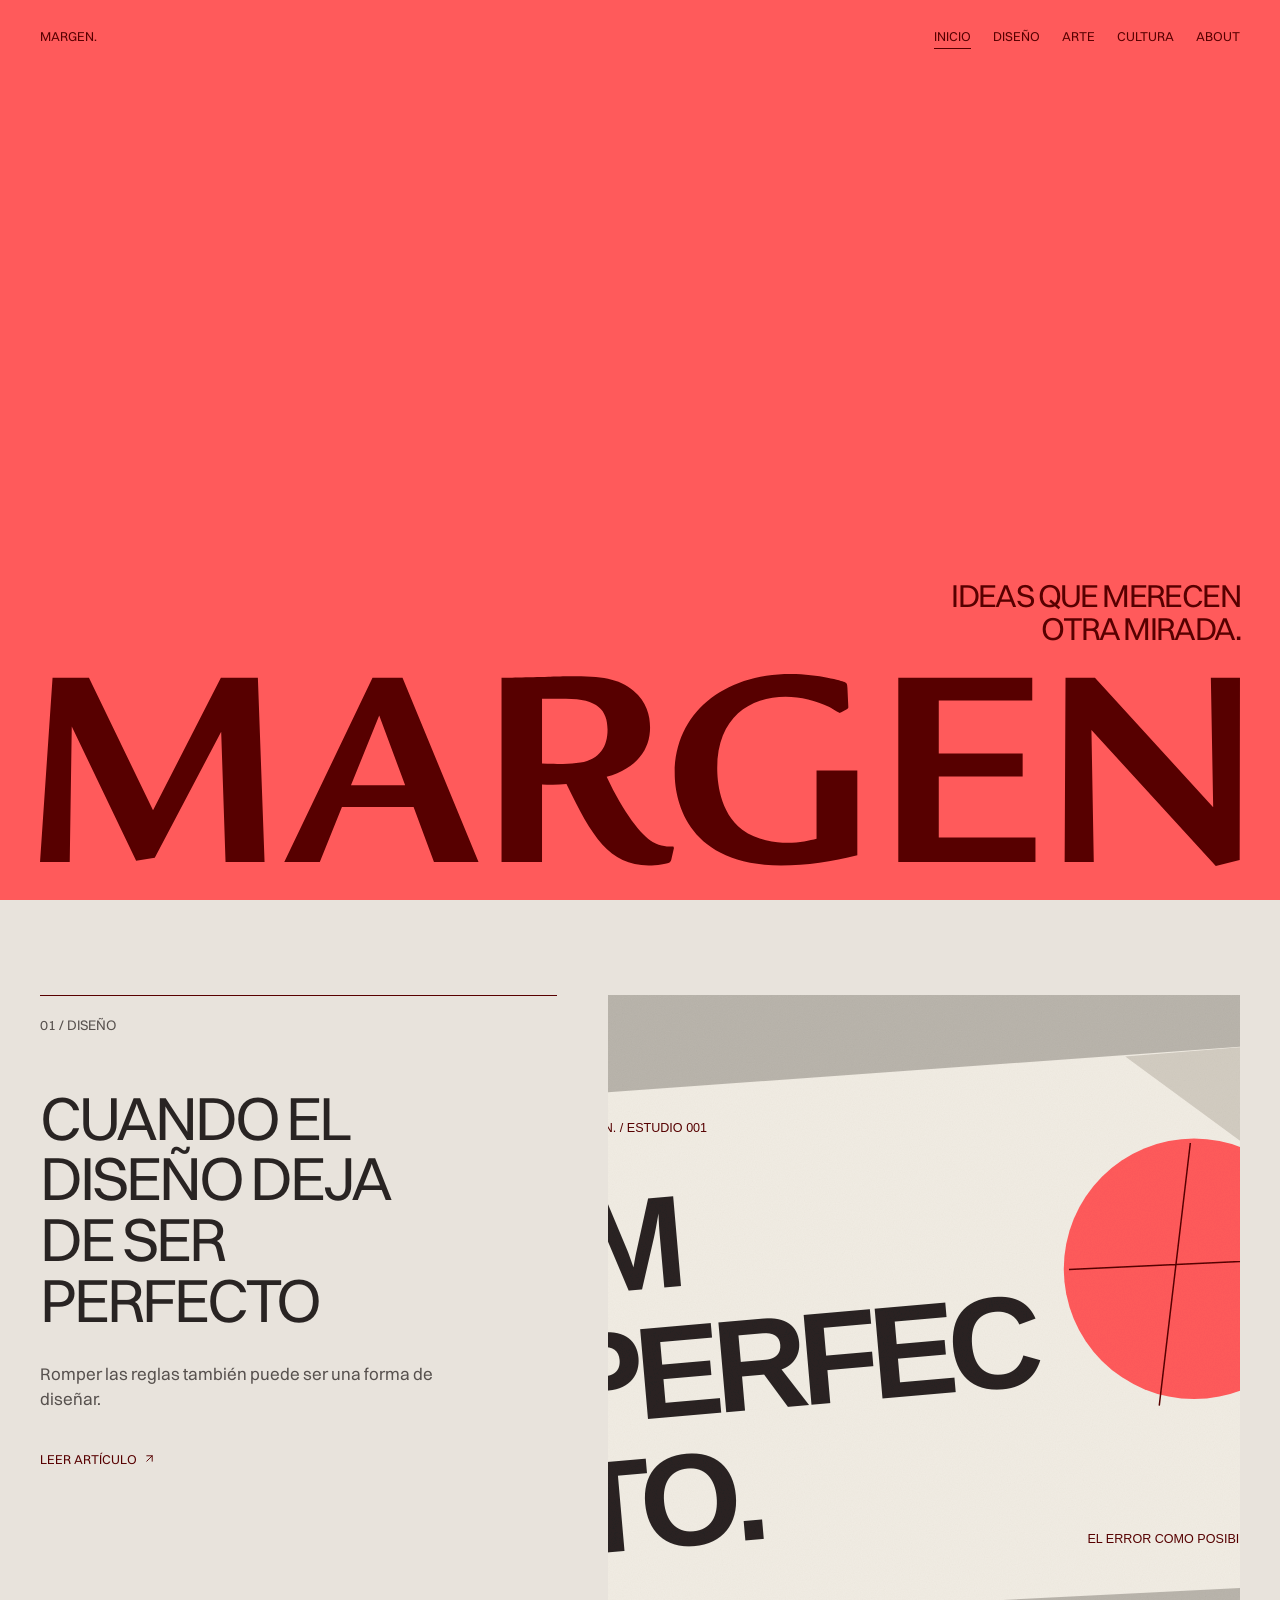
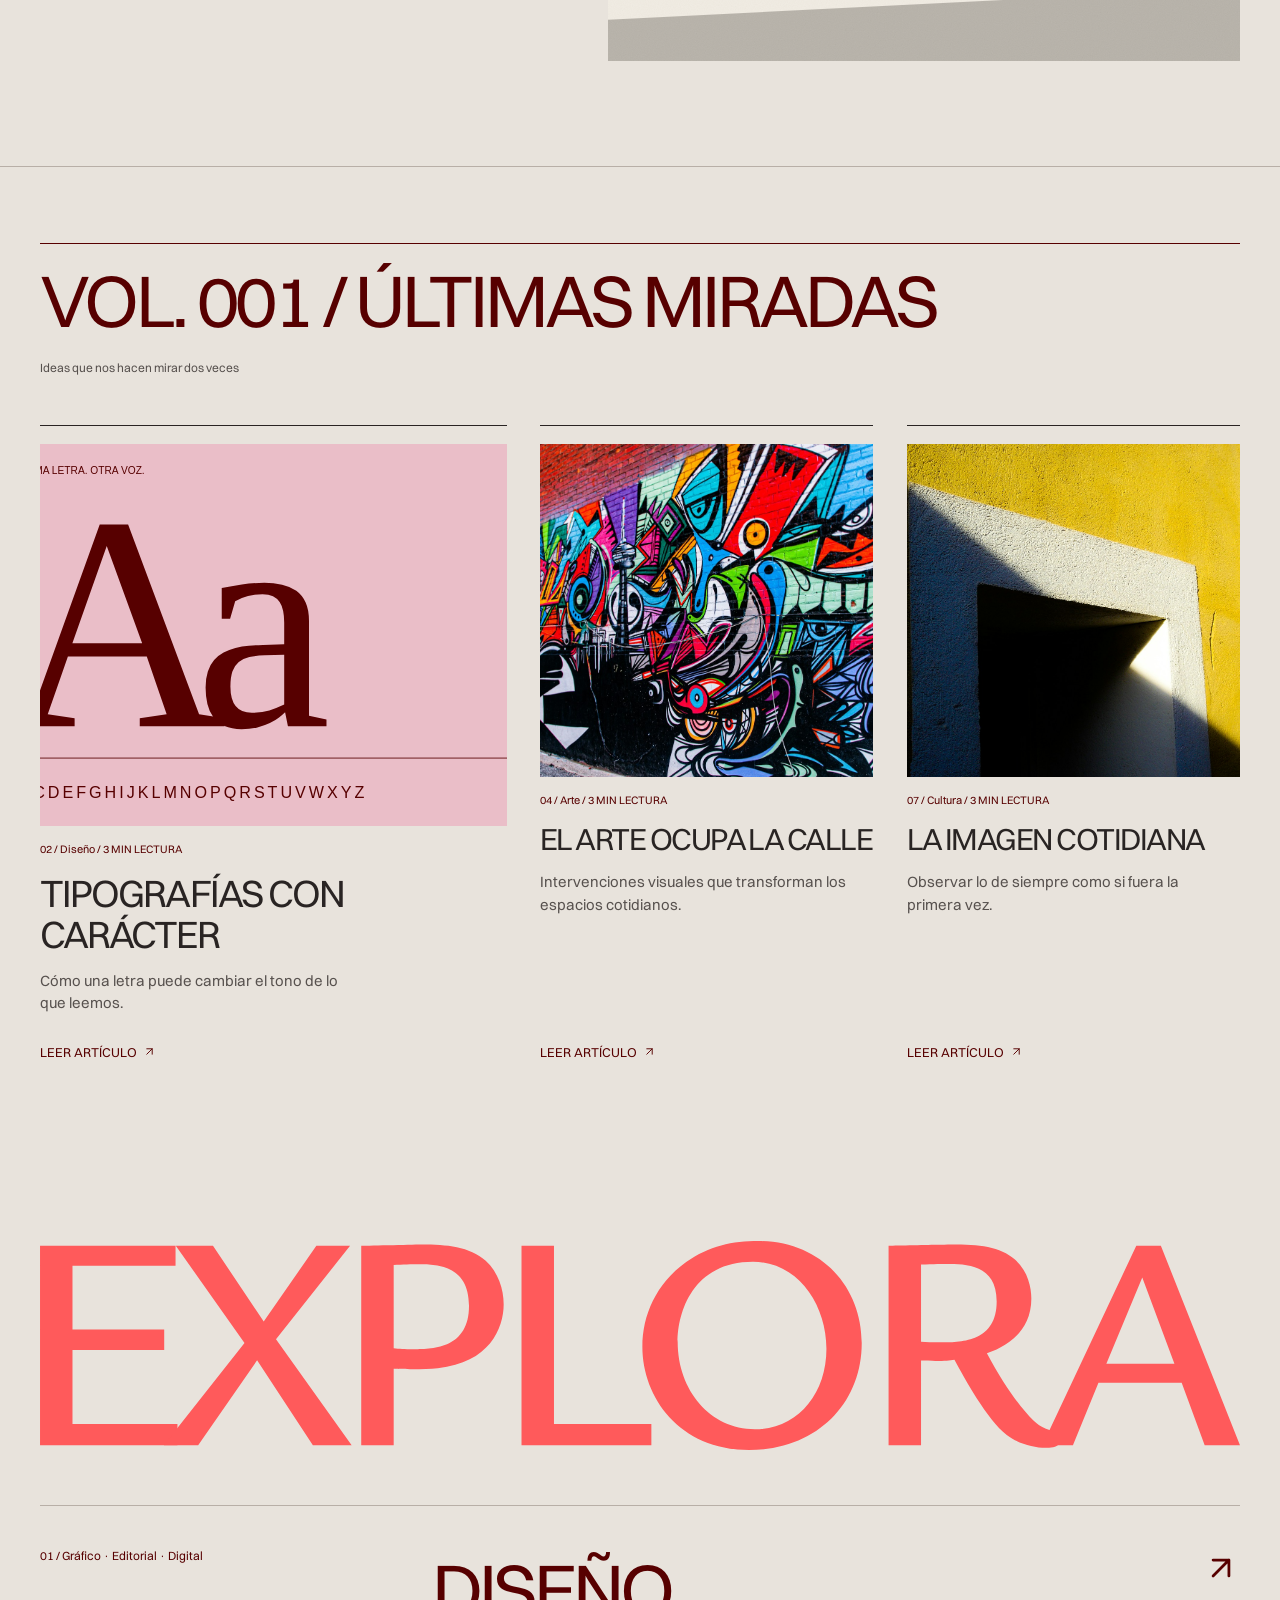
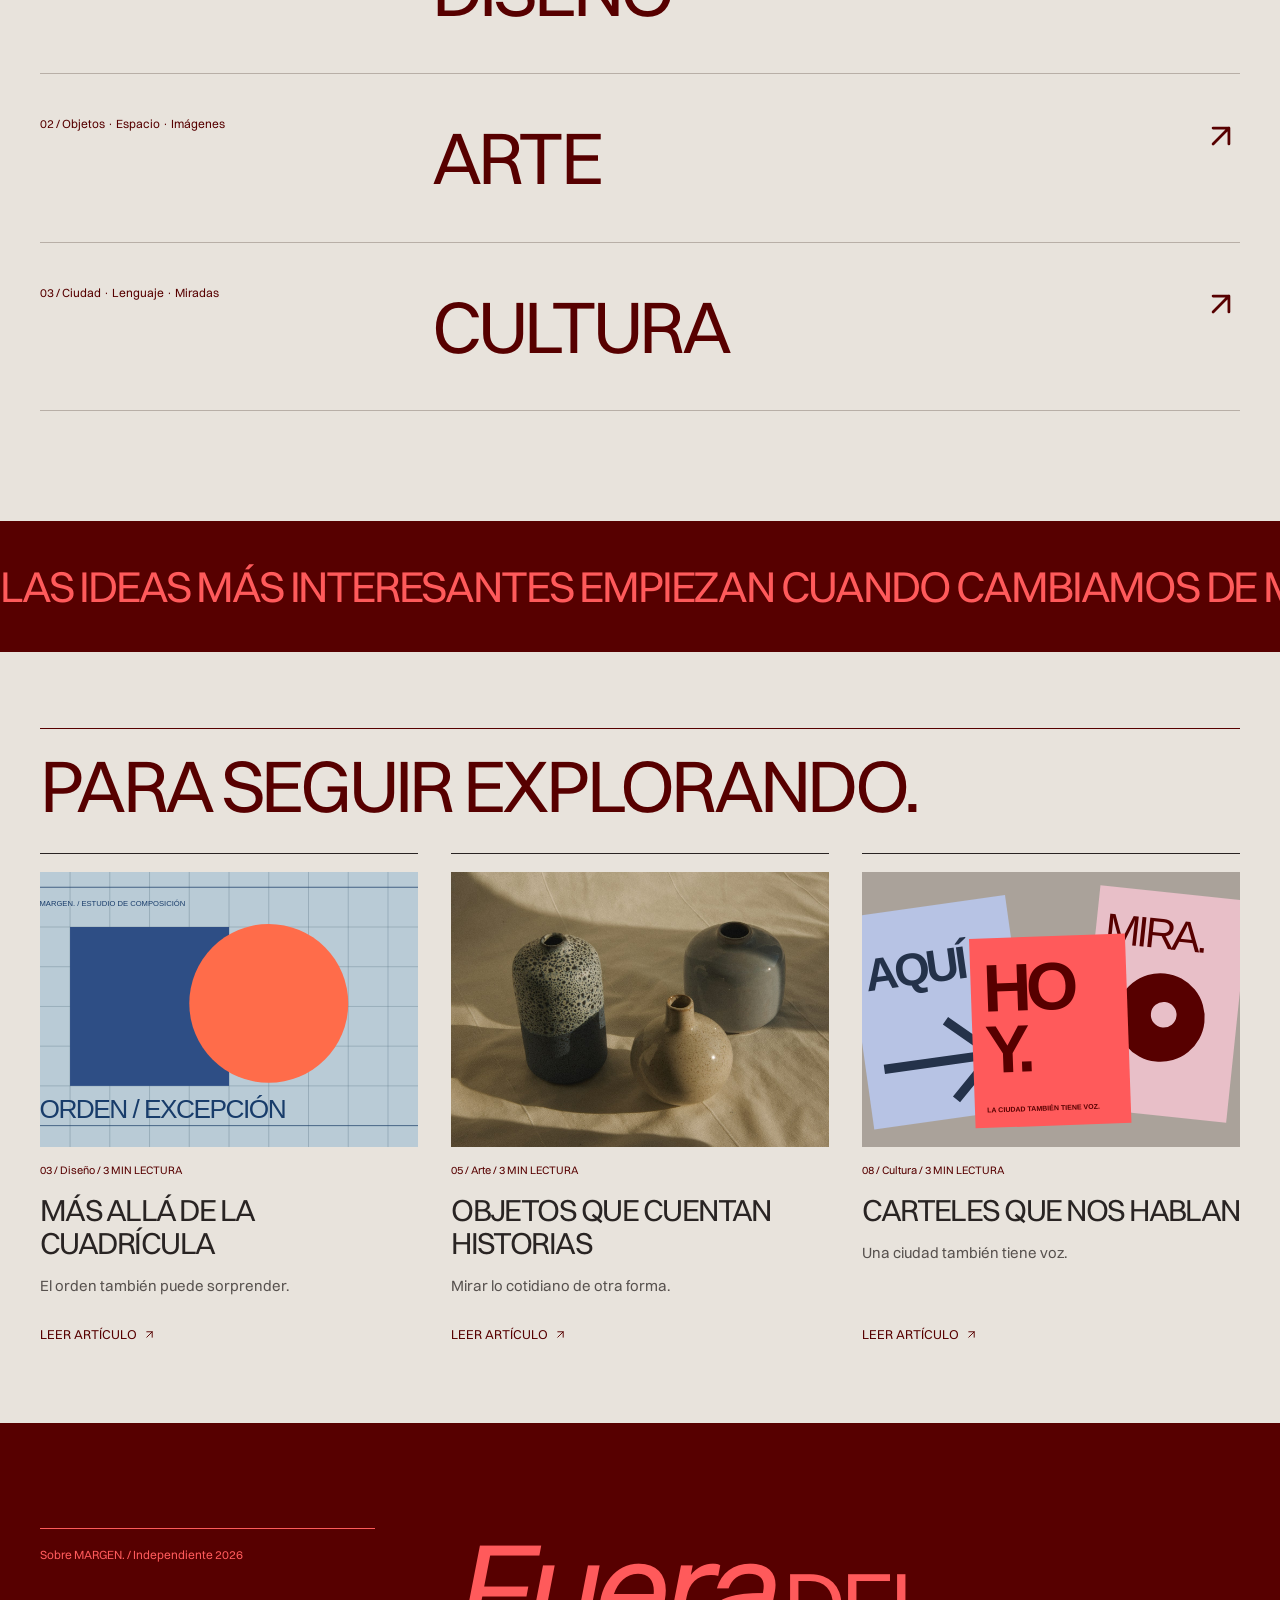
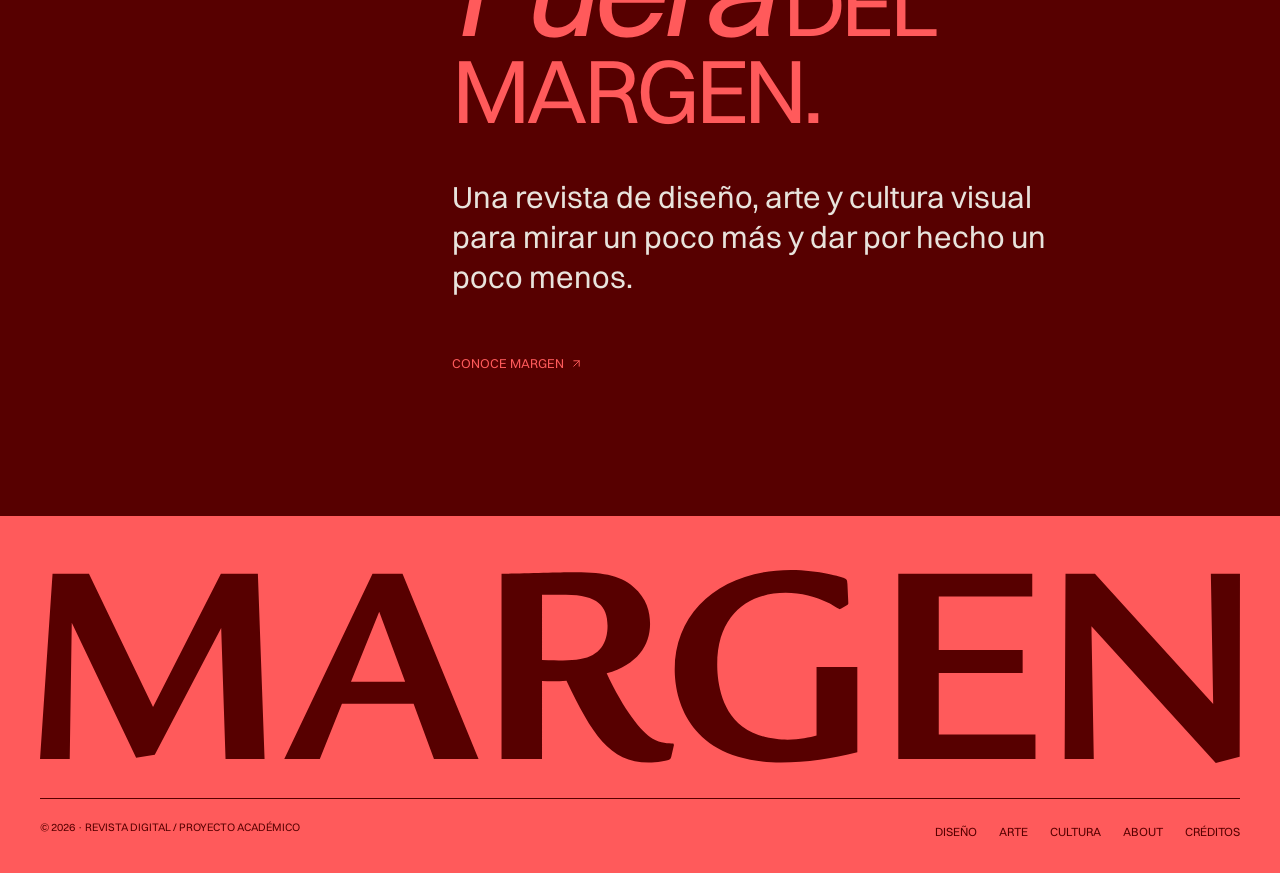
<file: index.html>
<!DOCTYPE html>
<html lang="es">
  <head>
    <meta charset="utf-8">
    <meta name="viewport" content="width=device-width, initial-scale=1.0">
    <meta name="description" content="MARGEN es una revista digital de diseño, arte y cultura visual. Descubre ideas que merecen otra mirada.">
    <meta name="theme-color" content="#ff5a5b">
    <title>Ideas que merecen otra mirada · MARGEN.</title>
    <link href="assets/images/favicon.svg" rel="icon" type="image/svg+xml">
    <link href="css/style.css" rel="stylesheet">
  </head>
  <body>
    <a class="saltar" href="#contenido">Saltar al contenido</a>
    <div class="portada">
      <header class="cabecera" id="arriba">
        <a aria-label="MARGEN, inicio" class="marca" href="index.html">MARGEN.</a>
        <nav aria-label="Navegación principal">
          <a aria-current="page" href="index.html">Inicio</a>
          <a href="diseno.html">Diseño</a>
          <a href="arte.html">Arte</a>
          <a href="cultura.html">Cultura</a>
          <a href="about.html">About</a>
        </nav>
        <input class="menu-toggle" id="menu-toggle" type="checkbox" aria-label="Abrir o cerrar navegación"/>
        <label class="menu-boton" for="menu-toggle">
          <span class="menu-abrir">MENÚ</span>
          <span class="menu-cerrar">CERRAR <svg class="icono" viewBox="0 0 24 24" fill="none" stroke="currentColor" stroke-width="1.75" stroke-linecap="round" stroke-linejoin="round" aria-hidden="true" focusable="false"><path d="M18 6 6 18M6 6l12 12"/></svg></span>
        </label>
        <nav class="menu-movil" aria-label="Navegación móvil">
          <a aria-current="page" href="index.html">Inicio</a>
          <a href="diseno.html">Diseño</a>
          <a href="arte.html">Arte</a>
          <a href="cultura.html">Cultura</a>
          <a href="about.html">About</a>
        </nav>
      </header>
      <div class="portada-interior">
        <p class="claim">
          Ideas que merecen
          <br/>
          otra mirada.
        </p>
        <h1 class="rotulo">
          <img alt="MARGEN" height="218" src="assets/images/margen.svg" width="1360"/>
        </h1>
      </div>
    </div>
    <main id="contenido">
      <section aria-labelledby="titulo-destacado" class="destacado">
        <div class="texto-destacado">
          <p class="etiqueta">01 / DISEÑO</p>
          <h2 id="titulo-destacado">Cuando el diseño deja de ser perfecto</h2>
          <p>Romper las reglas también puede ser una forma de diseñar.</p>
          <a class="boton" href="diseno-imperfecto.html">
            Leer artículo <svg class="icono" viewBox="0 0 24 24" fill="none" stroke="currentColor" stroke-width="1.75" stroke-linecap="round" stroke-linejoin="round" aria-hidden="true" focusable="false"><path d="M7 17 17 7M7 7h10v10"/></svg>
          </a>
        </div>
        <a aria-label="Leer Cuando el diseño deja de ser perfecto" class="imagen-destacada" href="diseno-imperfecto.html">
          <img alt="Composición editorial de papeles superpuestos con la palabra imperfecto y un círculo rojo desplazado." height="900" loading="eager" src="assets/images/imperfecto.svg" width="1400"/>
        </a>
      </section>
      <section aria-labelledby="titulo-ultimas" class="bloque ultimas">
        <h2 id="titulo-ultimas">Vol. 001 / Últimas miradas</h2>
        <p class="etiqueta subtitulo">Ideas que nos hacen mirar dos veces</p>
        <div class="rejilla">
          <article class="tarjeta">
            <a aria-label="Leer Tipografías con carácter" class="imagen-tarjeta" href="tipografias-con-caracter.html">
              <img alt="Muestrario de letras Aa de distintos tamaños en granate sobre fondo rosa." height="900" loading="lazy" src="assets/images/tipografia.svg" width="1400"/>
            </a>
            <p class="etiqueta">02 / Diseño / 3 MIN LECTURA</p>
            <h3>
              <a href="tipografias-con-caracter.html">Tipografías con carácter</a>
            </h3>
            <p>Cómo una letra puede cambiar el tono de lo que leemos.</p>
            <a aria-label="Leer artículo: Tipografías con carácter" class="enlace" href="tipografias-con-caracter.html">
              Leer artículo <svg class="icono" viewBox="0 0 24 24" fill="none" stroke="currentColor" stroke-width="1.75" stroke-linecap="round" stroke-linejoin="round" aria-hidden="true" focusable="false"><path d="M7 17 17 7M7 7h10v10"/></svg>
            </a>
          </article>
          <article class="tarjeta">
            <a aria-label="Leer El arte ocupa la calle" class="imagen-tarjeta" href="arte-ocupa-calle.html">
              <img alt="Mural urbano con formas abstractas y colores vivos sobre un muro de ladrillo." height="900" loading="lazy" src="assets/images/calle.jpg" width="1400"/>
            </a>
            <p class="etiqueta">04 / Arte / 3 MIN LECTURA</p>
            <h3>
              <a href="arte-ocupa-calle.html">El arte ocupa la calle</a>
            </h3>
            <p>Intervenciones visuales que transforman los espacios cotidianos.</p>
            <a aria-label="Leer artículo: El arte ocupa la calle" class="enlace" href="arte-ocupa-calle.html">
              Leer artículo <svg class="icono" viewBox="0 0 24 24" fill="none" stroke="currentColor" stroke-width="1.75" stroke-linecap="round" stroke-linejoin="round" aria-hidden="true" focusable="false"><path d="M7 17 17 7M7 7h10v10"/></svg>
            </a>
          </article>
          <article class="tarjeta">
            <a aria-label="Leer La imagen cotidiana" class="imagen-tarjeta" href="imagen-cotidiana.html">
              <img alt="Detalle de una pared amarilla y blanca atravesada por una sombra diagonal." height="900" loading="lazy" src="assets/images/cotidiana.jpg" width="1400"/>
            </a>
            <p class="etiqueta">07 / Cultura / 3 MIN LECTURA</p>
            <h3>
              <a href="imagen-cotidiana.html">La imagen cotidiana</a>
            </h3>
            <p>Observar lo de siempre como si fuera la primera vez.</p>
            <a aria-label="Leer artículo: La imagen cotidiana" class="enlace" href="imagen-cotidiana.html">
              Leer artículo <svg class="icono" viewBox="0 0 24 24" fill="none" stroke="currentColor" stroke-width="1.75" stroke-linecap="round" stroke-linejoin="round" aria-hidden="true" focusable="false"><path d="M7 17 17 7M7 7h10v10"/></svg>
            </a>
          </article>
        </div>
      </section>
      <section aria-labelledby="titulo-explora" class="explora bloque">
        <h2 class="rotulo" id="titulo-explora">
          <img alt="Explora" height="237" src="assets/images/explora.svg" width="1360"/>
        </h2>
        <a class="fila-categoria" href="diseno.html">
          <span class="etiqueta">01 / Gráfico · Editorial · Digital</span>
          <span class="nombre-categoria">Diseño</span>
          <span aria-hidden="true" class="flecha">
            <svg class="icono" viewBox="0 0 24 24" fill="none" stroke="currentColor" stroke-width="1.75" stroke-linecap="round" stroke-linejoin="round" aria-hidden="true" focusable="false"><path d="M7 17 17 7M7 7h10v10"/></svg>
          </span>
        </a>
        <a class="fila-categoria" href="arte.html">
          <span class="etiqueta">02 / Objetos · Espacio · Imágenes</span>
          <span class="nombre-categoria">Arte</span>
          <span aria-hidden="true" class="flecha">
            <svg class="icono" viewBox="0 0 24 24" fill="none" stroke="currentColor" stroke-width="1.75" stroke-linecap="round" stroke-linejoin="round" aria-hidden="true" focusable="false"><path d="M7 17 17 7M7 7h10v10"/></svg>
          </span>
        </a>
        <a class="fila-categoria" href="cultura.html">
          <span class="etiqueta">03 / Ciudad · Lenguaje · Miradas</span>
          <span class="nombre-categoria">Cultura</span>
          <span aria-hidden="true" class="flecha">
            <svg class="icono" viewBox="0 0 24 24" fill="none" stroke="currentColor" stroke-width="1.75" stroke-linecap="round" stroke-linejoin="round" aria-hidden="true" focusable="false"><path d="M7 17 17 7M7 7h10v10"/></svg>
          </span>
        </a>
      </section>
      <aside class="cita">
        <div class="cita-pista">
          <p class="cita-texto">Las ideas más interesantes empiezan cuando cambiamos de mirada. <span aria-hidden="true"><svg class="icono" viewBox="0 0 24 24" fill="none" stroke="currentColor" stroke-width="1.75" stroke-linecap="round" stroke-linejoin="round" aria-hidden="true" focusable="false"><path d="M12 2v20M2 12h20M4.93 4.93l14.14 14.14M19.07 4.93 4.93 19.07"/></svg></span></p>
          <p class="cita-texto" aria-hidden="true">Las ideas más interesantes empiezan cuando cambiamos de mirada. <svg class="icono" viewBox="0 0 24 24" fill="none" stroke="currentColor" stroke-width="1.75" stroke-linecap="round" stroke-linejoin="round" aria-hidden="true" focusable="false"><path d="M12 2v20M2 12h20M4.93 4.93l14.14 14.14M19.07 4.93 4.93 19.07"/></svg></p>
        </div>
      </aside>
      <section aria-labelledby="titulo-siguientes" class="bloque siguientes">
        <h2 id="titulo-siguientes">Para seguir explorando.</h2>
        <div class="rejilla">
          <article class="tarjeta">
            <a aria-label="Leer Más allá de la cuadrícula" class="imagen-tarjeta" href="mas-alla-cuadricula.html">
              <img alt="Retícula editorial azul con una forma circular coral que atraviesa varias columnas." height="900" loading="lazy" src="assets/images/reticula.svg" width="1400"/>
            </a>
            <p class="etiqueta">03 / Diseño / 3 MIN LECTURA</p>
            <h3>
              <a href="mas-alla-cuadricula.html">Más allá de la cuadrícula</a>
            </h3>
            <p>El orden también puede sorprender.</p>
            <a aria-label="Leer artículo: Más allá de la cuadrícula" class="enlace" href="mas-alla-cuadricula.html">
              Leer artículo <svg class="icono" viewBox="0 0 24 24" fill="none" stroke="currentColor" stroke-width="1.75" stroke-linecap="round" stroke-linejoin="round" aria-hidden="true" focusable="false"><path d="M7 17 17 7M7 7h10v10"/></svg>
            </a>
          </article>
          <article class="tarjeta">
            <a aria-label="Leer Objetos que cuentan historias" class="imagen-tarjeta" href="objetos-historias.html">
              <img alt="Tres recipientes de cerámica con distintos esmaltes colocados sobre una tela beige." height="900" loading="lazy" src="assets/images/objetos.jpg" width="1400"/>
            </a>
            <p class="etiqueta">05 / Arte / 3 MIN LECTURA</p>
            <h3>
              <a href="objetos-historias.html">Objetos que cuentan historias</a>
            </h3>
            <p>Mirar lo cotidiano de otra forma.</p>
            <a aria-label="Leer artículo: Objetos que cuentan historias" class="enlace" href="objetos-historias.html">
              Leer artículo <svg class="icono" viewBox="0 0 24 24" fill="none" stroke="currentColor" stroke-width="1.75" stroke-linecap="round" stroke-linejoin="round" aria-hidden="true" focusable="false"><path d="M7 17 17 7M7 7h10v10"/></svg>
            </a>
          </article>
          <article class="tarjeta">
            <a aria-label="Leer Carteles que nos hablan" class="imagen-tarjeta" href="carteles-hablan.html">
              <img alt="Composición de tres carteles superpuestos con las palabras aquí, hoy y mira." height="900" loading="lazy" src="assets/images/carteles.svg" width="1400"/>
            </a>
            <p class="etiqueta">08 / Cultura / 3 MIN LECTURA</p>
            <h3>
              <a href="carteles-hablan.html">Carteles que nos hablan</a>
            </h3>
            <p>Una ciudad también tiene voz.</p>
            <a aria-label="Leer artículo: Carteles que nos hablan" class="enlace" href="carteles-hablan.html">
              Leer artículo <svg class="icono" viewBox="0 0 24 24" fill="none" stroke="currentColor" stroke-width="1.75" stroke-linecap="round" stroke-linejoin="round" aria-hidden="true" focusable="false"><path d="M7 17 17 7M7 7h10v10"/></svg>
            </a>
          </article>
        </div>
      </section>
      <section aria-labelledby="titulo-manifiesto" class="manifiesto bloque">
        <p class="etiqueta">Sobre MARGEN. / Independiente 2026</p>
        <h2 id="titulo-manifiesto">
          <em>
            Fuera
          </em>
          del Margen.
        </h2>
        <p class="entradilla">Una revista de diseño, arte y cultura visual para mirar un poco más y dar por hecho un poco menos.</p>
        <a class="enlace" href="about.html">
          Conoce MARGEN <svg class="icono" viewBox="0 0 24 24" fill="none" stroke="currentColor" stroke-width="1.75" stroke-linecap="round" stroke-linejoin="round" aria-hidden="true" focusable="false"><path d="M7 17 17 7M7 7h10v10"/></svg>
        </a>
      </section>
    </main>
    <footer class="pie">
      <a aria-label="MARGEN, volver al inicio" class="rotulo" href="index.html">
        <img alt="MARGEN" height="218" src="assets/images/margen.svg" width="1360"/>
      </a>
      <div class="pie-inferior">
        <p>© 2026 · REVISTA DIGITAL / PROYECTO ACADÉMICO</p>
        <nav aria-label="Navegación del pie">
          <a href="diseno.html">Diseño</a>
          <a href="arte.html">Arte</a>
          <a href="cultura.html">Cultura</a>
          <a href="about.html">About</a>
          <a href="creditos.html">Créditos</a>
        </nav>
      </div>
    </footer>
  </body>
</html>
</file>
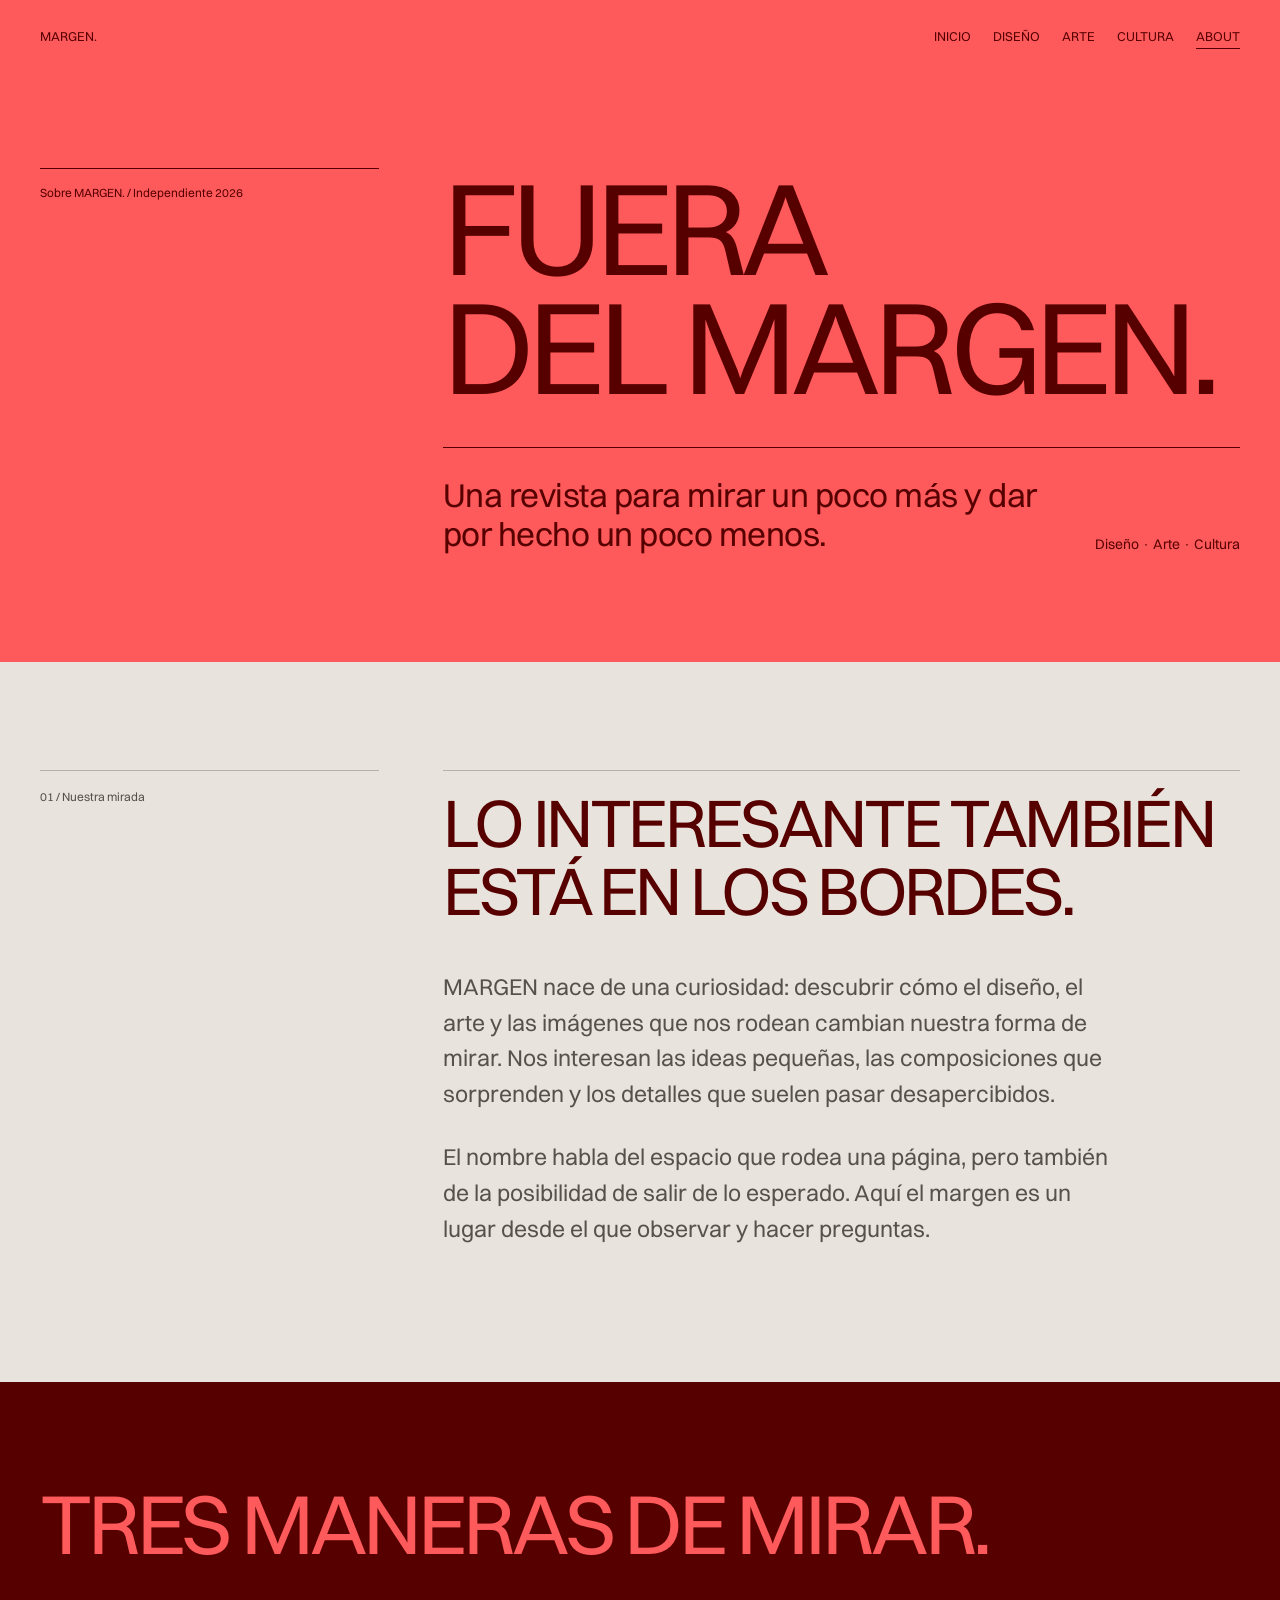
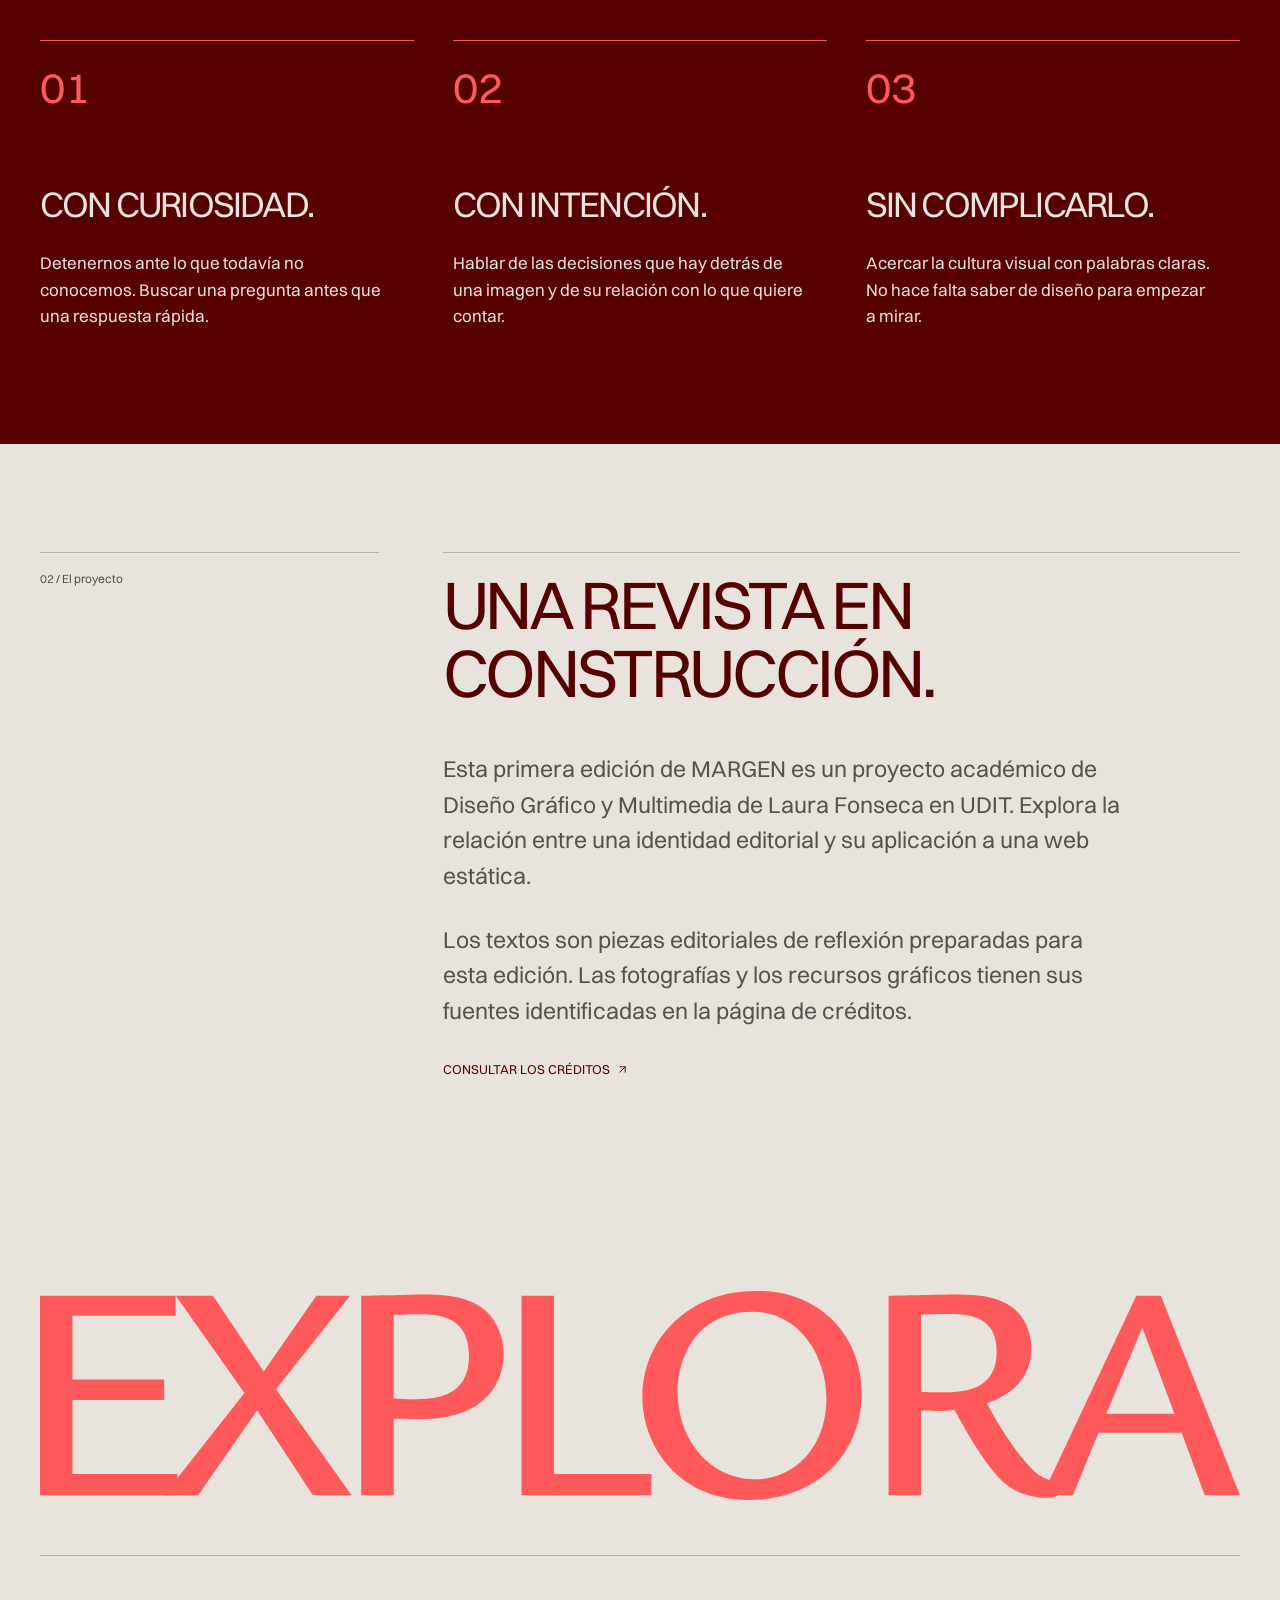
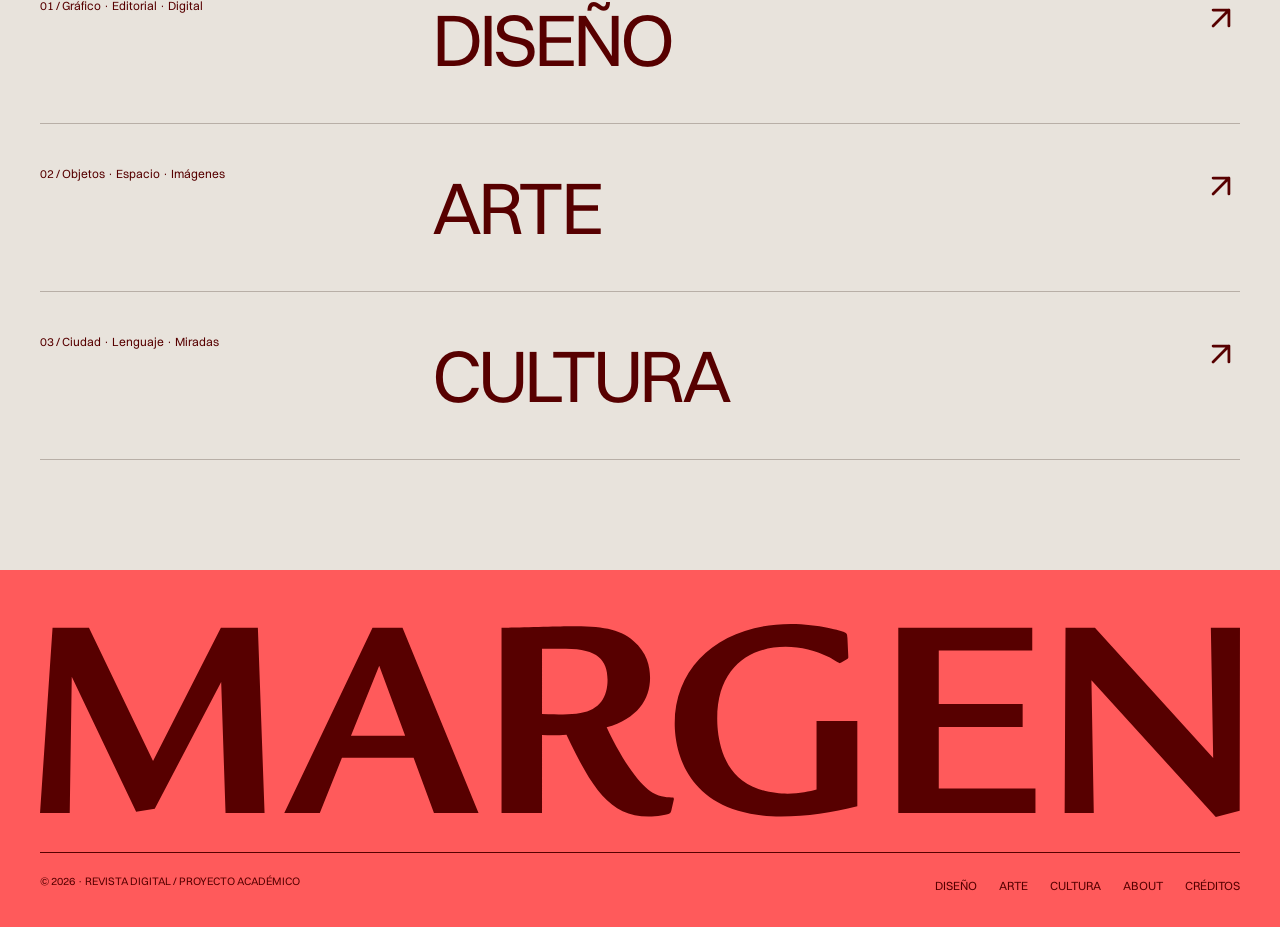
<file: about.html>
<!DOCTYPE html>
<html lang="es">
  <head>
    <meta charset="utf-8">
    <meta name="viewport" content="width=device-width, initial-scale=1.0">
    <meta name="description" content="Una revista independiente de diseño, arte y cultura visual. Conoce la mirada de MARGEN.">
    <meta name="theme-color" content="#ff5a5b">
    <title>Sobre la revista · MARGEN.</title>
    <link href="assets/images/favicon.svg" rel="icon" type="image/svg+xml">
    <link href="css/style.css" rel="stylesheet">
  </head>
  <body>
    <a class="saltar" href="#contenido">Saltar al contenido</a>
    <header class="cabecera" id="arriba">
      <a aria-label="MARGEN, inicio" class="marca" href="index.html">MARGEN.</a>
      <nav aria-label="Navegación principal">
        <a href="index.html">Inicio</a>
        <a href="diseno.html">Diseño</a>
        <a href="arte.html">Arte</a>
        <a href="cultura.html">Cultura</a>
        <a aria-current="page" href="about.html">About</a>
      </nav>
      <input class="menu-toggle" id="menu-toggle" type="checkbox" aria-label="Abrir o cerrar navegación"/>
      <label class="menu-boton" for="menu-toggle">
        <span class="menu-abrir">MENÚ</span>
        <span class="menu-cerrar">CERRAR <svg class="icono" viewBox="0 0 24 24" fill="none" stroke="currentColor" stroke-width="1.75" stroke-linecap="round" stroke-linejoin="round" aria-hidden="true" focusable="false"><path d="M18 6 6 18M6 6l12 12"/></svg></span>
      </label>
      <nav class="menu-movil" aria-label="Navegación móvil">
        <a href="index.html">Inicio</a>
        <a href="diseno.html">Diseño</a>
        <a href="arte.html">Arte</a>
        <a href="cultura.html">Cultura</a>
        <a aria-current="page" href="about.html">About</a>
      </nav>
    </header>
    <main id="contenido">
      <section class="cabecera-seccion bloque">
        <p class="etiqueta">Sobre MARGEN. / Independiente 2026</p>
        <h1>
          Fuera
          <br/>
          del Margen.
        </h1>
        <div class="descripcion-seccion">
          <p>Una revista para mirar un poco más y dar por hecho un poco menos.</p>
          <span class="etiqueta">Diseño · Arte · Cultura</span>
        </div>
      </section>
      <section aria-labelledby="quienes" class="sobre-grid bloque">
        <p class="etiqueta">01 / Nuestra mirada</p>
        <div>
          <h2 id="quienes">Lo interesante también está en los bordes.</h2>
          <p>MARGEN nace de una curiosidad: descubrir cómo el diseño, el arte y las imágenes que nos rodean cambian nuestra forma de mirar. Nos interesan las ideas pequeñas, las composiciones que sorprenden y los detalles que suelen pasar desapercibidos.</p>
          <p>El nombre habla del espacio que rodea una página, pero también de la posibilidad de salir de lo esperado. Aquí el margen es un lugar desde el que observar y hacer preguntas.</p>
        </div>
      </section>
      <section aria-labelledby="principios" class="principios bloque">
        <h2 id="principios">Tres maneras de mirar.</h2>
        <div class="rejilla">
          <article>
            <p class="numero">01</p>
            <h3>Con curiosidad.</h3>
            <p>Detenernos ante lo que todavía no conocemos. Buscar una pregunta antes que una respuesta rápida.</p>
          </article>
          <article>
            <p class="numero">02</p>
            <h3>Con intención.</h3>
            <p>Hablar de las decisiones que hay detrás de una imagen y de su relación con lo que quiere contar.</p>
          </article>
          <article>
            <p class="numero">03</p>
            <h3>Sin complicarlo.</h3>
            <p>Acercar la cultura visual con palabras claras. No hace falta saber de diseño para empezar a mirar.</p>
          </article>
        </div>
      </section>
      <section aria-labelledby="proyecto" class="sobre-grid bloque proyecto">
        <p class="etiqueta">02 / El proyecto</p>
        <div>
          <h2 id="proyecto">Una revista en construcción.</h2>
          <p>Esta primera edición de MARGEN es un proyecto académico de Diseño Gráfico y Multimedia de Laura Fonseca en UDIT. Explora la relación entre una identidad editorial y su aplicación a una web estática.</p>
          <p>Los textos son piezas editoriales de reflexión preparadas para esta edición. Las fotografías y los recursos gráficos tienen sus fuentes identificadas en la página de créditos.</p>
          <a class="enlace" href="creditos.html">
            Consultar los créditos <svg class="icono" viewBox="0 0 24 24" fill="none" stroke="currentColor" stroke-width="1.75" stroke-linecap="round" stroke-linejoin="round" aria-hidden="true" focusable="false"><path d="M7 17 17 7M7 7h10v10"/></svg>
          </a>
        </div>
      </section>
      <section aria-labelledby="titulo-explora" class="explora bloque">
        <h2 class="rotulo" id="titulo-explora">
          <img alt="Explora" height="237" src="assets/images/explora.svg" width="1360"/>
        </h2>
        <a class="fila-categoria" href="diseno.html">
          <span class="etiqueta">01 / Gráfico · Editorial · Digital</span>
          <span class="nombre-categoria">Diseño</span>
          <span aria-hidden="true" class="flecha">
            <svg class="icono" viewBox="0 0 24 24" fill="none" stroke="currentColor" stroke-width="1.75" stroke-linecap="round" stroke-linejoin="round" aria-hidden="true" focusable="false"><path d="M7 17 17 7M7 7h10v10"/></svg>
          </span>
        </a>
        <a class="fila-categoria" href="arte.html">
          <span class="etiqueta">02 / Objetos · Espacio · Imágenes</span>
          <span class="nombre-categoria">Arte</span>
          <span aria-hidden="true" class="flecha">
            <svg class="icono" viewBox="0 0 24 24" fill="none" stroke="currentColor" stroke-width="1.75" stroke-linecap="round" stroke-linejoin="round" aria-hidden="true" focusable="false"><path d="M7 17 17 7M7 7h10v10"/></svg>
          </span>
        </a>
        <a class="fila-categoria" href="cultura.html">
          <span class="etiqueta">03 / Ciudad · Lenguaje · Miradas</span>
          <span class="nombre-categoria">Cultura</span>
          <span aria-hidden="true" class="flecha">
            <svg class="icono" viewBox="0 0 24 24" fill="none" stroke="currentColor" stroke-width="1.75" stroke-linecap="round" stroke-linejoin="round" aria-hidden="true" focusable="false"><path d="M7 17 17 7M7 7h10v10"/></svg>
          </span>
        </a>
      </section>
    </main>
    <footer class="pie">
      <a aria-label="MARGEN, volver al inicio" class="rotulo" href="index.html">
        <img alt="MARGEN" height="218" src="assets/images/margen.svg" width="1360"/>
      </a>
      <div class="pie-inferior">
        <p>© 2026 · REVISTA DIGITAL / PROYECTO ACADÉMICO</p>
        <nav aria-label="Navegación del pie">
          <a href="diseno.html">Diseño</a>
          <a href="arte.html">Arte</a>
          <a href="cultura.html">Cultura</a>
          <a href="about.html">About</a>
          <a href="creditos.html">Créditos</a>
        </nav>
      </div>
    </footer>
  </body>
</html>
</file>
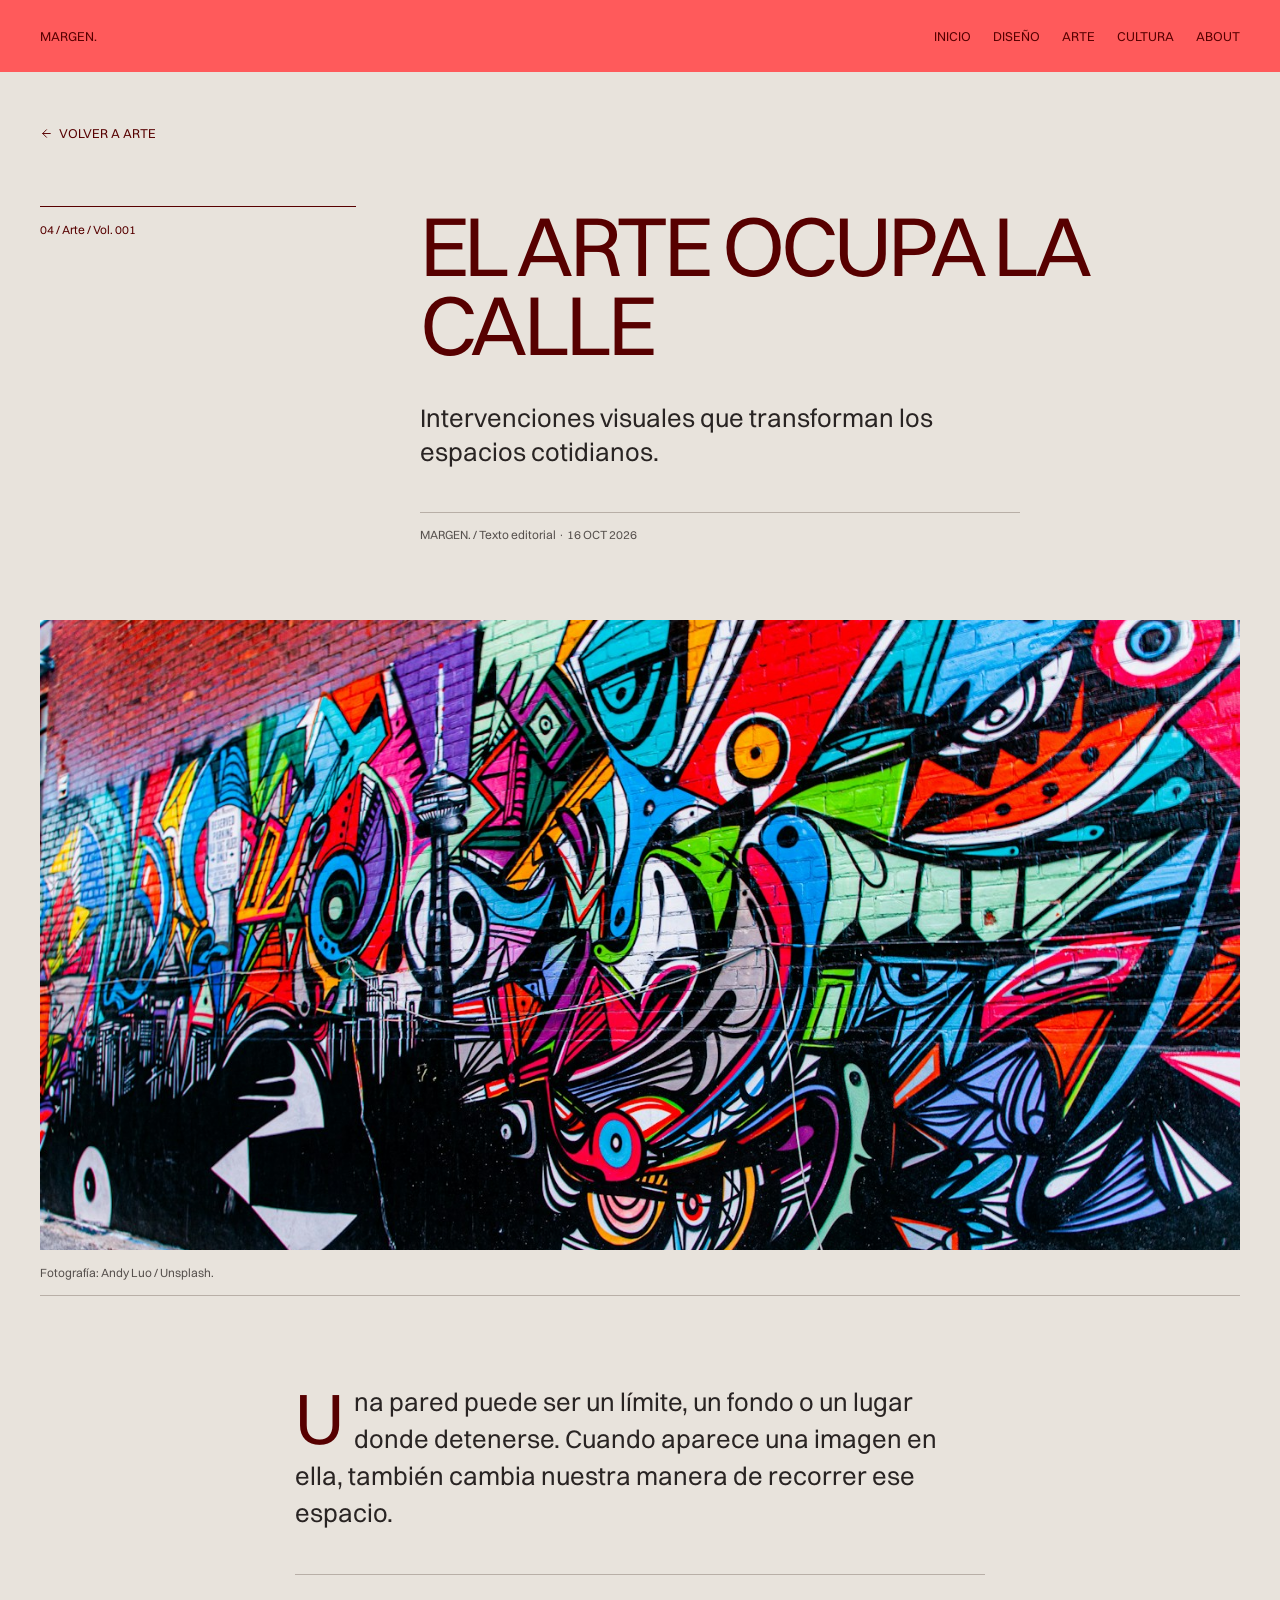
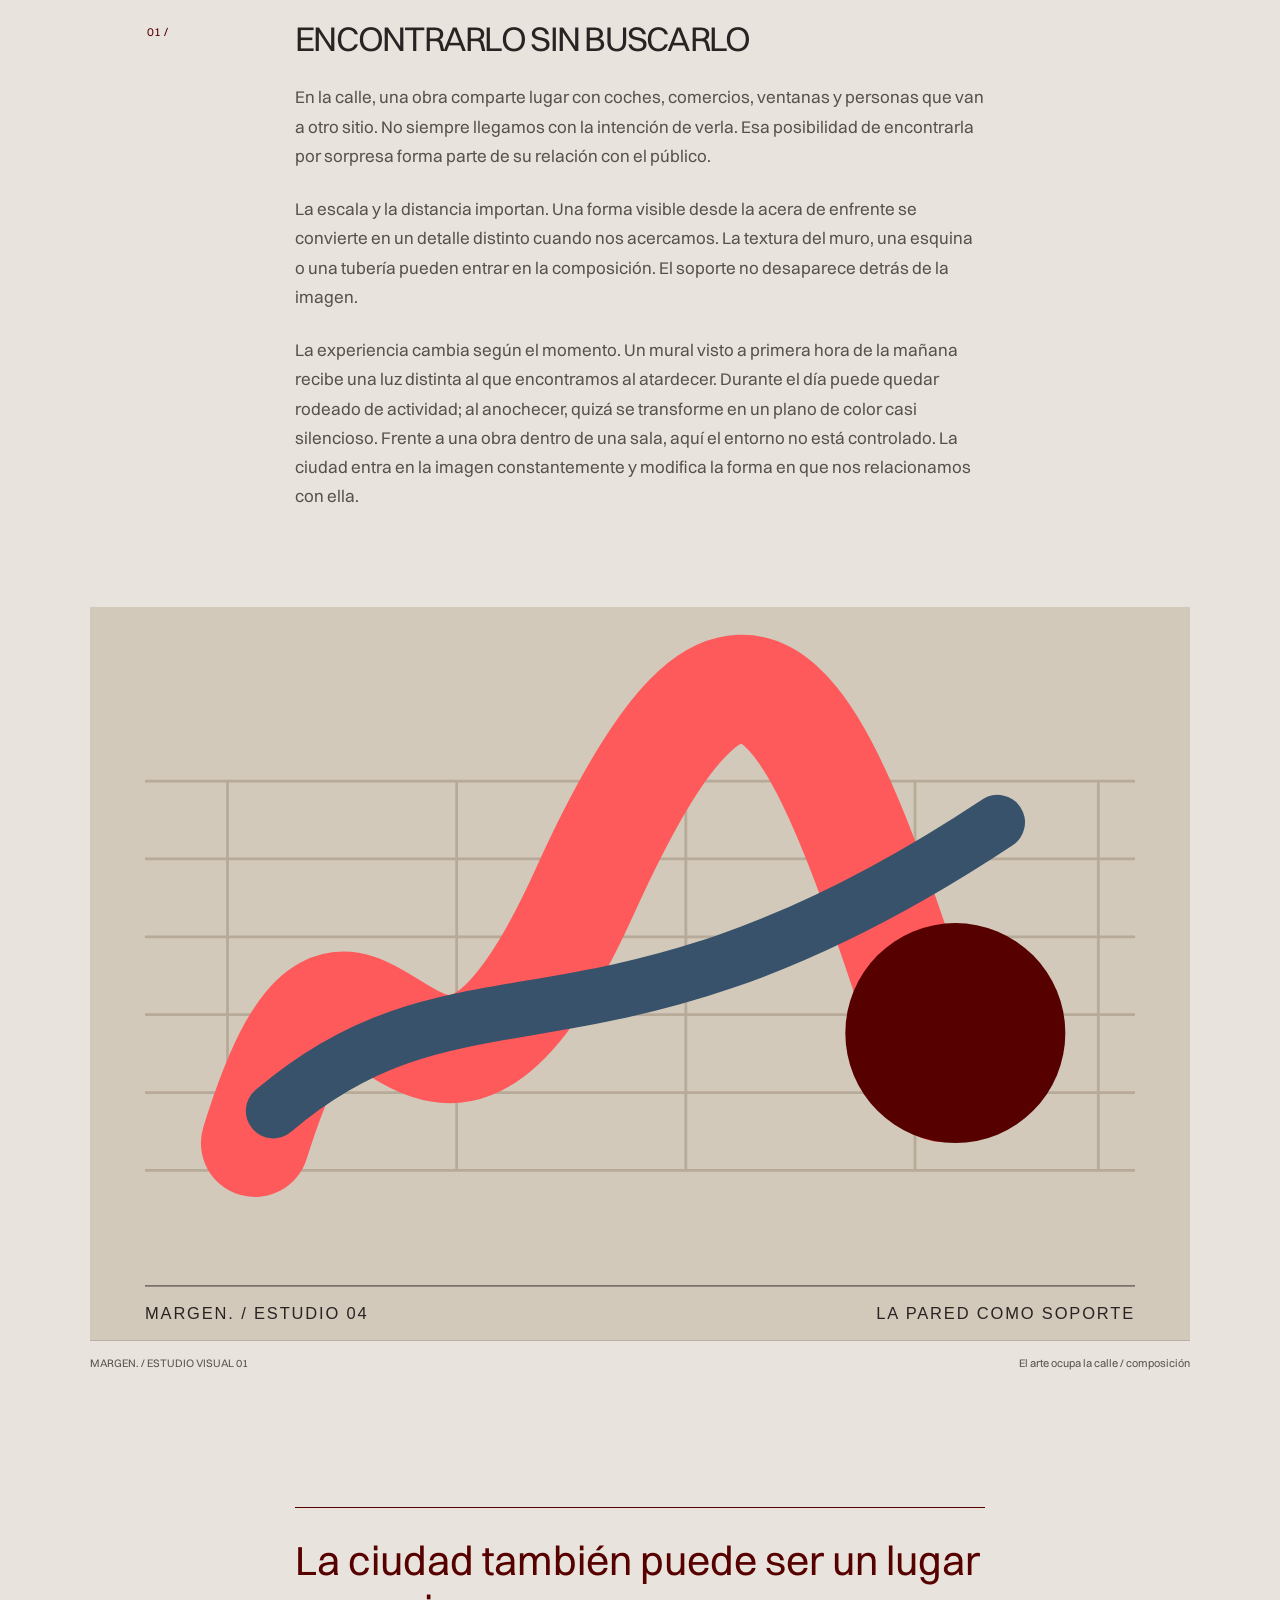
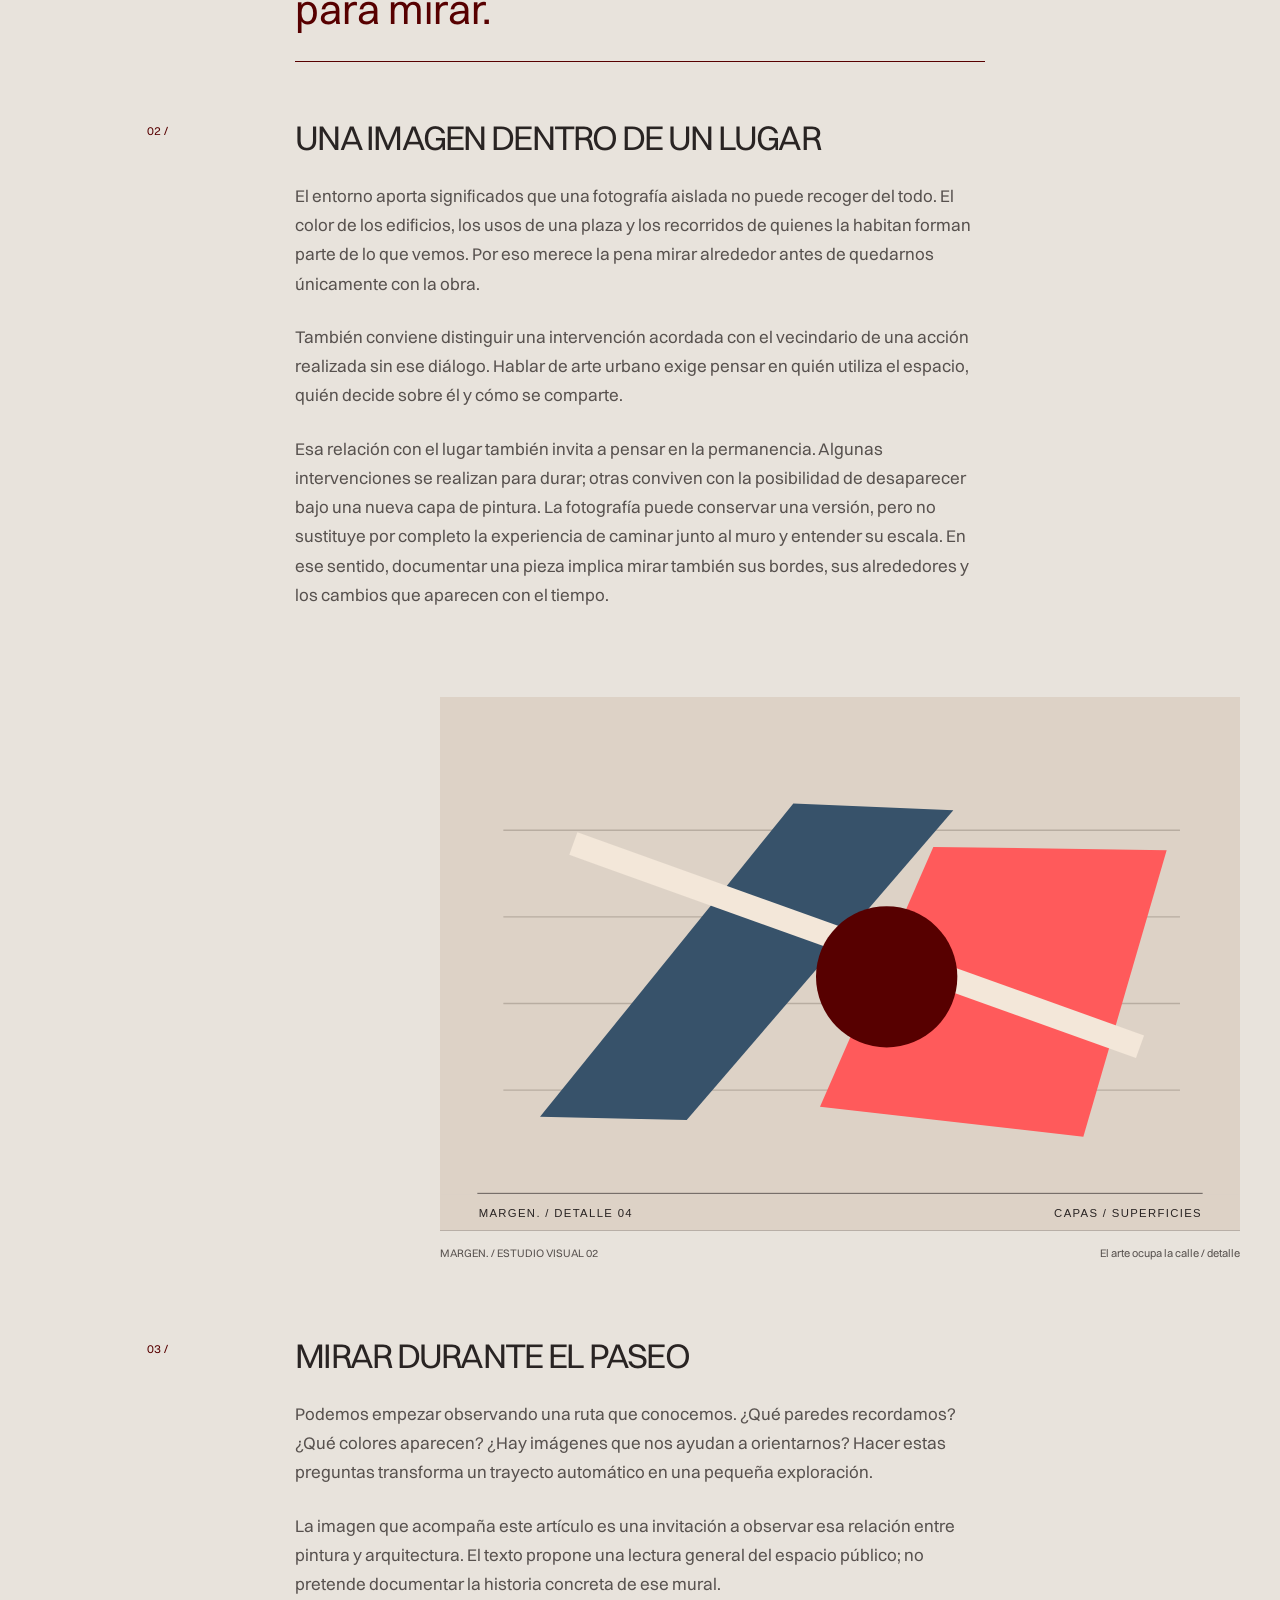
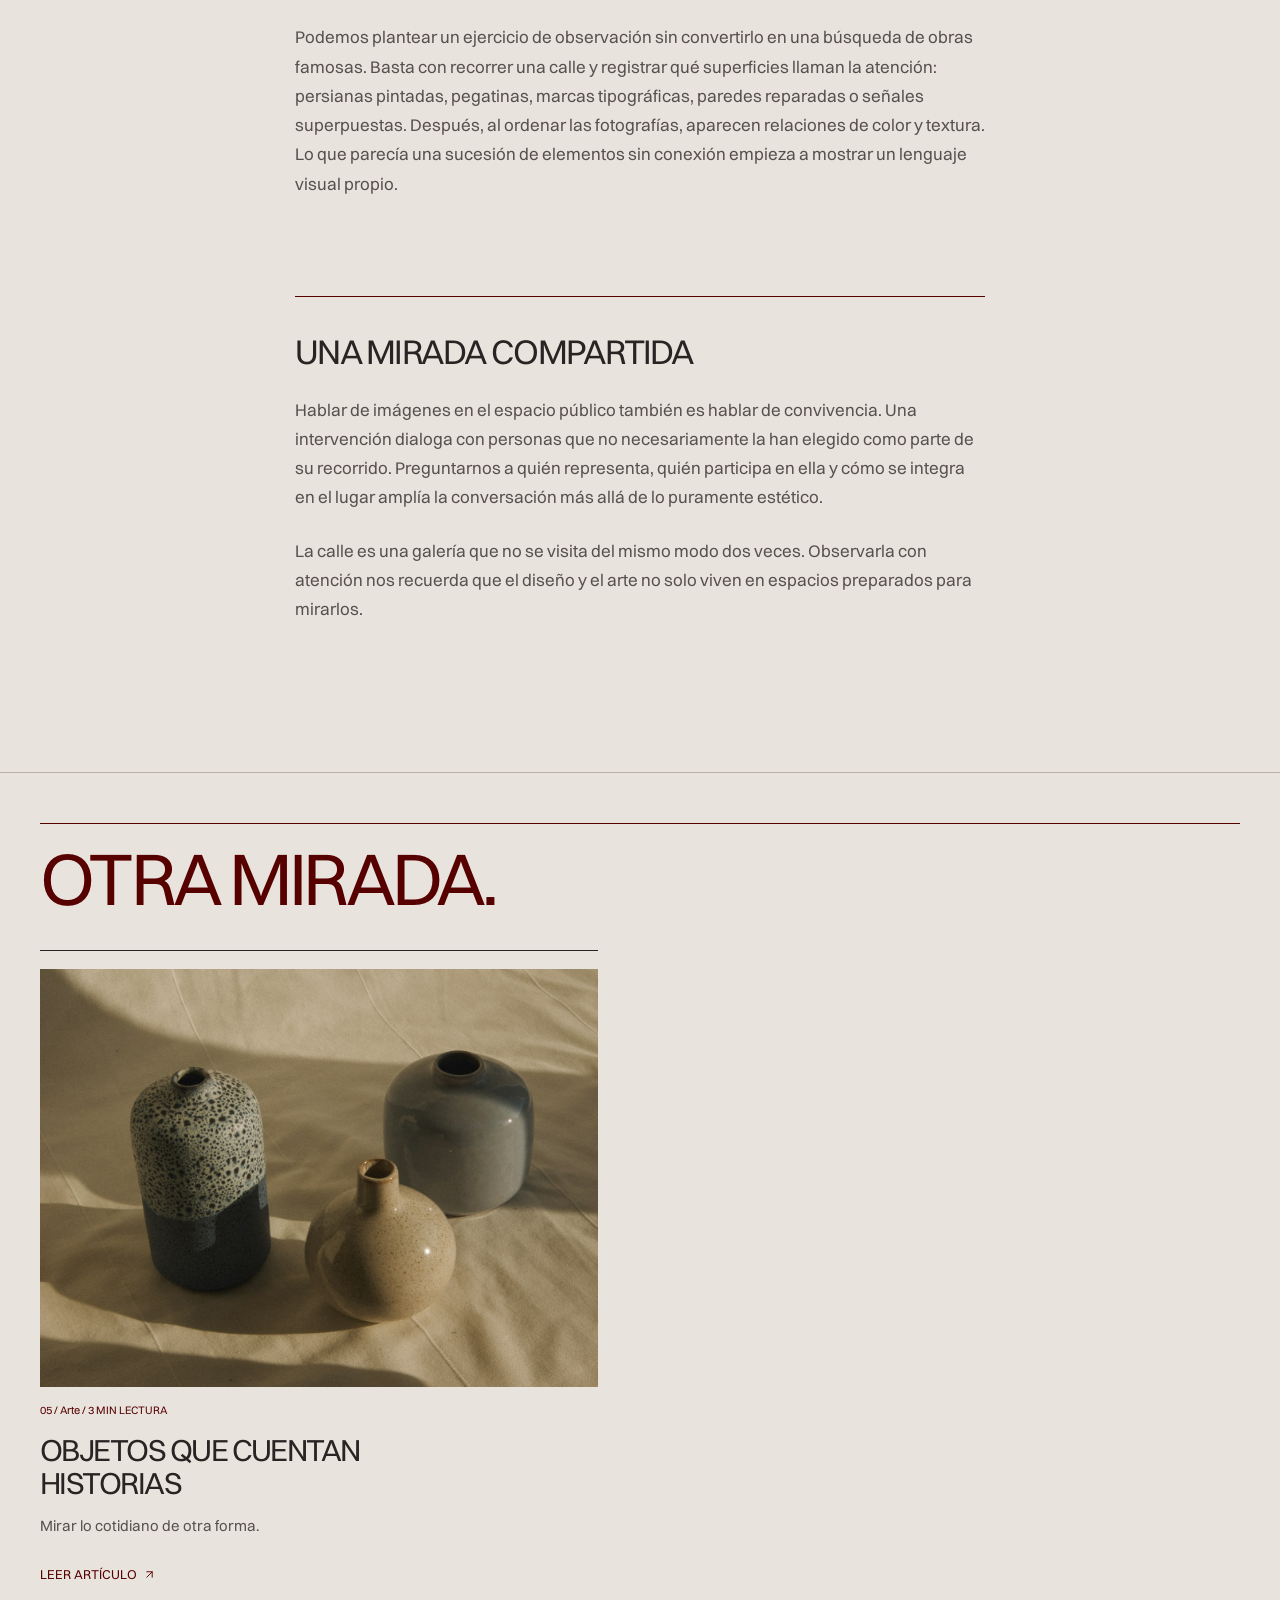
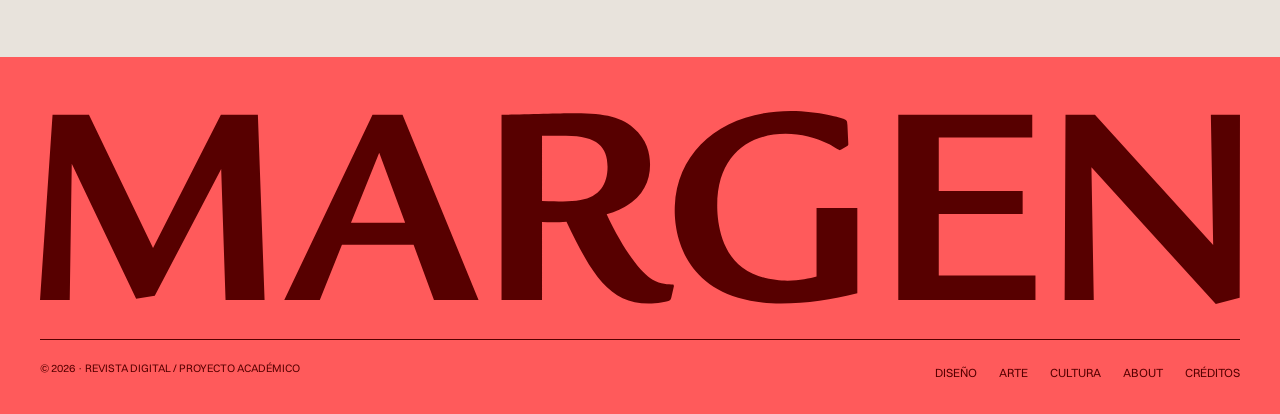
<file: arte-ocupa-calle.html>
<!DOCTYPE html>
<html lang="es">
  <head>
    <meta charset="utf-8">
    <meta name="viewport" content="width=device-width, initial-scale=1.0">
    <meta name="description" content="Intervenciones visuales que transforman los espacios cotidianos.">
    <meta name="theme-color" content="#ff5a5b">
    <title>El arte ocupa la calle · MARGEN.</title>
    <link href="assets/images/favicon.svg" rel="icon" type="image/svg+xml">
    <link href="css/style.css" rel="stylesheet">
  </head>
  <body>
    <a class="saltar" href="#contenido">Saltar al contenido</a>
    <header class="cabecera" id="arriba">
      <a aria-label="MARGEN, inicio" class="marca" href="index.html">MARGEN.</a>
      <nav aria-label="Navegación principal">
        <a href="index.html">Inicio</a>
        <a href="diseno.html">Diseño</a>
        <a href="arte.html">Arte</a>
        <a href="cultura.html">Cultura</a>
        <a href="about.html">About</a>
      </nav>
      <input class="menu-toggle" id="menu-toggle" type="checkbox" aria-label="Abrir o cerrar navegación"/>
      <label class="menu-boton" for="menu-toggle">
        <span class="menu-abrir">MENÚ</span>
        <span class="menu-cerrar">CERRAR <svg class="icono" viewBox="0 0 24 24" fill="none" stroke="currentColor" stroke-width="1.75" stroke-linecap="round" stroke-linejoin="round" aria-hidden="true" focusable="false"><path d="M18 6 6 18M6 6l12 12"/></svg></span>
      </label>
      <nav class="menu-movil" aria-label="Navegación móvil">
        <a href="index.html">Inicio</a>
        <a href="diseno.html">Diseño</a>
        <a href="arte.html">Arte</a>
        <a href="cultura.html">Cultura</a>
        <a href="about.html">About</a>
      </nav>
    </header>
    <main id="contenido">
      <article>
        <header class="cabecera-articulo bloque">
          <a class="enlace volver" href="arte.html">
            <svg class="icono" viewBox="0 0 24 24" fill="none" stroke="currentColor" stroke-width="1.75" stroke-linecap="round" stroke-linejoin="round" aria-hidden="true" focusable="false"><path d="m12 19-7-7 7-7M5 12h14"/></svg> Volver a Arte
          </a>
          <p class="etiqueta">04 / Arte / Vol. 001</p>
          <h1>El arte ocupa la calle</h1>
          <p class="entradilla">Intervenciones visuales que transforman los espacios cotidianos.</p>
          <p class="etiqueta">
            MARGEN. / Texto editorial ·
            <time datetime="2026-10-16">
              16 OCT 2026
            </time>
          </p>
        </header>
        <figure class="imagen-articulo">
          <img alt="Mural urbano con formas abstractas y colores vivos sobre un muro de ladrillo." height="900" loading="eager" src="assets/images/calle.jpg" width="1400"/>
          <figcaption>
            Fotografía: Andy Luo / Unsplash.
          </figcaption>
        </figure>
        <div class="lectura lectura-articulo">
          <p class="introduccion">Una pared puede ser un límite, un fondo o un lugar donde detenerse. Cuando aparece una imagen en ella, también cambia nuestra manera de recorrer ese espacio.</p>
          <section>
            <h2>Encontrarlo sin buscarlo</h2>
            <p>En la calle, una obra comparte lugar con coches, comercios, ventanas y personas que van a otro sitio. No siempre llegamos con la intención de verla. Esa posibilidad de encontrarla por sorpresa forma parte de su relación con el público.</p>
            <p>La escala y la distancia importan. Una forma visible desde la acera de enfrente se convierte en un detalle distinto cuando nos acercamos. La textura del muro, una esquina o una tubería pueden entrar en la composición. El soporte no desaparece detrás de la imagen.</p>
            <p>La experiencia cambia según el momento. Un mural visto a primera hora de la mañana recibe una luz distinta al que encontramos al atardecer. Durante el día puede quedar rodeado de actividad; al anochecer, quizá se transforme en un plano de color casi silencioso. Frente a una obra dentro de una sala, aquí el entorno no está controlado. La ciudad entra en la imagen constantemente y modifica la forma en que nos relacionamos con ella.</p>
          </section>
          <figure class="imagen-lectura">
            <img src="assets/images/editorial-calle-01.svg" alt="Composición gráfica editorial sobre el arte ocupa la calle / composición" width="1200" height="800" loading="lazy"/>
            <figcaption><span>MARGEN. / ESTUDIO VISUAL 01</span><span>El arte ocupa la calle / composición</span></figcaption>
          </figure>

          <blockquote>
            La ciudad también puede ser un lugar para mirar.
          </blockquote>
          <section>
            <h2>Una imagen dentro de un lugar</h2>
            <p>El entorno aporta significados que una fotografía aislada no puede recoger del todo. El color de los edificios, los usos de una plaza y los recorridos de quienes la habitan forman parte de lo que vemos. Por eso merece la pena mirar alrededor antes de quedarnos únicamente con la obra.</p>
            <p>También conviene distinguir una intervención acordada con el vecindario de una acción realizada sin ese diálogo. Hablar de arte urbano exige pensar en quién utiliza el espacio, quién decide sobre él y cómo se comparte.</p>
            <p>Esa relación con el lugar también invita a pensar en la permanencia. Algunas intervenciones se realizan para durar; otras conviven con la posibilidad de desaparecer bajo una nueva capa de pintura. La fotografía puede conservar una versión, pero no sustituye por completo la experiencia de caminar junto al muro y entender su escala. En ese sentido, documentar una pieza implica mirar también sus bordes, sus alrededores y los cambios que aparecen con el tiempo.</p>
          </section>
          <figure class="imagen-lectura imagen-lectura--detalle">
            <img src="assets/images/editorial-calle-02.svg" alt="Composición gráfica editorial sobre el arte ocupa la calle / detalle" width="1200" height="800" loading="lazy"/>
            <figcaption><span>MARGEN. / ESTUDIO VISUAL 02</span><span>El arte ocupa la calle / detalle</span></figcaption>
          </figure>

          <section>
            <h2>Mirar durante el paseo</h2>
            <p>Podemos empezar observando una ruta que conocemos. ¿Qué paredes recordamos? ¿Qué colores aparecen? ¿Hay imágenes que nos ayudan a orientarnos? Hacer estas preguntas transforma un trayecto automático en una pequeña exploración.</p>
            <p>La imagen que acompaña este artículo es una invitación a observar esa relación entre pintura y arquitectura. El texto propone una lectura general del espacio público; no pretende documentar la historia concreta de ese mural.</p>
            <p>Podemos plantear un ejercicio de observación sin convertirlo en una búsqueda de obras famosas. Basta con recorrer una calle y registrar qué superficies llaman la atención: persianas pintadas, pegatinas, marcas tipográficas, paredes reparadas o señales superpuestas. Después, al ordenar las fotografías, aparecen relaciones de color y textura. Lo que parecía una sucesión de elementos sin conexión empieza a mostrar un lenguaje visual propio.</p>
          </section>
        
          <section class="cierre-editorial">
            <h2>Una mirada compartida</h2>
            <p>Hablar de imágenes en el espacio público también es hablar de convivencia. Una intervención dialoga con personas que no necesariamente la han elegido como parte de su recorrido. Preguntarnos a quién representa, quién participa en ella y cómo se integra en el lugar amplía la conversación más allá de lo puramente estético.</p>
            <p>La calle es una galería que no se visita del mismo modo dos veces. Observarla con atención nos recuerda que el diseño y el arte no solo viven en espacios preparados para mirarlos.</p>
          </section>
        </div>
      </article>
      <section aria-labelledby="titulo-relacionados" class="bloque relacionados">
        <h2 id="titulo-relacionados">Otra mirada.</h2>
        <div class="rejilla">
          <article class="tarjeta">
            <a aria-label="Leer Objetos que cuentan historias" class="imagen-tarjeta" href="objetos-historias.html">
              <img alt="Tres recipientes de cerámica con distintos esmaltes colocados sobre una tela beige." height="900" loading="lazy" src="assets/images/objetos.jpg" width="1400"/>
            </a>
            <p class="etiqueta">05 / Arte / 3 MIN LECTURA</p>
            <h3>
              <a href="objetos-historias.html">Objetos que cuentan historias</a>
            </h3>
            <p>Mirar lo cotidiano de otra forma.</p>
            <a aria-label="Leer artículo: Objetos que cuentan historias" class="enlace" href="objetos-historias.html">
              Leer artículo <svg class="icono" viewBox="0 0 24 24" fill="none" stroke="currentColor" stroke-width="1.75" stroke-linecap="round" stroke-linejoin="round" aria-hidden="true" focusable="false"><path d="M7 17 17 7M7 7h10v10"/></svg>
            </a>
          </article>
        </div>
      </section>
    </main>
    <footer class="pie">
      <a aria-label="MARGEN, volver al inicio" class="rotulo" href="index.html">
        <img alt="MARGEN" height="218" src="assets/images/margen.svg" width="1360"/>
      </a>
      <div class="pie-inferior">
        <p>© 2026 · REVISTA DIGITAL / PROYECTO ACADÉMICO</p>
        <nav aria-label="Navegación del pie">
          <a href="diseno.html">Diseño</a>
          <a href="arte.html">Arte</a>
          <a href="cultura.html">Cultura</a>
          <a href="about.html">About</a>
          <a href="creditos.html">Créditos</a>
        </nav>
      </div>
    </footer>
  </body>
</html>
</file>
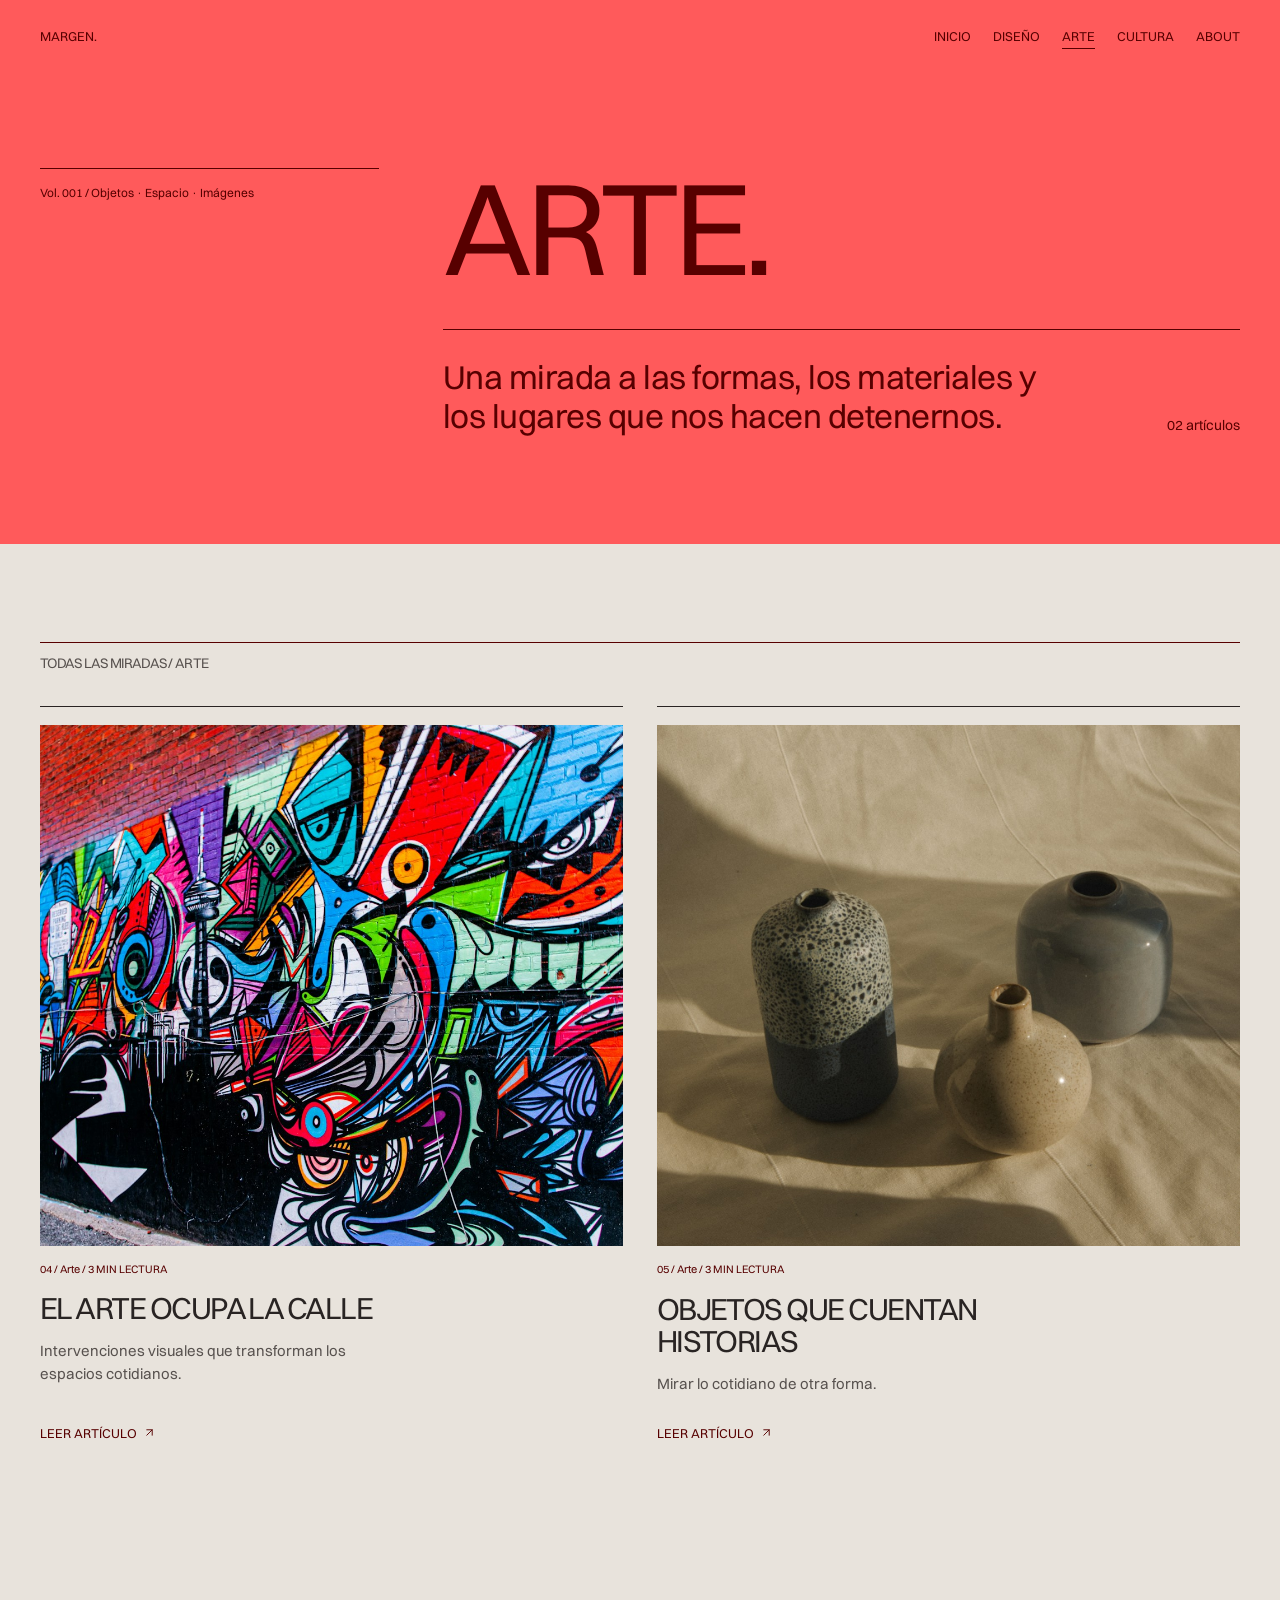
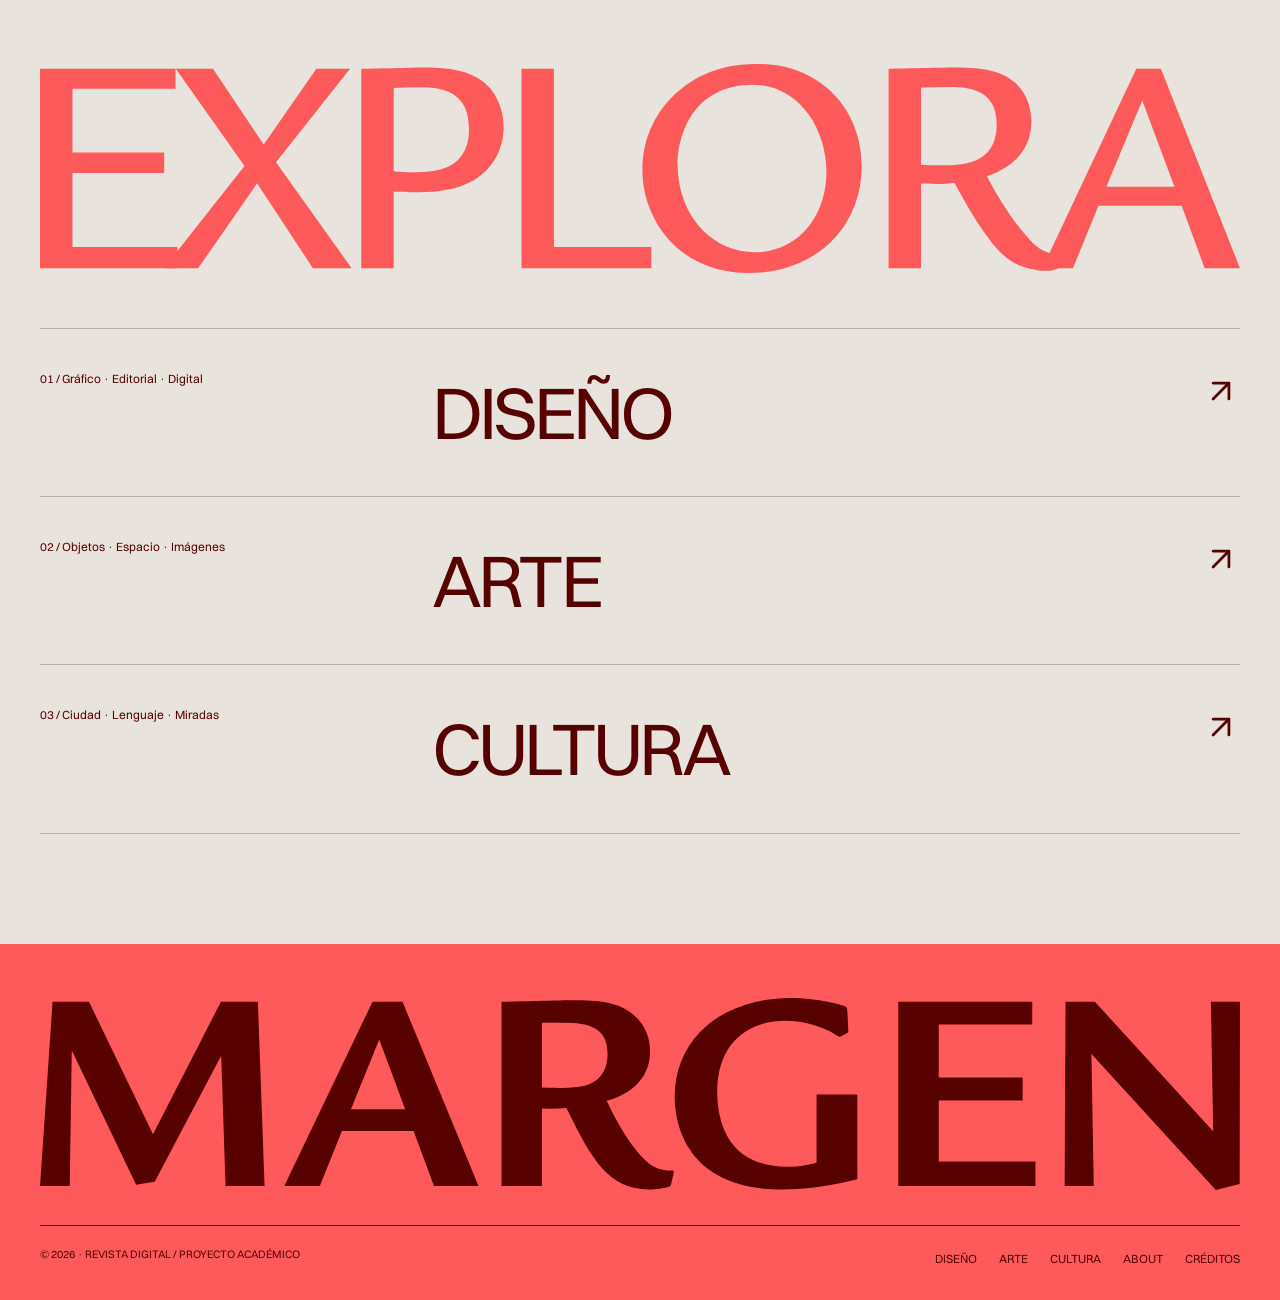
<file: arte.html>
<!DOCTYPE html>
<html lang="es">
  <head>
    <meta charset="utf-8">
    <meta name="viewport" content="width=device-width, initial-scale=1.0">
    <meta name="description" content="Una mirada a las formas, los materiales y los lugares que nos hacen detenernos.">
    <meta name="theme-color" content="#ff5a5b">
    <title>Arte · MARGEN.</title>
    <link href="assets/images/favicon.svg" rel="icon" type="image/svg+xml">
    <link href="css/style.css" rel="stylesheet">
  </head>
  <body>
    <a class="saltar" href="#contenido">Saltar al contenido</a>
    <header class="cabecera" id="arriba">
      <a aria-label="MARGEN, inicio" class="marca" href="index.html">MARGEN.</a>
      <nav aria-label="Navegación principal">
        <a href="index.html">Inicio</a>
        <a href="diseno.html">Diseño</a>
        <a aria-current="page" href="arte.html">Arte</a>
        <a href="cultura.html">Cultura</a>
        <a href="about.html">About</a>
      </nav>
      <input class="menu-toggle" id="menu-toggle" type="checkbox" aria-label="Abrir o cerrar navegación"/>
      <label class="menu-boton" for="menu-toggle">
        <span class="menu-abrir">MENÚ</span>
        <span class="menu-cerrar">CERRAR <svg class="icono" viewBox="0 0 24 24" fill="none" stroke="currentColor" stroke-width="1.75" stroke-linecap="round" stroke-linejoin="round" aria-hidden="true" focusable="false"><path d="M18 6 6 18M6 6l12 12"/></svg></span>
      </label>
      <nav class="menu-movil" aria-label="Navegación móvil">
        <a href="index.html">Inicio</a>
        <a href="diseno.html">Diseño</a>
        <a aria-current="page" href="arte.html">Arte</a>
        <a href="cultura.html">Cultura</a>
        <a href="about.html">About</a>
      </nav>
    </header>
    <main id="contenido">
      <section class="cabecera-seccion bloque">
        <p class="etiqueta">Vol. 001 / Objetos · Espacio · Imágenes</p>
        <h1>Arte.</h1>
        <div class="descripcion-seccion">
          <p>Una mirada a las formas, los materiales y los lugares que nos hacen detenernos.</p>
          <span class="etiqueta">02 artículos</span>
        </div>
      </section>
      <section aria-labelledby="titulo-archivo" class="bloque archivo">
        <h2 class="etiqueta" id="titulo-archivo">Todas las miradas / Arte</h2>
        <div class="rejilla">
          <article class="tarjeta">
            <a aria-label="Leer El arte ocupa la calle" class="imagen-tarjeta" href="arte-ocupa-calle.html">
              <img alt="Mural urbano con formas abstractas y colores vivos sobre un muro de ladrillo." height="900" loading="lazy" src="assets/images/calle.jpg" width="1400"/>
            </a>
            <p class="etiqueta">04 / Arte / 3 MIN LECTURA</p>
            <h3>
              <a href="arte-ocupa-calle.html">El arte ocupa la calle</a>
            </h3>
            <p>Intervenciones visuales que transforman los espacios cotidianos.</p>
            <a aria-label="Leer artículo: El arte ocupa la calle" class="enlace" href="arte-ocupa-calle.html">
              Leer artículo <svg class="icono" viewBox="0 0 24 24" fill="none" stroke="currentColor" stroke-width="1.75" stroke-linecap="round" stroke-linejoin="round" aria-hidden="true" focusable="false"><path d="M7 17 17 7M7 7h10v10"/></svg>
            </a>
          </article>
          <article class="tarjeta">
            <a aria-label="Leer Objetos que cuentan historias" class="imagen-tarjeta" href="objetos-historias.html">
              <img alt="Tres recipientes de cerámica con distintos esmaltes colocados sobre una tela beige." height="900" loading="lazy" src="assets/images/objetos.jpg" width="1400"/>
            </a>
            <p class="etiqueta">05 / Arte / 3 MIN LECTURA</p>
            <h3>
              <a href="objetos-historias.html">Objetos que cuentan historias</a>
            </h3>
            <p>Mirar lo cotidiano de otra forma.</p>
            <a aria-label="Leer artículo: Objetos que cuentan historias" class="enlace" href="objetos-historias.html">
              Leer artículo <svg class="icono" viewBox="0 0 24 24" fill="none" stroke="currentColor" stroke-width="1.75" stroke-linecap="round" stroke-linejoin="round" aria-hidden="true" focusable="false"><path d="M7 17 17 7M7 7h10v10"/></svg>
            </a>
          </article>
        </div>
      </section>
      <section aria-labelledby="titulo-explora" class="explora bloque">
        <h2 class="rotulo" id="titulo-explora">
          <img alt="Explora" height="237" src="assets/images/explora.svg" width="1360"/>
        </h2>
        <a class="fila-categoria" href="diseno.html">
          <span class="etiqueta">01 / Gráfico · Editorial · Digital</span>
          <span class="nombre-categoria">Diseño</span>
          <span aria-hidden="true" class="flecha">
            <svg class="icono" viewBox="0 0 24 24" fill="none" stroke="currentColor" stroke-width="1.75" stroke-linecap="round" stroke-linejoin="round" aria-hidden="true" focusable="false"><path d="M7 17 17 7M7 7h10v10"/></svg>
          </span>
        </a>
        <a class="fila-categoria" href="arte.html">
          <span class="etiqueta">02 / Objetos · Espacio · Imágenes</span>
          <span class="nombre-categoria">Arte</span>
          <span aria-hidden="true" class="flecha">
            <svg class="icono" viewBox="0 0 24 24" fill="none" stroke="currentColor" stroke-width="1.75" stroke-linecap="round" stroke-linejoin="round" aria-hidden="true" focusable="false"><path d="M7 17 17 7M7 7h10v10"/></svg>
          </span>
        </a>
        <a class="fila-categoria" href="cultura.html">
          <span class="etiqueta">03 / Ciudad · Lenguaje · Miradas</span>
          <span class="nombre-categoria">Cultura</span>
          <span aria-hidden="true" class="flecha">
            <svg class="icono" viewBox="0 0 24 24" fill="none" stroke="currentColor" stroke-width="1.75" stroke-linecap="round" stroke-linejoin="round" aria-hidden="true" focusable="false"><path d="M7 17 17 7M7 7h10v10"/></svg>
          </span>
        </a>
      </section>
    </main>
    <footer class="pie">
      <a aria-label="MARGEN, volver al inicio" class="rotulo" href="index.html">
        <img alt="MARGEN" height="218" src="assets/images/margen.svg" width="1360"/>
      </a>
      <div class="pie-inferior">
        <p>© 2026 · REVISTA DIGITAL / PROYECTO ACADÉMICO</p>
        <nav aria-label="Navegación del pie">
          <a href="diseno.html">Diseño</a>
          <a href="arte.html">Arte</a>
          <a href="cultura.html">Cultura</a>
          <a href="about.html">About</a>
          <a href="creditos.html">Créditos</a>
        </nav>
      </div>
    </footer>
  </body>
</html>
</file>
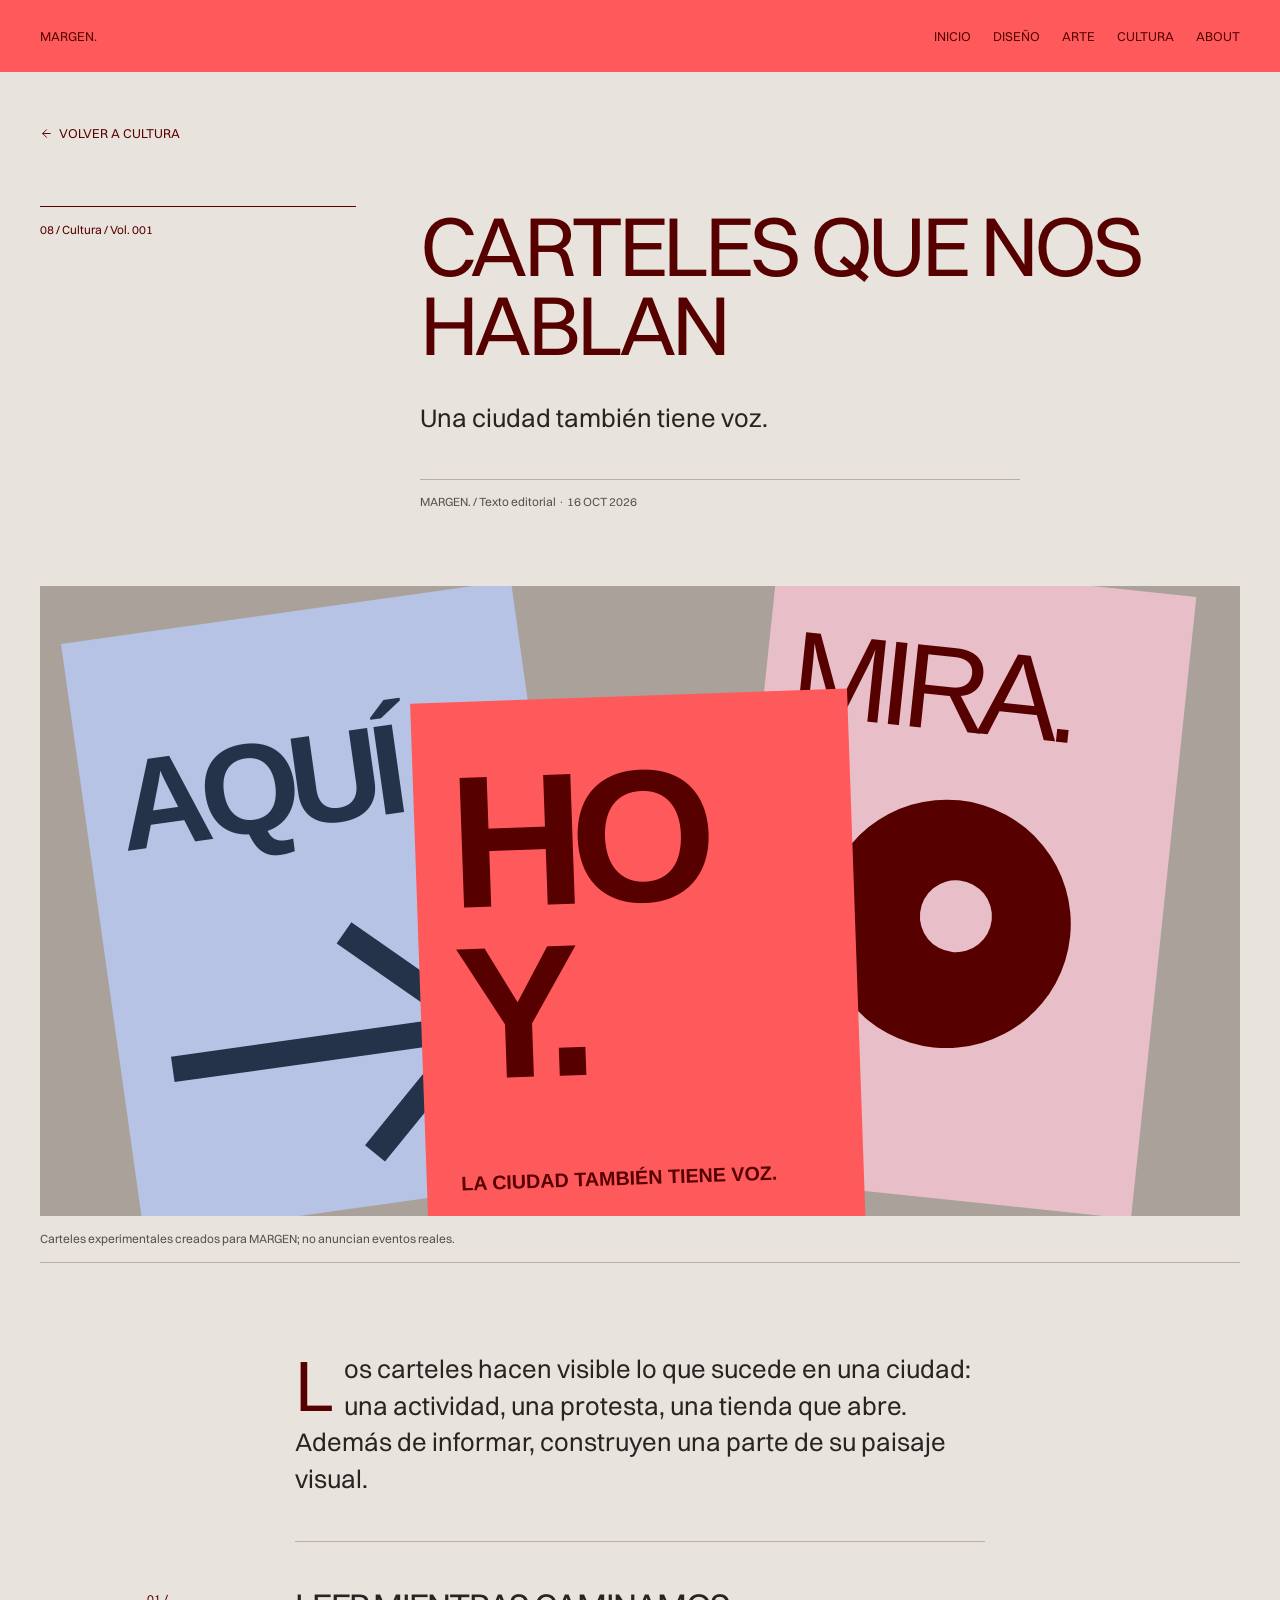
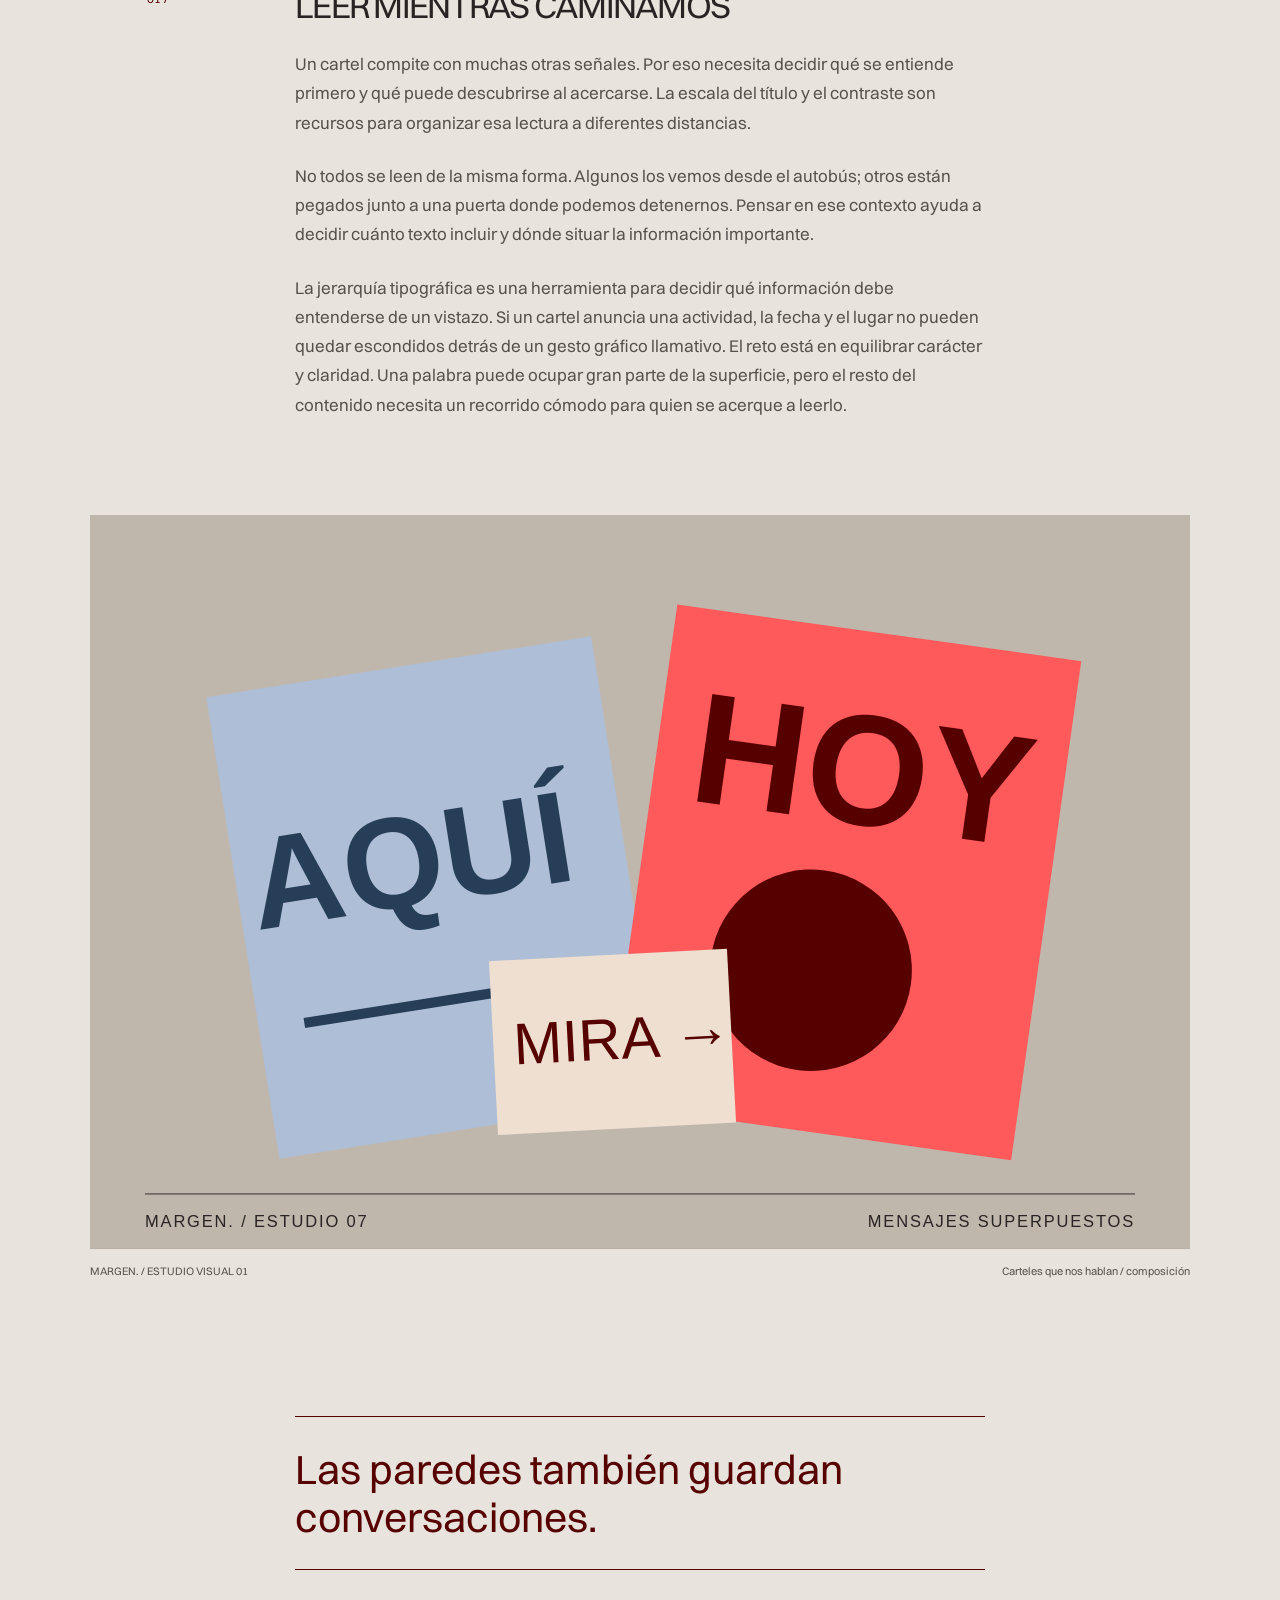
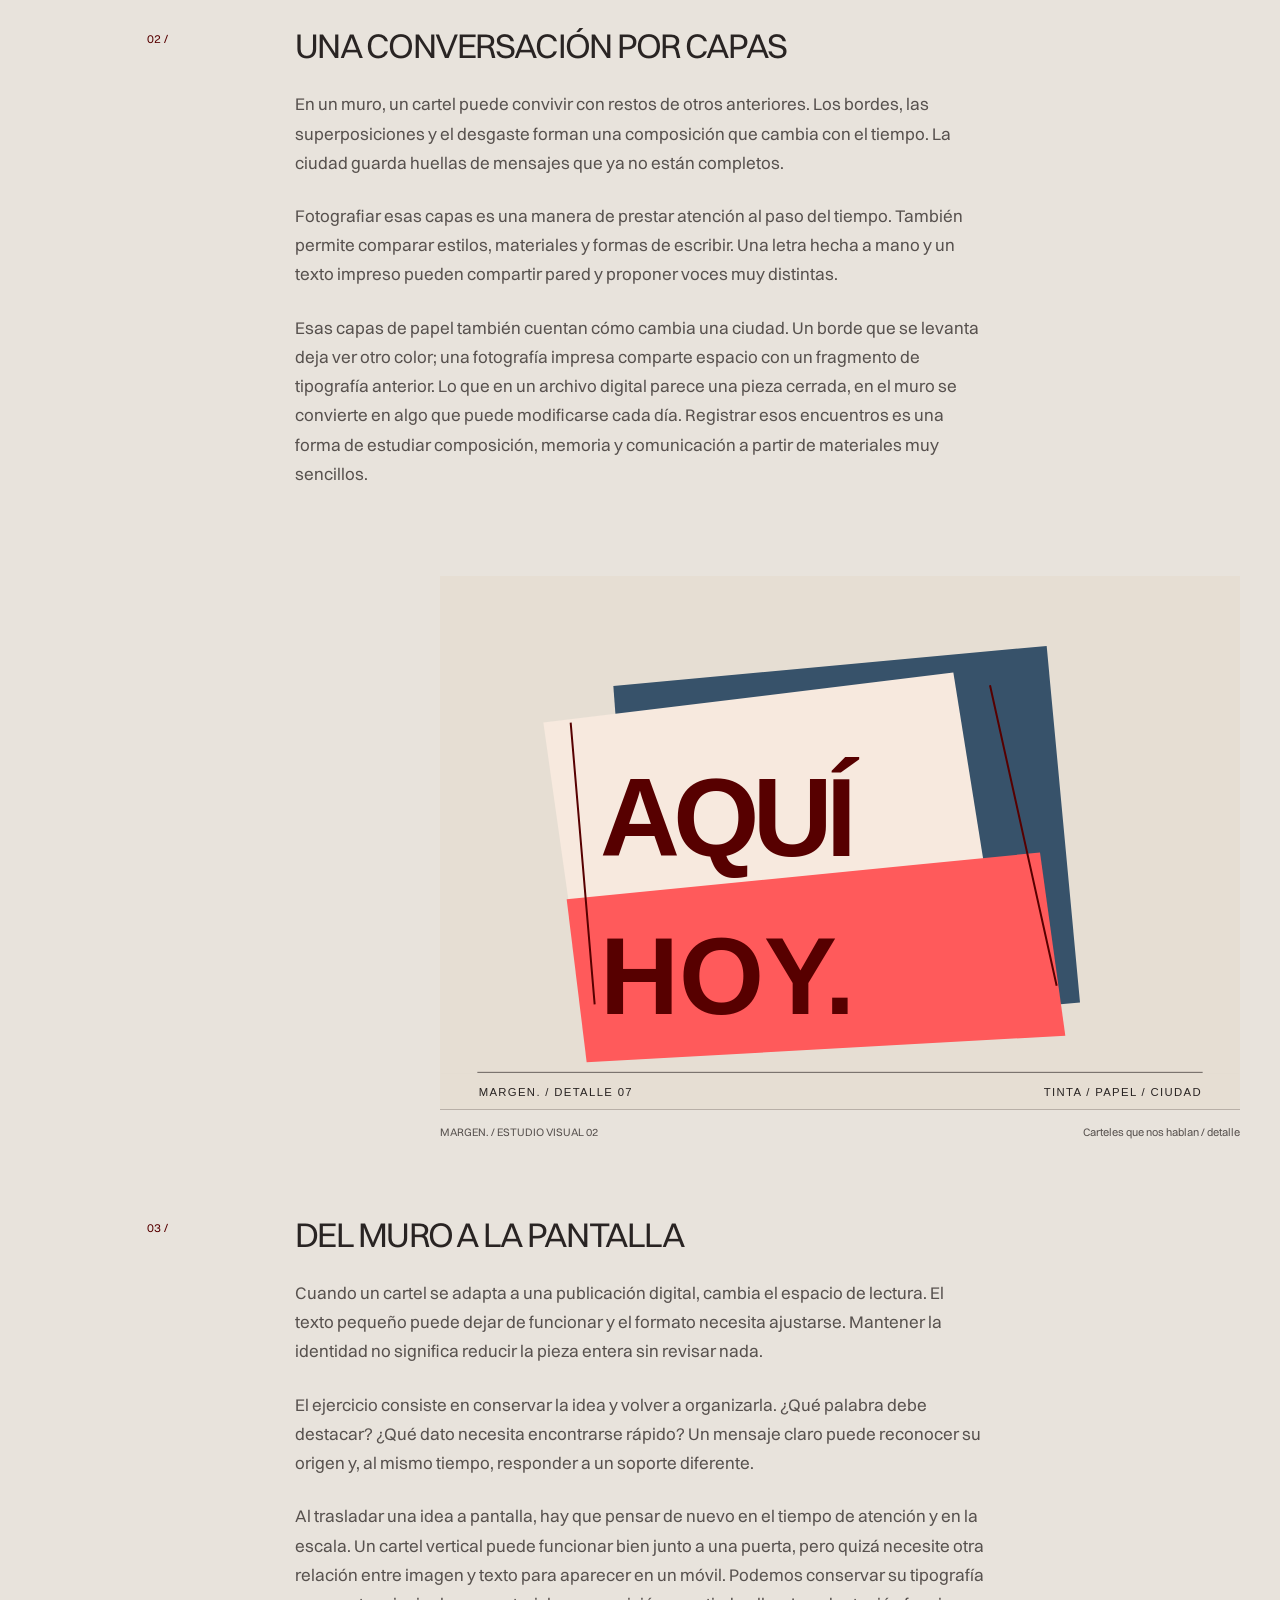
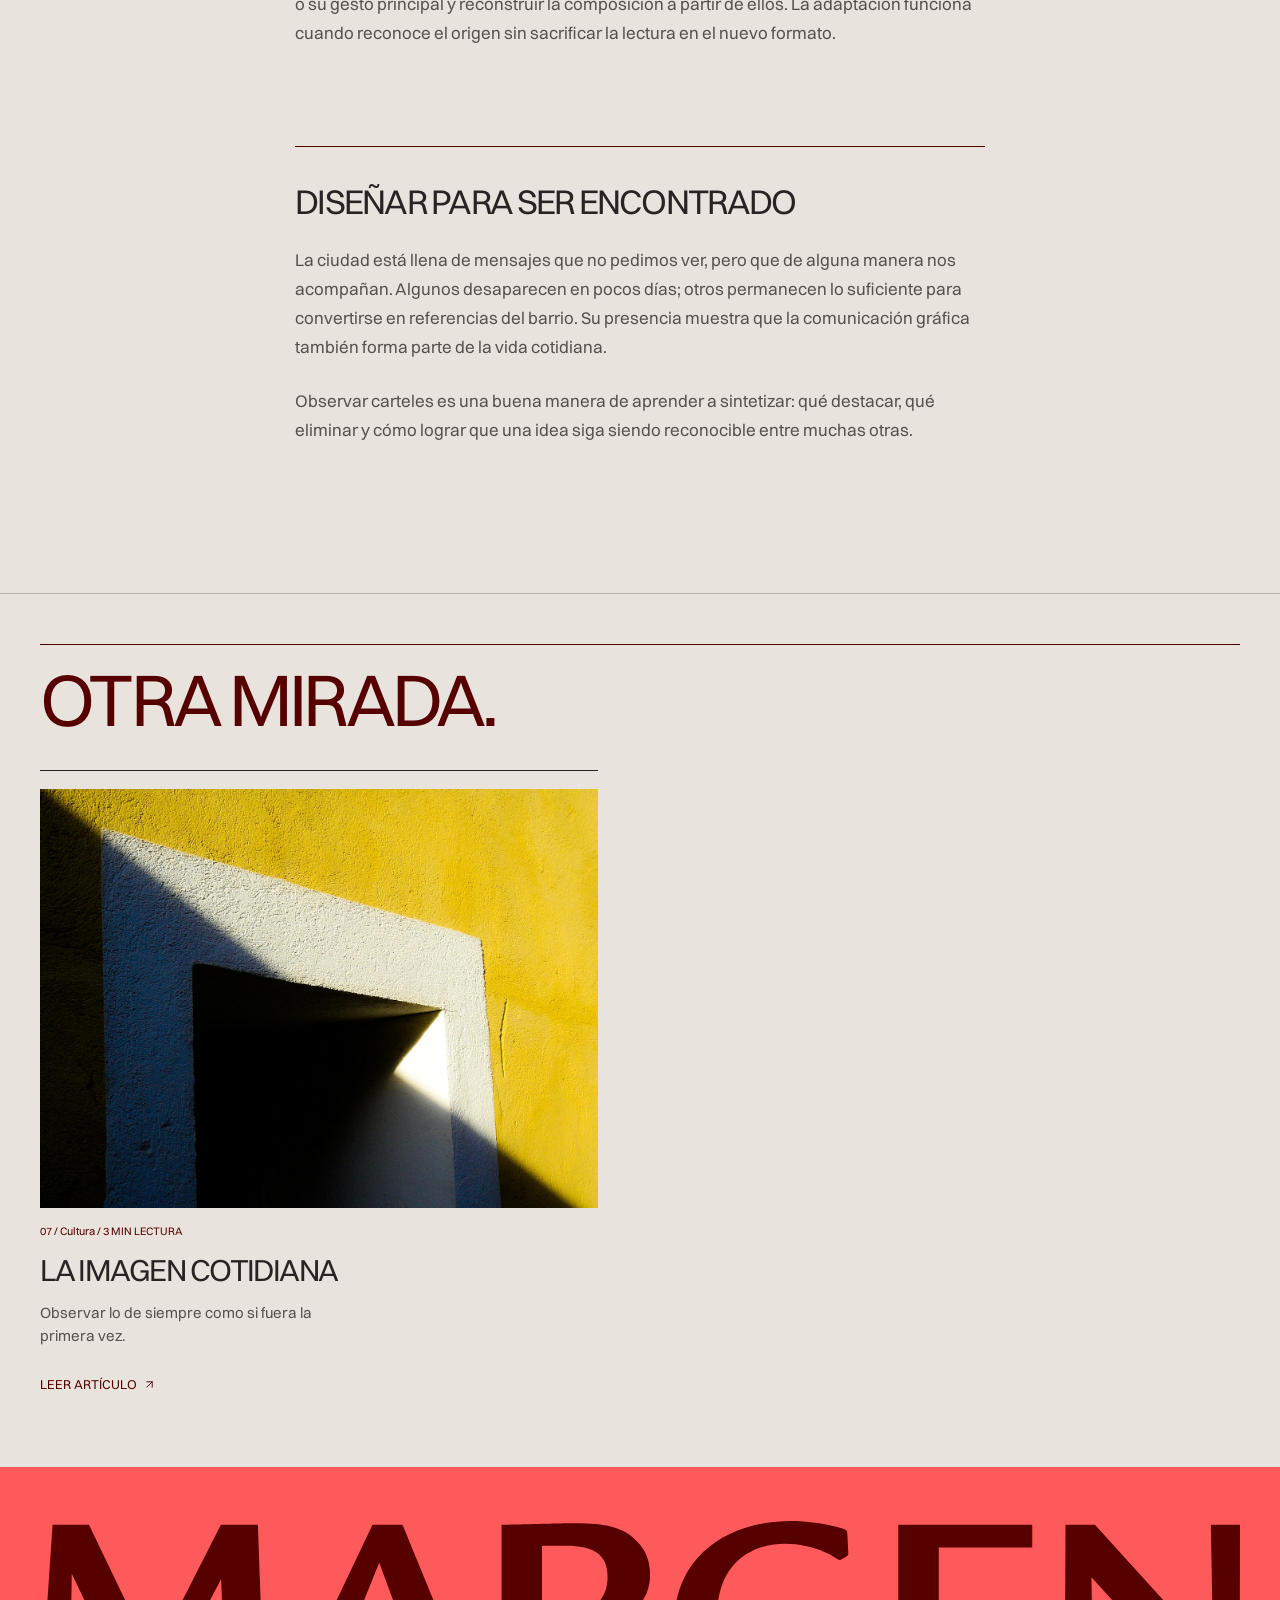
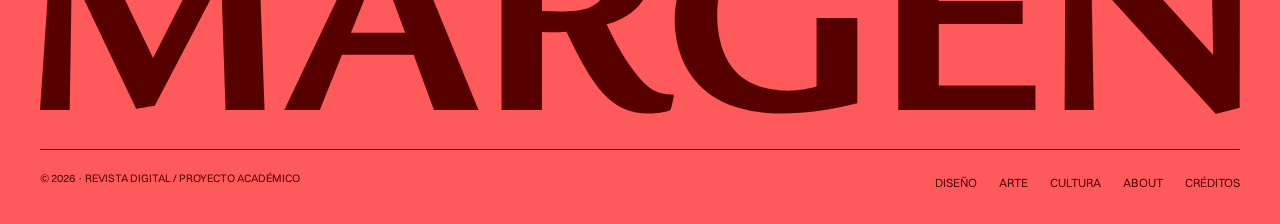
<file: carteles-hablan.html>
<!DOCTYPE html>
<html lang="es">
  <head>
    <meta charset="utf-8">
    <meta name="viewport" content="width=device-width, initial-scale=1.0">
    <meta name="description" content="Una ciudad también tiene voz.">
    <meta name="theme-color" content="#ff5a5b">
    <title>Carteles que nos hablan · MARGEN.</title>
    <link href="assets/images/favicon.svg" rel="icon" type="image/svg+xml">
    <link href="css/style.css" rel="stylesheet">
  </head>
  <body>
    <a class="saltar" href="#contenido">Saltar al contenido</a>
    <header class="cabecera" id="arriba">
      <a aria-label="MARGEN, inicio" class="marca" href="index.html">MARGEN.</a>
      <nav aria-label="Navegación principal">
        <a href="index.html">Inicio</a>
        <a href="diseno.html">Diseño</a>
        <a href="arte.html">Arte</a>
        <a href="cultura.html">Cultura</a>
        <a href="about.html">About</a>
      </nav>
      <input class="menu-toggle" id="menu-toggle" type="checkbox" aria-label="Abrir o cerrar navegación"/>
      <label class="menu-boton" for="menu-toggle">
        <span class="menu-abrir">MENÚ</span>
        <span class="menu-cerrar">CERRAR <svg class="icono" viewBox="0 0 24 24" fill="none" stroke="currentColor" stroke-width="1.75" stroke-linecap="round" stroke-linejoin="round" aria-hidden="true" focusable="false"><path d="M18 6 6 18M6 6l12 12"/></svg></span>
      </label>
      <nav class="menu-movil" aria-label="Navegación móvil">
        <a href="index.html">Inicio</a>
        <a href="diseno.html">Diseño</a>
        <a href="arte.html">Arte</a>
        <a href="cultura.html">Cultura</a>
        <a href="about.html">About</a>
      </nav>
    </header>
    <main id="contenido">
      <article>
        <header class="cabecera-articulo bloque">
          <a class="enlace volver" href="cultura.html">
            <svg class="icono" viewBox="0 0 24 24" fill="none" stroke="currentColor" stroke-width="1.75" stroke-linecap="round" stroke-linejoin="round" aria-hidden="true" focusable="false"><path d="m12 19-7-7 7-7M5 12h14"/></svg> Volver a Cultura
          </a>
          <p class="etiqueta">08 / Cultura / Vol. 001</p>
          <h1>Carteles que nos hablan</h1>
          <p class="entradilla">Una ciudad también tiene voz.</p>
          <p class="etiqueta">
            MARGEN. / Texto editorial ·
            <time datetime="2026-10-16">
              16 OCT 2026
            </time>
          </p>
        </header>
        <figure class="imagen-articulo">
          <img alt="Composición de tres carteles superpuestos con las palabras aquí, hoy y mira." height="900" loading="eager" src="assets/images/carteles.svg" width="1400"/>
          <figcaption>
            Carteles experimentales creados para MARGEN; no anuncian eventos reales.
          </figcaption>
        </figure>
        <div class="lectura lectura-articulo">
          <p class="introduccion">Los carteles hacen visible lo que sucede en una ciudad: una actividad, una protesta, una tienda que abre. Además de informar, construyen una parte de su paisaje visual.</p>
          <section>
            <h2>Leer mientras caminamos</h2>
            <p>Un cartel compite con muchas otras señales. Por eso necesita decidir qué se entiende primero y qué puede descubrirse al acercarse. La escala del título y el contraste son recursos para organizar esa lectura a diferentes distancias.</p>
            <p>No todos se leen de la misma forma. Algunos los vemos desde el autobús; otros están pegados junto a una puerta donde podemos detenernos. Pensar en ese contexto ayuda a decidir cuánto texto incluir y dónde situar la información importante.</p>
            <p>La jerarquía tipográfica es una herramienta para decidir qué información debe entenderse de un vistazo. Si un cartel anuncia una actividad, la fecha y el lugar no pueden quedar escondidos detrás de un gesto gráfico llamativo. El reto está en equilibrar carácter y claridad. Una palabra puede ocupar gran parte de la superficie, pero el resto del contenido necesita un recorrido cómodo para quien se acerque a leerlo.</p>
          </section>
          <figure class="imagen-lectura">
            <img src="assets/images/editorial-carteles-01.svg" alt="Composición gráfica editorial sobre carteles que nos hablan / composición" width="1200" height="800" loading="lazy"/>
            <figcaption><span>MARGEN. / ESTUDIO VISUAL 01</span><span>Carteles que nos hablan / composición</span></figcaption>
          </figure>

          <blockquote>
            Las paredes también guardan conversaciones.
          </blockquote>
          <section>
            <h2>Una conversación por capas</h2>
            <p>En un muro, un cartel puede convivir con restos de otros anteriores. Los bordes, las superposiciones y el desgaste forman una composición que cambia con el tiempo. La ciudad guarda huellas de mensajes que ya no están completos.</p>
            <p>Fotografiar esas capas es una manera de prestar atención al paso del tiempo. También permite comparar estilos, materiales y formas de escribir. Una letra hecha a mano y un texto impreso pueden compartir pared y proponer voces muy distintas.</p>
            <p>Esas capas de papel también cuentan cómo cambia una ciudad. Un borde que se levanta deja ver otro color; una fotografía impresa comparte espacio con un fragmento de tipografía anterior. Lo que en un archivo digital parece una pieza cerrada, en el muro se convierte en algo que puede modificarse cada día. Registrar esos encuentros es una forma de estudiar composición, memoria y comunicación a partir de materiales muy sencillos.</p>
          </section>
          <figure class="imagen-lectura imagen-lectura--detalle">
            <img src="assets/images/editorial-carteles-02.svg" alt="Composición gráfica editorial sobre carteles que nos hablan / detalle" width="1200" height="800" loading="lazy"/>
            <figcaption><span>MARGEN. / ESTUDIO VISUAL 02</span><span>Carteles que nos hablan / detalle</span></figcaption>
          </figure>

          <section>
            <h2>Del muro a la pantalla</h2>
            <p>Cuando un cartel se adapta a una publicación digital, cambia el espacio de lectura. El texto pequeño puede dejar de funcionar y el formato necesita ajustarse. Mantener la identidad no significa reducir la pieza entera sin revisar nada.</p>
            <p>El ejercicio consiste en conservar la idea y volver a organizarla. ¿Qué palabra debe destacar? ¿Qué dato necesita encontrarse rápido? Un mensaje claro puede reconocer su origen y, al mismo tiempo, responder a un soporte diferente.</p>
            <p>Al trasladar una idea a pantalla, hay que pensar de nuevo en el tiempo de atención y en la escala. Un cartel vertical puede funcionar bien junto a una puerta, pero quizá necesite otra relación entre imagen y texto para aparecer en un móvil. Podemos conservar su tipografía o su gesto principal y reconstruir la composición a partir de ellos. La adaptación funciona cuando reconoce el origen sin sacrificar la lectura en el nuevo formato.</p>
          </section>
        
          <section class="cierre-editorial">
            <h2>Diseñar para ser encontrado</h2>
            <p>La ciudad está llena de mensajes que no pedimos ver, pero que de alguna manera nos acompañan. Algunos desaparecen en pocos días; otros permanecen lo suficiente para convertirse en referencias del barrio. Su presencia muestra que la comunicación gráfica también forma parte de la vida cotidiana.</p>
            <p>Observar carteles es una buena manera de aprender a sintetizar: qué destacar, qué eliminar y cómo lograr que una idea siga siendo reconocible entre muchas otras.</p>
          </section>
        </div>
      </article>
      <section aria-labelledby="titulo-relacionados" class="bloque relacionados">
        <h2 id="titulo-relacionados">Otra mirada.</h2>
        <div class="rejilla">
          <article class="tarjeta">
            <a aria-label="Leer La imagen cotidiana" class="imagen-tarjeta" href="imagen-cotidiana.html">
              <img alt="Detalle de una pared amarilla y blanca atravesada por una sombra diagonal." height="900" loading="lazy" src="assets/images/cotidiana.jpg" width="1400"/>
            </a>
            <p class="etiqueta">07 / Cultura / 3 MIN LECTURA</p>
            <h3>
              <a href="imagen-cotidiana.html">La imagen cotidiana</a>
            </h3>
            <p>Observar lo de siempre como si fuera la primera vez.</p>
            <a aria-label="Leer artículo: La imagen cotidiana" class="enlace" href="imagen-cotidiana.html">
              Leer artículo <svg class="icono" viewBox="0 0 24 24" fill="none" stroke="currentColor" stroke-width="1.75" stroke-linecap="round" stroke-linejoin="round" aria-hidden="true" focusable="false"><path d="M7 17 17 7M7 7h10v10"/></svg>
            </a>
          </article>
        </div>
      </section>
    </main>
    <footer class="pie">
      <a aria-label="MARGEN, volver al inicio" class="rotulo" href="index.html">
        <img alt="MARGEN" height="218" src="assets/images/margen.svg" width="1360"/>
      </a>
      <div class="pie-inferior">
        <p>© 2026 · REVISTA DIGITAL / PROYECTO ACADÉMICO</p>
        <nav aria-label="Navegación del pie">
          <a href="diseno.html">Diseño</a>
          <a href="arte.html">Arte</a>
          <a href="cultura.html">Cultura</a>
          <a href="about.html">About</a>
          <a href="creditos.html">Créditos</a>
        </nav>
      </div>
    </footer>
  </body>
</html>
</file>
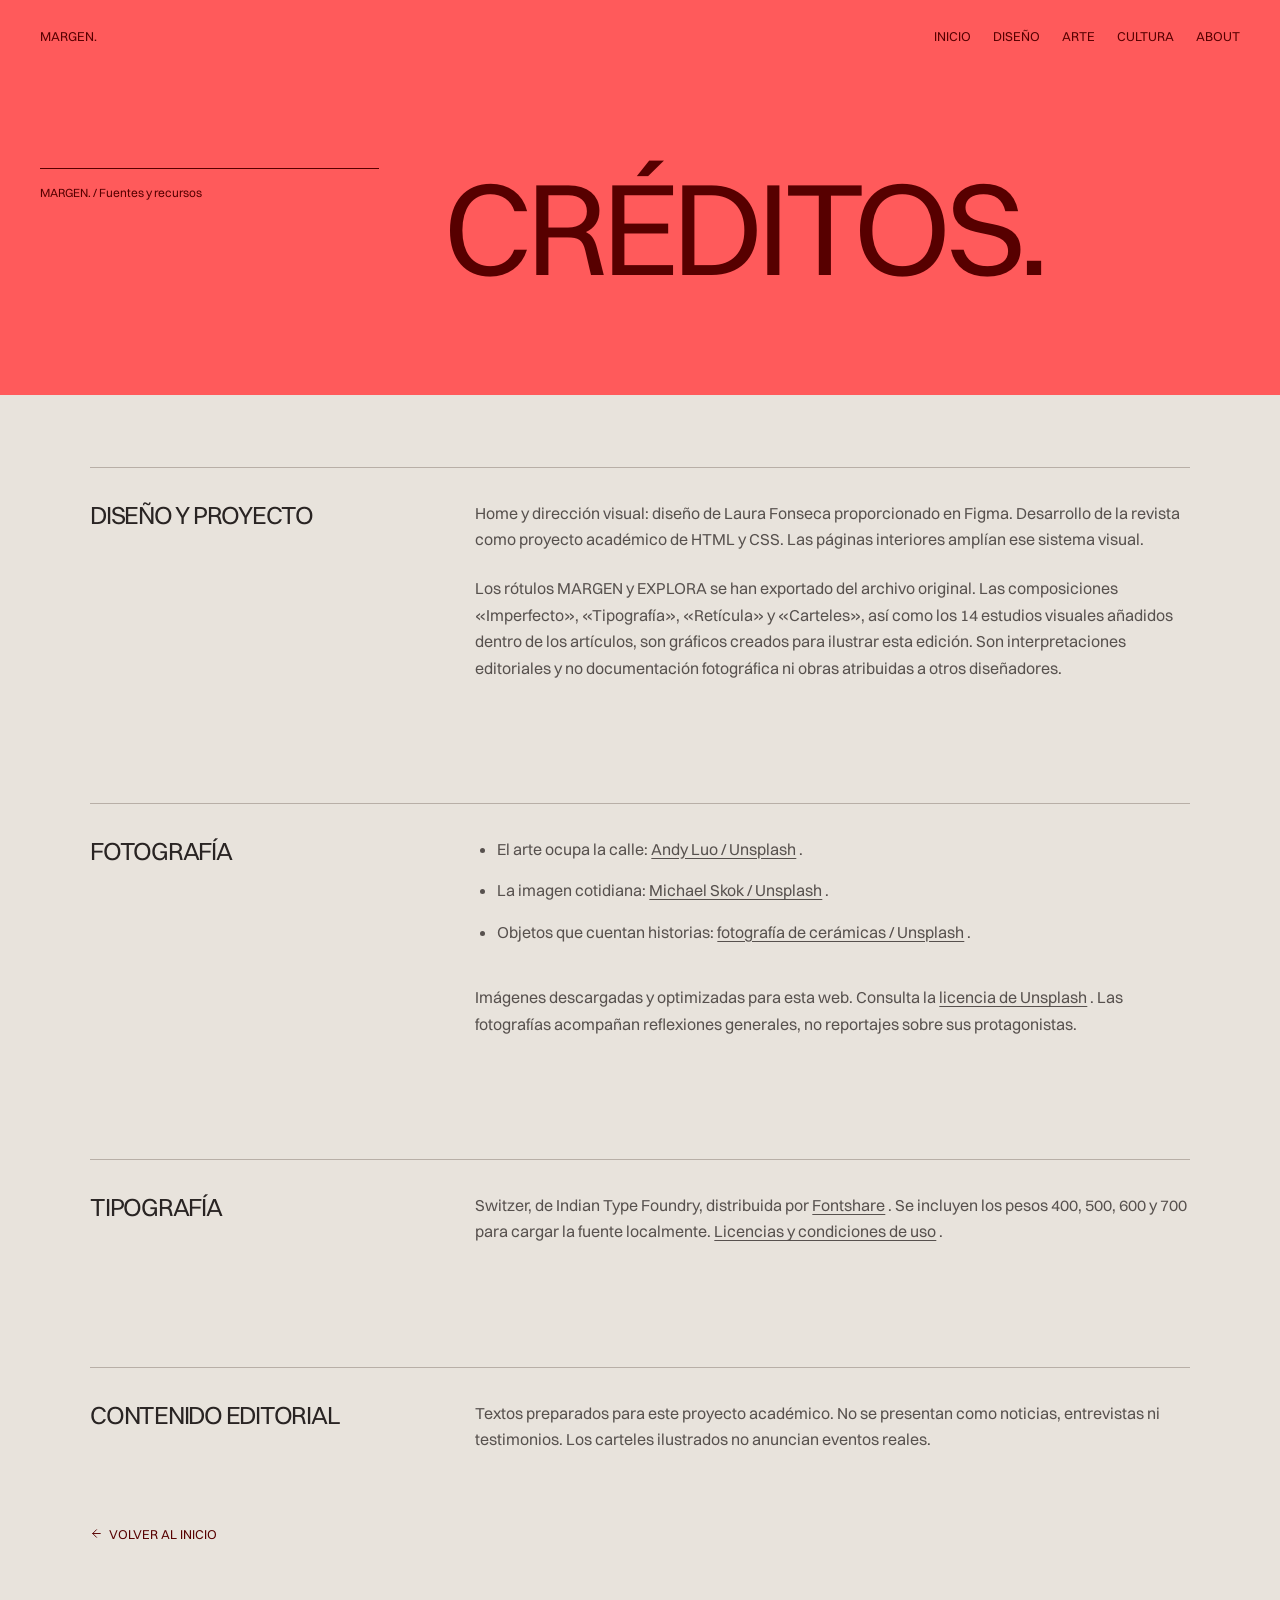
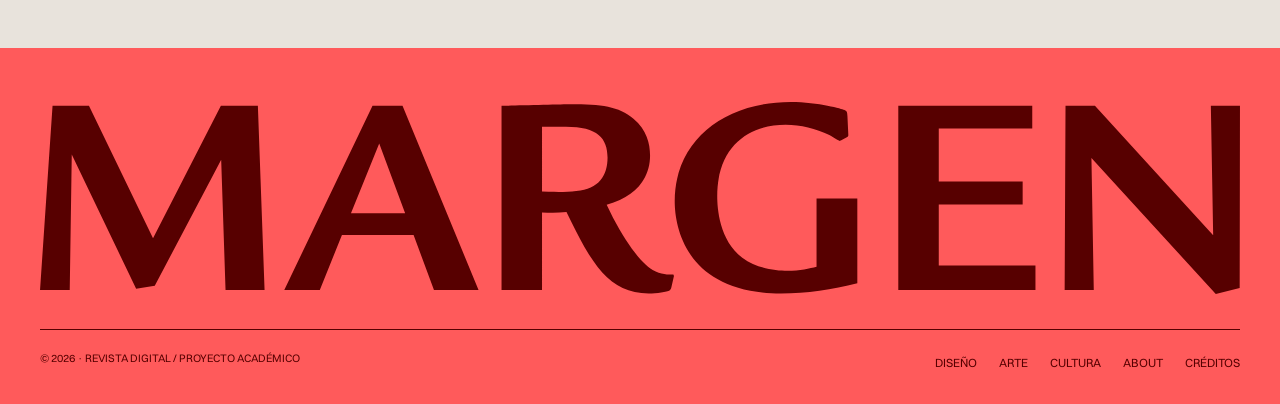
<file: creditos.html>
<!DOCTYPE html>
<html lang="es">
  <head>
    <meta charset="utf-8">
    <meta name="viewport" content="width=device-width, initial-scale=1.0">
    <meta name="description" content="Fuentes de las fotografías, tipografía y recursos gráficos de MARGEN.">
    <meta name="theme-color" content="#ff5a5b">
    <title>Créditos · MARGEN.</title>
    <link href="assets/images/favicon.svg" rel="icon" type="image/svg+xml">
    <link href="css/style.css" rel="stylesheet">
  </head>
  <body>
    <a class="saltar" href="#contenido">Saltar al contenido</a>
    <header class="cabecera" id="arriba">
      <a aria-label="MARGEN, inicio" class="marca" href="index.html">MARGEN.</a>
      <nav aria-label="Navegación principal">
        <a href="index.html">Inicio</a>
        <a href="diseno.html">Diseño</a>
        <a href="arte.html">Arte</a>
        <a href="cultura.html">Cultura</a>
        <a href="about.html">About</a>
      </nav>
      <input class="menu-toggle" id="menu-toggle" type="checkbox" aria-label="Abrir o cerrar navegación"/>
      <label class="menu-boton" for="menu-toggle">
        <span class="menu-abrir">MENÚ</span>
        <span class="menu-cerrar">CERRAR <svg class="icono" viewBox="0 0 24 24" fill="none" stroke="currentColor" stroke-width="1.75" stroke-linecap="round" stroke-linejoin="round" aria-hidden="true" focusable="false"><path d="M18 6 6 18M6 6l12 12"/></svg></span>
      </label>
      <nav class="menu-movil" aria-label="Navegación móvil">
        <a href="index.html">Inicio</a>
        <a href="diseno.html">Diseño</a>
        <a href="arte.html">Arte</a>
        <a href="cultura.html">Cultura</a>
        <a href="about.html">About</a>
      </nav>
    </header>
    <main id="contenido">
      <section class="cabecera-seccion bloque">
        <p class="etiqueta">MARGEN. / Fuentes y recursos</p>
        <h1>Créditos.</h1>
      </section>
      <div class="lectura creditos">
        <section>
          <h2>Diseño y proyecto</h2>
          <p>Home y dirección visual: diseño de Laura Fonseca proporcionado en Figma. Desarrollo de la revista como proyecto académico de HTML y CSS. Las páginas interiores amplían ese sistema visual.</p>
          <p>Los rótulos MARGEN y EXPLORA se han exportado del archivo original. Las composiciones «Imperfecto», «Tipografía», «Retícula» y «Carteles», así como los 14 estudios visuales añadidos dentro de los artículos, son gráficos creados para ilustrar esta edición. Son interpretaciones editoriales y no documentación fotográfica ni obras atribuidas a otros diseñadores.</p>
        </section>
        <section>
          <h2>Fotografía</h2>
          <ul>
            <li>
              El arte ocupa la calle:
              <a href="https://unsplash.com/photos/a-wall-with-a-bunch-of-colorful-graffiti-on-it-0zB1jMMYWkY">Andy Luo / Unsplash</a>
              .
            </li>
            <li>
              La imagen cotidiana:
              <a href="https://unsplash.com/@mjskok">Michael Skok / Unsplash</a>
              .
            </li>
            <li>
              Objetos que cuentan historias:
              <a href="https://unsplash.com/fr/photos/quelques-vases-assis-sur-une-table--cfd9px-GV8">fotografía de cerámicas / Unsplash</a>
              .
            </li>
          </ul>
          <p>
            Imágenes descargadas y optimizadas para esta web. Consulta la
            <a href="https://unsplash.com/license">licencia de Unsplash</a>
            . Las fotografías acompañan reflexiones generales, no reportajes sobre sus protagonistas.
          </p>
        </section>
        <section>
          <h2>Tipografía</h2>
          <p>
            Switzer, de Indian Type Foundry, distribuida por
            <a href="https://www.fontshare.com/fonts/switzer">Fontshare</a>
            . Se incluyen los pesos 400, 500, 600 y 700 para cargar la fuente localmente.
            <a href="https://www.fontshare.com/licenses">Licencias y condiciones de uso</a>
            .
          </p>
        </section>
        <section>
          <h2>Contenido editorial</h2>
          <p>Textos preparados para este proyecto académico. No se presentan como noticias, entrevistas ni testimonios. Los carteles ilustrados no anuncian eventos reales.</p>
        </section>
        <a class="enlace" href="index.html">
          <svg class="icono" viewBox="0 0 24 24" fill="none" stroke="currentColor" stroke-width="1.75" stroke-linecap="round" stroke-linejoin="round" aria-hidden="true" focusable="false"><path d="m12 19-7-7 7-7M5 12h14"/></svg> Volver al inicio
        </a>
      </div>
    </main>
    <footer class="pie">
      <a aria-label="MARGEN, volver al inicio" class="rotulo" href="index.html">
        <img alt="MARGEN" height="218" src="assets/images/margen.svg" width="1360"/>
      </a>
      <div class="pie-inferior">
        <p>© 2026 · REVISTA DIGITAL / PROYECTO ACADÉMICO</p>
        <nav aria-label="Navegación del pie">
          <a href="diseno.html">Diseño</a>
          <a href="arte.html">Arte</a>
          <a href="cultura.html">Cultura</a>
          <a href="about.html">About</a>
          <a href="creditos.html">Créditos</a>
        </nav>
      </div>
    </footer>
  </body>
</html>
</file>
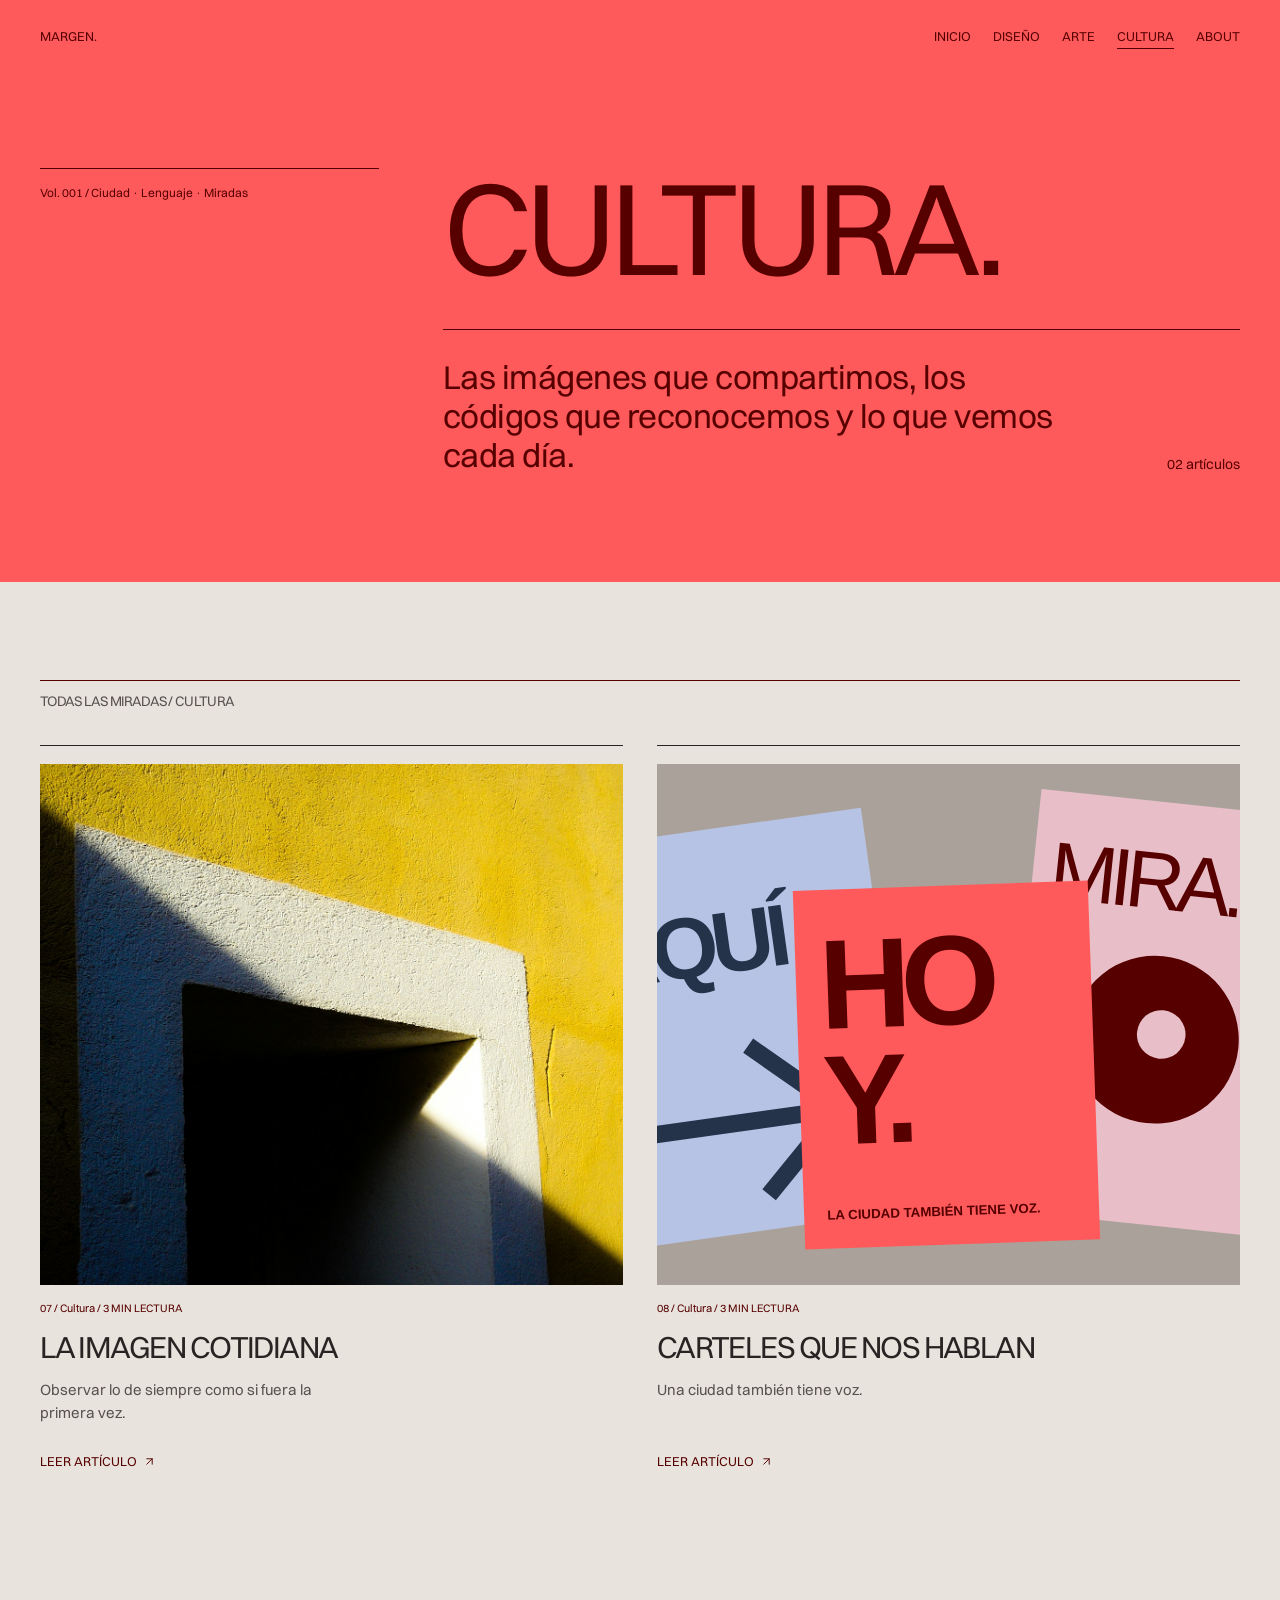
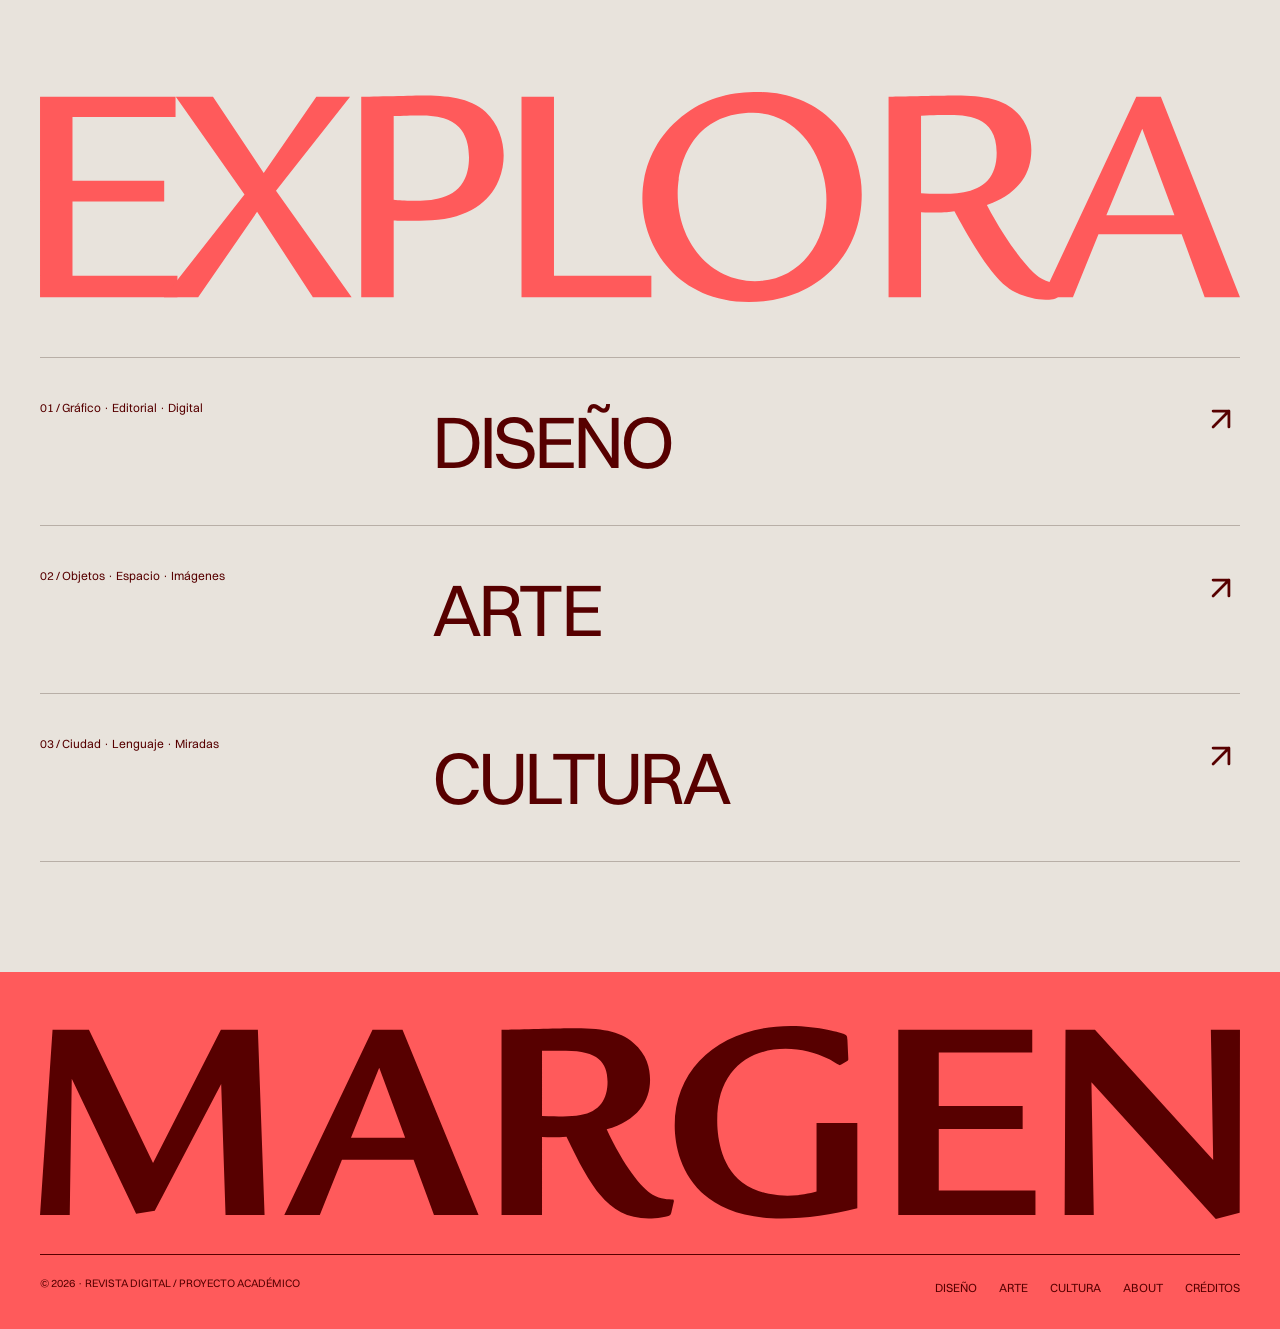
<file: cultura.html>
<!DOCTYPE html>
<html lang="es">
  <head>
    <meta charset="utf-8">
    <meta name="viewport" content="width=device-width, initial-scale=1.0">
    <meta name="description" content="Las imágenes que compartimos, los códigos que reconocemos y lo que vemos cada día.">
    <meta name="theme-color" content="#ff5a5b">
    <title>Cultura · MARGEN.</title>
    <link href="assets/images/favicon.svg" rel="icon" type="image/svg+xml">
    <link href="css/style.css" rel="stylesheet">
  </head>
  <body>
    <a class="saltar" href="#contenido">Saltar al contenido</a>
    <header class="cabecera" id="arriba">
      <a aria-label="MARGEN, inicio" class="marca" href="index.html">MARGEN.</a>
      <nav aria-label="Navegación principal">
        <a href="index.html">Inicio</a>
        <a href="diseno.html">Diseño</a>
        <a href="arte.html">Arte</a>
        <a aria-current="page" href="cultura.html">Cultura</a>
        <a href="about.html">About</a>
      </nav>
      <input class="menu-toggle" id="menu-toggle" type="checkbox" aria-label="Abrir o cerrar navegación"/>
      <label class="menu-boton" for="menu-toggle">
        <span class="menu-abrir">MENÚ</span>
        <span class="menu-cerrar">CERRAR <svg class="icono" viewBox="0 0 24 24" fill="none" stroke="currentColor" stroke-width="1.75" stroke-linecap="round" stroke-linejoin="round" aria-hidden="true" focusable="false"><path d="M18 6 6 18M6 6l12 12"/></svg></span>
      </label>
      <nav class="menu-movil" aria-label="Navegación móvil">
        <a href="index.html">Inicio</a>
        <a href="diseno.html">Diseño</a>
        <a href="arte.html">Arte</a>
        <a aria-current="page" href="cultura.html">Cultura</a>
        <a href="about.html">About</a>
      </nav>
    </header>
    <main id="contenido">
      <section class="cabecera-seccion bloque">
        <p class="etiqueta">Vol. 001 / Ciudad · Lenguaje · Miradas</p>
        <h1>Cultura.</h1>
        <div class="descripcion-seccion">
          <p>Las imágenes que compartimos, los códigos que reconocemos y lo que vemos cada día.</p>
          <span class="etiqueta">02 artículos</span>
        </div>
      </section>
      <section aria-labelledby="titulo-archivo" class="bloque archivo">
        <h2 class="etiqueta" id="titulo-archivo">Todas las miradas / Cultura</h2>
        <div class="rejilla">
          <article class="tarjeta">
            <a aria-label="Leer La imagen cotidiana" class="imagen-tarjeta" href="imagen-cotidiana.html">
              <img alt="Detalle de una pared amarilla y blanca atravesada por una sombra diagonal." height="900" loading="lazy" src="assets/images/cotidiana.jpg" width="1400"/>
            </a>
            <p class="etiqueta">07 / Cultura / 3 MIN LECTURA</p>
            <h3>
              <a href="imagen-cotidiana.html">La imagen cotidiana</a>
            </h3>
            <p>Observar lo de siempre como si fuera la primera vez.</p>
            <a aria-label="Leer artículo: La imagen cotidiana" class="enlace" href="imagen-cotidiana.html">
              Leer artículo <svg class="icono" viewBox="0 0 24 24" fill="none" stroke="currentColor" stroke-width="1.75" stroke-linecap="round" stroke-linejoin="round" aria-hidden="true" focusable="false"><path d="M7 17 17 7M7 7h10v10"/></svg>
            </a>
          </article>
          <article class="tarjeta">
            <a aria-label="Leer Carteles que nos hablan" class="imagen-tarjeta" href="carteles-hablan.html">
              <img alt="Composición de tres carteles superpuestos con las palabras aquí, hoy y mira." height="900" loading="lazy" src="assets/images/carteles.svg" width="1400"/>
            </a>
            <p class="etiqueta">08 / Cultura / 3 MIN LECTURA</p>
            <h3>
              <a href="carteles-hablan.html">Carteles que nos hablan</a>
            </h3>
            <p>Una ciudad también tiene voz.</p>
            <a aria-label="Leer artículo: Carteles que nos hablan" class="enlace" href="carteles-hablan.html">
              Leer artículo <svg class="icono" viewBox="0 0 24 24" fill="none" stroke="currentColor" stroke-width="1.75" stroke-linecap="round" stroke-linejoin="round" aria-hidden="true" focusable="false"><path d="M7 17 17 7M7 7h10v10"/></svg>
            </a>
          </article>
        </div>
      </section>
      <section aria-labelledby="titulo-explora" class="explora bloque">
        <h2 class="rotulo" id="titulo-explora">
          <img alt="Explora" height="237" src="assets/images/explora.svg" width="1360"/>
        </h2>
        <a class="fila-categoria" href="diseno.html">
          <span class="etiqueta">01 / Gráfico · Editorial · Digital</span>
          <span class="nombre-categoria">Diseño</span>
          <span aria-hidden="true" class="flecha">
            <svg class="icono" viewBox="0 0 24 24" fill="none" stroke="currentColor" stroke-width="1.75" stroke-linecap="round" stroke-linejoin="round" aria-hidden="true" focusable="false"><path d="M7 17 17 7M7 7h10v10"/></svg>
          </span>
        </a>
        <a class="fila-categoria" href="arte.html">
          <span class="etiqueta">02 / Objetos · Espacio · Imágenes</span>
          <span class="nombre-categoria">Arte</span>
          <span aria-hidden="true" class="flecha">
            <svg class="icono" viewBox="0 0 24 24" fill="none" stroke="currentColor" stroke-width="1.75" stroke-linecap="round" stroke-linejoin="round" aria-hidden="true" focusable="false"><path d="M7 17 17 7M7 7h10v10"/></svg>
          </span>
        </a>
        <a class="fila-categoria" href="cultura.html">
          <span class="etiqueta">03 / Ciudad · Lenguaje · Miradas</span>
          <span class="nombre-categoria">Cultura</span>
          <span aria-hidden="true" class="flecha">
            <svg class="icono" viewBox="0 0 24 24" fill="none" stroke="currentColor" stroke-width="1.75" stroke-linecap="round" stroke-linejoin="round" aria-hidden="true" focusable="false"><path d="M7 17 17 7M7 7h10v10"/></svg>
          </span>
        </a>
      </section>
    </main>
    <footer class="pie">
      <a aria-label="MARGEN, volver al inicio" class="rotulo" href="index.html">
        <img alt="MARGEN" height="218" src="assets/images/margen.svg" width="1360"/>
      </a>
      <div class="pie-inferior">
        <p>© 2026 · REVISTA DIGITAL / PROYECTO ACADÉMICO</p>
        <nav aria-label="Navegación del pie">
          <a href="diseno.html">Diseño</a>
          <a href="arte.html">Arte</a>
          <a href="cultura.html">Cultura</a>
          <a href="about.html">About</a>
          <a href="creditos.html">Créditos</a>
        </nav>
      </div>
    </footer>
  </body>
</html>
</file>
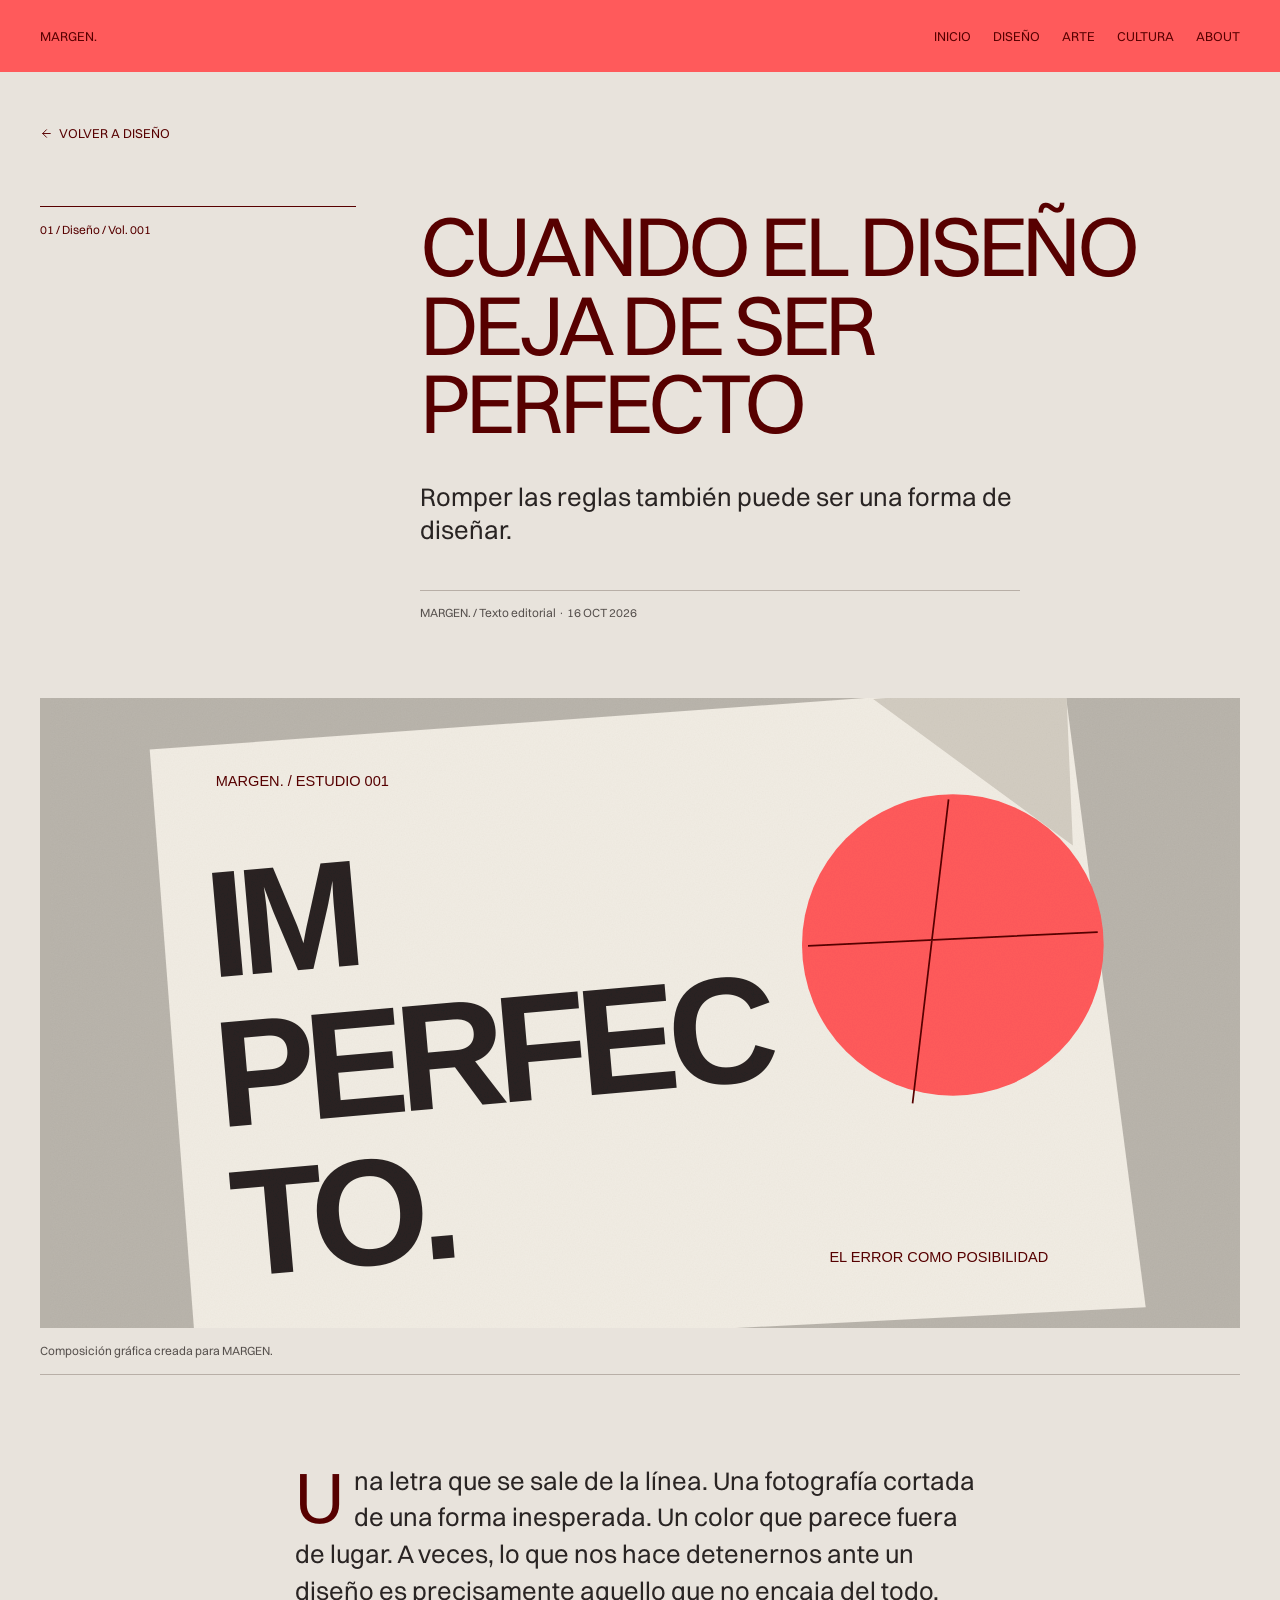
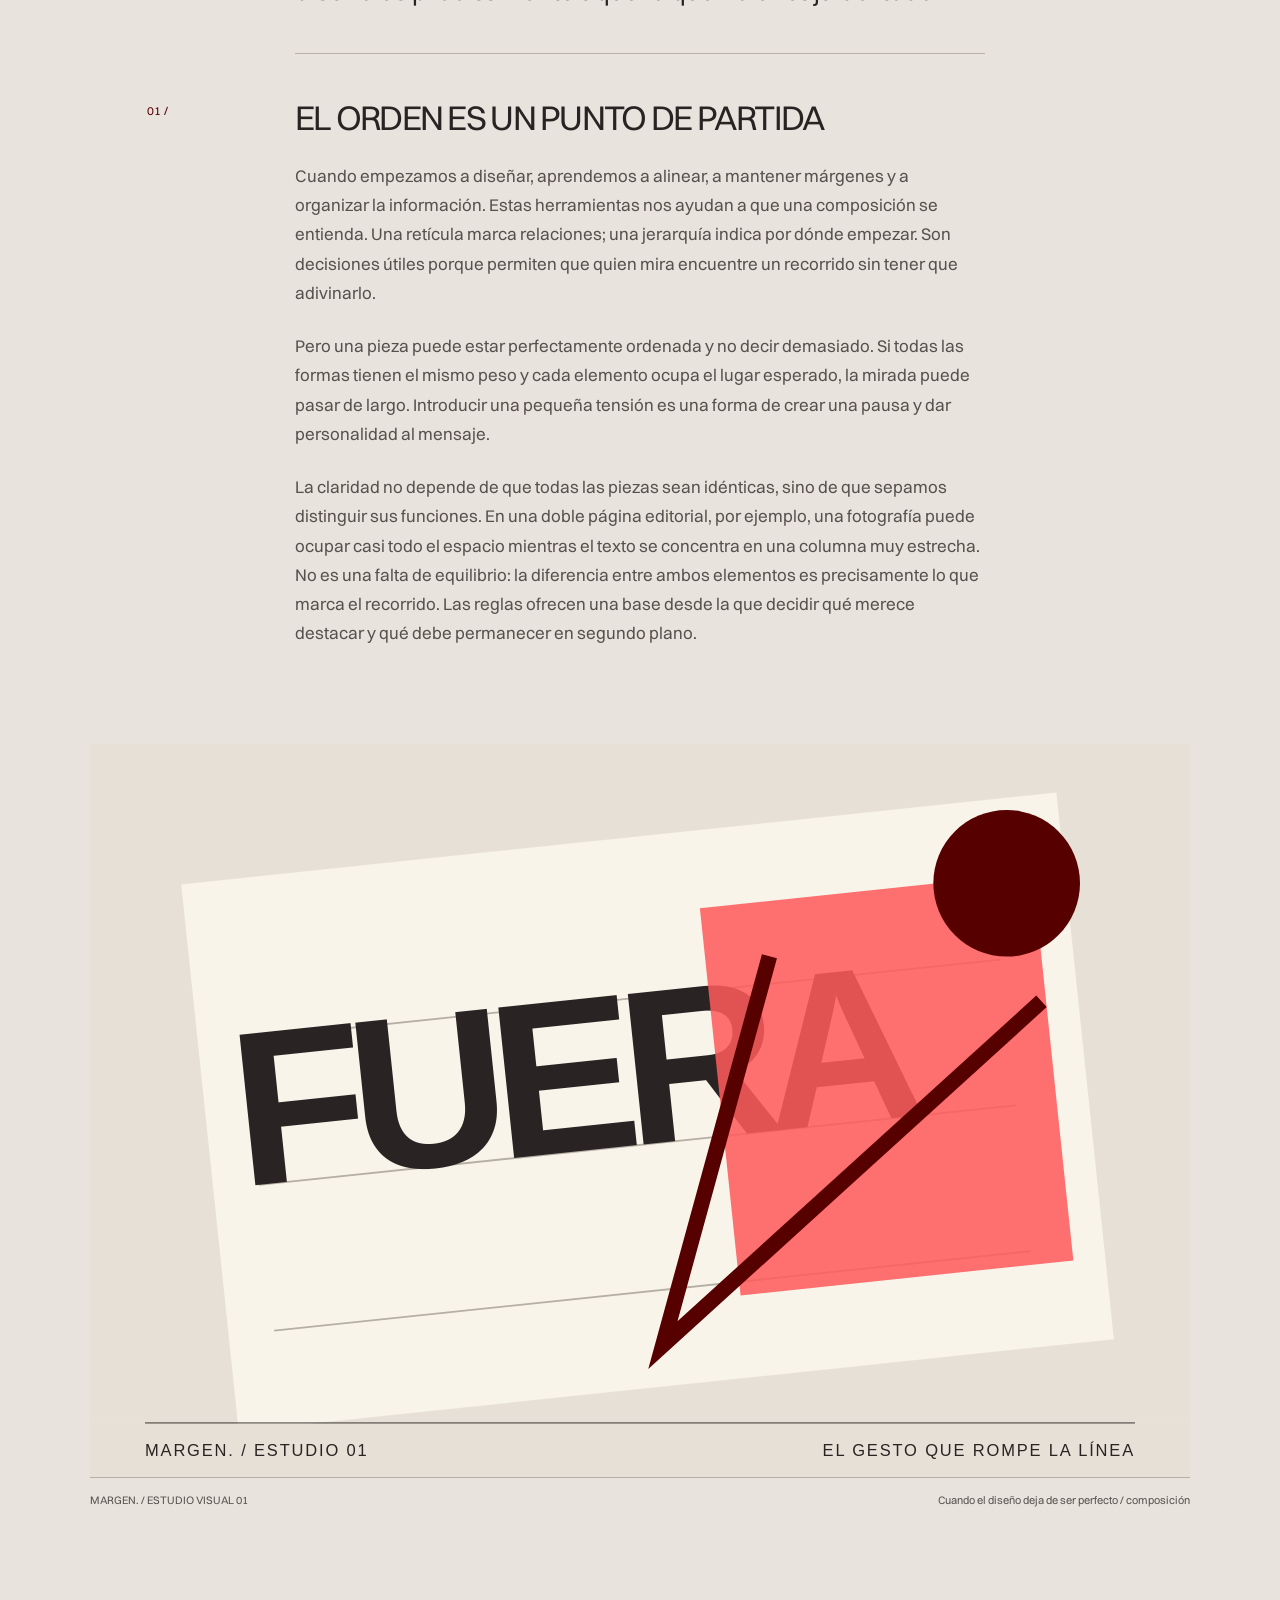
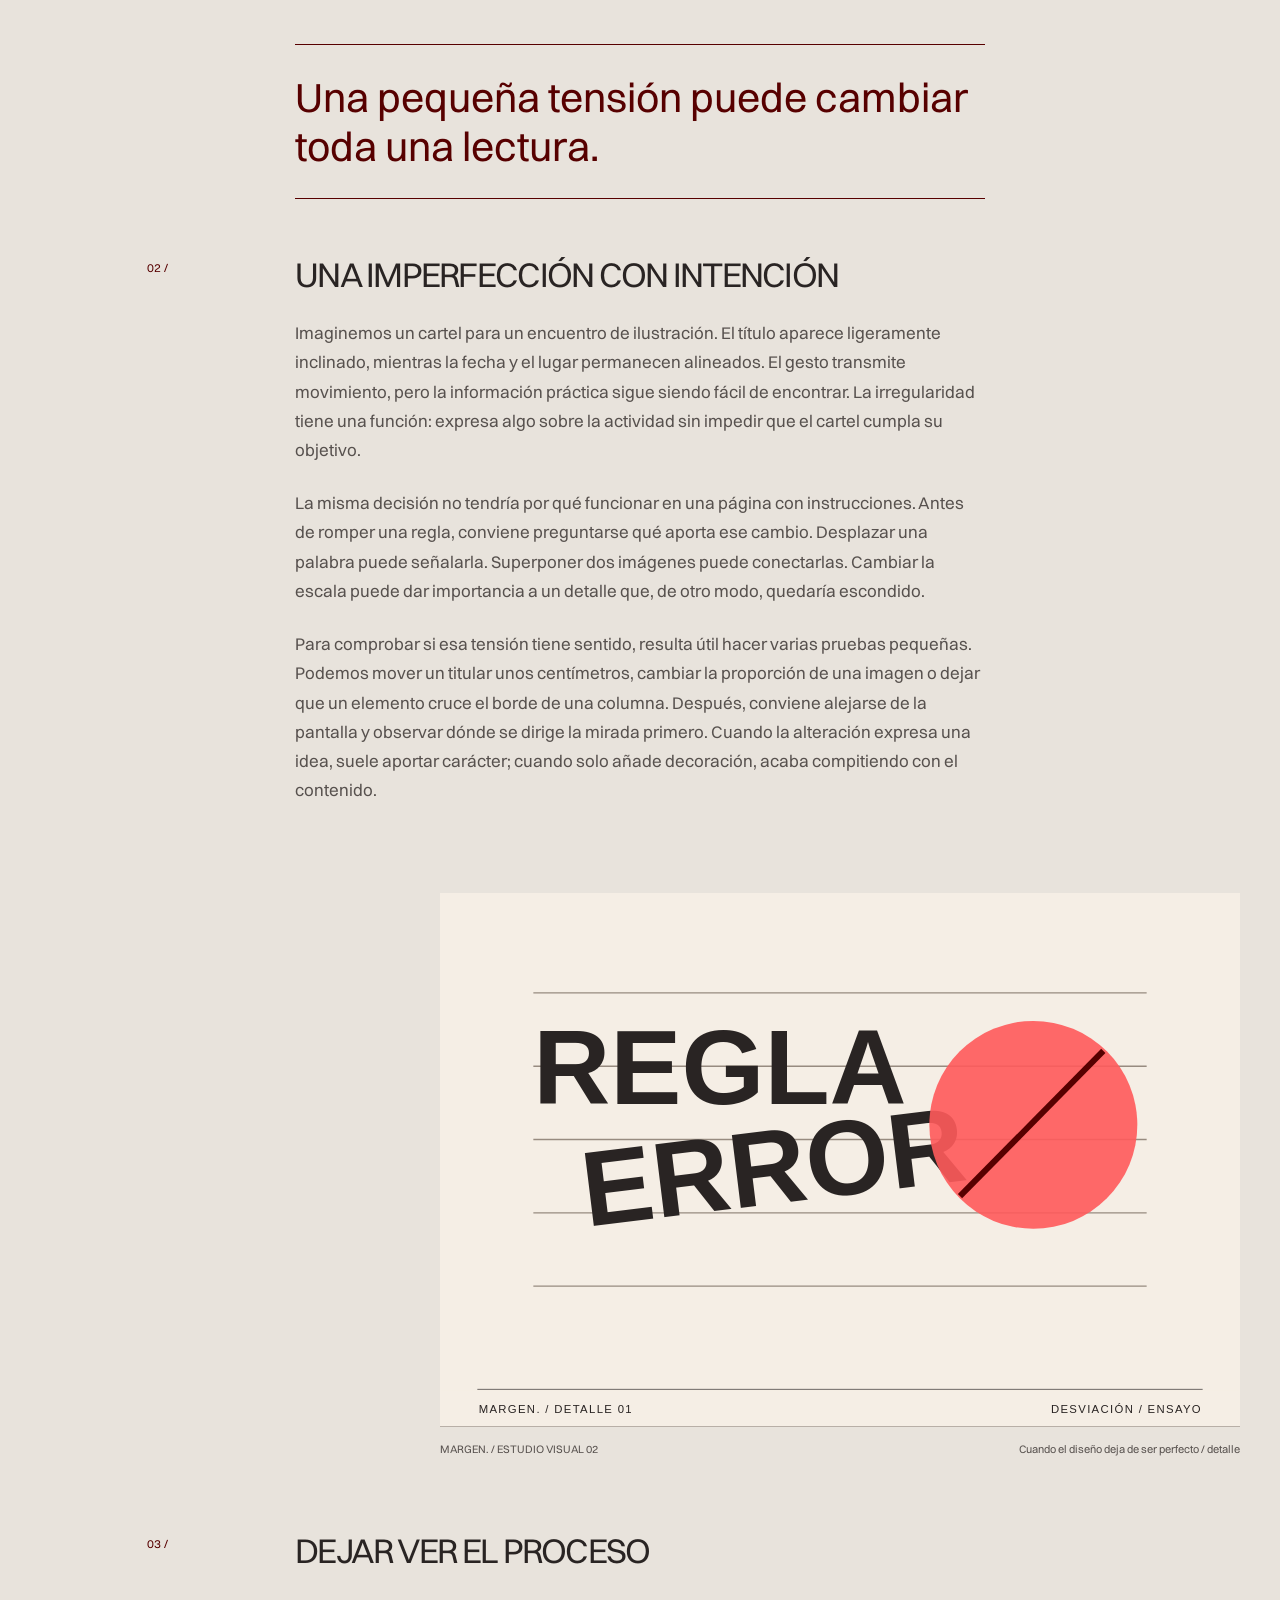
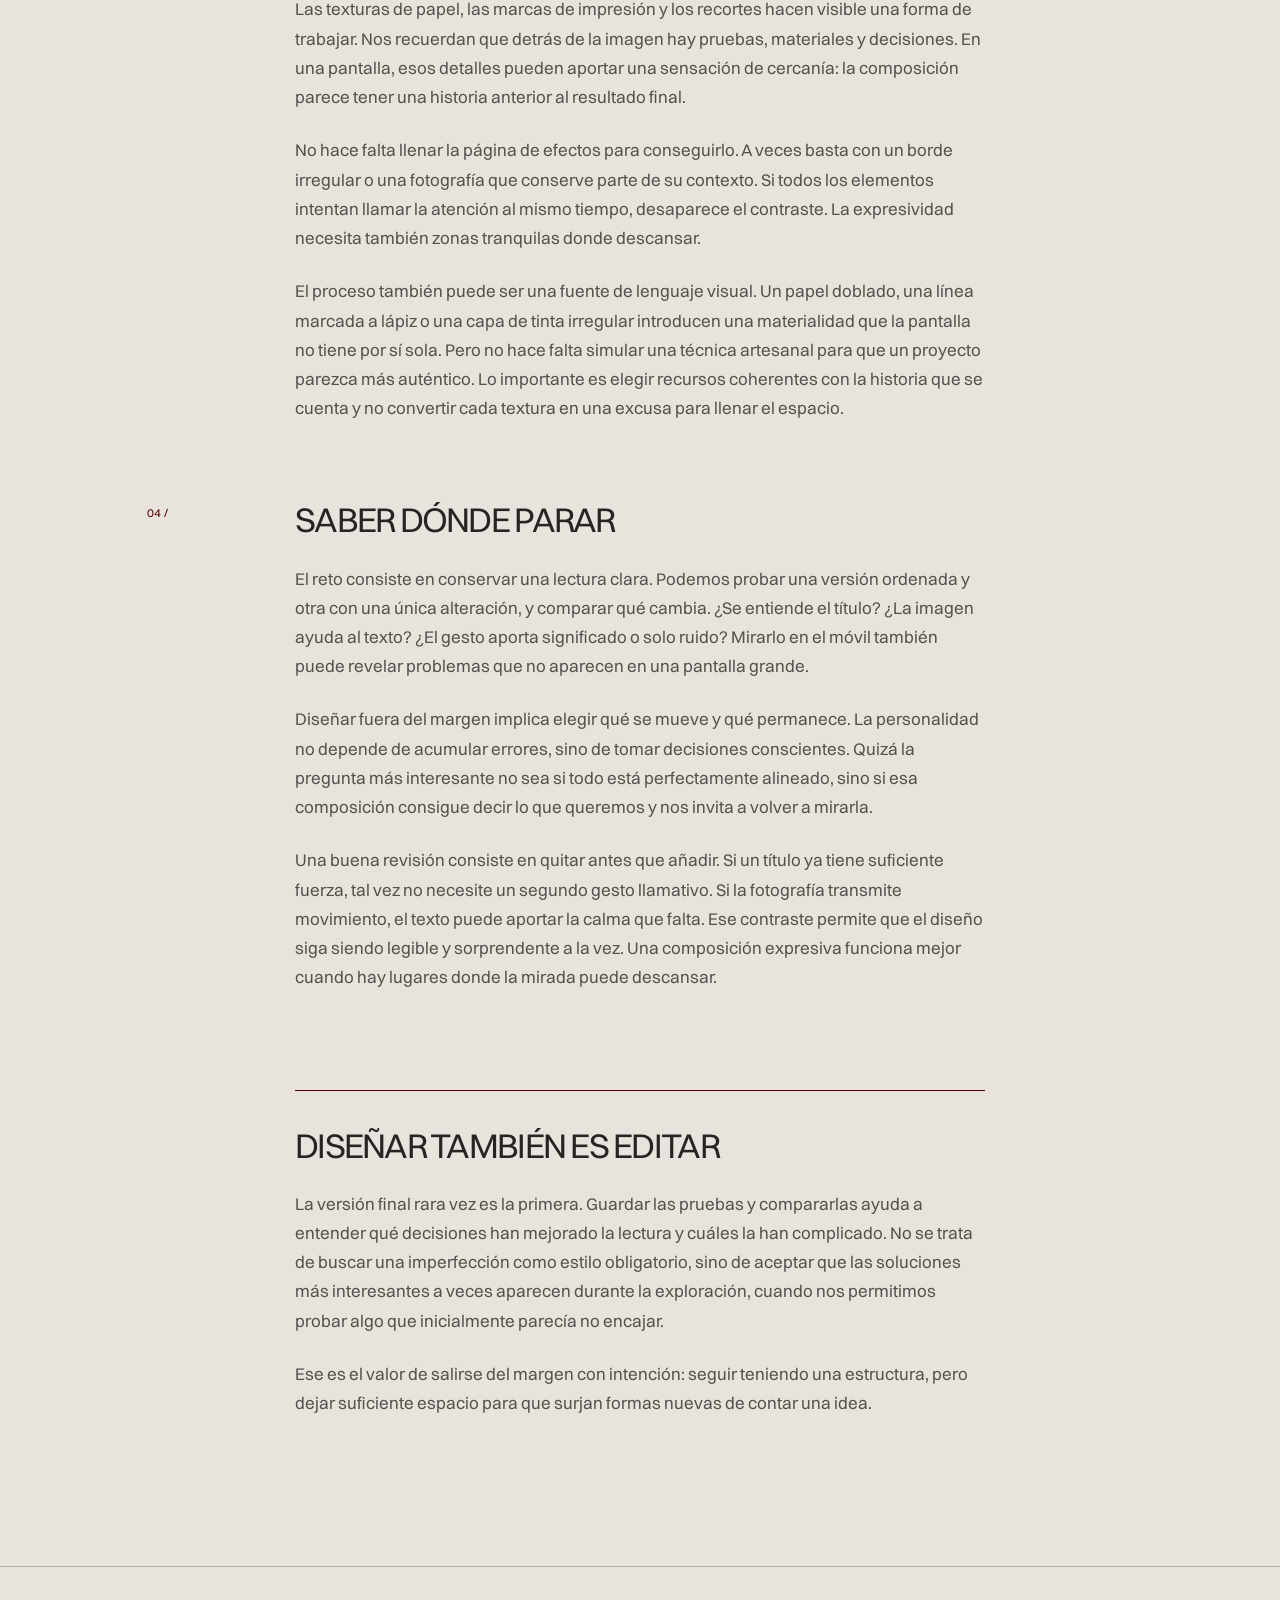
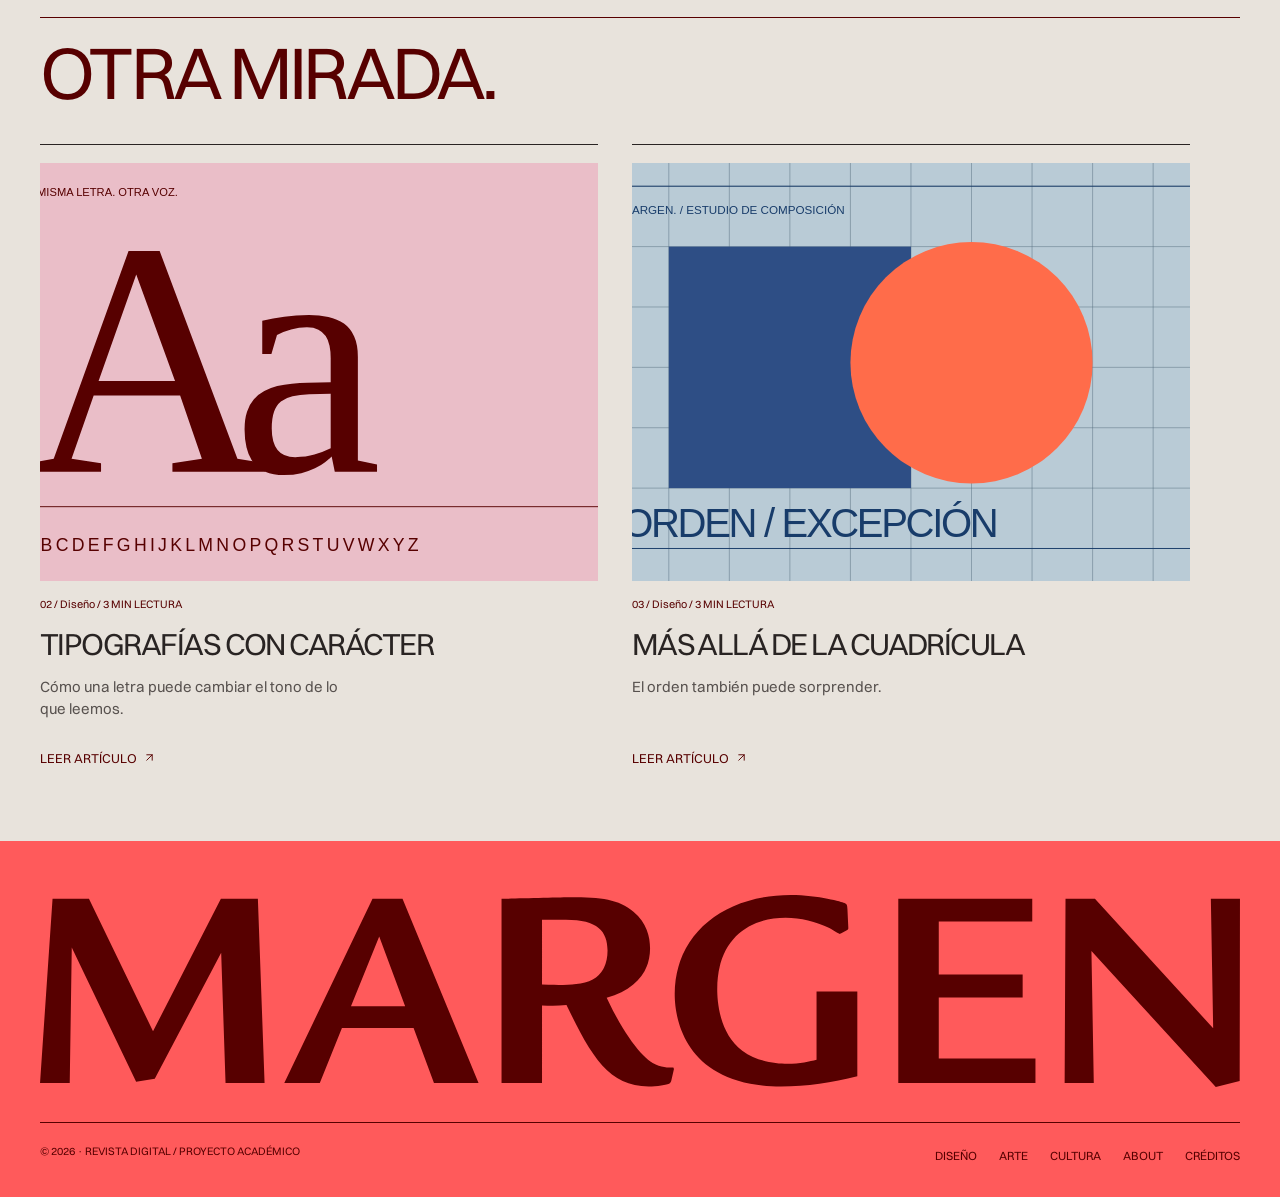
<file: diseno-imperfecto.html>
<!DOCTYPE html>
<html lang="es">
  <head>
    <meta charset="utf-8">
    <meta name="viewport" content="width=device-width, initial-scale=1.0">
    <meta name="description" content="Romper las reglas también puede ser una forma de diseñar.">
    <meta name="theme-color" content="#ff5a5b">
    <title>Cuando el diseño deja de ser perfecto · MARGEN.</title>
    <link href="assets/images/favicon.svg" rel="icon" type="image/svg+xml">
    <link href="css/style.css" rel="stylesheet">
  </head>
  <body>
    <a class="saltar" href="#contenido">Saltar al contenido</a>
    <header class="cabecera" id="arriba">
      <a aria-label="MARGEN, inicio" class="marca" href="index.html">MARGEN.</a>
      <nav aria-label="Navegación principal">
        <a href="index.html">Inicio</a>
        <a href="diseno.html">Diseño</a>
        <a href="arte.html">Arte</a>
        <a href="cultura.html">Cultura</a>
        <a href="about.html">About</a>
      </nav>
      <input class="menu-toggle" id="menu-toggle" type="checkbox" aria-label="Abrir o cerrar navegación"/>
      <label class="menu-boton" for="menu-toggle">
        <span class="menu-abrir">MENÚ</span>
        <span class="menu-cerrar">CERRAR <svg class="icono" viewBox="0 0 24 24" fill="none" stroke="currentColor" stroke-width="1.75" stroke-linecap="round" stroke-linejoin="round" aria-hidden="true" focusable="false"><path d="M18 6 6 18M6 6l12 12"/></svg></span>
      </label>
      <nav class="menu-movil" aria-label="Navegación móvil">
        <a href="index.html">Inicio</a>
        <a href="diseno.html">Diseño</a>
        <a href="arte.html">Arte</a>
        <a href="cultura.html">Cultura</a>
        <a href="about.html">About</a>
      </nav>
    </header>
    <main id="contenido">
      <article>
        <header class="cabecera-articulo bloque">
          <a class="enlace volver" href="diseno.html">
            <svg class="icono" viewBox="0 0 24 24" fill="none" stroke="currentColor" stroke-width="1.75" stroke-linecap="round" stroke-linejoin="round" aria-hidden="true" focusable="false"><path d="m12 19-7-7 7-7M5 12h14"/></svg> Volver a Diseño
          </a>
          <p class="etiqueta">01 / Diseño / Vol. 001</p>
          <h1>Cuando el diseño deja de ser perfecto</h1>
          <p class="entradilla">Romper las reglas también puede ser una forma de diseñar.</p>
          <p class="etiqueta">
            MARGEN. / Texto editorial ·
            <time datetime="2026-10-16">
              16 OCT 2026
            </time>
          </p>
        </header>
        <figure class="imagen-articulo">
          <img alt="Composición editorial de papeles superpuestos con la palabra imperfecto y un círculo rojo desplazado." height="900" loading="eager" src="assets/images/imperfecto.svg" width="1400"/>
          <figcaption>
            Composición gráfica creada para MARGEN.
          </figcaption>
        </figure>
        <div class="lectura lectura-articulo">
          <p class="introduccion">Una letra que se sale de la línea. Una fotografía cortada de una forma inesperada. Un color que parece fuera de lugar. A veces, lo que nos hace detenernos ante un diseño es precisamente aquello que no encaja del todo.</p>
          <section>
            <h2>El orden es un punto de partida</h2>
            <p>Cuando empezamos a diseñar, aprendemos a alinear, a mantener márgenes y a organizar la información. Estas herramientas nos ayudan a que una composición se entienda. Una retícula marca relaciones; una jerarquía indica por dónde empezar. Son decisiones útiles porque permiten que quien mira encuentre un recorrido sin tener que adivinarlo.</p>
            <p>Pero una pieza puede estar perfectamente ordenada y no decir demasiado. Si todas las formas tienen el mismo peso y cada elemento ocupa el lugar esperado, la mirada puede pasar de largo. Introducir una pequeña tensión es una forma de crear una pausa y dar personalidad al mensaje.</p>
            <p>La claridad no depende de que todas las piezas sean idénticas, sino de que sepamos distinguir sus funciones. En una doble página editorial, por ejemplo, una fotografía puede ocupar casi todo el espacio mientras el texto se concentra en una columna muy estrecha. No es una falta de equilibrio: la diferencia entre ambos elementos es precisamente lo que marca el recorrido. Las reglas ofrecen una base desde la que decidir qué merece destacar y qué debe permanecer en segundo plano.</p>
          </section>
          <figure class="imagen-lectura">
            <img src="assets/images/editorial-imperfecto-01.svg" alt="Composición gráfica editorial sobre cuando el diseño deja de ser perfecto / composición" width="1200" height="800" loading="lazy"/>
            <figcaption><span>MARGEN. / ESTUDIO VISUAL 01</span><span>Cuando el diseño deja de ser perfecto / composición</span></figcaption>
          </figure>

          <blockquote>
            Una pequeña tensión puede cambiar toda una lectura.
          </blockquote>
          <section>
            <h2>Una imperfección con intención</h2>
            <p>Imaginemos un cartel para un encuentro de ilustración. El título aparece ligeramente inclinado, mientras la fecha y el lugar permanecen alineados. El gesto transmite movimiento, pero la información práctica sigue siendo fácil de encontrar. La irregularidad tiene una función: expresa algo sobre la actividad sin impedir que el cartel cumpla su objetivo.</p>
            <p>La misma decisión no tendría por qué funcionar en una página con instrucciones. Antes de romper una regla, conviene preguntarse qué aporta ese cambio. Desplazar una palabra puede señalarla. Superponer dos imágenes puede conectarlas. Cambiar la escala puede dar importancia a un detalle que, de otro modo, quedaría escondido.</p>
            <p>Para comprobar si esa tensión tiene sentido, resulta útil hacer varias pruebas pequeñas. Podemos mover un titular unos centímetros, cambiar la proporción de una imagen o dejar que un elemento cruce el borde de una columna. Después, conviene alejarse de la pantalla y observar dónde se dirige la mirada primero. Cuando la alteración expresa una idea, suele aportar carácter; cuando solo añade decoración, acaba compitiendo con el contenido.</p>
          </section>
          <figure class="imagen-lectura imagen-lectura--detalle">
            <img src="assets/images/editorial-imperfecto-02.svg" alt="Composición gráfica editorial sobre cuando el diseño deja de ser perfecto / detalle" width="1200" height="800" loading="lazy"/>
            <figcaption><span>MARGEN. / ESTUDIO VISUAL 02</span><span>Cuando el diseño deja de ser perfecto / detalle</span></figcaption>
          </figure>

          <section>
            <h2>Dejar ver el proceso</h2>
            <p>Las texturas de papel, las marcas de impresión y los recortes hacen visible una forma de trabajar. Nos recuerdan que detrás de la imagen hay pruebas, materiales y decisiones. En una pantalla, esos detalles pueden aportar una sensación de cercanía: la composición parece tener una historia anterior al resultado final.</p>
            <p>No hace falta llenar la página de efectos para conseguirlo. A veces basta con un borde irregular o una fotografía que conserve parte de su contexto. Si todos los elementos intentan llamar la atención al mismo tiempo, desaparece el contraste. La expresividad necesita también zonas tranquilas donde descansar.</p>
            <p>El proceso también puede ser una fuente de lenguaje visual. Un papel doblado, una línea marcada a lápiz o una capa de tinta irregular introducen una materialidad que la pantalla no tiene por sí sola. Pero no hace falta simular una técnica artesanal para que un proyecto parezca más auténtico. Lo importante es elegir recursos coherentes con la historia que se cuenta y no convertir cada textura en una excusa para llenar el espacio.</p>
          </section>
          <section>
            <h2>Saber dónde parar</h2>
            <p>El reto consiste en conservar una lectura clara. Podemos probar una versión ordenada y otra con una única alteración, y comparar qué cambia. ¿Se entiende el título? ¿La imagen ayuda al texto? ¿El gesto aporta significado o solo ruido? Mirarlo en el móvil también puede revelar problemas que no aparecen en una pantalla grande.</p>
            <p>Diseñar fuera del margen implica elegir qué se mueve y qué permanece. La personalidad no depende de acumular errores, sino de tomar decisiones conscientes. Quizá la pregunta más interesante no sea si todo está perfectamente alineado, sino si esa composición consigue decir lo que queremos y nos invita a volver a mirarla.</p>
            <p>Una buena revisión consiste en quitar antes que añadir. Si un título ya tiene suficiente fuerza, tal vez no necesite un segundo gesto llamativo. Si la fotografía transmite movimiento, el texto puede aportar la calma que falta. Ese contraste permite que el diseño siga siendo legible y sorprendente a la vez. Una composición expresiva funciona mejor cuando hay lugares donde la mirada puede descansar.</p>
          </section>
        
          <section class="cierre-editorial">
            <h2>Diseñar también es editar</h2>
            <p>La versión final rara vez es la primera. Guardar las pruebas y compararlas ayuda a entender qué decisiones han mejorado la lectura y cuáles la han complicado. No se trata de buscar una imperfección como estilo obligatorio, sino de aceptar que las soluciones más interesantes a veces aparecen durante la exploración, cuando nos permitimos probar algo que inicialmente parecía no encajar.</p>
            <p>Ese es el valor de salirse del margen con intención: seguir teniendo una estructura, pero dejar suficiente espacio para que surjan formas nuevas de contar una idea.</p>
          </section>
        </div>
      </article>
      <section aria-labelledby="titulo-relacionados" class="bloque relacionados">
        <h2 id="titulo-relacionados">Otra mirada.</h2>
        <div class="rejilla">
          <article class="tarjeta">
            <a aria-label="Leer Tipografías con carácter" class="imagen-tarjeta" href="tipografias-con-caracter.html">
              <img alt="Muestrario de letras Aa de distintos tamaños en granate sobre fondo rosa." height="900" loading="lazy" src="assets/images/tipografia.svg" width="1400"/>
            </a>
            <p class="etiqueta">02 / Diseño / 3 MIN LECTURA</p>
            <h3>
              <a href="tipografias-con-caracter.html">Tipografías con carácter</a>
            </h3>
            <p>Cómo una letra puede cambiar el tono de lo que leemos.</p>
            <a aria-label="Leer artículo: Tipografías con carácter" class="enlace" href="tipografias-con-caracter.html">
              Leer artículo <svg class="icono" viewBox="0 0 24 24" fill="none" stroke="currentColor" stroke-width="1.75" stroke-linecap="round" stroke-linejoin="round" aria-hidden="true" focusable="false"><path d="M7 17 17 7M7 7h10v10"/></svg>
            </a>
          </article>
          <article class="tarjeta">
            <a aria-label="Leer Más allá de la cuadrícula" class="imagen-tarjeta" href="mas-alla-cuadricula.html">
              <img alt="Retícula editorial azul con una forma circular coral que atraviesa varias columnas." height="900" loading="lazy" src="assets/images/reticula.svg" width="1400"/>
            </a>
            <p class="etiqueta">03 / Diseño / 3 MIN LECTURA</p>
            <h3>
              <a href="mas-alla-cuadricula.html">Más allá de la cuadrícula</a>
            </h3>
            <p>El orden también puede sorprender.</p>
            <a aria-label="Leer artículo: Más allá de la cuadrícula" class="enlace" href="mas-alla-cuadricula.html">
              Leer artículo <svg class="icono" viewBox="0 0 24 24" fill="none" stroke="currentColor" stroke-width="1.75" stroke-linecap="round" stroke-linejoin="round" aria-hidden="true" focusable="false"><path d="M7 17 17 7M7 7h10v10"/></svg>
            </a>
          </article>
        </div>
      </section>
    </main>
    <footer class="pie">
      <a aria-label="MARGEN, volver al inicio" class="rotulo" href="index.html">
        <img alt="MARGEN" height="218" src="assets/images/margen.svg" width="1360"/>
      </a>
      <div class="pie-inferior">
        <p>© 2026 · REVISTA DIGITAL / PROYECTO ACADÉMICO</p>
        <nav aria-label="Navegación del pie">
          <a href="diseno.html">Diseño</a>
          <a href="arte.html">Arte</a>
          <a href="cultura.html">Cultura</a>
          <a href="about.html">About</a>
          <a href="creditos.html">Créditos</a>
        </nav>
      </div>
    </footer>
  </body>
</html>
</file>
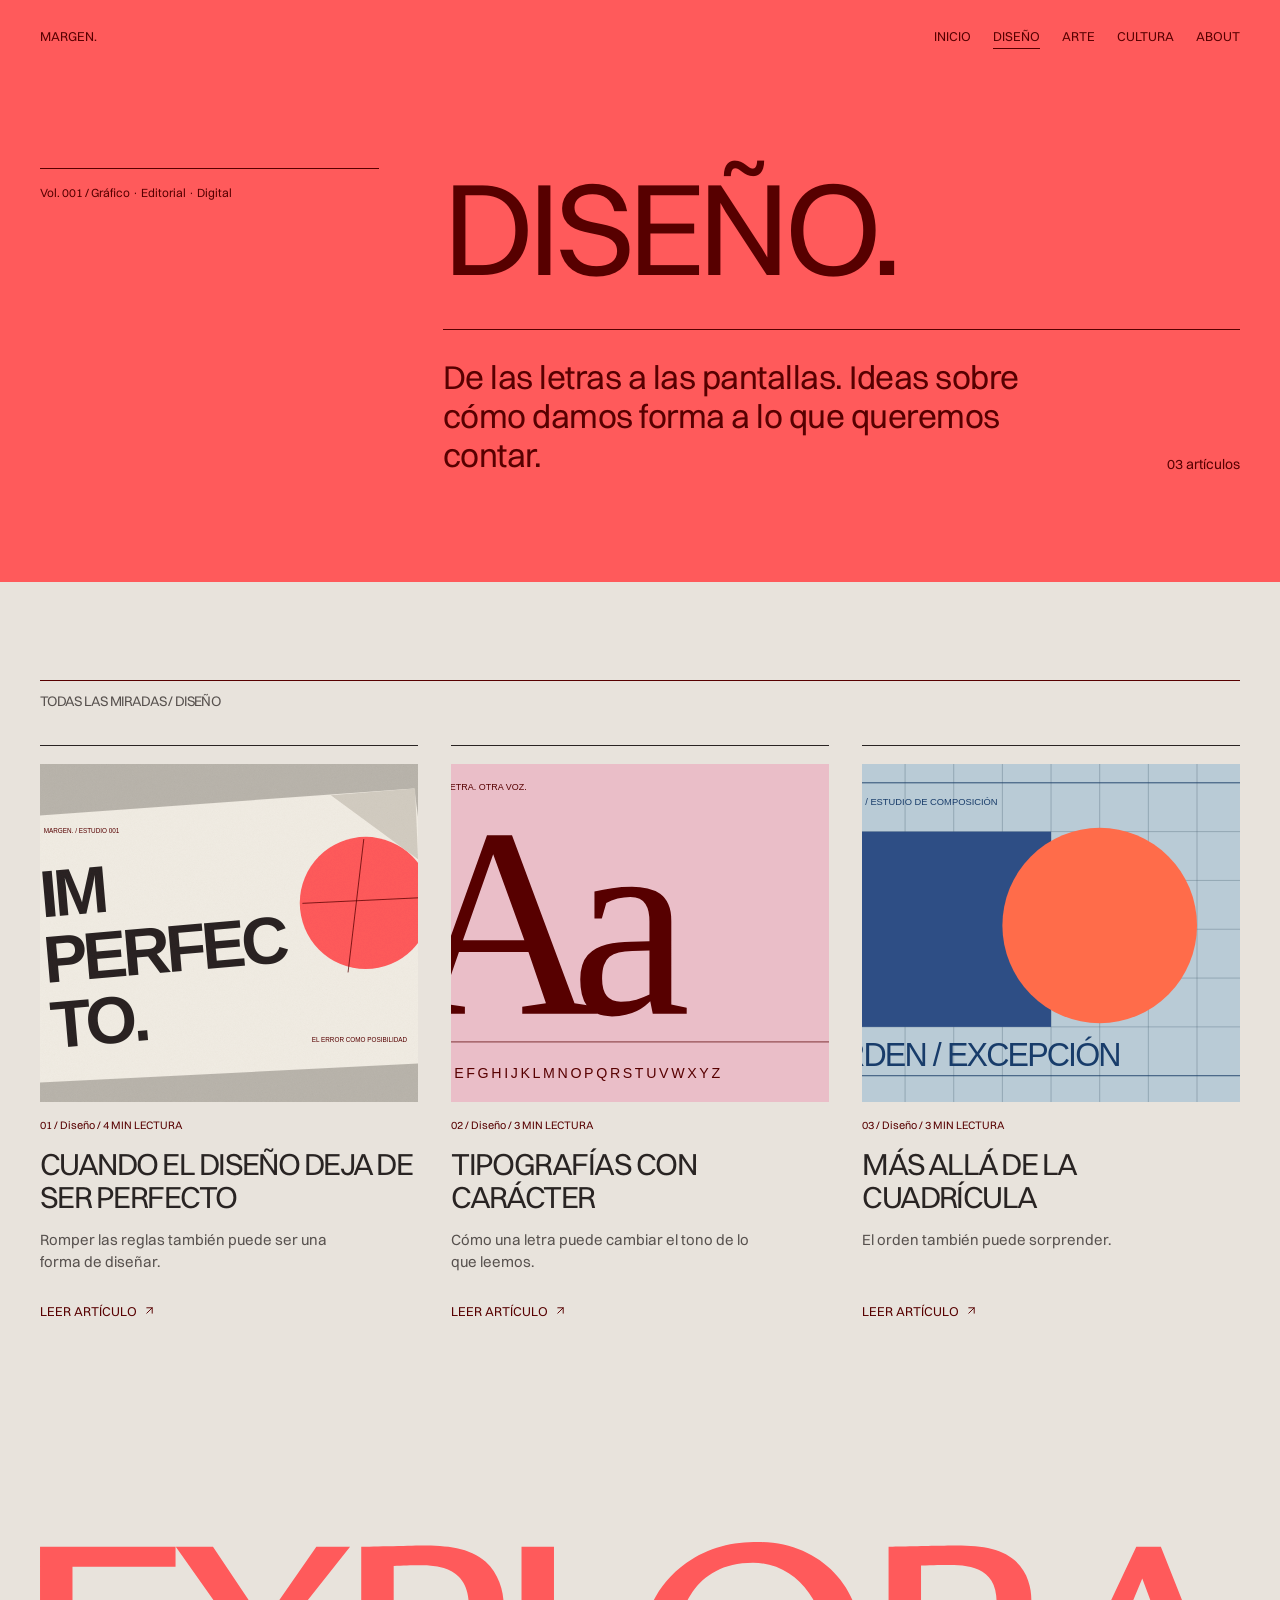
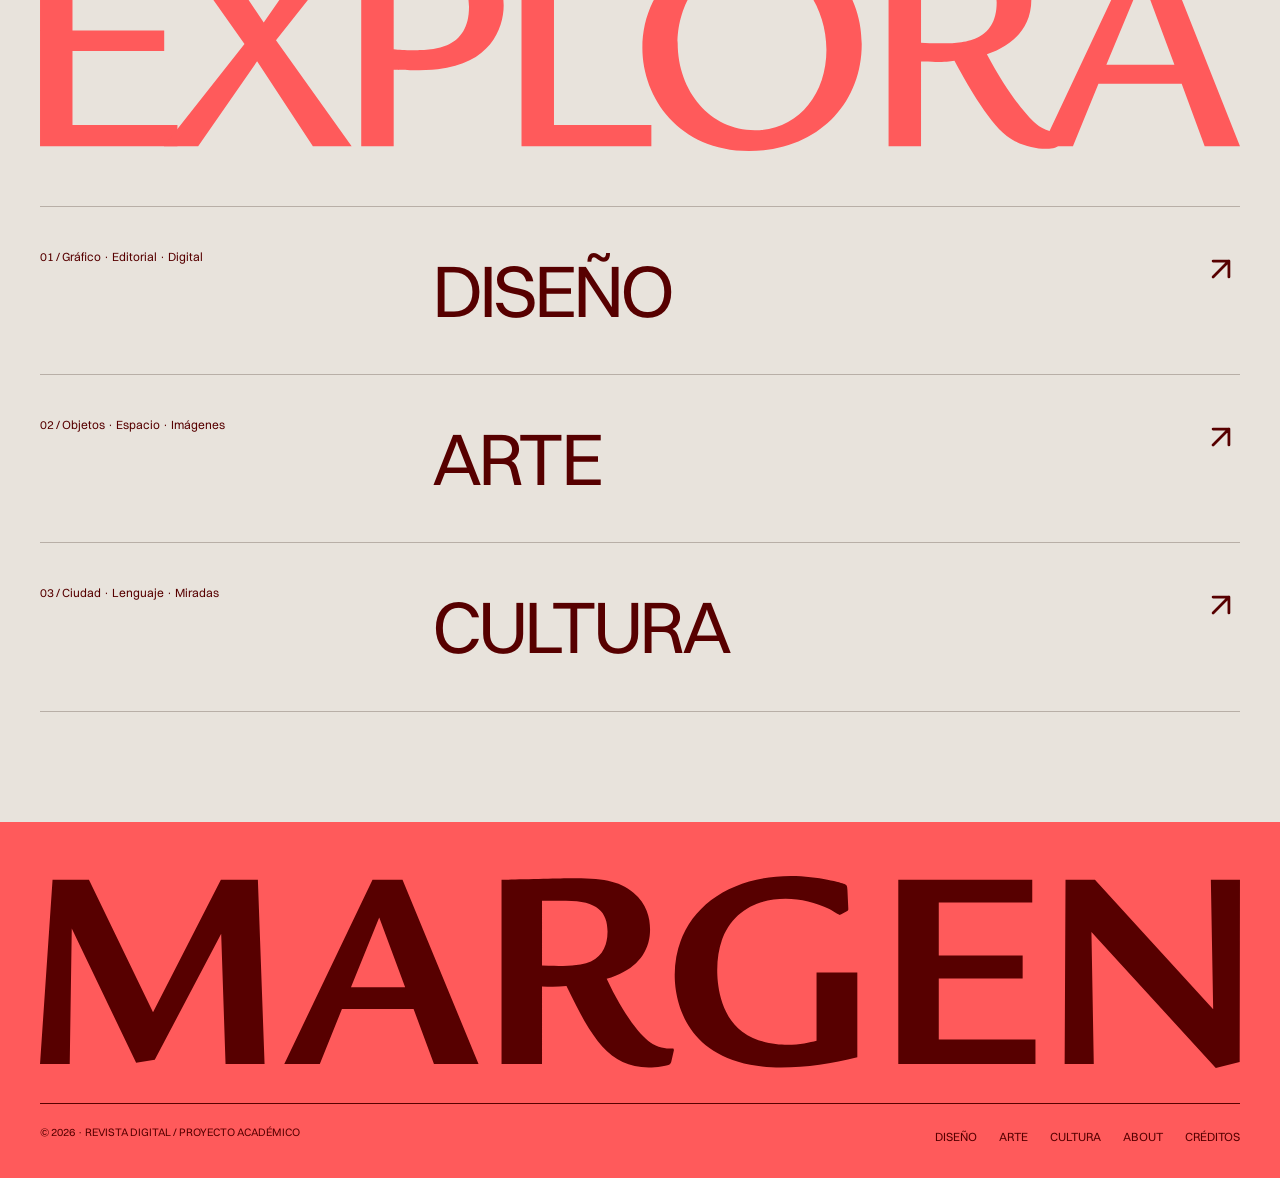
<file: diseno.html>
<!DOCTYPE html>
<html lang="es">
  <head>
    <meta charset="utf-8">
    <meta name="viewport" content="width=device-width, initial-scale=1.0">
    <meta name="description" content="De las letras a las pantallas. Ideas sobre cómo damos forma a lo que queremos contar.">
    <meta name="theme-color" content="#ff5a5b">
    <title>Diseño · MARGEN.</title>
    <link href="assets/images/favicon.svg" rel="icon" type="image/svg+xml">
    <link href="css/style.css" rel="stylesheet">
  </head>
  <body>
    <a class="saltar" href="#contenido">Saltar al contenido</a>
    <header class="cabecera" id="arriba">
      <a aria-label="MARGEN, inicio" class="marca" href="index.html">MARGEN.</a>
      <nav aria-label="Navegación principal">
        <a href="index.html">Inicio</a>
        <a aria-current="page" href="diseno.html">Diseño</a>
        <a href="arte.html">Arte</a>
        <a href="cultura.html">Cultura</a>
        <a href="about.html">About</a>
      </nav>
      <input class="menu-toggle" id="menu-toggle" type="checkbox" aria-label="Abrir o cerrar navegación"/>
      <label class="menu-boton" for="menu-toggle">
        <span class="menu-abrir">MENÚ</span>
        <span class="menu-cerrar">CERRAR <svg class="icono" viewBox="0 0 24 24" fill="none" stroke="currentColor" stroke-width="1.75" stroke-linecap="round" stroke-linejoin="round" aria-hidden="true" focusable="false"><path d="M18 6 6 18M6 6l12 12"/></svg></span>
      </label>
      <nav class="menu-movil" aria-label="Navegación móvil">
        <a href="index.html">Inicio</a>
        <a aria-current="page" href="diseno.html">Diseño</a>
        <a href="arte.html">Arte</a>
        <a href="cultura.html">Cultura</a>
        <a href="about.html">About</a>
      </nav>
    </header>
    <main id="contenido">
      <section class="cabecera-seccion bloque">
        <p class="etiqueta">Vol. 001 / Gráfico · Editorial · Digital</p>
        <h1>Diseño.</h1>
        <div class="descripcion-seccion">
          <p>De las letras a las pantallas. Ideas sobre cómo damos forma a lo que queremos contar.</p>
          <span class="etiqueta">03 artículos</span>
        </div>
      </section>
      <section aria-labelledby="titulo-archivo" class="bloque archivo">
        <h2 class="etiqueta" id="titulo-archivo">Todas las miradas / Diseño</h2>
        <div class="rejilla">
          <article class="tarjeta">
            <a aria-label="Leer Cuando el diseño deja de ser perfecto" class="imagen-tarjeta" href="diseno-imperfecto.html">
              <img alt="Composición editorial de papeles superpuestos con la palabra imperfecto y un círculo rojo desplazado." height="900" loading="lazy" src="assets/images/imperfecto.svg" width="1400"/>
            </a>
            <p class="etiqueta">01 / Diseño / 4 MIN LECTURA</p>
            <h3>
              <a href="diseno-imperfecto.html">Cuando el diseño deja de ser perfecto</a>
            </h3>
            <p>Romper las reglas también puede ser una forma de diseñar.</p>
            <a aria-label="Leer artículo: Cuando el diseño deja de ser perfecto" class="enlace" href="diseno-imperfecto.html">
              Leer artículo <svg class="icono" viewBox="0 0 24 24" fill="none" stroke="currentColor" stroke-width="1.75" stroke-linecap="round" stroke-linejoin="round" aria-hidden="true" focusable="false"><path d="M7 17 17 7M7 7h10v10"/></svg>
            </a>
          </article>
          <article class="tarjeta">
            <a aria-label="Leer Tipografías con carácter" class="imagen-tarjeta" href="tipografias-con-caracter.html">
              <img alt="Muestrario de letras Aa de distintos tamaños en granate sobre fondo rosa." height="900" loading="lazy" src="assets/images/tipografia.svg" width="1400"/>
            </a>
            <p class="etiqueta">02 / Diseño / 3 MIN LECTURA</p>
            <h3>
              <a href="tipografias-con-caracter.html">Tipografías con carácter</a>
            </h3>
            <p>Cómo una letra puede cambiar el tono de lo que leemos.</p>
            <a aria-label="Leer artículo: Tipografías con carácter" class="enlace" href="tipografias-con-caracter.html">
              Leer artículo <svg class="icono" viewBox="0 0 24 24" fill="none" stroke="currentColor" stroke-width="1.75" stroke-linecap="round" stroke-linejoin="round" aria-hidden="true" focusable="false"><path d="M7 17 17 7M7 7h10v10"/></svg>
            </a>
          </article>
          <article class="tarjeta">
            <a aria-label="Leer Más allá de la cuadrícula" class="imagen-tarjeta" href="mas-alla-cuadricula.html">
              <img alt="Retícula editorial azul con una forma circular coral que atraviesa varias columnas." height="900" loading="lazy" src="assets/images/reticula.svg" width="1400"/>
            </a>
            <p class="etiqueta">03 / Diseño / 3 MIN LECTURA</p>
            <h3>
              <a href="mas-alla-cuadricula.html">Más allá de la cuadrícula</a>
            </h3>
            <p>El orden también puede sorprender.</p>
            <a aria-label="Leer artículo: Más allá de la cuadrícula" class="enlace" href="mas-alla-cuadricula.html">
              Leer artículo <svg class="icono" viewBox="0 0 24 24" fill="none" stroke="currentColor" stroke-width="1.75" stroke-linecap="round" stroke-linejoin="round" aria-hidden="true" focusable="false"><path d="M7 17 17 7M7 7h10v10"/></svg>
            </a>
          </article>
        </div>
      </section>
      <section aria-labelledby="titulo-explora" class="explora bloque">
        <h2 class="rotulo" id="titulo-explora">
          <img alt="Explora" height="237" src="assets/images/explora.svg" width="1360"/>
        </h2>
        <a class="fila-categoria" href="diseno.html">
          <span class="etiqueta">01 / Gráfico · Editorial · Digital</span>
          <span class="nombre-categoria">Diseño</span>
          <span aria-hidden="true" class="flecha">
            <svg class="icono" viewBox="0 0 24 24" fill="none" stroke="currentColor" stroke-width="1.75" stroke-linecap="round" stroke-linejoin="round" aria-hidden="true" focusable="false"><path d="M7 17 17 7M7 7h10v10"/></svg>
          </span>
        </a>
        <a class="fila-categoria" href="arte.html">
          <span class="etiqueta">02 / Objetos · Espacio · Imágenes</span>
          <span class="nombre-categoria">Arte</span>
          <span aria-hidden="true" class="flecha">
            <svg class="icono" viewBox="0 0 24 24" fill="none" stroke="currentColor" stroke-width="1.75" stroke-linecap="round" stroke-linejoin="round" aria-hidden="true" focusable="false"><path d="M7 17 17 7M7 7h10v10"/></svg>
          </span>
        </a>
        <a class="fila-categoria" href="cultura.html">
          <span class="etiqueta">03 / Ciudad · Lenguaje · Miradas</span>
          <span class="nombre-categoria">Cultura</span>
          <span aria-hidden="true" class="flecha">
            <svg class="icono" viewBox="0 0 24 24" fill="none" stroke="currentColor" stroke-width="1.75" stroke-linecap="round" stroke-linejoin="round" aria-hidden="true" focusable="false"><path d="M7 17 17 7M7 7h10v10"/></svg>
          </span>
        </a>
      </section>
    </main>
    <footer class="pie">
      <a aria-label="MARGEN, volver al inicio" class="rotulo" href="index.html">
        <img alt="MARGEN" height="218" src="assets/images/margen.svg" width="1360"/>
      </a>
      <div class="pie-inferior">
        <p>© 2026 · REVISTA DIGITAL / PROYECTO ACADÉMICO</p>
        <nav aria-label="Navegación del pie">
          <a href="diseno.html">Diseño</a>
          <a href="arte.html">Arte</a>
          <a href="cultura.html">Cultura</a>
          <a href="about.html">About</a>
          <a href="creditos.html">Créditos</a>
        </nav>
      </div>
    </footer>
  </body>
</html>
</file>
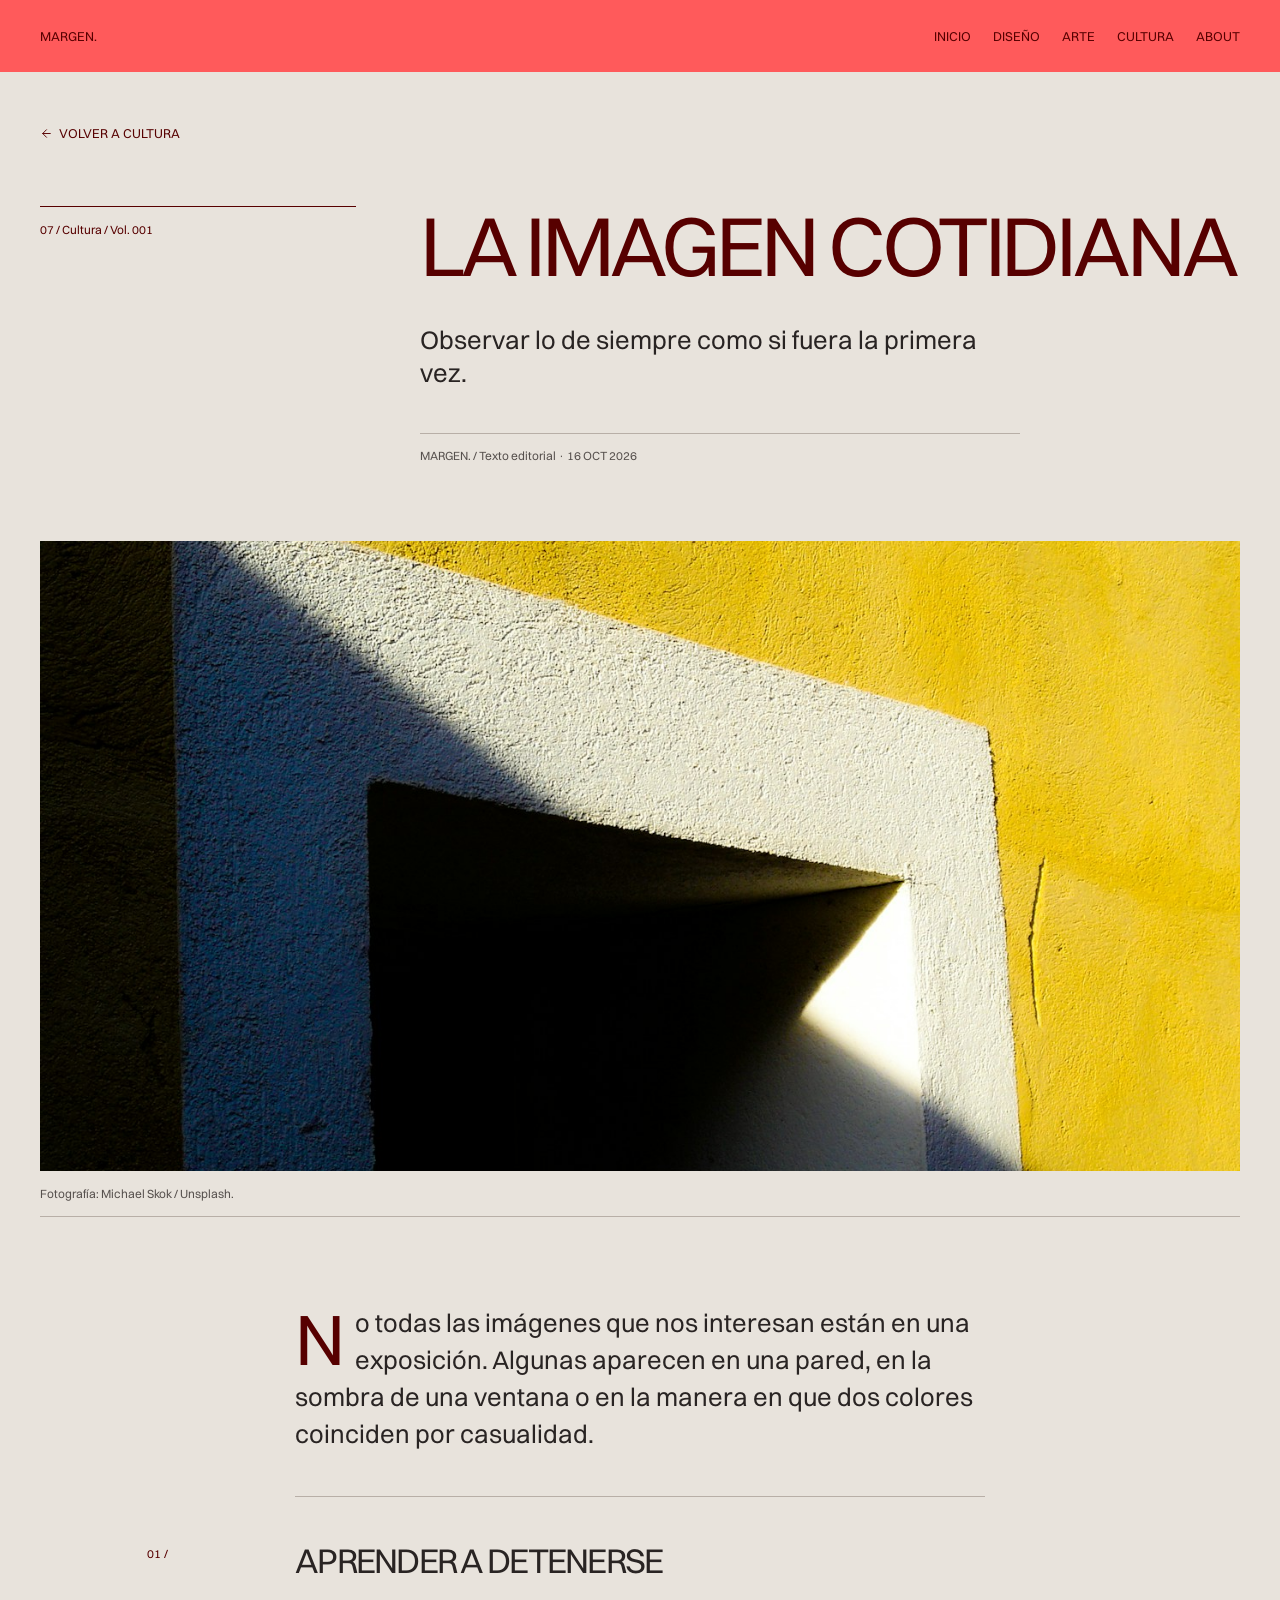
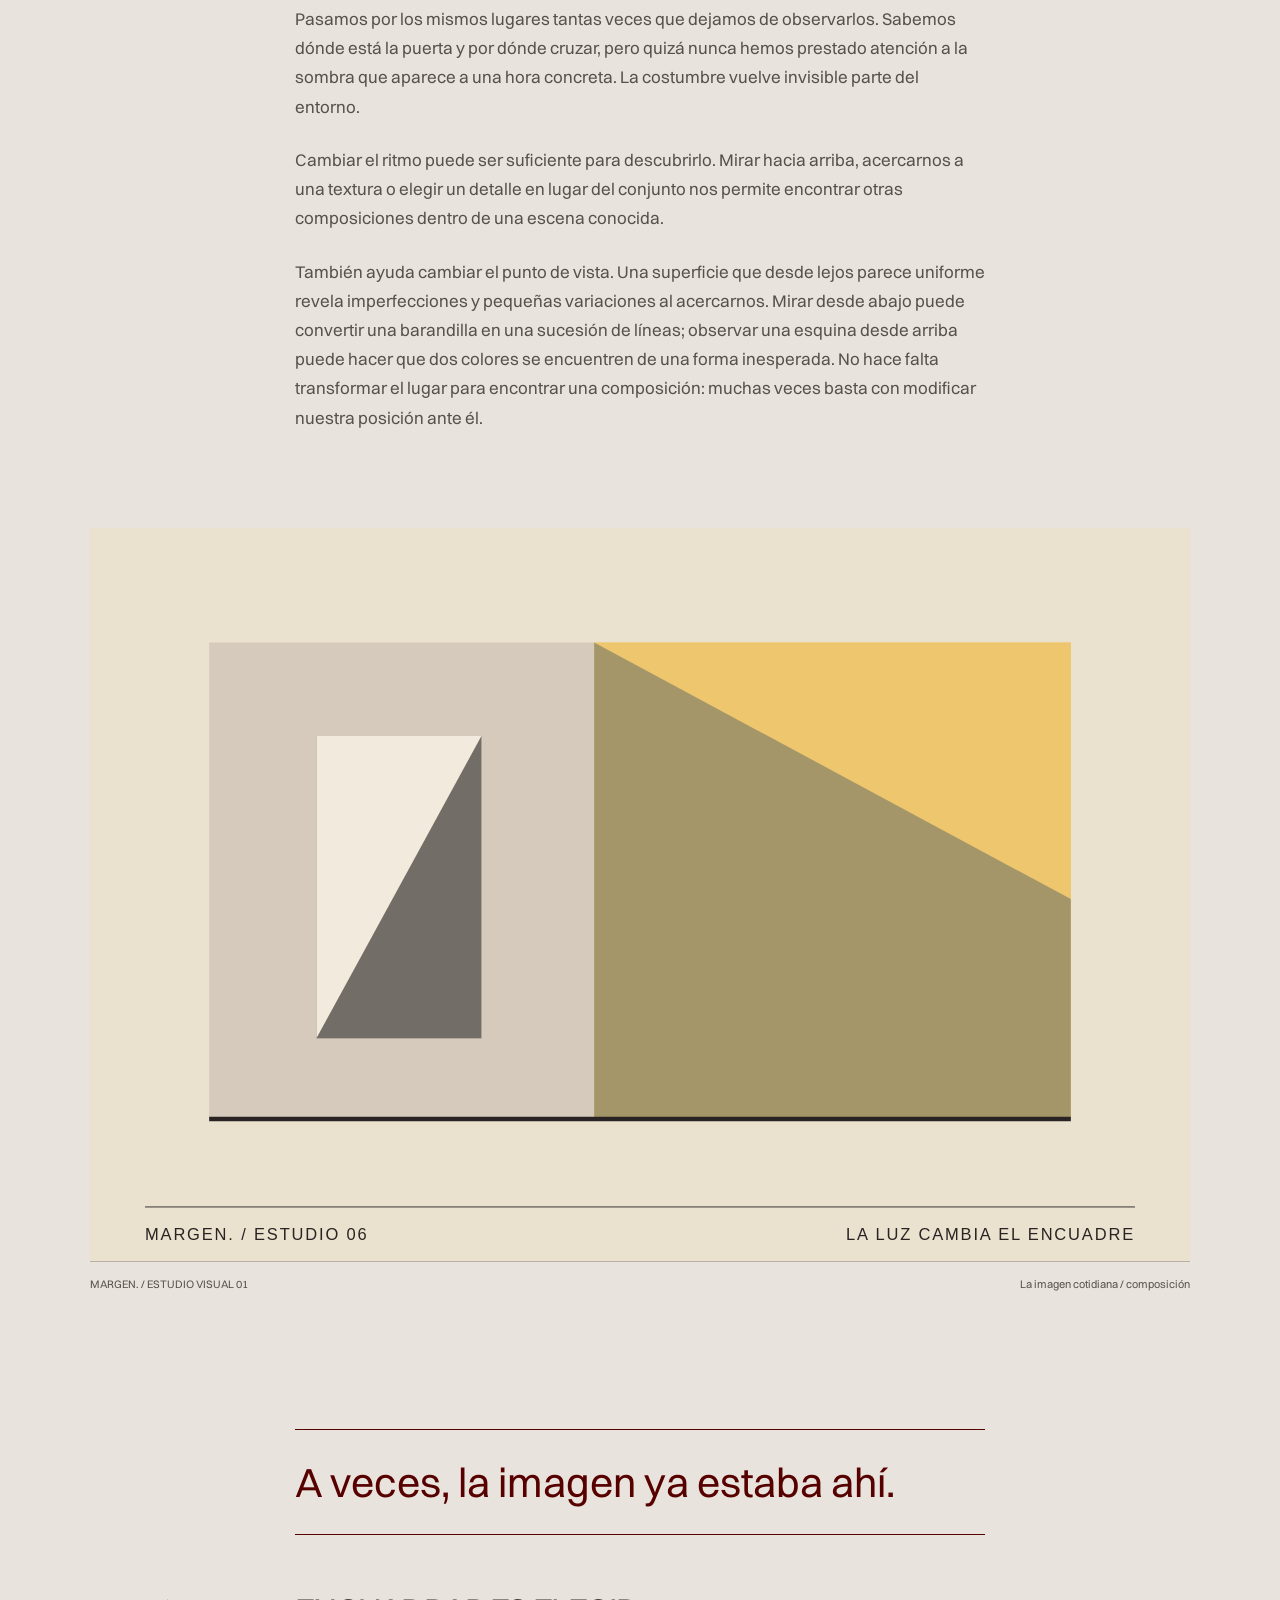
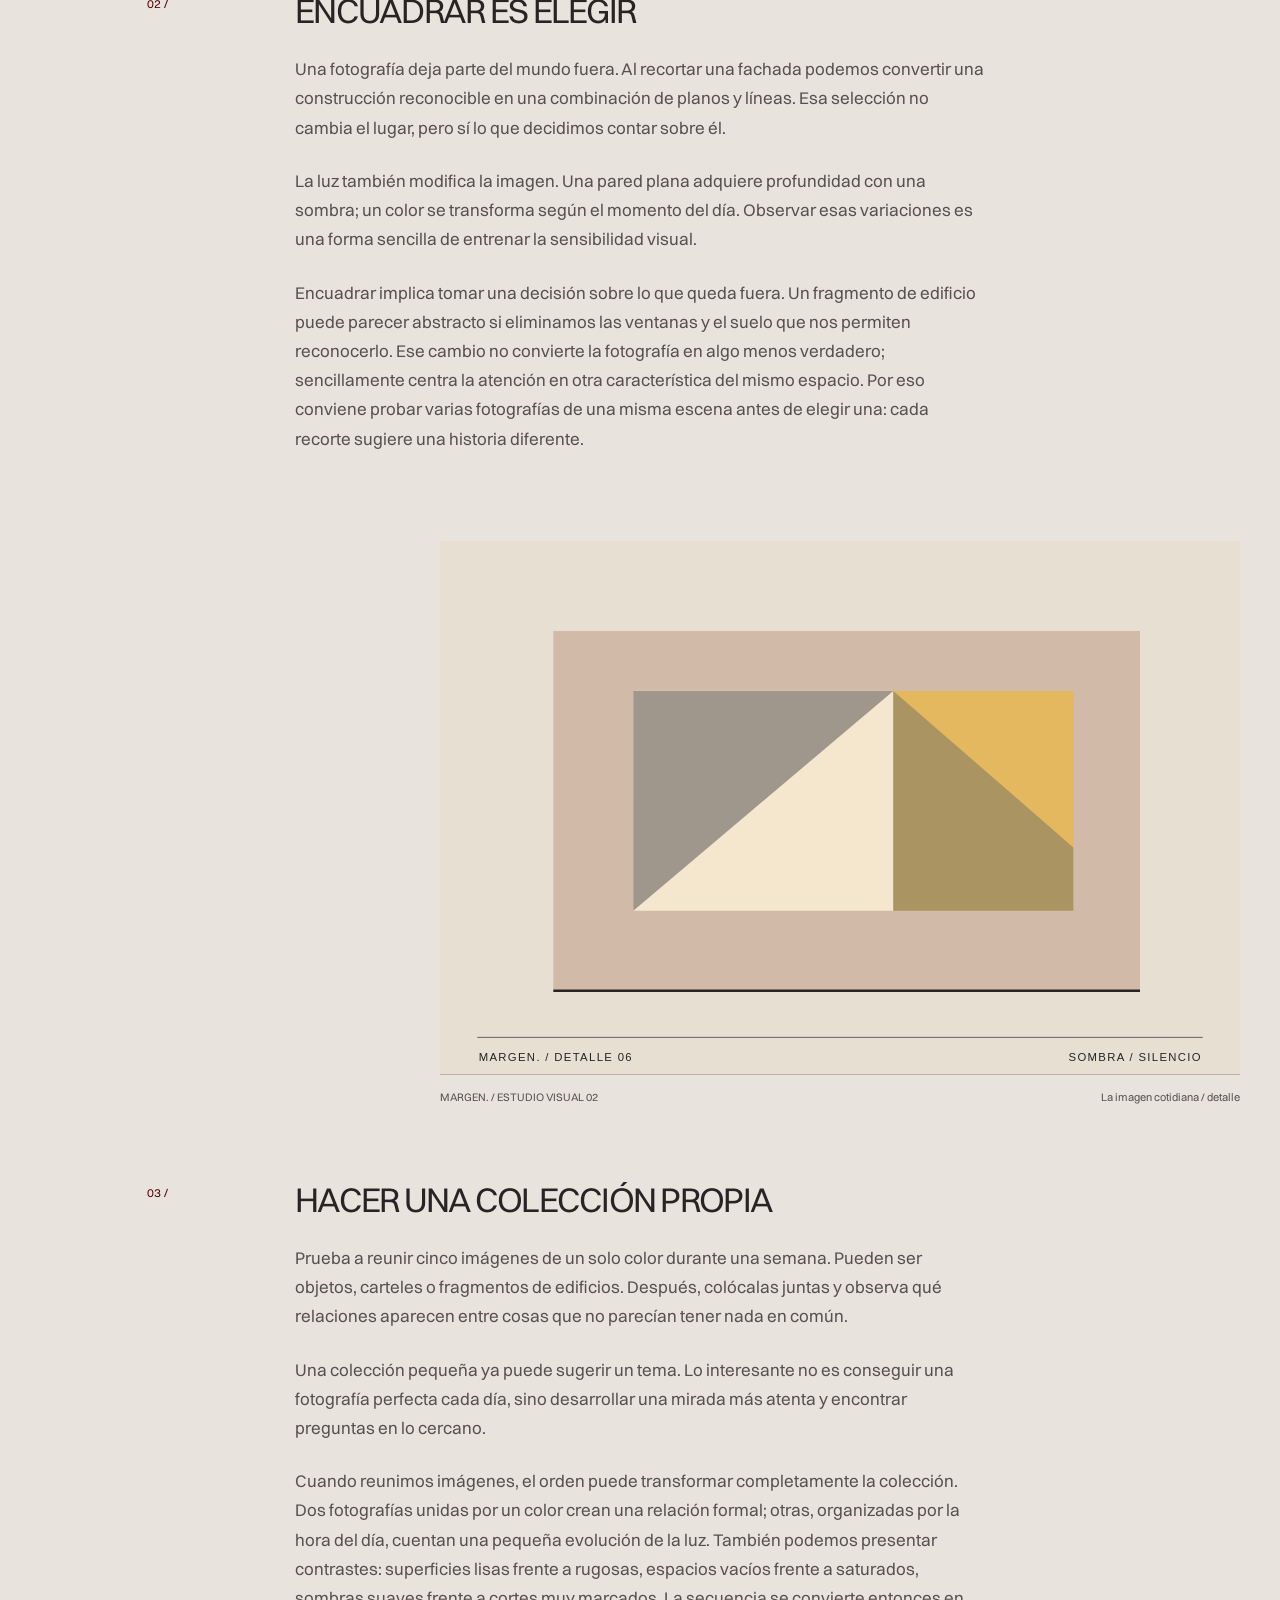
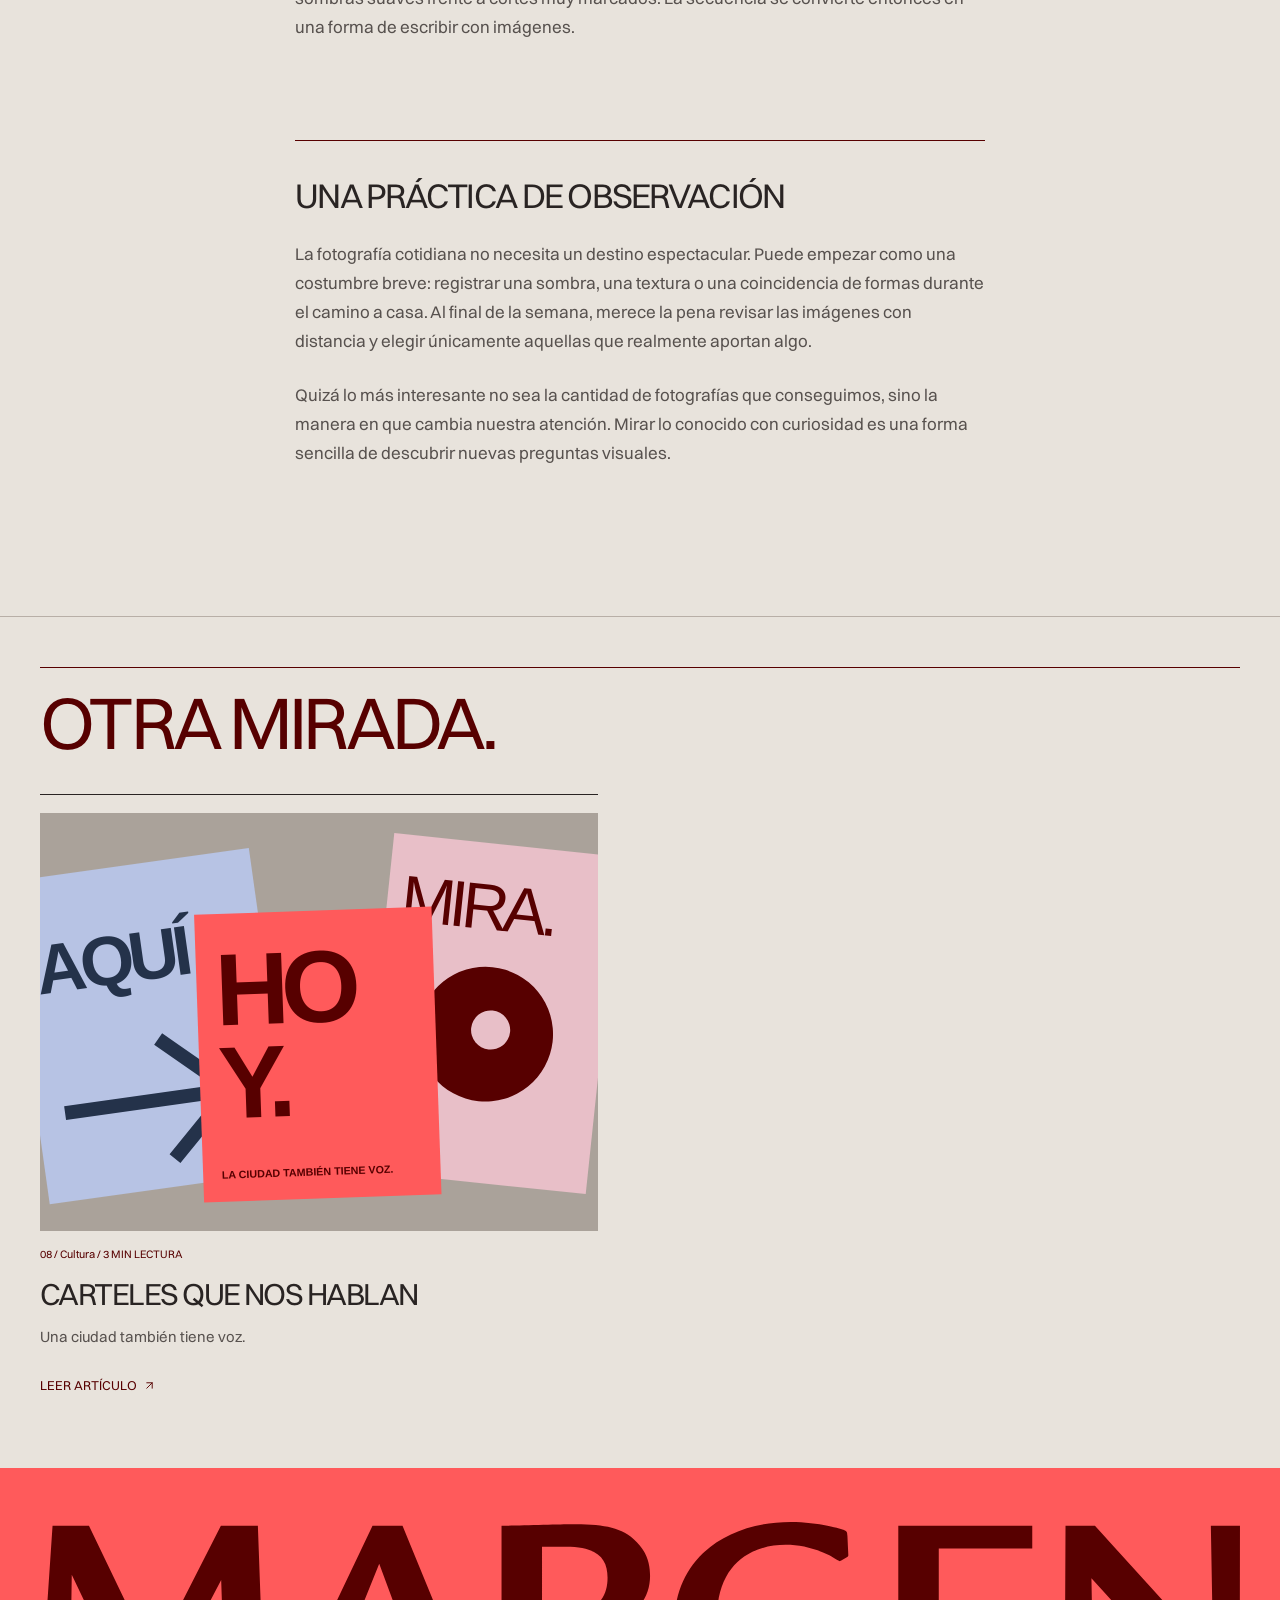
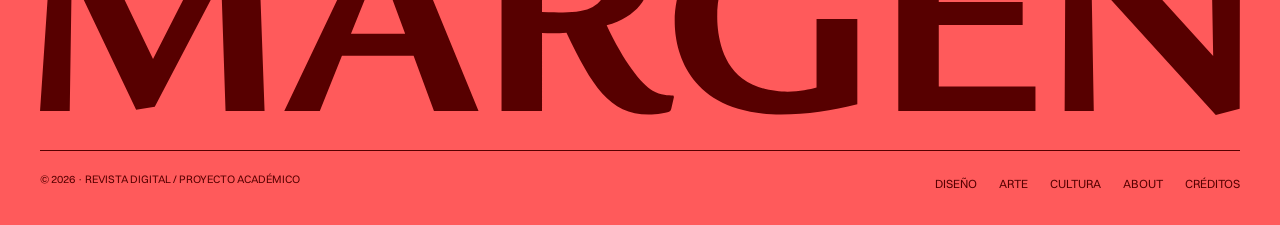
<file: imagen-cotidiana.html>
<!DOCTYPE html>
<html lang="es">
  <head>
    <meta charset="utf-8">
    <meta name="viewport" content="width=device-width, initial-scale=1.0">
    <meta name="description" content="Observar lo de siempre como si fuera la primera vez.">
    <meta name="theme-color" content="#ff5a5b">
    <title>La imagen cotidiana · MARGEN.</title>
    <link href="assets/images/favicon.svg" rel="icon" type="image/svg+xml">
    <link href="css/style.css" rel="stylesheet">
  </head>
  <body>
    <a class="saltar" href="#contenido">Saltar al contenido</a>
    <header class="cabecera" id="arriba">
      <a aria-label="MARGEN, inicio" class="marca" href="index.html">MARGEN.</a>
      <nav aria-label="Navegación principal">
        <a href="index.html">Inicio</a>
        <a href="diseno.html">Diseño</a>
        <a href="arte.html">Arte</a>
        <a href="cultura.html">Cultura</a>
        <a href="about.html">About</a>
      </nav>
      <input class="menu-toggle" id="menu-toggle" type="checkbox" aria-label="Abrir o cerrar navegación"/>
      <label class="menu-boton" for="menu-toggle">
        <span class="menu-abrir">MENÚ</span>
        <span class="menu-cerrar">CERRAR <svg class="icono" viewBox="0 0 24 24" fill="none" stroke="currentColor" stroke-width="1.75" stroke-linecap="round" stroke-linejoin="round" aria-hidden="true" focusable="false"><path d="M18 6 6 18M6 6l12 12"/></svg></span>
      </label>
      <nav class="menu-movil" aria-label="Navegación móvil">
        <a href="index.html">Inicio</a>
        <a href="diseno.html">Diseño</a>
        <a href="arte.html">Arte</a>
        <a href="cultura.html">Cultura</a>
        <a href="about.html">About</a>
      </nav>
    </header>
    <main id="contenido">
      <article>
        <header class="cabecera-articulo bloque">
          <a class="enlace volver" href="cultura.html">
            <svg class="icono" viewBox="0 0 24 24" fill="none" stroke="currentColor" stroke-width="1.75" stroke-linecap="round" stroke-linejoin="round" aria-hidden="true" focusable="false"><path d="m12 19-7-7 7-7M5 12h14"/></svg> Volver a Cultura
          </a>
          <p class="etiqueta">07 / Cultura / Vol. 001</p>
          <h1>La imagen cotidiana</h1>
          <p class="entradilla">Observar lo de siempre como si fuera la primera vez.</p>
          <p class="etiqueta">
            MARGEN. / Texto editorial ·
            <time datetime="2026-10-16">
              16 OCT 2026
            </time>
          </p>
        </header>
        <figure class="imagen-articulo">
          <img alt="Detalle de una pared amarilla y blanca atravesada por una sombra diagonal." height="900" loading="eager" src="assets/images/cotidiana.jpg" width="1400"/>
          <figcaption>
            Fotografía: Michael Skok / Unsplash.
          </figcaption>
        </figure>
        <div class="lectura lectura-articulo">
          <p class="introduccion">No todas las imágenes que nos interesan están en una exposición. Algunas aparecen en una pared, en la sombra de una ventana o en la manera en que dos colores coinciden por casualidad.</p>
          <section>
            <h2>Aprender a detenerse</h2>
            <p>Pasamos por los mismos lugares tantas veces que dejamos de observarlos. Sabemos dónde está la puerta y por dónde cruzar, pero quizá nunca hemos prestado atención a la sombra que aparece a una hora concreta. La costumbre vuelve invisible parte del entorno.</p>
            <p>Cambiar el ritmo puede ser suficiente para descubrirlo. Mirar hacia arriba, acercarnos a una textura o elegir un detalle en lugar del conjunto nos permite encontrar otras composiciones dentro de una escena conocida.</p>
            <p>También ayuda cambiar el punto de vista. Una superficie que desde lejos parece uniforme revela imperfecciones y pequeñas variaciones al acercarnos. Mirar desde abajo puede convertir una barandilla en una sucesión de líneas; observar una esquina desde arriba puede hacer que dos colores se encuentren de una forma inesperada. No hace falta transformar el lugar para encontrar una composición: muchas veces basta con modificar nuestra posición ante él.</p>
          </section>
          <figure class="imagen-lectura">
            <img src="assets/images/editorial-cotidiana-01.svg" alt="Composición gráfica editorial sobre la imagen cotidiana / composición" width="1200" height="800" loading="lazy"/>
            <figcaption><span>MARGEN. / ESTUDIO VISUAL 01</span><span>La imagen cotidiana / composición</span></figcaption>
          </figure>

          <blockquote>
            A veces, la imagen ya estaba ahí.
          </blockquote>
          <section>
            <h2>Encuadrar es elegir</h2>
            <p>Una fotografía deja parte del mundo fuera. Al recortar una fachada podemos convertir una construcción reconocible en una combinación de planos y líneas. Esa selección no cambia el lugar, pero sí lo que decidimos contar sobre él.</p>
            <p>La luz también modifica la imagen. Una pared plana adquiere profundidad con una sombra; un color se transforma según el momento del día. Observar esas variaciones es una forma sencilla de entrenar la sensibilidad visual.</p>
            <p>Encuadrar implica tomar una decisión sobre lo que queda fuera. Un fragmento de edificio puede parecer abstracto si eliminamos las ventanas y el suelo que nos permiten reconocerlo. Ese cambio no convierte la fotografía en algo menos verdadero; sencillamente centra la atención en otra característica del mismo espacio. Por eso conviene probar varias fotografías de una misma escena antes de elegir una: cada recorte sugiere una historia diferente.</p>
          </section>
          <figure class="imagen-lectura imagen-lectura--detalle">
            <img src="assets/images/editorial-cotidiana-02.svg" alt="Composición gráfica editorial sobre la imagen cotidiana / detalle" width="1200" height="800" loading="lazy"/>
            <figcaption><span>MARGEN. / ESTUDIO VISUAL 02</span><span>La imagen cotidiana / detalle</span></figcaption>
          </figure>

          <section>
            <h2>Hacer una colección propia</h2>
            <p>Prueba a reunir cinco imágenes de un solo color durante una semana. Pueden ser objetos, carteles o fragmentos de edificios. Después, colócalas juntas y observa qué relaciones aparecen entre cosas que no parecían tener nada en común.</p>
            <p>Una colección pequeña ya puede sugerir un tema. Lo interesante no es conseguir una fotografía perfecta cada día, sino desarrollar una mirada más atenta y encontrar preguntas en lo cercano.</p>
            <p>Cuando reunimos imágenes, el orden puede transformar completamente la colección. Dos fotografías unidas por un color crean una relación formal; otras, organizadas por la hora del día, cuentan una pequeña evolución de la luz. También podemos presentar contrastes: superficies lisas frente a rugosas, espacios vacíos frente a saturados, sombras suaves frente a cortes muy marcados. La secuencia se convierte entonces en una forma de escribir con imágenes.</p>
          </section>
        
          <section class="cierre-editorial">
            <h2>Una práctica de observación</h2>
            <p>La fotografía cotidiana no necesita un destino espectacular. Puede empezar como una costumbre breve: registrar una sombra, una textura o una coincidencia de formas durante el camino a casa. Al final de la semana, merece la pena revisar las imágenes con distancia y elegir únicamente aquellas que realmente aportan algo.</p>
            <p>Quizá lo más interesante no sea la cantidad de fotografías que conseguimos, sino la manera en que cambia nuestra atención. Mirar lo conocido con curiosidad es una forma sencilla de descubrir nuevas preguntas visuales.</p>
          </section>
        </div>
      </article>
      <section aria-labelledby="titulo-relacionados" class="bloque relacionados">
        <h2 id="titulo-relacionados">Otra mirada.</h2>
        <div class="rejilla">
          <article class="tarjeta">
            <a aria-label="Leer Carteles que nos hablan" class="imagen-tarjeta" href="carteles-hablan.html">
              <img alt="Composición de tres carteles superpuestos con las palabras aquí, hoy y mira." height="900" loading="lazy" src="assets/images/carteles.svg" width="1400"/>
            </a>
            <p class="etiqueta">08 / Cultura / 3 MIN LECTURA</p>
            <h3>
              <a href="carteles-hablan.html">Carteles que nos hablan</a>
            </h3>
            <p>Una ciudad también tiene voz.</p>
            <a aria-label="Leer artículo: Carteles que nos hablan" class="enlace" href="carteles-hablan.html">
              Leer artículo <svg class="icono" viewBox="0 0 24 24" fill="none" stroke="currentColor" stroke-width="1.75" stroke-linecap="round" stroke-linejoin="round" aria-hidden="true" focusable="false"><path d="M7 17 17 7M7 7h10v10"/></svg>
            </a>
          </article>
        </div>
      </section>
    </main>
    <footer class="pie">
      <a aria-label="MARGEN, volver al inicio" class="rotulo" href="index.html">
        <img alt="MARGEN" height="218" src="assets/images/margen.svg" width="1360"/>
      </a>
      <div class="pie-inferior">
        <p>© 2026 · REVISTA DIGITAL / PROYECTO ACADÉMICO</p>
        <nav aria-label="Navegación del pie">
          <a href="diseno.html">Diseño</a>
          <a href="arte.html">Arte</a>
          <a href="cultura.html">Cultura</a>
          <a href="about.html">About</a>
          <a href="creditos.html">Créditos</a>
        </nav>
      </div>
    </footer>
  </body>
</html>
</file>
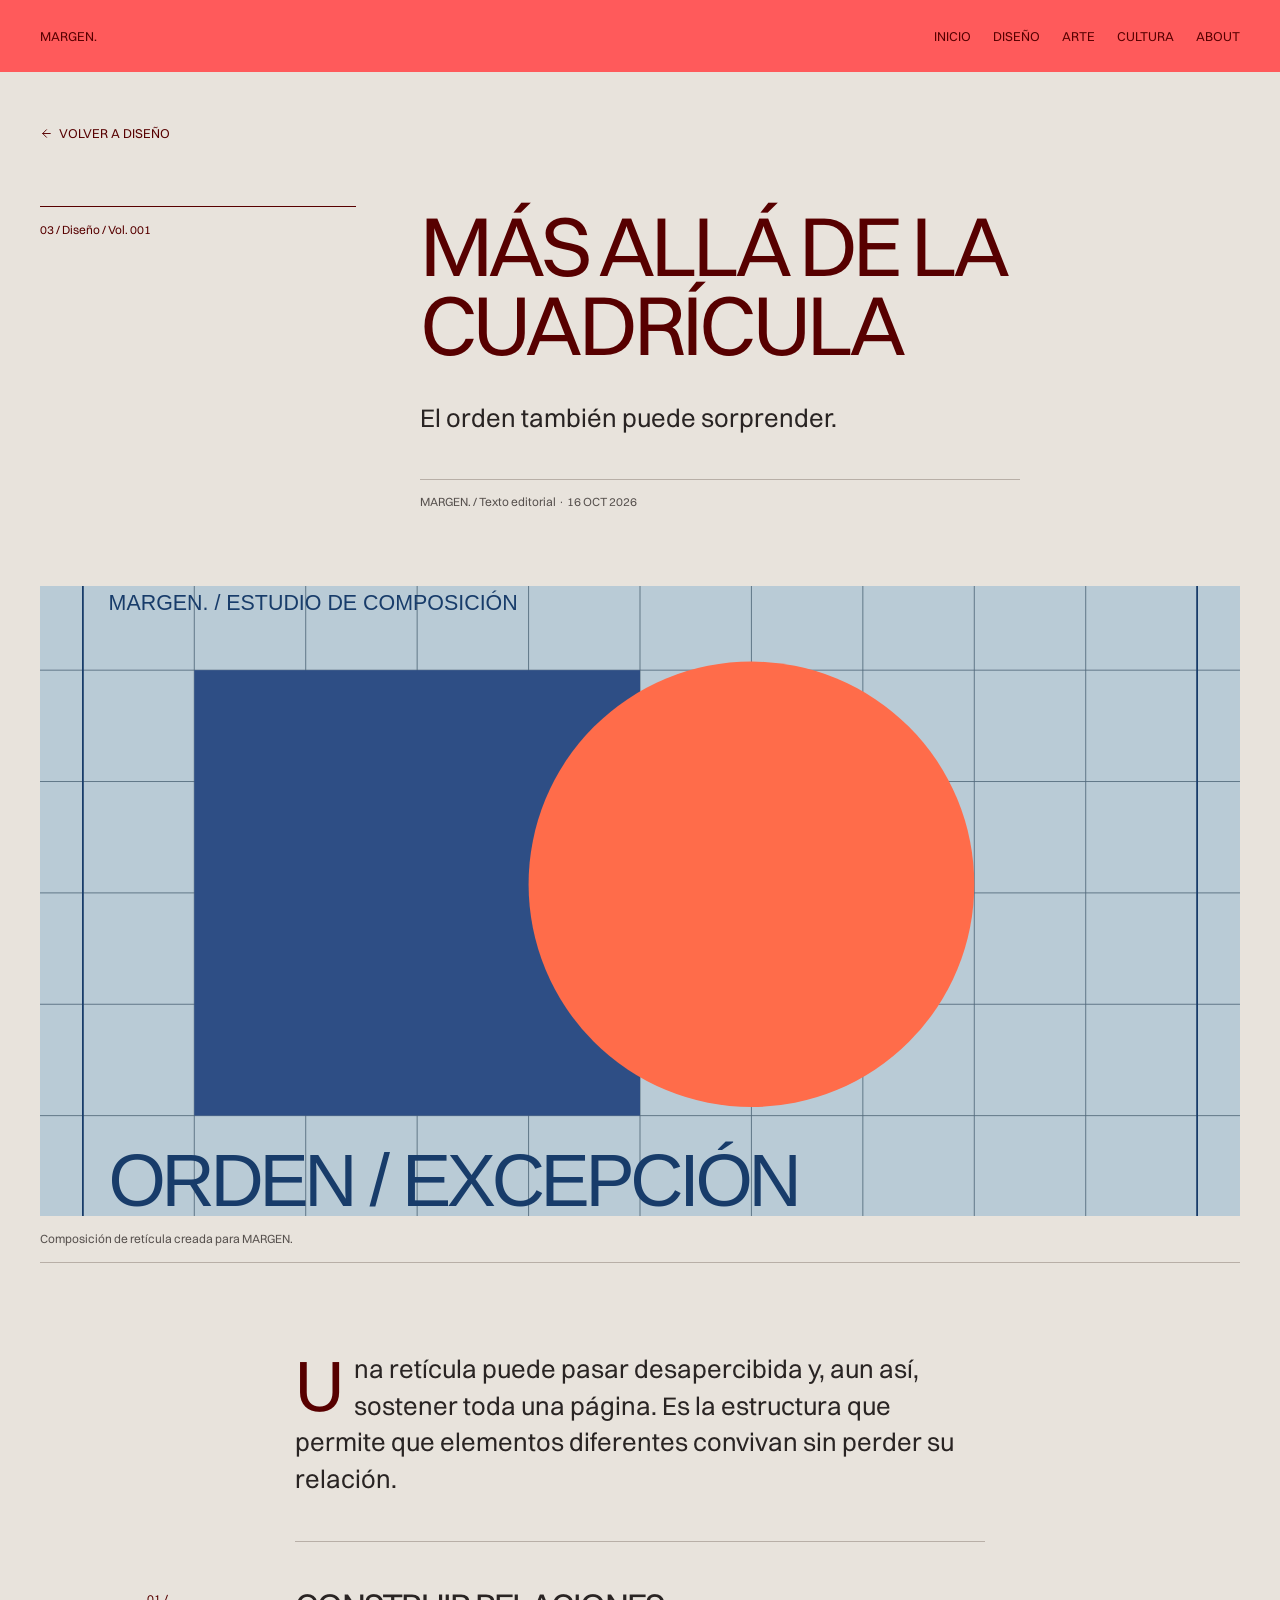
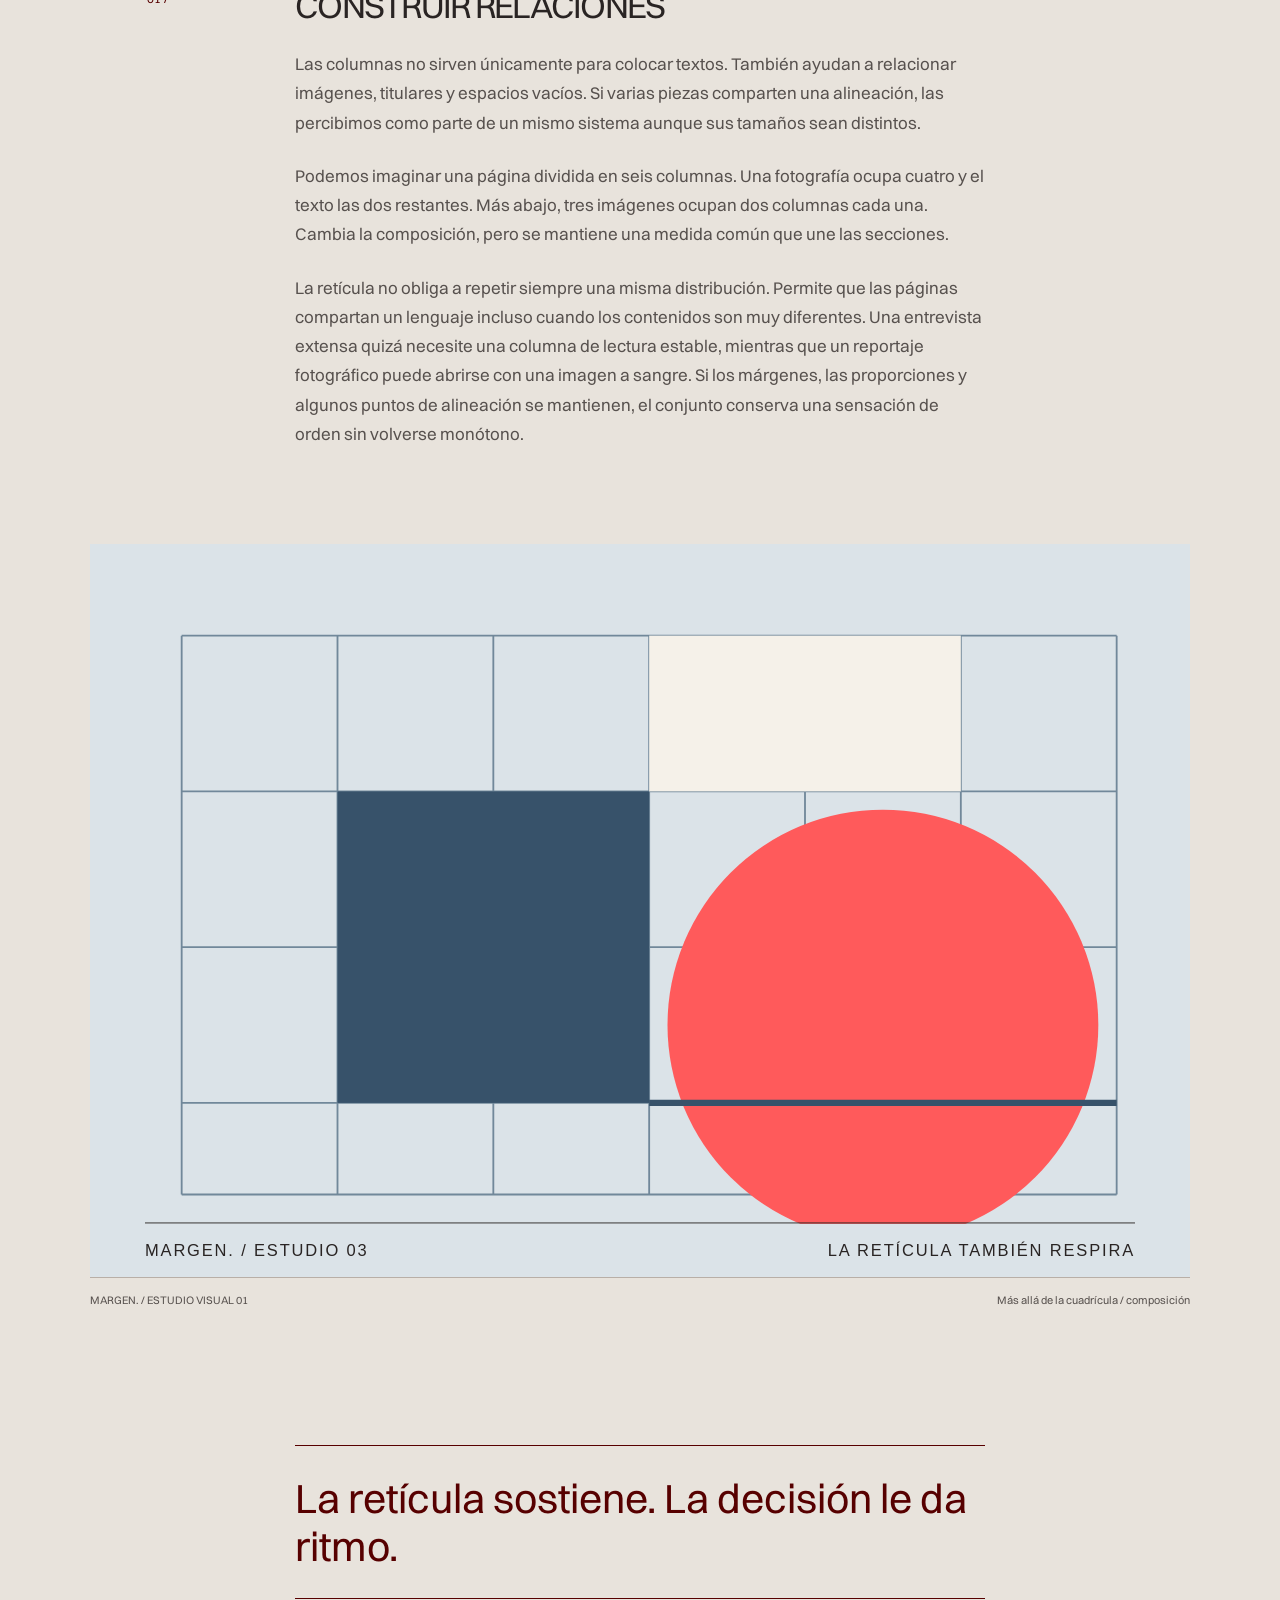
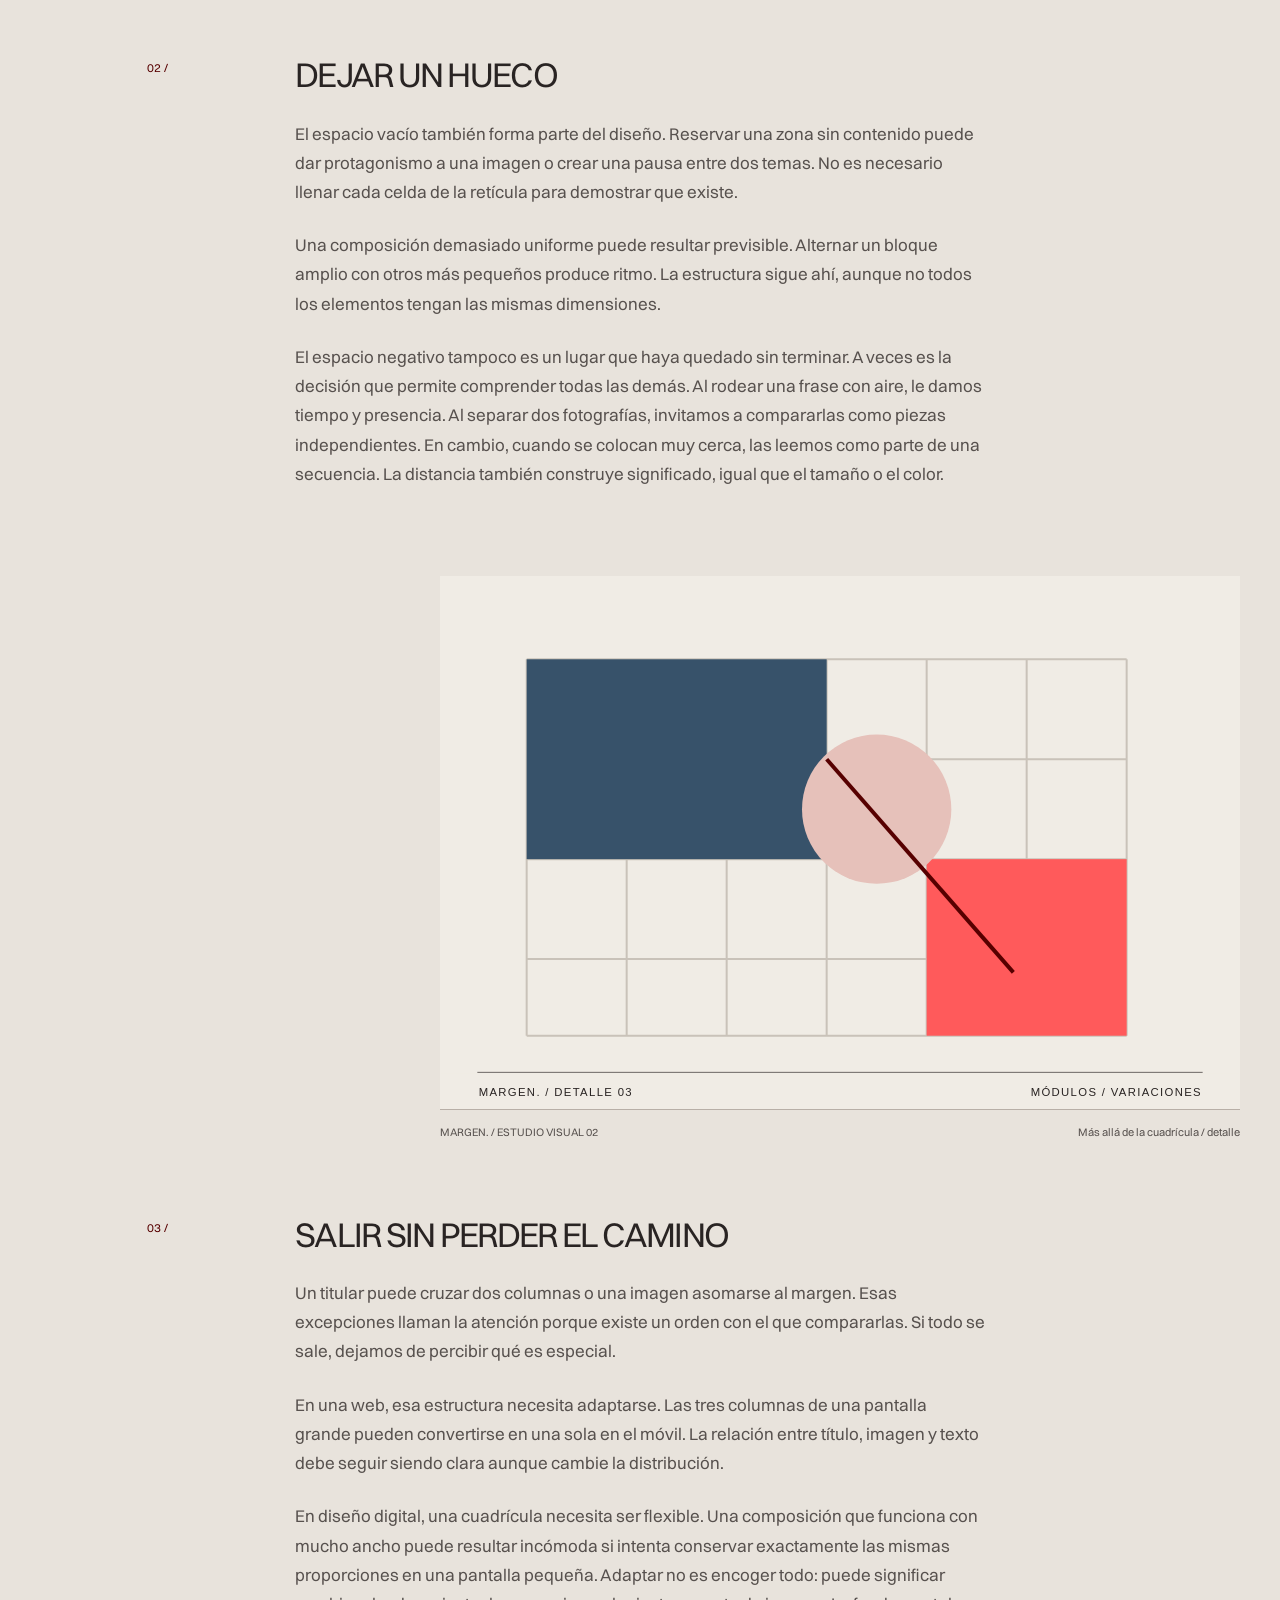
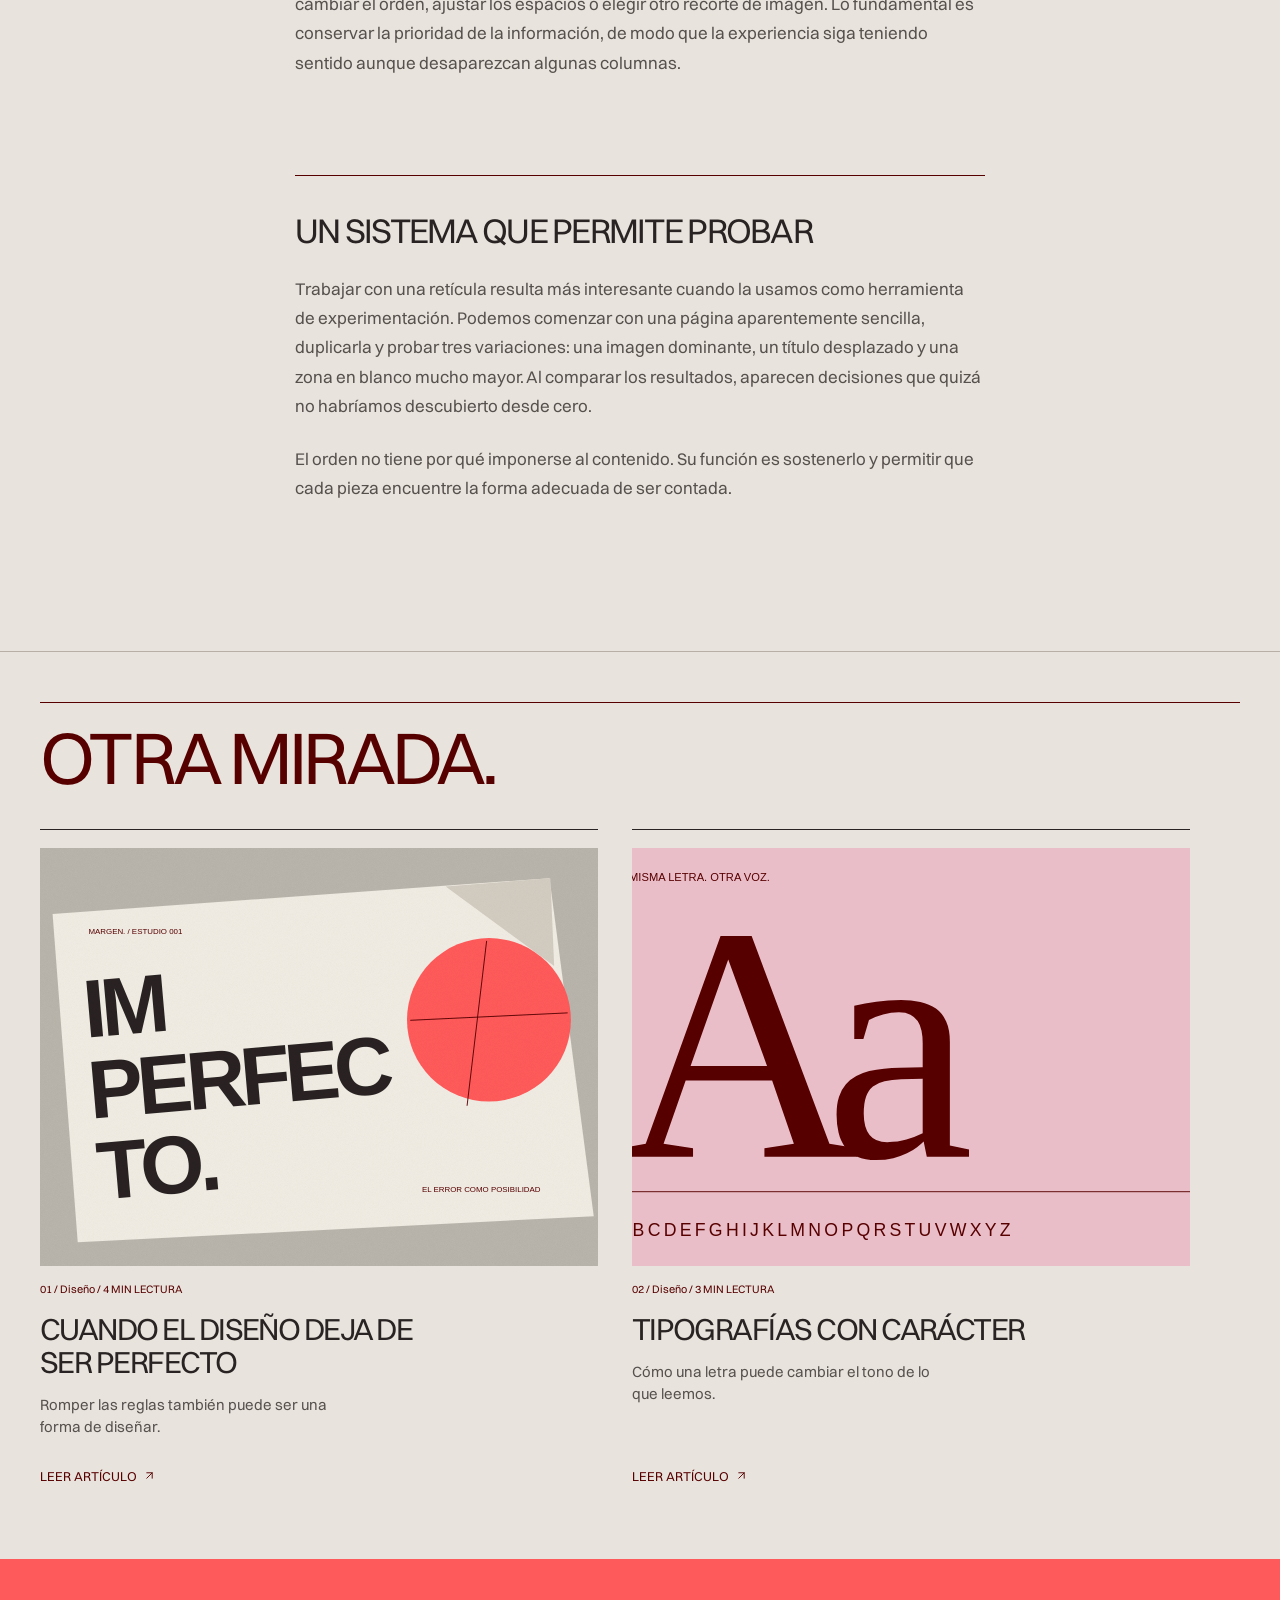
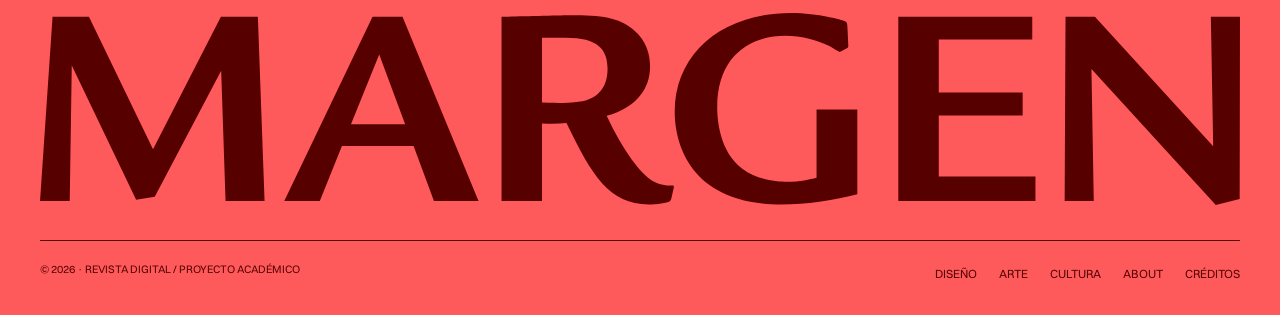
<file: mas-alla-cuadricula.html>
<!DOCTYPE html>
<html lang="es">
  <head>
    <meta charset="utf-8">
    <meta name="viewport" content="width=device-width, initial-scale=1.0">
    <meta name="description" content="El orden también puede sorprender.">
    <meta name="theme-color" content="#ff5a5b">
    <title>Más allá de la cuadrícula · MARGEN.</title>
    <link href="assets/images/favicon.svg" rel="icon" type="image/svg+xml">
    <link href="css/style.css" rel="stylesheet">
  </head>
  <body>
    <a class="saltar" href="#contenido">Saltar al contenido</a>
    <header class="cabecera" id="arriba">
      <a aria-label="MARGEN, inicio" class="marca" href="index.html">MARGEN.</a>
      <nav aria-label="Navegación principal">
        <a href="index.html">Inicio</a>
        <a href="diseno.html">Diseño</a>
        <a href="arte.html">Arte</a>
        <a href="cultura.html">Cultura</a>
        <a href="about.html">About</a>
      </nav>
      <input class="menu-toggle" id="menu-toggle" type="checkbox" aria-label="Abrir o cerrar navegación"/>
      <label class="menu-boton" for="menu-toggle">
        <span class="menu-abrir">MENÚ</span>
        <span class="menu-cerrar">CERRAR <svg class="icono" viewBox="0 0 24 24" fill="none" stroke="currentColor" stroke-width="1.75" stroke-linecap="round" stroke-linejoin="round" aria-hidden="true" focusable="false"><path d="M18 6 6 18M6 6l12 12"/></svg></span>
      </label>
      <nav class="menu-movil" aria-label="Navegación móvil">
        <a href="index.html">Inicio</a>
        <a href="diseno.html">Diseño</a>
        <a href="arte.html">Arte</a>
        <a href="cultura.html">Cultura</a>
        <a href="about.html">About</a>
      </nav>
    </header>
    <main id="contenido">
      <article>
        <header class="cabecera-articulo bloque">
          <a class="enlace volver" href="diseno.html">
            <svg class="icono" viewBox="0 0 24 24" fill="none" stroke="currentColor" stroke-width="1.75" stroke-linecap="round" stroke-linejoin="round" aria-hidden="true" focusable="false"><path d="m12 19-7-7 7-7M5 12h14"/></svg> Volver a Diseño
          </a>
          <p class="etiqueta">03 / Diseño / Vol. 001</p>
          <h1>Más allá de la cuadrícula</h1>
          <p class="entradilla">El orden también puede sorprender.</p>
          <p class="etiqueta">
            MARGEN. / Texto editorial ·
            <time datetime="2026-10-16">
              16 OCT 2026
            </time>
          </p>
        </header>
        <figure class="imagen-articulo">
          <img alt="Retícula editorial azul con una forma circular coral que atraviesa varias columnas." height="900" loading="eager" src="assets/images/reticula.svg" width="1400"/>
          <figcaption>
            Composición de retícula creada para MARGEN.
          </figcaption>
        </figure>
        <div class="lectura lectura-articulo">
          <p class="introduccion">Una retícula puede pasar desapercibida y, aun así, sostener toda una página. Es la estructura que permite que elementos diferentes convivan sin perder su relación.</p>
          <section>
            <h2>Construir relaciones</h2>
            <p>Las columnas no sirven únicamente para colocar textos. También ayudan a relacionar imágenes, titulares y espacios vacíos. Si varias piezas comparten una alineación, las percibimos como parte de un mismo sistema aunque sus tamaños sean distintos.</p>
            <p>Podemos imaginar una página dividida en seis columnas. Una fotografía ocupa cuatro y el texto las dos restantes. Más abajo, tres imágenes ocupan dos columnas cada una. Cambia la composición, pero se mantiene una medida común que une las secciones.</p>
            <p>La retícula no obliga a repetir siempre una misma distribución. Permite que las páginas compartan un lenguaje incluso cuando los contenidos son muy diferentes. Una entrevista extensa quizá necesite una columna de lectura estable, mientras que un reportaje fotográfico puede abrirse con una imagen a sangre. Si los márgenes, las proporciones y algunos puntos de alineación se mantienen, el conjunto conserva una sensación de orden sin volverse monótono.</p>
          </section>
          <figure class="imagen-lectura">
            <img src="assets/images/editorial-reticula-01.svg" alt="Composición gráfica editorial sobre más allá de la cuadrícula / composición" width="1200" height="800" loading="lazy"/>
            <figcaption><span>MARGEN. / ESTUDIO VISUAL 01</span><span>Más allá de la cuadrícula / composición</span></figcaption>
          </figure>

          <blockquote>
            La retícula sostiene. La decisión le da ritmo.
          </blockquote>
          <section>
            <h2>Dejar un hueco</h2>
            <p>El espacio vacío también forma parte del diseño. Reservar una zona sin contenido puede dar protagonismo a una imagen o crear una pausa entre dos temas. No es necesario llenar cada celda de la retícula para demostrar que existe.</p>
            <p>Una composición demasiado uniforme puede resultar previsible. Alternar un bloque amplio con otros más pequeños produce ritmo. La estructura sigue ahí, aunque no todos los elementos tengan las mismas dimensiones.</p>
            <p>El espacio negativo tampoco es un lugar que haya quedado sin terminar. A veces es la decisión que permite comprender todas las demás. Al rodear una frase con aire, le damos tiempo y presencia. Al separar dos fotografías, invitamos a compararlas como piezas independientes. En cambio, cuando se colocan muy cerca, las leemos como parte de una secuencia. La distancia también construye significado, igual que el tamaño o el color.</p>
          </section>
          <figure class="imagen-lectura imagen-lectura--detalle">
            <img src="assets/images/editorial-reticula-02.svg" alt="Composición gráfica editorial sobre más allá de la cuadrícula / detalle" width="1200" height="800" loading="lazy"/>
            <figcaption><span>MARGEN. / ESTUDIO VISUAL 02</span><span>Más allá de la cuadrícula / detalle</span></figcaption>
          </figure>

          <section>
            <h2>Salir sin perder el camino</h2>
            <p>Un titular puede cruzar dos columnas o una imagen asomarse al margen. Esas excepciones llaman la atención porque existe un orden con el que compararlas. Si todo se sale, dejamos de percibir qué es especial.</p>
            <p>En una web, esa estructura necesita adaptarse. Las tres columnas de una pantalla grande pueden convertirse en una sola en el móvil. La relación entre título, imagen y texto debe seguir siendo clara aunque cambie la distribución.</p>
            <p>En diseño digital, una cuadrícula necesita ser flexible. Una composición que funciona con mucho ancho puede resultar incómoda si intenta conservar exactamente las mismas proporciones en una pantalla pequeña. Adaptar no es encoger todo: puede significar cambiar el orden, ajustar los espacios o elegir otro recorte de imagen. Lo fundamental es conservar la prioridad de la información, de modo que la experiencia siga teniendo sentido aunque desaparezcan algunas columnas.</p>
          </section>
        
          <section class="cierre-editorial">
            <h2>Un sistema que permite probar</h2>
            <p>Trabajar con una retícula resulta más interesante cuando la usamos como herramienta de experimentación. Podemos comenzar con una página aparentemente sencilla, duplicarla y probar tres variaciones: una imagen dominante, un título desplazado y una zona en blanco mucho mayor. Al comparar los resultados, aparecen decisiones que quizá no habríamos descubierto desde cero.</p>
            <p>El orden no tiene por qué imponerse al contenido. Su función es sostenerlo y permitir que cada pieza encuentre la forma adecuada de ser contada.</p>
          </section>
        </div>
      </article>
      <section aria-labelledby="titulo-relacionados" class="bloque relacionados">
        <h2 id="titulo-relacionados">Otra mirada.</h2>
        <div class="rejilla">
          <article class="tarjeta">
            <a aria-label="Leer Cuando el diseño deja de ser perfecto" class="imagen-tarjeta" href="diseno-imperfecto.html">
              <img alt="Composición editorial de papeles superpuestos con la palabra imperfecto y un círculo rojo desplazado." height="900" loading="lazy" src="assets/images/imperfecto.svg" width="1400"/>
            </a>
            <p class="etiqueta">01 / Diseño / 4 MIN LECTURA</p>
            <h3>
              <a href="diseno-imperfecto.html">Cuando el diseño deja de ser perfecto</a>
            </h3>
            <p>Romper las reglas también puede ser una forma de diseñar.</p>
            <a aria-label="Leer artículo: Cuando el diseño deja de ser perfecto" class="enlace" href="diseno-imperfecto.html">
              Leer artículo <svg class="icono" viewBox="0 0 24 24" fill="none" stroke="currentColor" stroke-width="1.75" stroke-linecap="round" stroke-linejoin="round" aria-hidden="true" focusable="false"><path d="M7 17 17 7M7 7h10v10"/></svg>
            </a>
          </article>
          <article class="tarjeta">
            <a aria-label="Leer Tipografías con carácter" class="imagen-tarjeta" href="tipografias-con-caracter.html">
              <img alt="Muestrario de letras Aa de distintos tamaños en granate sobre fondo rosa." height="900" loading="lazy" src="assets/images/tipografia.svg" width="1400"/>
            </a>
            <p class="etiqueta">02 / Diseño / 3 MIN LECTURA</p>
            <h3>
              <a href="tipografias-con-caracter.html">Tipografías con carácter</a>
            </h3>
            <p>Cómo una letra puede cambiar el tono de lo que leemos.</p>
            <a aria-label="Leer artículo: Tipografías con carácter" class="enlace" href="tipografias-con-caracter.html">
              Leer artículo <svg class="icono" viewBox="0 0 24 24" fill="none" stroke="currentColor" stroke-width="1.75" stroke-linecap="round" stroke-linejoin="round" aria-hidden="true" focusable="false"><path d="M7 17 17 7M7 7h10v10"/></svg>
            </a>
          </article>
        </div>
      </section>
    </main>
    <footer class="pie">
      <a aria-label="MARGEN, volver al inicio" class="rotulo" href="index.html">
        <img alt="MARGEN" height="218" src="assets/images/margen.svg" width="1360"/>
      </a>
      <div class="pie-inferior">
        <p>© 2026 · REVISTA DIGITAL / PROYECTO ACADÉMICO</p>
        <nav aria-label="Navegación del pie">
          <a href="diseno.html">Diseño</a>
          <a href="arte.html">Arte</a>
          <a href="cultura.html">Cultura</a>
          <a href="about.html">About</a>
          <a href="creditos.html">Créditos</a>
        </nav>
      </div>
    </footer>
  </body>
</html>
</file>
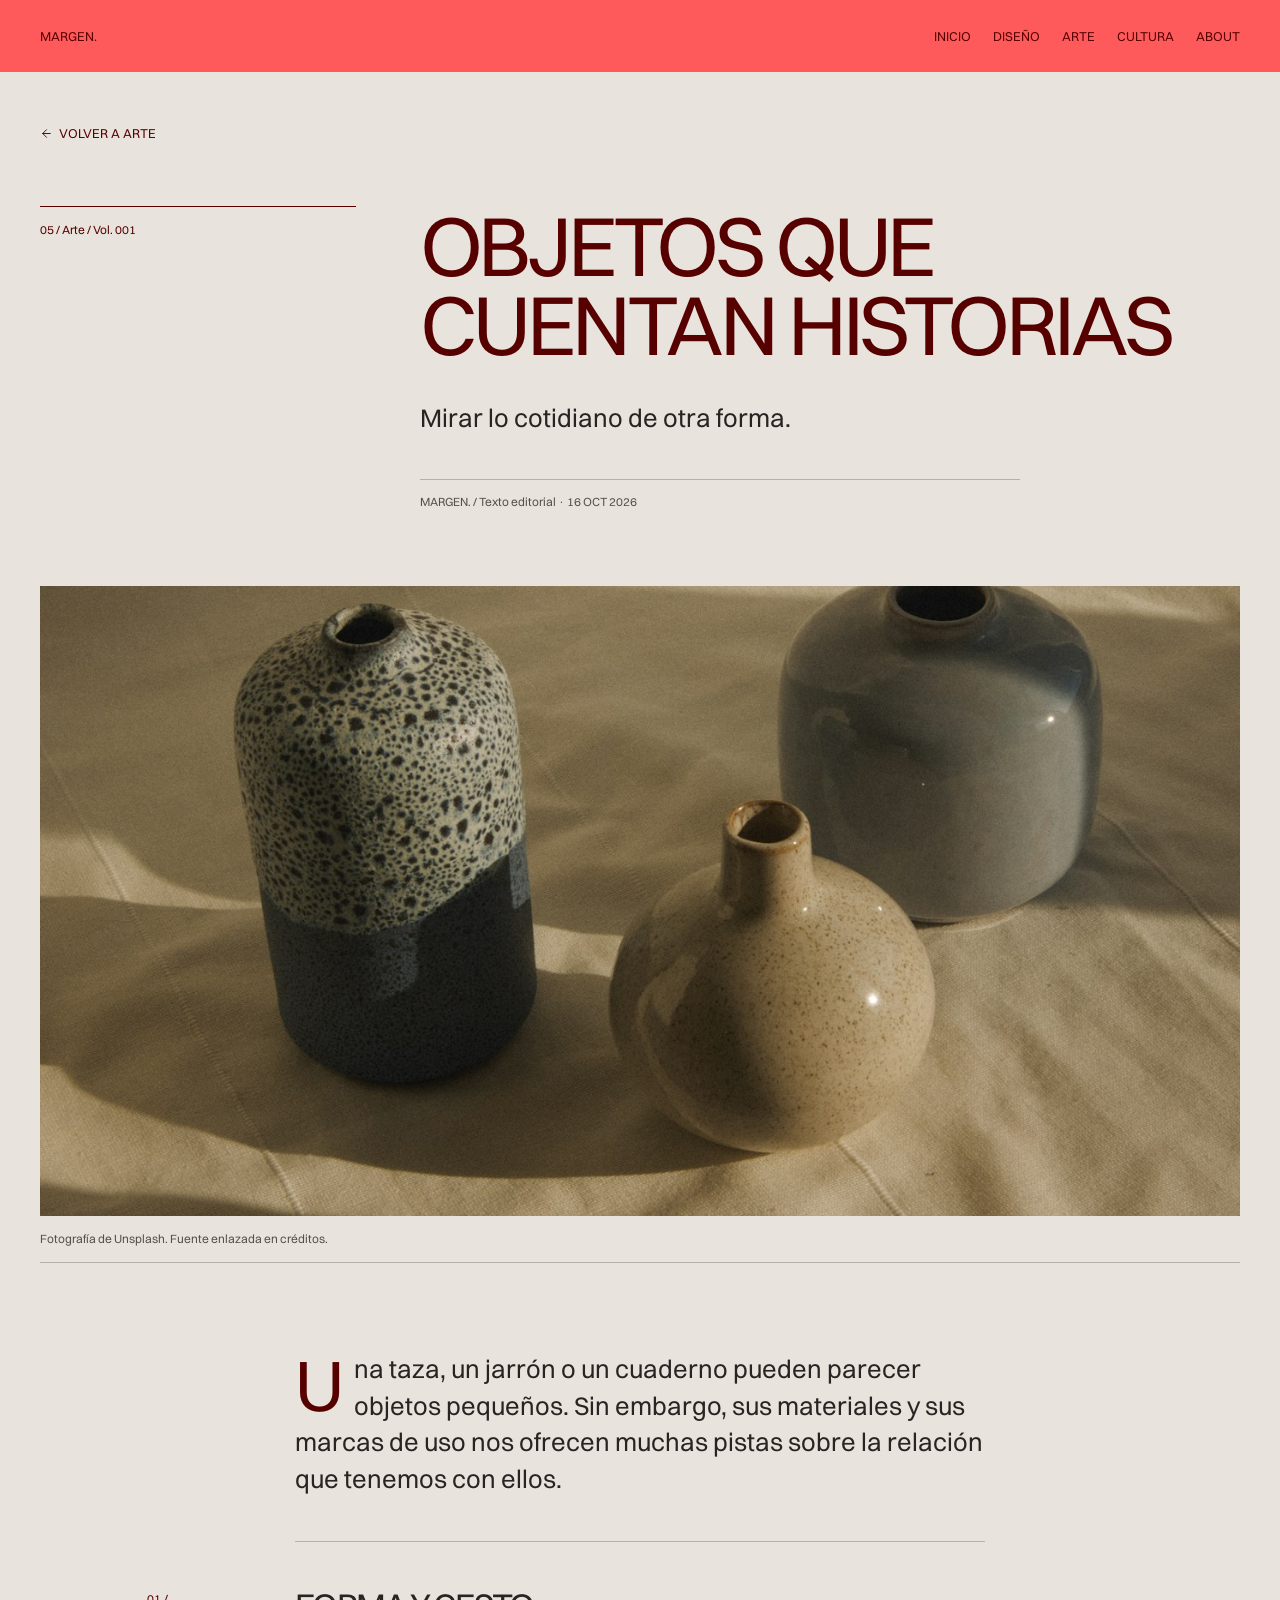
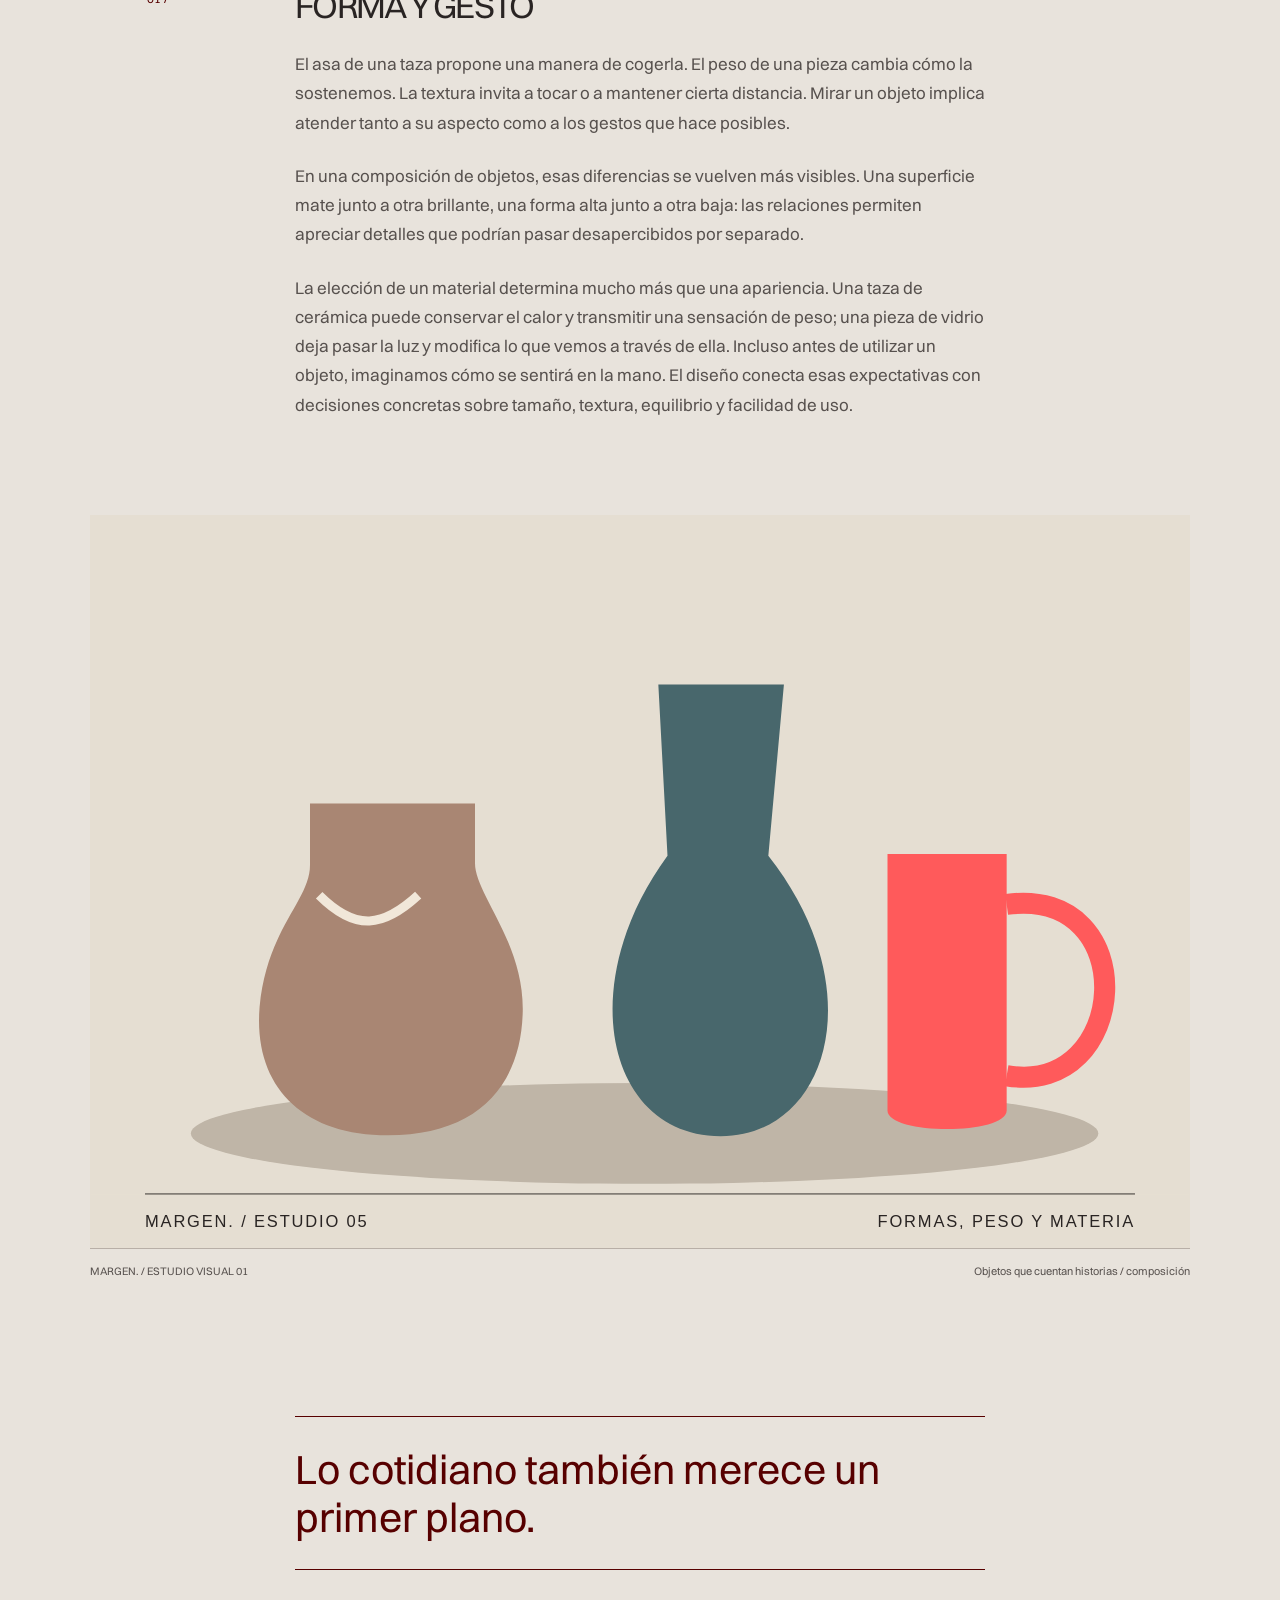
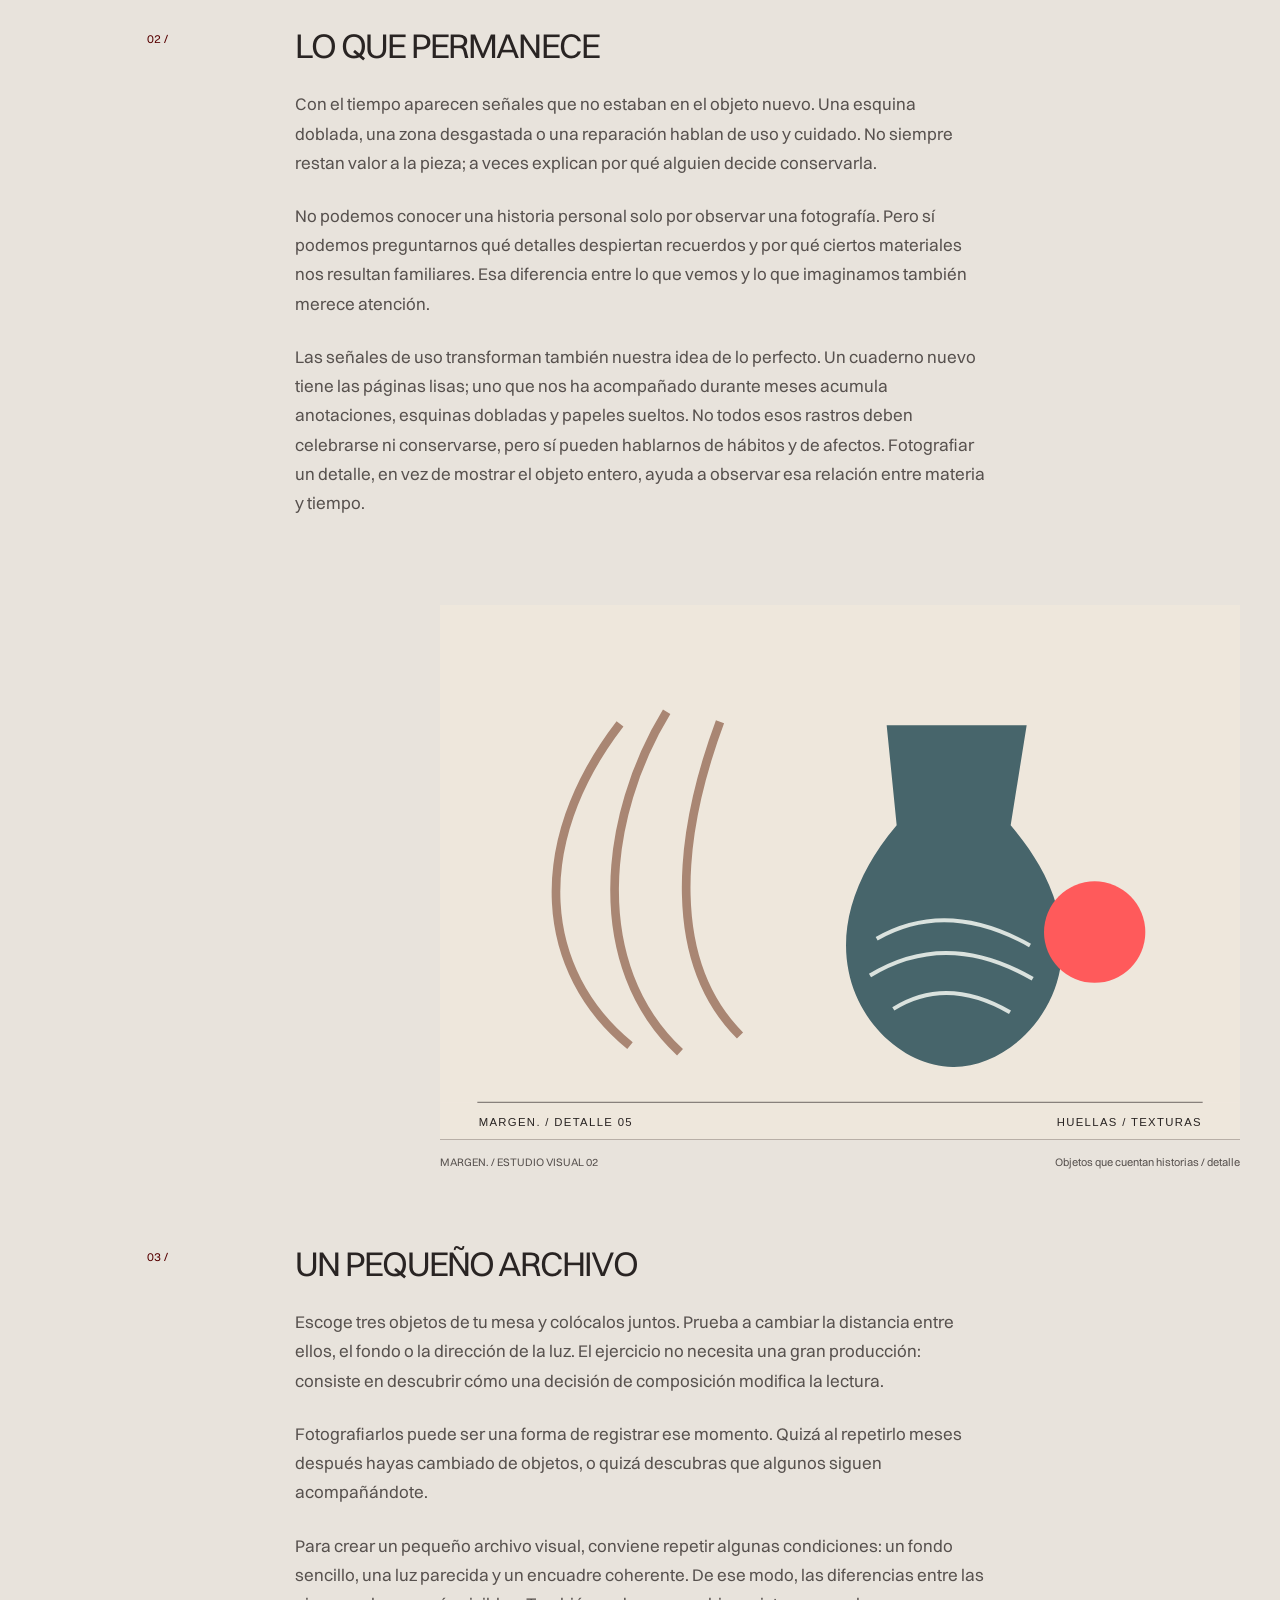
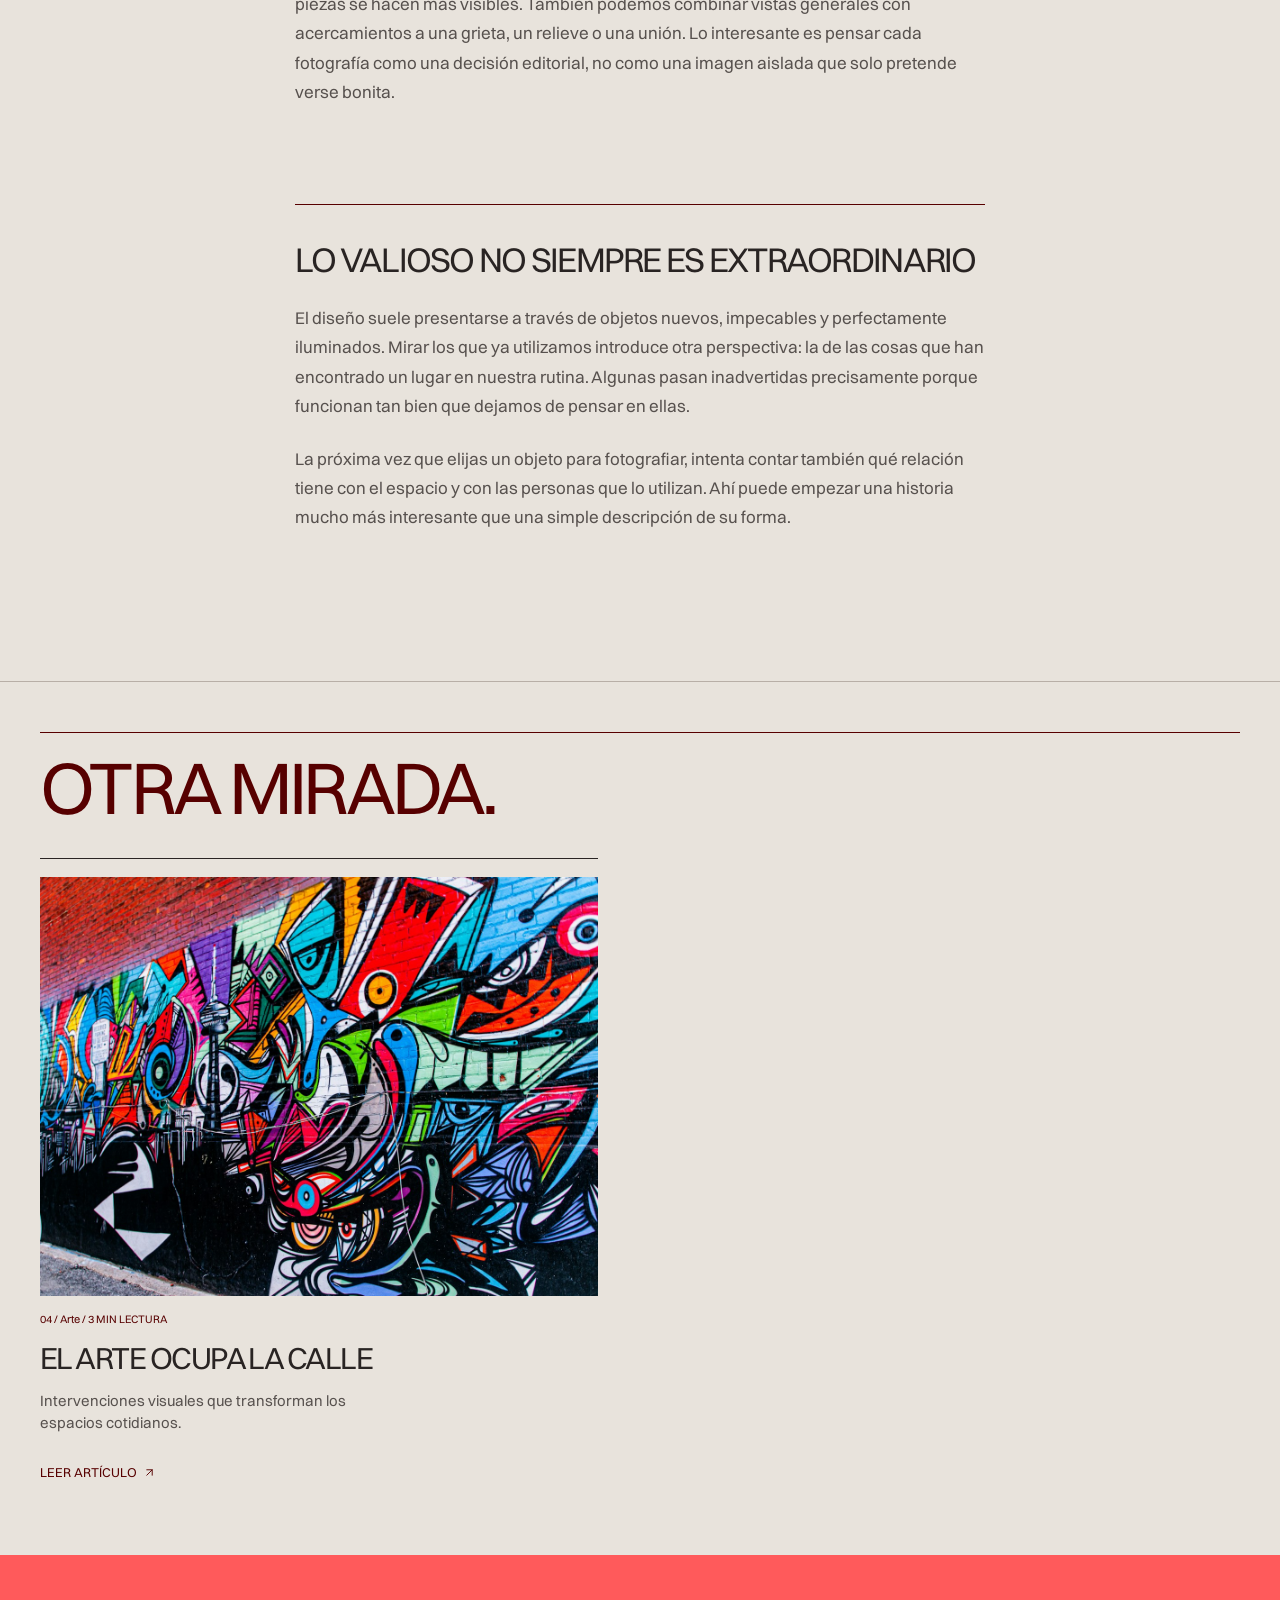
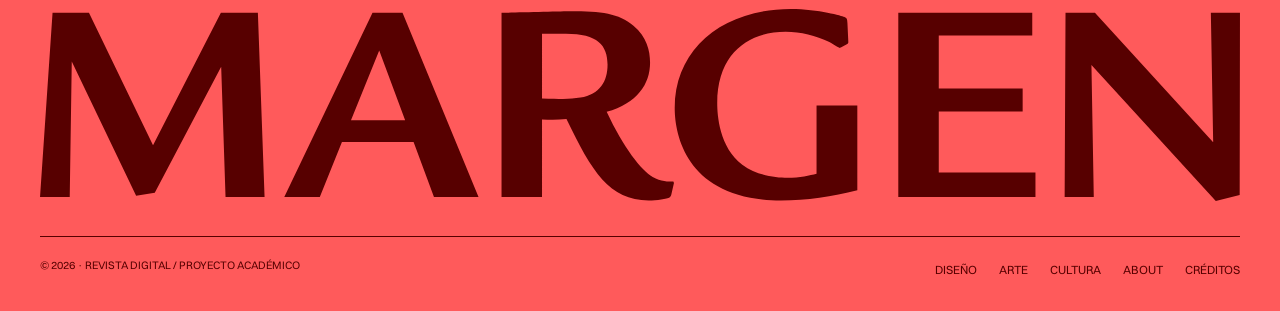
<file: objetos-historias.html>
<!DOCTYPE html>
<html lang="es">
  <head>
    <meta charset="utf-8">
    <meta name="viewport" content="width=device-width, initial-scale=1.0">
    <meta name="description" content="Mirar lo cotidiano de otra forma.">
    <meta name="theme-color" content="#ff5a5b">
    <title>Objetos que cuentan historias · MARGEN.</title>
    <link href="assets/images/favicon.svg" rel="icon" type="image/svg+xml">
    <link href="css/style.css" rel="stylesheet">
  </head>
  <body>
    <a class="saltar" href="#contenido">Saltar al contenido</a>
    <header class="cabecera" id="arriba">
      <a aria-label="MARGEN, inicio" class="marca" href="index.html">MARGEN.</a>
      <nav aria-label="Navegación principal">
        <a href="index.html">Inicio</a>
        <a href="diseno.html">Diseño</a>
        <a href="arte.html">Arte</a>
        <a href="cultura.html">Cultura</a>
        <a href="about.html">About</a>
      </nav>
      <input class="menu-toggle" id="menu-toggle" type="checkbox" aria-label="Abrir o cerrar navegación"/>
      <label class="menu-boton" for="menu-toggle">
        <span class="menu-abrir">MENÚ</span>
        <span class="menu-cerrar">CERRAR <svg class="icono" viewBox="0 0 24 24" fill="none" stroke="currentColor" stroke-width="1.75" stroke-linecap="round" stroke-linejoin="round" aria-hidden="true" focusable="false"><path d="M18 6 6 18M6 6l12 12"/></svg></span>
      </label>
      <nav class="menu-movil" aria-label="Navegación móvil">
        <a href="index.html">Inicio</a>
        <a href="diseno.html">Diseño</a>
        <a href="arte.html">Arte</a>
        <a href="cultura.html">Cultura</a>
        <a href="about.html">About</a>
      </nav>
    </header>
    <main id="contenido">
      <article>
        <header class="cabecera-articulo bloque">
          <a class="enlace volver" href="arte.html">
            <svg class="icono" viewBox="0 0 24 24" fill="none" stroke="currentColor" stroke-width="1.75" stroke-linecap="round" stroke-linejoin="round" aria-hidden="true" focusable="false"><path d="m12 19-7-7 7-7M5 12h14"/></svg> Volver a Arte
          </a>
          <p class="etiqueta">05 / Arte / Vol. 001</p>
          <h1>Objetos que cuentan historias</h1>
          <p class="entradilla">Mirar lo cotidiano de otra forma.</p>
          <p class="etiqueta">
            MARGEN. / Texto editorial ·
            <time datetime="2026-10-16">
              16 OCT 2026
            </time>
          </p>
        </header>
        <figure class="imagen-articulo">
          <img alt="Tres recipientes de cerámica con distintos esmaltes colocados sobre una tela beige." height="900" loading="eager" src="assets/images/objetos.jpg" width="1400"/>
          <figcaption>
            Fotografía de Unsplash. Fuente enlazada en créditos.
          </figcaption>
        </figure>
        <div class="lectura lectura-articulo">
          <p class="introduccion">Una taza, un jarrón o un cuaderno pueden parecer objetos pequeños. Sin embargo, sus materiales y sus marcas de uso nos ofrecen muchas pistas sobre la relación que tenemos con ellos.</p>
          <section>
            <h2>Forma y gesto</h2>
            <p>El asa de una taza propone una manera de cogerla. El peso de una pieza cambia cómo la sostenemos. La textura invita a tocar o a mantener cierta distancia. Mirar un objeto implica atender tanto a su aspecto como a los gestos que hace posibles.</p>
            <p>En una composición de objetos, esas diferencias se vuelven más visibles. Una superficie mate junto a otra brillante, una forma alta junto a otra baja: las relaciones permiten apreciar detalles que podrían pasar desapercibidos por separado.</p>
            <p>La elección de un material determina mucho más que una apariencia. Una taza de cerámica puede conservar el calor y transmitir una sensación de peso; una pieza de vidrio deja pasar la luz y modifica lo que vemos a través de ella. Incluso antes de utilizar un objeto, imaginamos cómo se sentirá en la mano. El diseño conecta esas expectativas con decisiones concretas sobre tamaño, textura, equilibrio y facilidad de uso.</p>
          </section>
          <figure class="imagen-lectura">
            <img src="assets/images/editorial-objetos-01.svg" alt="Composición gráfica editorial sobre objetos que cuentan historias / composición" width="1200" height="800" loading="lazy"/>
            <figcaption><span>MARGEN. / ESTUDIO VISUAL 01</span><span>Objetos que cuentan historias / composición</span></figcaption>
          </figure>

          <blockquote>
            Lo cotidiano también merece un primer plano.
          </blockquote>
          <section>
            <h2>Lo que permanece</h2>
            <p>Con el tiempo aparecen señales que no estaban en el objeto nuevo. Una esquina doblada, una zona desgastada o una reparación hablan de uso y cuidado. No siempre restan valor a la pieza; a veces explican por qué alguien decide conservarla.</p>
            <p>No podemos conocer una historia personal solo por observar una fotografía. Pero sí podemos preguntarnos qué detalles despiertan recuerdos y por qué ciertos materiales nos resultan familiares. Esa diferencia entre lo que vemos y lo que imaginamos también merece atención.</p>
            <p>Las señales de uso transforman también nuestra idea de lo perfecto. Un cuaderno nuevo tiene las páginas lisas; uno que nos ha acompañado durante meses acumula anotaciones, esquinas dobladas y papeles sueltos. No todos esos rastros deben celebrarse ni conservarse, pero sí pueden hablarnos de hábitos y de afectos. Fotografiar un detalle, en vez de mostrar el objeto entero, ayuda a observar esa relación entre materia y tiempo.</p>
          </section>
          <figure class="imagen-lectura imagen-lectura--detalle">
            <img src="assets/images/editorial-objetos-02.svg" alt="Composición gráfica editorial sobre objetos que cuentan historias / detalle" width="1200" height="800" loading="lazy"/>
            <figcaption><span>MARGEN. / ESTUDIO VISUAL 02</span><span>Objetos que cuentan historias / detalle</span></figcaption>
          </figure>

          <section>
            <h2>Un pequeño archivo</h2>
            <p>Escoge tres objetos de tu mesa y colócalos juntos. Prueba a cambiar la distancia entre ellos, el fondo o la dirección de la luz. El ejercicio no necesita una gran producción: consiste en descubrir cómo una decisión de composición modifica la lectura.</p>
            <p>Fotografiarlos puede ser una forma de registrar ese momento. Quizá al repetirlo meses después hayas cambiado de objetos, o quizá descubras que algunos siguen acompañándote.</p>
            <p>Para crear un pequeño archivo visual, conviene repetir algunas condiciones: un fondo sencillo, una luz parecida y un encuadre coherente. De ese modo, las diferencias entre las piezas se hacen más visibles. También podemos combinar vistas generales con acercamientos a una grieta, un relieve o una unión. Lo interesante es pensar cada fotografía como una decisión editorial, no como una imagen aislada que solo pretende verse bonita.</p>
          </section>
        
          <section class="cierre-editorial">
            <h2>Lo valioso no siempre es extraordinario</h2>
            <p>El diseño suele presentarse a través de objetos nuevos, impecables y perfectamente iluminados. Mirar los que ya utilizamos introduce otra perspectiva: la de las cosas que han encontrado un lugar en nuestra rutina. Algunas pasan inadvertidas precisamente porque funcionan tan bien que dejamos de pensar en ellas.</p>
            <p>La próxima vez que elijas un objeto para fotografiar, intenta contar también qué relación tiene con el espacio y con las personas que lo utilizan. Ahí puede empezar una historia mucho más interesante que una simple descripción de su forma.</p>
          </section>
        </div>
      </article>
      <section aria-labelledby="titulo-relacionados" class="bloque relacionados">
        <h2 id="titulo-relacionados">Otra mirada.</h2>
        <div class="rejilla">
          <article class="tarjeta">
            <a aria-label="Leer El arte ocupa la calle" class="imagen-tarjeta" href="arte-ocupa-calle.html">
              <img alt="Mural urbano con formas abstractas y colores vivos sobre un muro de ladrillo." height="900" loading="lazy" src="assets/images/calle.jpg" width="1400"/>
            </a>
            <p class="etiqueta">04 / Arte / 3 MIN LECTURA</p>
            <h3>
              <a href="arte-ocupa-calle.html">El arte ocupa la calle</a>
            </h3>
            <p>Intervenciones visuales que transforman los espacios cotidianos.</p>
            <a aria-label="Leer artículo: El arte ocupa la calle" class="enlace" href="arte-ocupa-calle.html">
              Leer artículo <svg class="icono" viewBox="0 0 24 24" fill="none" stroke="currentColor" stroke-width="1.75" stroke-linecap="round" stroke-linejoin="round" aria-hidden="true" focusable="false"><path d="M7 17 17 7M7 7h10v10"/></svg>
            </a>
          </article>
        </div>
      </section>
    </main>
    <footer class="pie">
      <a aria-label="MARGEN, volver al inicio" class="rotulo" href="index.html">
        <img alt="MARGEN" height="218" src="assets/images/margen.svg" width="1360"/>
      </a>
      <div class="pie-inferior">
        <p>© 2026 · REVISTA DIGITAL / PROYECTO ACADÉMICO</p>
        <nav aria-label="Navegación del pie">
          <a href="diseno.html">Diseño</a>
          <a href="arte.html">Arte</a>
          <a href="cultura.html">Cultura</a>
          <a href="about.html">About</a>
          <a href="creditos.html">Créditos</a>
        </nav>
      </div>
    </footer>
  </body>
</html>
</file>
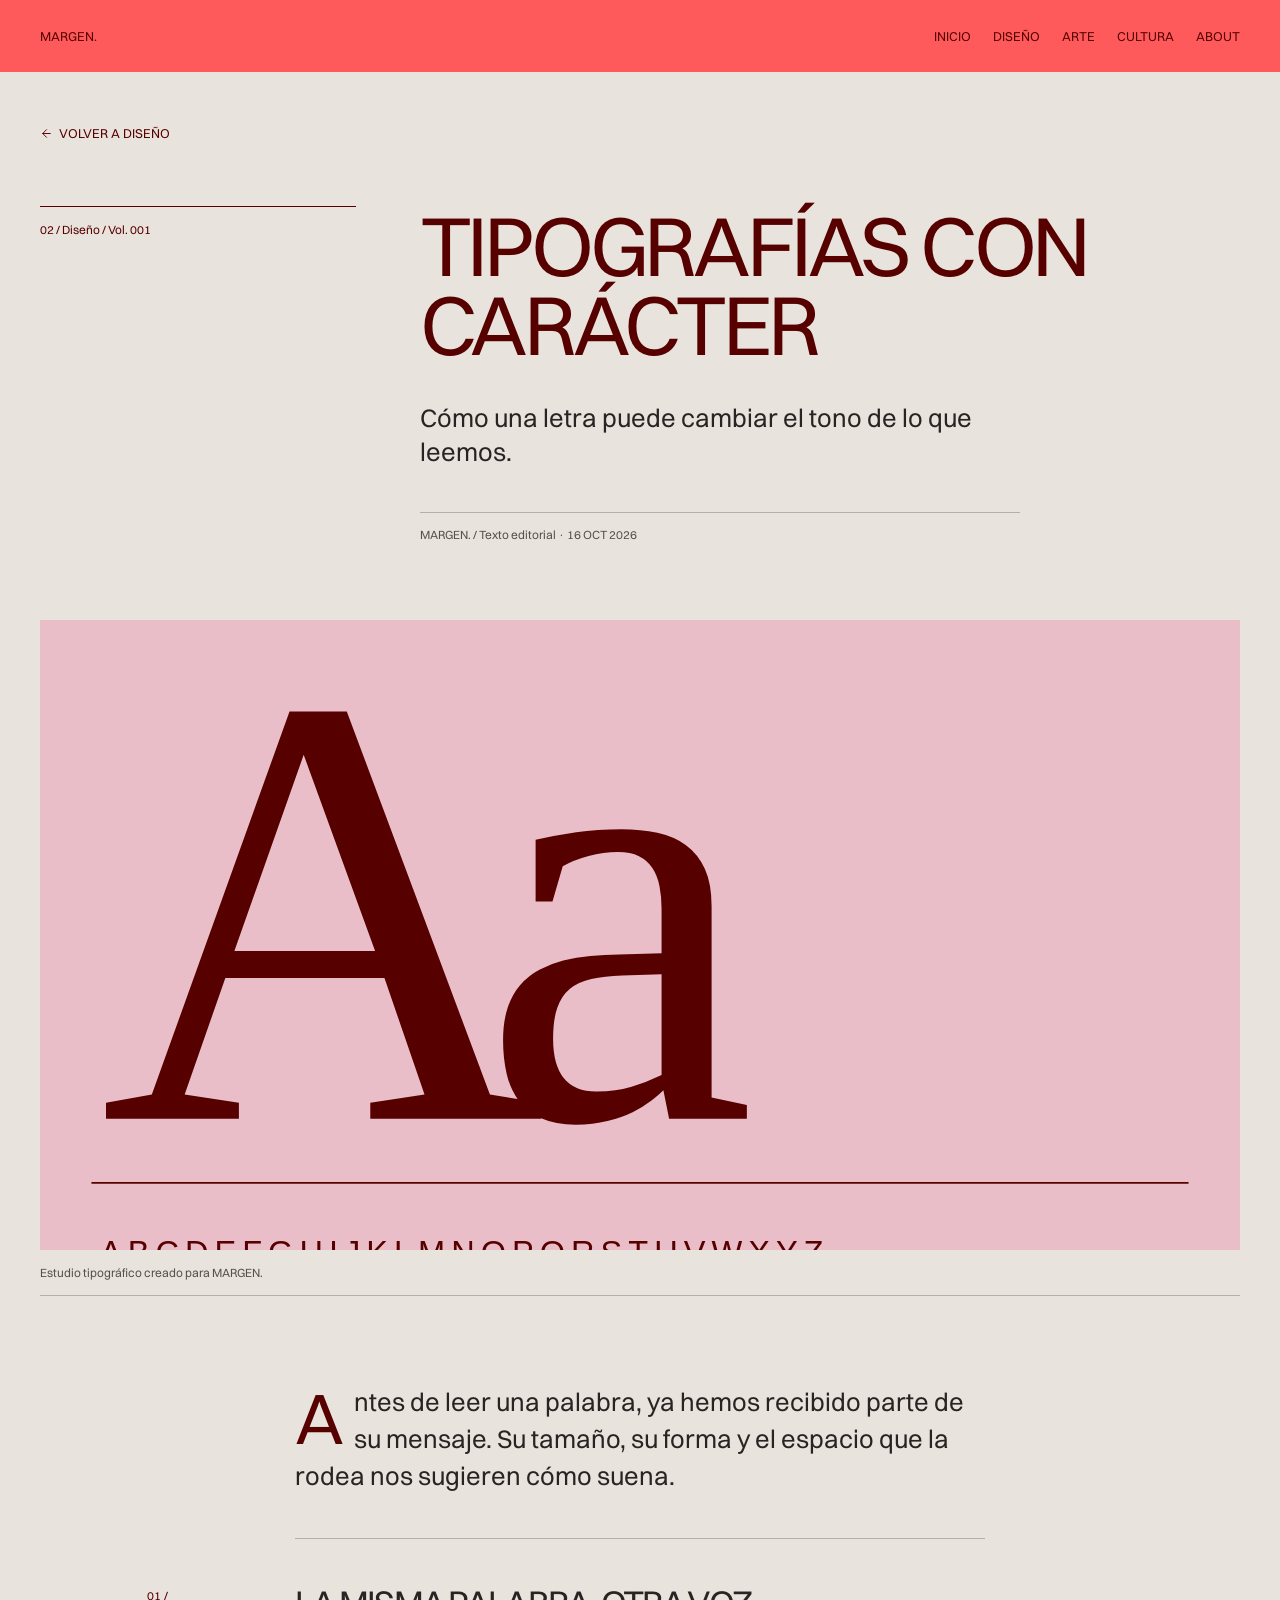
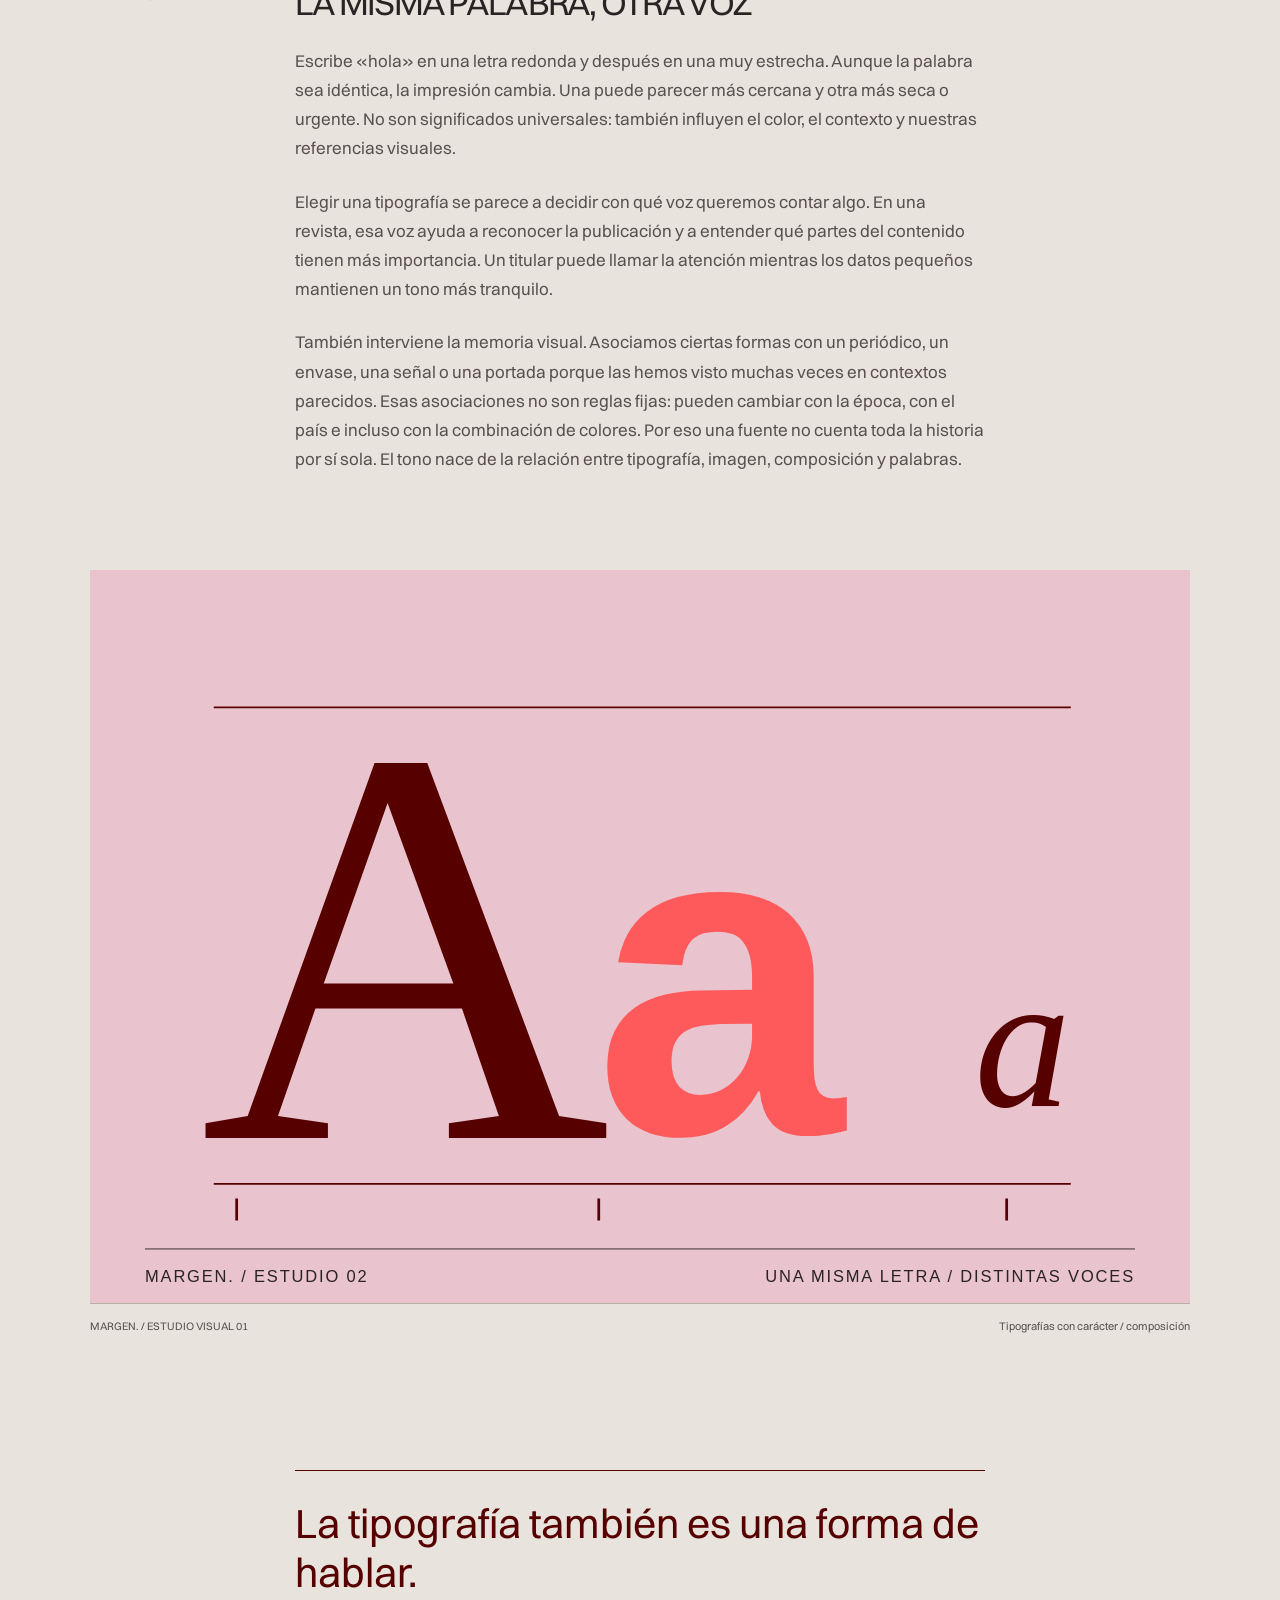
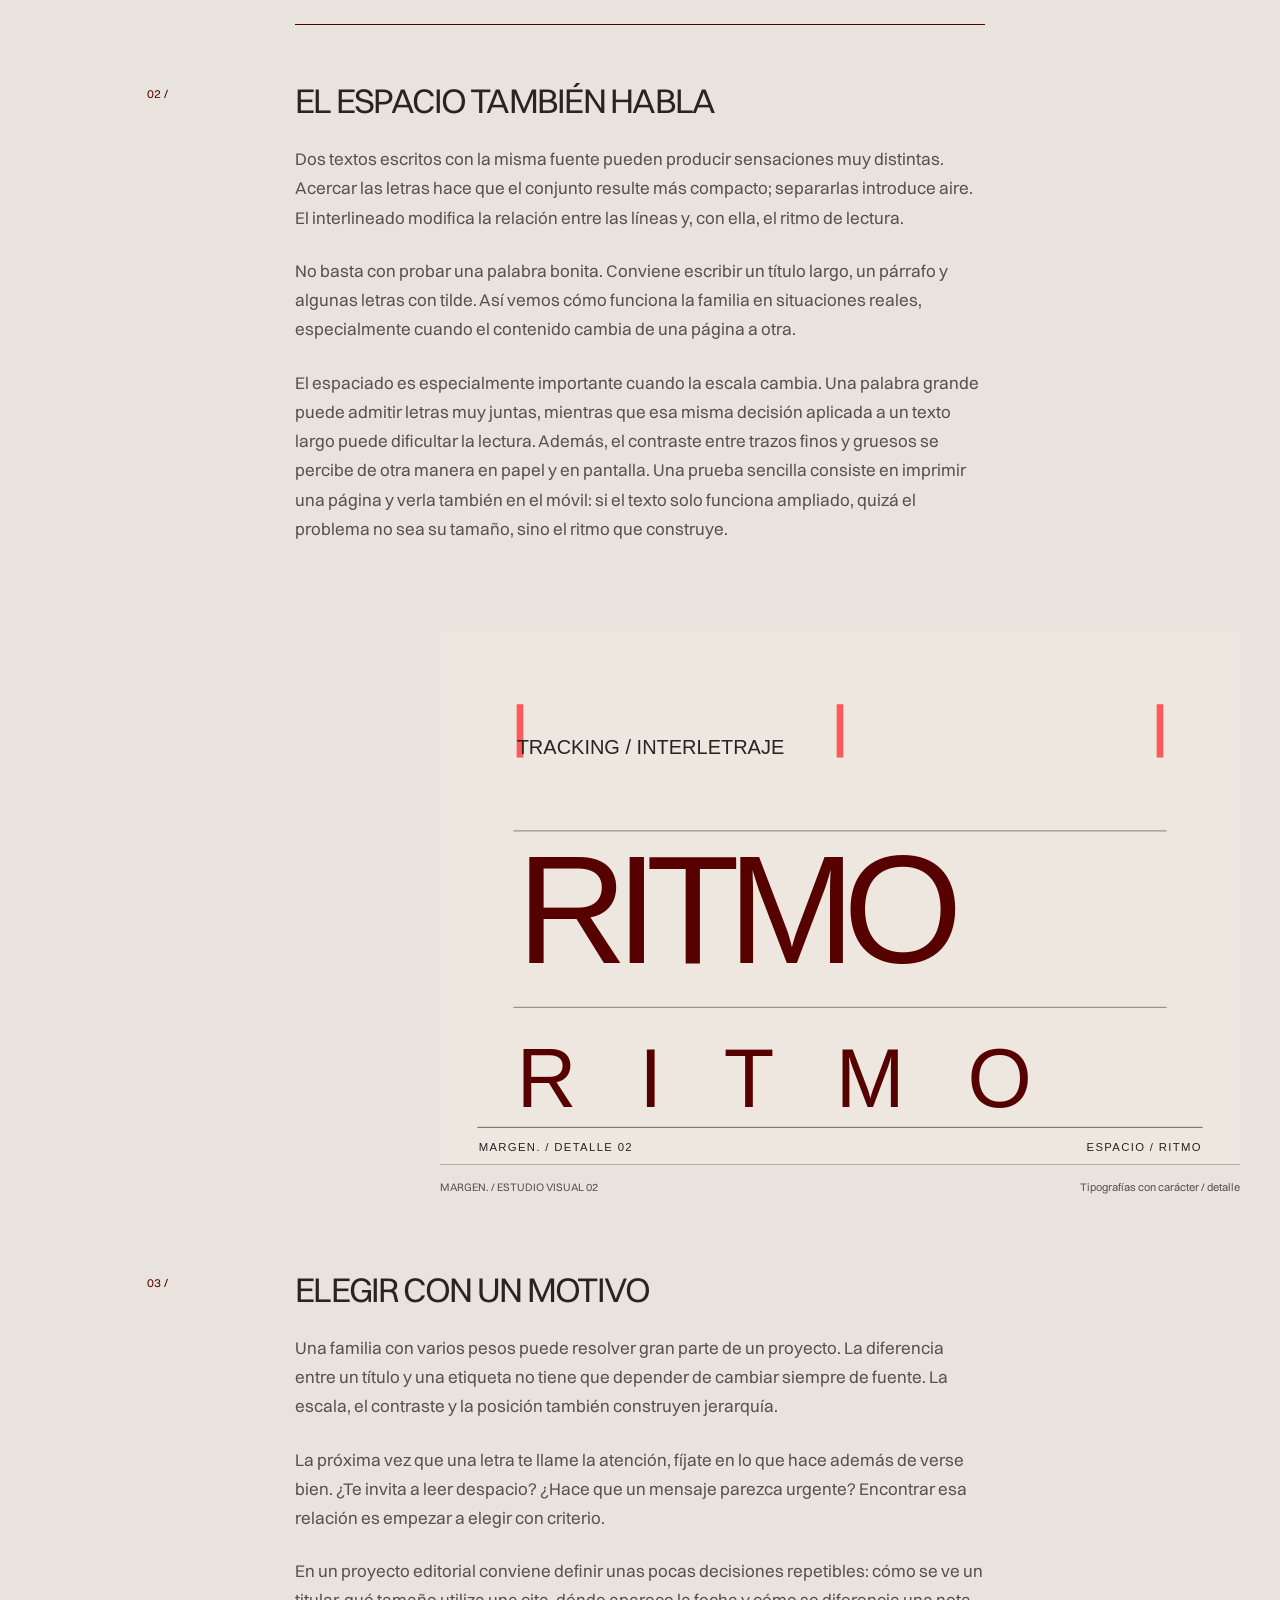
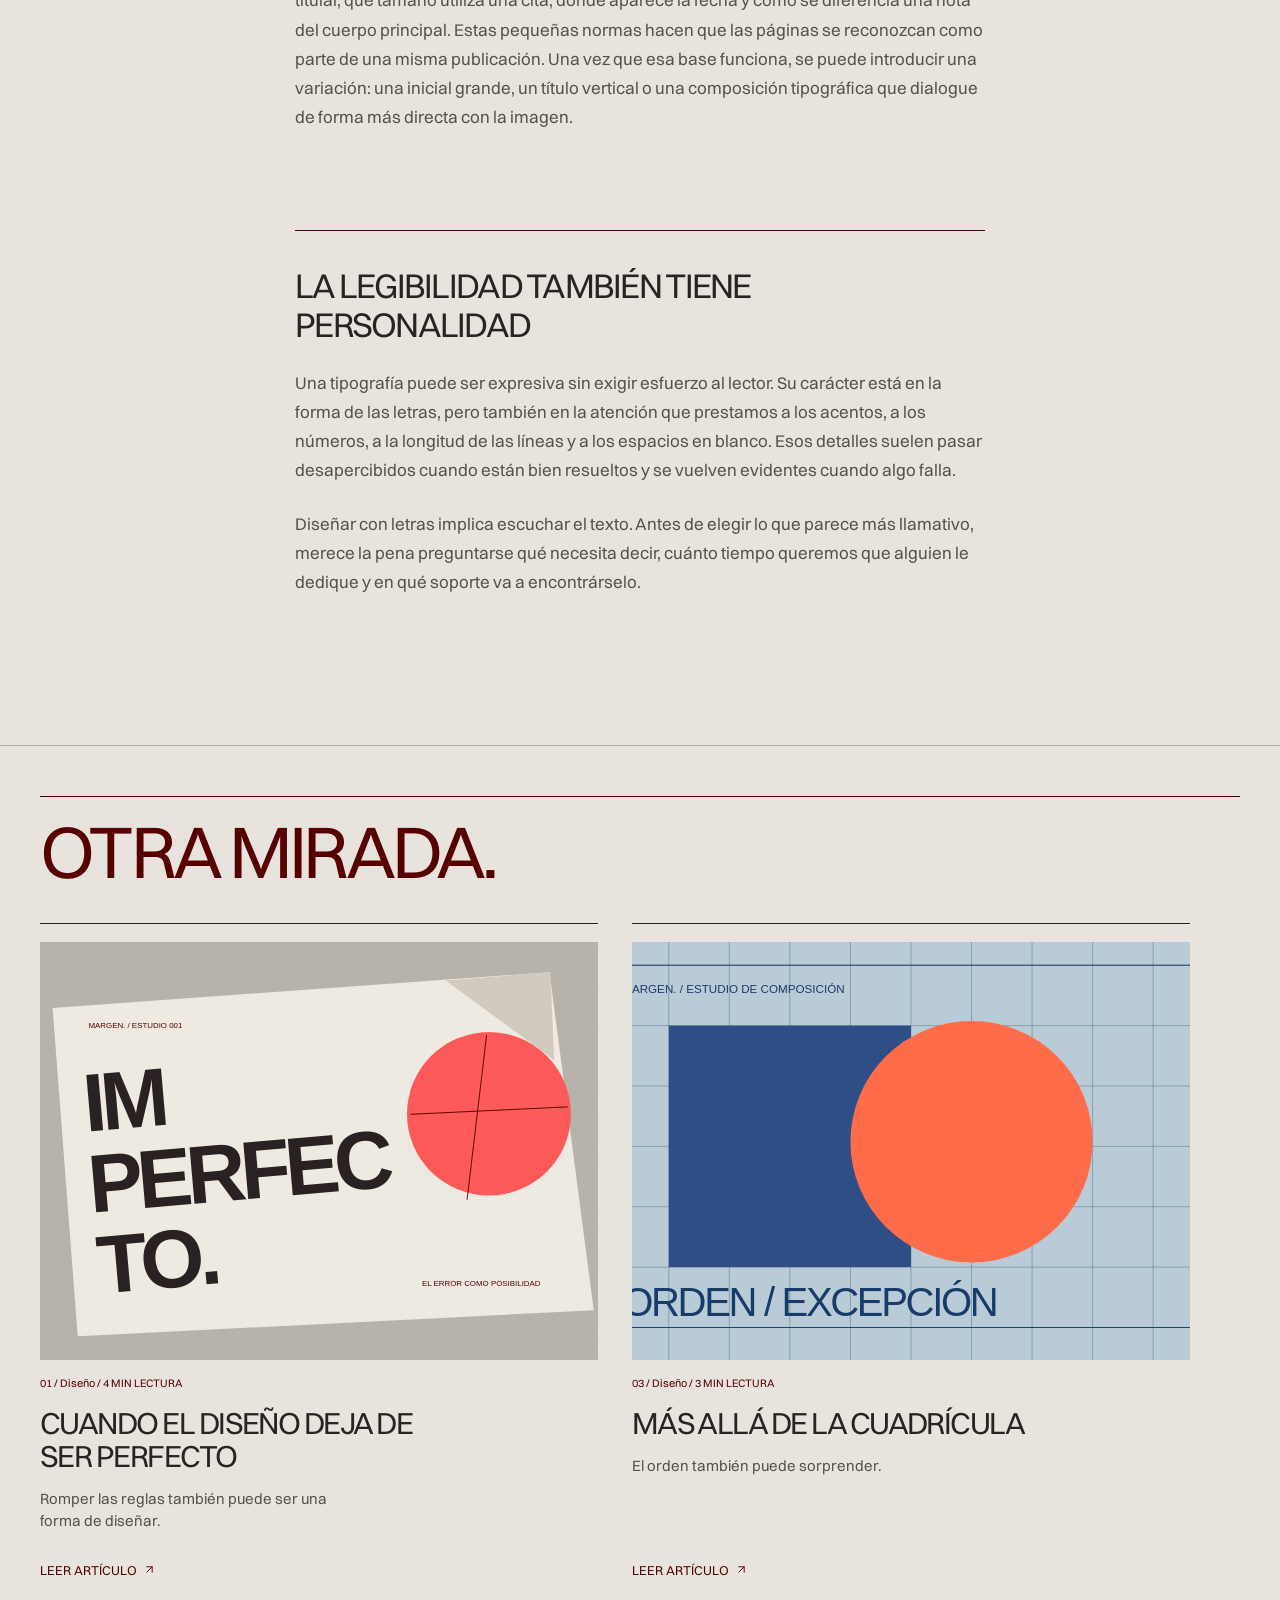
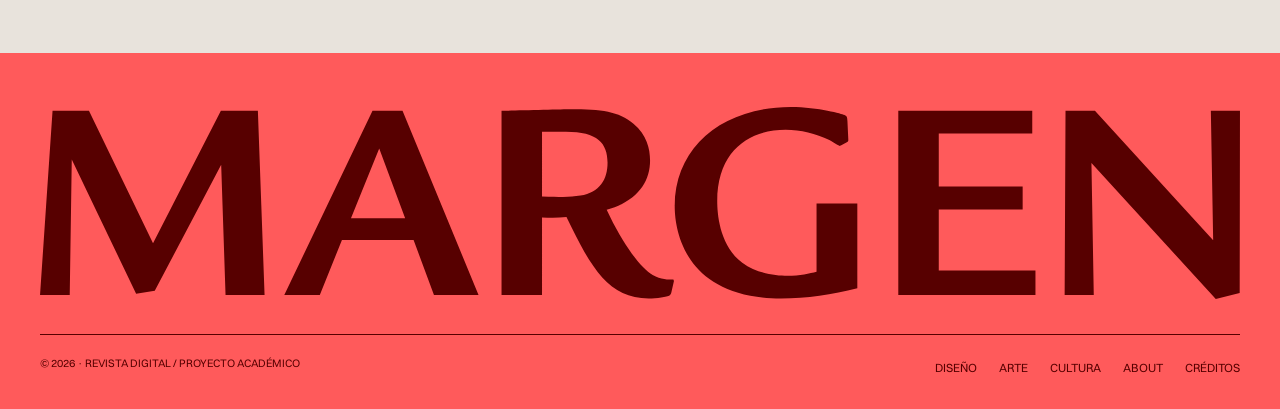
<file: tipografias-con-caracter.html>
<!DOCTYPE html>
<html lang="es">
  <head>
    <meta charset="utf-8">
    <meta name="viewport" content="width=device-width, initial-scale=1.0">
    <meta name="description" content="Cómo una letra puede cambiar el tono de lo que leemos.">
    <meta name="theme-color" content="#ff5a5b">
    <title>Tipografías con carácter · MARGEN.</title>
    <link href="assets/images/favicon.svg" rel="icon" type="image/svg+xml">
    <link href="css/style.css" rel="stylesheet">
  </head>
  <body>
    <a class="saltar" href="#contenido">Saltar al contenido</a>
    <header class="cabecera" id="arriba">
      <a aria-label="MARGEN, inicio" class="marca" href="index.html">MARGEN.</a>
      <nav aria-label="Navegación principal">
        <a href="index.html">Inicio</a>
        <a href="diseno.html">Diseño</a>
        <a href="arte.html">Arte</a>
        <a href="cultura.html">Cultura</a>
        <a href="about.html">About</a>
      </nav>
      <input class="menu-toggle" id="menu-toggle" type="checkbox" aria-label="Abrir o cerrar navegación"/>
      <label class="menu-boton" for="menu-toggle">
        <span class="menu-abrir">MENÚ</span>
        <span class="menu-cerrar">CERRAR <svg class="icono" viewBox="0 0 24 24" fill="none" stroke="currentColor" stroke-width="1.75" stroke-linecap="round" stroke-linejoin="round" aria-hidden="true" focusable="false"><path d="M18 6 6 18M6 6l12 12"/></svg></span>
      </label>
      <nav class="menu-movil" aria-label="Navegación móvil">
        <a href="index.html">Inicio</a>
        <a href="diseno.html">Diseño</a>
        <a href="arte.html">Arte</a>
        <a href="cultura.html">Cultura</a>
        <a href="about.html">About</a>
      </nav>
    </header>
    <main id="contenido">
      <article>
        <header class="cabecera-articulo bloque">
          <a class="enlace volver" href="diseno.html">
            <svg class="icono" viewBox="0 0 24 24" fill="none" stroke="currentColor" stroke-width="1.75" stroke-linecap="round" stroke-linejoin="round" aria-hidden="true" focusable="false"><path d="m12 19-7-7 7-7M5 12h14"/></svg> Volver a Diseño
          </a>
          <p class="etiqueta">02 / Diseño / Vol. 001</p>
          <h1>Tipografías con carácter</h1>
          <p class="entradilla">Cómo una letra puede cambiar el tono de lo que leemos.</p>
          <p class="etiqueta">
            MARGEN. / Texto editorial ·
            <time datetime="2026-10-16">
              16 OCT 2026
            </time>
          </p>
        </header>
        <figure class="imagen-articulo">
          <img alt="Muestrario de letras Aa de distintos tamaños en granate sobre fondo rosa." height="900" loading="eager" src="assets/images/tipografia.svg" width="1400"/>
          <figcaption>
            Estudio tipográfico creado para MARGEN.
          </figcaption>
        </figure>
        <div class="lectura lectura-articulo">
          <p class="introduccion">Antes de leer una palabra, ya hemos recibido parte de su mensaje. Su tamaño, su forma y el espacio que la rodea nos sugieren cómo suena.</p>
          <section>
            <h2>La misma palabra, otra voz</h2>
            <p>Escribe «hola» en una letra redonda y después en una muy estrecha. Aunque la palabra sea idéntica, la impresión cambia. Una puede parecer más cercana y otra más seca o urgente. No son significados universales: también influyen el color, el contexto y nuestras referencias visuales.</p>
            <p>Elegir una tipografía se parece a decidir con qué voz queremos contar algo. En una revista, esa voz ayuda a reconocer la publicación y a entender qué partes del contenido tienen más importancia. Un titular puede llamar la atención mientras los datos pequeños mantienen un tono más tranquilo.</p>
            <p>También interviene la memoria visual. Asociamos ciertas formas con un periódico, un envase, una señal o una portada porque las hemos visto muchas veces en contextos parecidos. Esas asociaciones no son reglas fijas: pueden cambiar con la época, con el país e incluso con la combinación de colores. Por eso una fuente no cuenta toda la historia por sí sola. El tono nace de la relación entre tipografía, imagen, composición y palabras.</p>
          </section>
          <figure class="imagen-lectura">
            <img src="assets/images/editorial-tipografia-01.svg" alt="Composición gráfica editorial sobre tipografías con carácter / composición" width="1200" height="800" loading="lazy"/>
            <figcaption><span>MARGEN. / ESTUDIO VISUAL 01</span><span>Tipografías con carácter / composición</span></figcaption>
          </figure>

          <blockquote>
            La tipografía también es una forma de hablar.
          </blockquote>
          <section>
            <h2>El espacio también habla</h2>
            <p>Dos textos escritos con la misma fuente pueden producir sensaciones muy distintas. Acercar las letras hace que el conjunto resulte más compacto; separarlas introduce aire. El interlineado modifica la relación entre las líneas y, con ella, el ritmo de lectura.</p>
            <p>No basta con probar una palabra bonita. Conviene escribir un título largo, un párrafo y algunas letras con tilde. Así vemos cómo funciona la familia en situaciones reales, especialmente cuando el contenido cambia de una página a otra.</p>
            <p>El espaciado es especialmente importante cuando la escala cambia. Una palabra grande puede admitir letras muy juntas, mientras que esa misma decisión aplicada a un texto largo puede dificultar la lectura. Además, el contraste entre trazos finos y gruesos se percibe de otra manera en papel y en pantalla. Una prueba sencilla consiste en imprimir una página y verla también en el móvil: si el texto solo funciona ampliado, quizá el problema no sea su tamaño, sino el ritmo que construye.</p>
          </section>
          <figure class="imagen-lectura imagen-lectura--detalle">
            <img src="assets/images/editorial-tipografia-02.svg" alt="Composición gráfica editorial sobre tipografías con carácter / detalle" width="1200" height="800" loading="lazy"/>
            <figcaption><span>MARGEN. / ESTUDIO VISUAL 02</span><span>Tipografías con carácter / detalle</span></figcaption>
          </figure>

          <section>
            <h2>Elegir con un motivo</h2>
            <p>Una familia con varios pesos puede resolver gran parte de un proyecto. La diferencia entre un título y una etiqueta no tiene que depender de cambiar siempre de fuente. La escala, el contraste y la posición también construyen jerarquía.</p>
            <p>La próxima vez que una letra te llame la atención, fíjate en lo que hace además de verse bien. ¿Te invita a leer despacio? ¿Hace que un mensaje parezca urgente? Encontrar esa relación es empezar a elegir con criterio.</p>
            <p>En un proyecto editorial conviene definir unas pocas decisiones repetibles: cómo se ve un titular, qué tamaño utiliza una cita, dónde aparece la fecha y cómo se diferencia una nota del cuerpo principal. Estas pequeñas normas hacen que las páginas se reconozcan como parte de una misma publicación. Una vez que esa base funciona, se puede introducir una variación: una inicial grande, un título vertical o una composición tipográfica que dialogue de forma más directa con la imagen.</p>
          </section>
        
          <section class="cierre-editorial">
            <h2>La legibilidad también tiene personalidad</h2>
            <p>Una tipografía puede ser expresiva sin exigir esfuerzo al lector. Su carácter está en la forma de las letras, pero también en la atención que prestamos a los acentos, a los números, a la longitud de las líneas y a los espacios en blanco. Esos detalles suelen pasar desapercibidos cuando están bien resueltos y se vuelven evidentes cuando algo falla.</p>
            <p>Diseñar con letras implica escuchar el texto. Antes de elegir lo que parece más llamativo, merece la pena preguntarse qué necesita decir, cuánto tiempo queremos que alguien le dedique y en qué soporte va a encontrárselo.</p>
          </section>
        </div>
      </article>
      <section aria-labelledby="titulo-relacionados" class="bloque relacionados">
        <h2 id="titulo-relacionados">Otra mirada.</h2>
        <div class="rejilla">
          <article class="tarjeta">
            <a aria-label="Leer Cuando el diseño deja de ser perfecto" class="imagen-tarjeta" href="diseno-imperfecto.html">
              <img alt="Composición editorial de papeles superpuestos con la palabra imperfecto y un círculo rojo desplazado." height="900" loading="lazy" src="assets/images/imperfecto.svg" width="1400"/>
            </a>
            <p class="etiqueta">01 / Diseño / 4 MIN LECTURA</p>
            <h3>
              <a href="diseno-imperfecto.html">Cuando el diseño deja de ser perfecto</a>
            </h3>
            <p>Romper las reglas también puede ser una forma de diseñar.</p>
            <a aria-label="Leer artículo: Cuando el diseño deja de ser perfecto" class="enlace" href="diseno-imperfecto.html">
              Leer artículo <svg class="icono" viewBox="0 0 24 24" fill="none" stroke="currentColor" stroke-width="1.75" stroke-linecap="round" stroke-linejoin="round" aria-hidden="true" focusable="false"><path d="M7 17 17 7M7 7h10v10"/></svg>
            </a>
          </article>
          <article class="tarjeta">
            <a aria-label="Leer Más allá de la cuadrícula" class="imagen-tarjeta" href="mas-alla-cuadricula.html">
              <img alt="Retícula editorial azul con una forma circular coral que atraviesa varias columnas." height="900" loading="lazy" src="assets/images/reticula.svg" width="1400"/>
            </a>
            <p class="etiqueta">03 / Diseño / 3 MIN LECTURA</p>
            <h3>
              <a href="mas-alla-cuadricula.html">Más allá de la cuadrícula</a>
            </h3>
            <p>El orden también puede sorprender.</p>
            <a aria-label="Leer artículo: Más allá de la cuadrícula" class="enlace" href="mas-alla-cuadricula.html">
              Leer artículo <svg class="icono" viewBox="0 0 24 24" fill="none" stroke="currentColor" stroke-width="1.75" stroke-linecap="round" stroke-linejoin="round" aria-hidden="true" focusable="false"><path d="M7 17 17 7M7 7h10v10"/></svg>
            </a>
          </article>
        </div>
      </section>
    </main>
    <footer class="pie">
      <a aria-label="MARGEN, volver al inicio" class="rotulo" href="index.html">
        <img alt="MARGEN" height="218" src="assets/images/margen.svg" width="1360"/>
      </a>
      <div class="pie-inferior">
        <p>© 2026 · REVISTA DIGITAL / PROYECTO ACADÉMICO</p>
        <nav aria-label="Navegación del pie">
          <a href="diseno.html">Diseño</a>
          <a href="arte.html">Arte</a>
          <a href="cultura.html">Cultura</a>
          <a href="about.html">About</a>
          <a href="creditos.html">Créditos</a>
        </nav>
      </div>
    </footer>
  </body>
</html>
</file>
<file: css/style.css>
/* Switzer Light (300) desde Fontshare; los demás pesos son locales. */
@import url('https://api.fontshare.com/v2/css?f[]=switzer@300&display=swap');

/* MARGEN — estilos compartidos de toda la revista.
   1. Fuentes y base / 2. Navegación / 3. Home / 4. Interiores / 5. Responsive */

/* 1. FUENTES Y BASE */
@font-face {
  font-family: 'Switzer';
  src: url('[data-uri]') format('woff2');
  font-weight: 400;
  font-style: normal;
  font-display: swap;
}

@font-face {
  font-family: 'Switzer';
  src: url('[data-uri]') format('woff2');
  font-weight: 500;
  font-style: normal;
  font-display: swap;
}

@font-face {
  font-family: 'Switzer';
  src: url('[data-uri]') format('woff2');
  font-weight: 600;
  font-style: normal;
  font-display: swap;
}

@font-face {
  font-family: 'Switzer';
  src: url('[data-uri]') format('woff2');
  font-weight: 700;
  font-style: normal;
  font-display: swap;
}

@font-face {
  font-family: 'Switzer';
  src: url('[data-uri]') format('woff2');
  font-weight: 400;
  font-style: italic;
  font-display: swap;
}

/* Alternativa itálica local para «Fuera»: Safari no tiene que inventar
   una cursiva de peso 500 si ITC Legacy no está instalada. */
@font-face {
  font-family: 'Margen Fuera Fallback';
  src: url('[data-uri]') format('woff2');
  font-weight: 500;
  font-style: italic;
  font-display: swap;
}

:root {
  --rojo: #ff5a5b;
  --granate: #570000;
  --papel: #e8e3dc;
  --tinta: #292423;
  --texto-suave: #57514e;
  --linea: #b8afa7;
  --margen: 40px;
  --alto-menu: 72px;
}

* {
  box-sizing: border-box;
}

html {
  scroll-behavior: smooth;
  scroll-padding-top: calc(var(--alto-menu) + 16px);
}

body {
  margin: 0;
  background: var(--papel);
  color: var(--texto-suave);
  font-weight: 300;
  font-family: 'Switzer', Arial, sans-serif;
  font-size: 17px;
  line-height: 1.4;
  letter-spacing: 0;
}

h1, h2, h3, p, figure, blockquote {
  margin: 0;
}

/* Todos los títulos usan Switzer Regular, mayúsculas y -5 % de tracking. */
h1, h2, h3 {
  font-family: 'Switzer', Arial, sans-serif;
  font-weight: 400;
  font-style: normal;
  letter-spacing: -.05em;
  text-transform: uppercase;
  line-height: .98;
}

/* Textos de lectura, pies y notas: Switzer Light y tracking 0.
   Respetamos las mayúsculas iniciales y los nombres propios del HTML. */
p, li, figcaption, blockquote {
  font-family: 'Switzer', Arial, sans-serif;
  font-weight: 300;
  letter-spacing: 0;
  text-transform: none;
}

h2 {
  font-size: clamp(40px, 5.76vw, 100px);
  color: var(--granate);
}

h3 {
  font-size: 30px;
}

a {
  color: inherit;
  text-decoration: none;
}

img {
  display: block;
  max-width: 100%;
  height: auto;
}

::selection {
  background: var(--granate);
  color: var(--papel);
}

:focus-visible {
  outline: 3px solid currentColor;
  outline-offset: 5px;
}

.saltar {
  position: fixed;
  top: 12px;
  left: 12px;
  padding: 16px;
  background: var(--granate);
  color: white;
  transform: translateY(-180%);
  z-index: 200;
}

.saltar:focus {
  transform: translateY(0);
}

.bloque {
  padding: 76px var(--margen);
}

.enlace, .boton, nav, .marca {
  text-transform: uppercase;
}

.etiqueta {
  font-family: 'Switzer', Arial, sans-serif;
  font-size: 14px;
  font-weight: 300;
  letter-spacing: 0;
  text-transform: none;
  color: var(--texto-suave);
}

/* Si una etiqueta es un título, conserva las mayúsculas de los títulos. */
h1.etiqueta, h2.etiqueta, h3.etiqueta {
  font-weight: 400;
  letter-spacing: -.05em;
  text-transform: uppercase;
}

/* Sobre rojo se conserva el granate para mantener un buen contraste. */
.cabecera-seccion .etiqueta {
  color: var(--granate);
}

/* Un mismo estilo para todos los botones de la revista. */
/* Los botones tienen el mismo aspecto de texto que los enlaces del menú. */
.boton, .enlace {
  display: inline-flex;
  align-items: center;
  justify-content: flex-start;
  width: fit-content;
  min-height: 0;
  padding: 4px 0;
  border: 0;
  border-radius: 0;
  background: transparent;
  color: var(--granate);
  font-size: 13px;
  font-weight: 400;
  letter-spacing: 0;
  line-height: 1.4;
  text-align: left;
}

.boton:hover, .enlace:hover {
  background: transparent;
  color: var(--granate);
}

/* Subrayado animado compartido por el menú y todos los botones. */
.cabecera nav a, .pie nav a, .boton, .enlace {
  position: relative;
}

.cabecera nav a::after, .pie nav a::after,
.boton::after, .enlace::after {
  content: '';
  position: absolute;
  bottom: 0;
  left: 0;
  width: 100%;
  height: 1px;
  background: currentColor;
  transform: scaleX(0);
  transform-origin: left;
  transition: transform .3s ease;
}

.cabecera nav a:hover::after, .pie nav a:hover::after,
.boton:hover::after, .enlace:hover::after,
.cabecera nav a:focus-visible::after, .pie nav a:focus-visible::after,
.boton:focus-visible::after, .enlace:focus-visible::after,
.cabecera nav a[aria-current='page']::after {
  transform: scaleX(1);
}

/* Iconos SVG: mismo dibujo en todos los sistemas y navegadores. */
.icono {
  display: inline-block;
  width: 1em;
  height: 1em;
  flex-shrink: 0;
  vertical-align: -.12em;
}

.boton, .enlace {
  gap: 6px;
}

.flecha .icono {
  vertical-align: middle;
}

.cita .icono {
  width: .8em;
  height: .8em;
  vertical-align: -.04em;
}

.menu-cerrar .icono {
  vertical-align: -.12em;
}

/* El menú desplegable solo aparece en pantallas pequeñas. */
.menu-movil, .menu-boton, .menu-toggle {
  display: none;
}

/* 2. NAVEGACIÓN Y PIE */
.cabecera {
  position: fixed;
  top: 0;
  left: 50%;
  z-index: 100;
  transform: translateX(-50%);
  display: flex;
  justify-content: space-between;
  align-items: center;
  gap: 32px;
  width: 100%;
  max-width: 1800px;
  height: var(--alto-menu);
  padding: 0 var(--margen);
  background: var(--rojo);
  color: var(--granate);
}

/* En las páginas interiores, el encabezado fijo no tapa el contenido. */
body > .cabecera + main {
  padding-top: var(--alto-menu);
}

.marca {
  font-family: 'Switzer', Arial, sans-serif;
  font-size: 13px;
  font-weight: 400;
  letter-spacing: 0;
}

nav {
  display: flex;
  flex-wrap: wrap;
  gap: 22px;
  font-size: 13px;
  font-weight: 400;
}

nav a {
  padding-block: 4px;
}

nav a[aria-current='page'] {
  text-decoration: none;
}

.rotulo {
  display: block;
  width: 100%;
  line-height: 0;
}

.rotulo img {
  width: 100%;
  height: auto;
}

.pie {
  padding: 54px var(--margen) 28px;
  background: var(--rojo);
  color: var(--granate);
}

.pie .rotulo img {
  width: 100%;
}

.pie-inferior {
  display: flex;
  justify-content: space-between;
  align-items: flex-start;
  gap: 32px;
  border-top: 1px solid var(--granate);
  margin-top: 35px;
  padding-top: 20px;
  font-size: 11px;
  line-height: 1.5;
}

.pie nav {
  justify-content: flex-end;
  font-size: 12px;
}

/* 3. HOME */
.portada {
  display: flex;
  flex-direction: column;
  min-height: 100vh;
  min-height: 100svh;
  background: var(--rojo);
  color: var(--granate);
}

.portada-interior {
  display: flex;
  flex: 1;
  flex-direction: column;
  justify-content: space-between;
  align-items: stretch;
  gap: 28px;
  padding: calc(var(--alto-menu) + 35px) var(--margen) 34px;
}

.claim {
  align-self: flex-end;
  max-width: 460px;
  margin-top: auto;
  font-size: clamp(24px, 2.5vw, 42px);
  font-weight: 400;
  line-height: 1.03;
  letter-spacing: -.05em;
  text-transform: uppercase;
  text-align: right;
}

.destacado {
  display: grid;
  grid-template-columns: minmax(0, .9fr) minmax(0, 1.1fr);
  gap: clamp(34px, 4vw, 86px);
  padding: 95px var(--margen) 105px;
  border-bottom: 1px solid var(--linea);
}

.texto-destacado {
  align-self: start;
  padding-top: 20px;
  border-top: 1px solid var(--granate);
}

.texto-destacado h2 {
  max-width: 11ch;
  margin-top: 52px;
  font-size: clamp(43px, 4.8vw, 82px);
  line-height: .99;
  letter-spacing: -.05em;
  color: var(--tinta);
}

.texto-destacado > p:not(.etiqueta) {
  max-width: 420px;
  margin-top: 30px;
  color: var(--texto-suave);
  font-size: 17px;
  line-height: 1.5;
}

.texto-destacado .boton {
  margin-top: 34px;
}

.imagen-destacada {
  display: block;
  height: clamp(400px, 52vw, 680px);
  overflow: hidden;
  background: var(--linea);
}

.imagen-destacada img {
  width: 100%;
  height: 100%;
  object-fit: cover;
  transition: transform .65s ease;
}

.imagen-destacada:hover img {
  transform: scale(1.035);
}

/* Tarjetas editoriales: imagen, información y titular, sin bloques de color. */
.ultimas > h2, .siguientes > h2 {
  padding-top: 20px;
  border-top: 1px solid var(--granate);
  text-transform: uppercase;
  line-height: .98;
  letter-spacing: -.05em;
}

.subtitulo {
  margin-block: 24px 48px;
  color: var(--texto-suave);
  font-size: 12px;
}

.rejilla {
  display: grid;
  grid-template-columns: repeat(3, minmax(0, 1fr));
  gap: clamp(24px, 2.6vw, 42px);
}

/* En portada, el primer artículo tiene más protagonismo. */
.ultimas .rejilla {
  grid-template-columns: 1.4fr 1fr 1fr;
}

.tarjeta {
  display: flex;
  flex-direction: column;
  align-items: flex-start;
  min-width: 0;
  padding-top: 18px;
  border-top: 1px solid var(--tinta);
}

.imagen-tarjeta {
  display: block;
  width: 100%;
  aspect-ratio: 4 / 3;
  overflow: hidden;
  background: var(--linea);
}

.imagen-tarjeta img {
  width: 100%;
  height: 100%;
  object-fit: cover;
  transition: transform .6s ease;
}

/* Solo se mueve ligeramente la imagen: el texto no cambia en hover. */
@media (hover: hover) {
  .tarjeta:hover .imagen-tarjeta img {
    transform: scale(1.035);
  }
}

.tarjeta:focus-within .imagen-tarjeta img {
  transform: scale(1.035);
}

/* El bodegón es vertical: mantenemos el recorte sobre los objetos. */
img[src$='objetos.jpg'] {
  object-position: center 72%;
}

.tarjeta .etiqueta {
  width: 100%;
  margin-top: 16px;
  padding: 0;
  border: 0;
  color: var(--granate);
  font-size: 11px;
  line-height: 1.4;
}

.tarjeta h3 {
  max-width: 22ch;
  margin-top: 15px;
  color: var(--tinta);
  font-size: clamp(28px, 2.4vw, 38px);
  line-height: 1.07;
  letter-spacing: -.05em;
  text-transform: uppercase;
}

.tarjeta > p:not(.etiqueta) {
  max-width: 34ch;
  margin-top: 15px;
  margin-bottom: 24px;
  color: var(--texto-suave);
  font-size: 15px;
  line-height: 1.5;
}

/* Dentro de las tarjetas el enlace se trata como un pie editorial.
   Los botones principales de la web conservan su diseño. */
.tarjeta .enlace {
  margin-top: auto;
  font-size: 13px;
}

.tarjeta .enlace:hover {
  background: transparent;
  color: var(--granate);
}

.ultimas .tarjeta:first-child h3 {
  font-size: clamp(34px, 3vw, 48px);
}

.ultimas .tarjeta:first-child .imagen-tarjeta {
  aspect-ratio: 1.22;
}

.ultimas .tarjeta:not(:first-child) .imagen-tarjeta {
  aspect-ratio: 1;
}

.explora {
  padding-top: 100px;
  padding-bottom: 110px;
}

.explora h2 {
  margin-bottom: 55px;
}

.fila-categoria {
  display: grid;
  grid-template-columns: 1fr 2fr 50px;
  align-items: start;
  gap: 25px;
  padding-block: 32px;
  border-top: 1px solid var(--linea);
  color: var(--granate);
}

.fila-categoria .etiqueta {
  padding-top: 10px;
  color: inherit;
  font-size: 12px;
}

.nombre-categoria {
  font-family: 'Switzer', Arial, sans-serif;
  font-size: clamp(48px, 5.76vw, 100px);
  font-weight: 400;
  letter-spacing: -.05em;
  text-transform: uppercase;
  transition: transform .3s ease;
}

.flecha {
  font-size: 38px;
  text-align: right;
}

/* Solo se desplaza el nombre de la categoría; la fila no cambia de fondo. */
.fila-categoria:hover .nombre-categoria,
.fila-categoria:focus-visible .nombre-categoria {
  transform: translateX(12px);
}

.fila-categoria:last-of-type {
  border-bottom: 1px solid var(--linea);
}

/* Frase en una sola línea que se repite sin interrupciones. */
.cita {
  overflow: hidden;
  padding: 35px 0;
  background: var(--granate);
  color: var(--rojo);
  font-size: clamp(30px, 3.4vw, 60px);
  font-weight: 400;
  letter-spacing: -.05em;
  text-transform: uppercase;
}

.cita p {
  font-weight: 400;
  letter-spacing: inherit;
  text-transform: uppercase;
}

.cita-pista {
  display: flex;
  width: max-content;
  animation: deslizar-frase 25s linear infinite;
}

.cita-texto {
  flex-shrink: 0;
  padding-right: 1em;
  white-space: nowrap;
}

@keyframes deslizar-frase {
  to {
    transform: translateX(-50%);
  }
}

.siguientes h2 {
  margin-bottom: 32px;
  text-transform: uppercase;
}

.siguientes .imagen-tarjeta {
  aspect-ratio: 425 / 310;
}

.manifiesto {
  display: grid;
  grid-template-columns: minmax(170px, .85fr) minmax(0, 2fr);
  column-gap: clamp(30px, 6vw, 120px);
  row-gap: 28px;
  padding-top: 105px;
  padding-bottom: 140px;
  background: var(--granate);
  color: var(--rojo);
}

.manifiesto > .etiqueta {
  grid-column: 1;
  grid-row: 1;
  align-self: start;
  padding-top: 18px;
  border-top: 1px solid var(--rojo);
  font-size: 12px;
}

.manifiesto > h2,
.manifiesto > .entradilla,
.manifiesto > .enlace {
  grid-column: 2;
}

.manifiesto .etiqueta, .manifiesto h2 {
  color: inherit;
}

.manifiesto .enlace {
  justify-self: start;
  color: var(--rojo);
}

.manifiesto .enlace:hover {
  background: transparent;
  color: var(--rojo);
}

.manifiesto h2 {
  max-width: 960px;
  margin: 0;
  font-size: clamp(65px, 7.1vw, 125px);
  line-height: .93;
  letter-spacing: -.05em;
}

em {
  font-weight: 400;
}

/* La fuente ITC Legacy Sans Std Medium Italic se mantiene como primera
   opción. Si no está instalada, usamos una cursiva LOCAL y explícita
   para evitar las sustituciones inconsistentes de Safari. */
.manifiesto h2 em {
  display: inline-block;
  font-family: 'ITC Legacy Sans Std', 'ITC Legacy Sans',
    'Margen Fuera Fallback', 'Switzer', sans-serif;
  font-size: 133px;
  font-weight: 500;
  font-style: italic;
  font-synthesis: none;
  letter-spacing: -.05em;
  line-height: .9;
  text-transform: none;
  white-space: nowrap;
}

.entradilla {
  font-size: clamp(24px, 2vw, 32px);
}

.manifiesto .entradilla {
  max-width: 620px;
  margin: 18px 0 24px;
  color: var(--papel);
  font-size: clamp(21px, 2.4vw, 31px);
  line-height: 1.3;
}

/* 4. PÁGINAS INTERIORES */
.cabecera-seccion {
  display: grid;
  grid-template-columns: minmax(180px, .85fr) minmax(0, 2fr);
  gap: 32px clamp(35px, 5vw, 100px);
  padding-top: 96px;
  padding-bottom: 108px;
  background: var(--rojo);
  color: var(--granate);
}

.cabecera-seccion > .etiqueta {
  grid-column: 1;
  grid-row: 1;
  align-self: start;
  padding-top: 16px;
  border-top: 1px solid var(--granate);
  font-size: 12px;
}

.cabecera-seccion h1 {
  grid-column: 2;
  grid-row: 1;
  min-width: 0;
  margin: 0;
  font-size: clamp(70px, 10.3vw, 178px);
  line-height: .9;
  letter-spacing: -.05em;
  overflow-wrap: anywhere;
}

.descripcion-seccion {
  grid-column: 2;
  display: flex;
  justify-content: space-between;
  align-items: flex-end;
  gap: 30px;
  margin-top: 10px;
  padding-top: 28px;
  border-top: 1px solid var(--granate);
}

.descripcion-seccion > p {
  max-width: 640px;
  font-size: clamp(23px, 2.6vw, 38px);
  line-height: 1.17;
  letter-spacing: -.015em;
}

.descripcion-seccion .etiqueta {
  flex-shrink: 0;
  text-align: right;
  color: var(--granate);
}

.archivo {
  padding-block: 98px 118px;
}

.archivo > h2 {
  margin-bottom: 36px;
  padding-top: 14px;
  border-top: 1px solid var(--granate);
}

.archivo .rejilla {
  grid-template-columns: repeat(auto-fit, minmax(280px, 1fr));
}

.archivo .imagen-tarjeta {
  aspect-ratio: 1.12;
}

/* ARTÍCULOS / Cabecera con retícula de revista */
.cabecera-articulo {
  display: grid;
  grid-template-columns: minmax(170px, 1fr) minmax(0, 2.6fr);
  column-gap: clamp(28px, 5vw, 105px);
  padding-top: 48px;
  padding-bottom: 76px;
}

.cabecera-articulo .volver {
  grid-column: 1 / -1;
  justify-self: start;
  margin: 0 0 60px;
  color: var(--granate);
  font-size: 13px;
}

.cabecera-articulo .volver:hover {
  color: var(--granate);
}

.cabecera-articulo > .etiqueta:first-of-type {
  grid-column: 1;
  grid-row: 2;
  align-self: start;
  padding-top: 15px;
  border-top: 1px solid var(--granate);
  color: var(--granate);
  font-size: 12px;
}

.cabecera-articulo h1 {
  grid-column: 2;
  grid-row: 2;
  max-width: 950px;
  margin: 0;
  color: var(--granate);
  font-size: clamp(52px, 6.6vw, 108px);
  line-height: .93;
  letter-spacing: -.05em;
  overflow-wrap: break-word;
}

.cabecera-articulo .entradilla {
  grid-column: 2;
  max-width: 600px;
  margin: 38px 0 0;
  color: var(--tinta);
  font-size: clamp(20px, 2vw, 27px);
  line-height: 1.3;
}

.cabecera-articulo > .etiqueta:last-child {
  grid-column: 2;
  width: 100%;
  max-width: 600px;
  margin-top: 44px;
  padding-top: 14px;
  border-top: 1px solid var(--linea);
  color: var(--texto-suave);
  font-size: 12px;
}

/* Imagen principal: protagonista, pero con márgenes editoriales. */
.imagen-articulo {
  max-width: 1720px;
  margin: 0 var(--margen);
}

.imagen-articulo img {
  width: 100%;
  height: min(61vw, 630px);
  object-fit: cover;
}

.imagen-articulo figcaption {
  display: flex;
  justify-content: space-between;
  gap: 20px;
  margin-top: 0;
  padding-block: 14px;
  border-bottom: 1px solid var(--linea);
  color: var(--texto-suave);
  font-size: 12px;
  line-height: 1.45;
}

/* Créditos y otras páginas con texto mantienen una columna normal. */
.lectura {
  max-width: 740px;
  margin: 72px auto 100px;
  padding-inline: 20px;
  color: var(--texto-suave);
  font-size: 17px;
  line-height: 1.65;
}

.lectura p {
  margin-bottom: 23px;
}

.lectura h2 {
  margin-bottom: 24px;
  color: var(--tinta);
  font-size: 32px;
  line-height: 1.12;
}

.lectura section + section {
  margin-top: 54px;
}

/* Artículos: columna de lectura y pequeño margen para los números. */
.lectura-articulo {
  display: grid;
  grid-template-columns: minmax(0, 1fr) minmax(0, 690px) minmax(0, 1fr);
  column-gap: 32px;
  max-width: 1360px;
  margin: 88px auto 125px;
  padding-inline: var(--margen);
  counter-reset: apartados;
  font-size: 17px;
  line-height: 1.72;
}

.lectura-articulo > .introduccion,
.lectura-articulo > section,
.lectura-articulo > blockquote {
  grid-column: 2;
  max-width: none;
  width: 100%;
  margin-inline: 0;
}

.lectura-articulo > .introduccion {
  margin-bottom: 44px;
  padding-bottom: 43px;
  border-bottom: 1px solid var(--linea);
  color: var(--tinta);
  font-size: clamp(21px, 2vw, 26px);
  line-height: 1.44;
}

.lectura-articulo > .introduccion::first-letter {
  float: left;
  margin: 7px 10px 0 0;
  color: var(--granate);
  font-size: 72px;
  line-height: .76;
  font-weight: 400;
}

.lectura-articulo > section {
  position: relative;
  margin-top: 54px;
}

.lectura-articulo > .introduccion + section {
  margin-top: 0;
}

.lectura-articulo > section:not(.cierre-editorial) {
  counter-increment: apartados;
}

.lectura-articulo > section:not(.cierre-editorial)::before {
  content: "0" counter(apartados) " /";
  position: absolute;
  top: 7px;
  left: -148px;
  color: var(--granate);
  font-size: 12px;
  line-height: 1;
  letter-spacing: .04em;
}

.lectura-articulo h2 {
  margin-bottom: 24px;
  color: var(--tinta);
  font-size: clamp(28px, 2.7vw, 35px);
  line-height: 1.13;
  letter-spacing: -.05em;
}

.lectura-articulo p {
  margin-bottom: 24px;
}

.lectura-articulo > blockquote {
  max-width: 690px;
  margin-block: 56px;
  padding: 28px 0;
  border-top: 1px solid var(--granate);
  border-bottom: 1px solid var(--granate);
  border-left: 0;
  color: var(--granate);
  font-size: clamp(28px, 3.2vw, 42px);
  line-height: 1.18;
  font-weight: 400;
}

/* Imágenes intercaladas, una amplia y otra más contenida. */
.lectura-articulo > .imagen-lectura {
  grid-column: 1 / -1;
  width: 100%;
  max-width: 1100px;
  justify-self: center;
  margin: 72px 0 80px;
}

.lectura-articulo > .imagen-lectura--detalle {
  grid-column: 2 / -1;
  max-width: 800px;
  justify-self: end;
  margin-block: 64px 74px;
}

.lectura-articulo .imagen-lectura img {
  display: block;
  width: 100%;
  height: auto;
  background: #e4ded4;
}

.lectura-articulo .imagen-lectura figcaption {
  display: flex;
  justify-content: space-between;
  gap: 24px;
  margin-top: 0;
  padding-top: 14px;
  border-top: 1px solid var(--linea);
  color: var(--texto-suave);
  font-size: 11px;
  line-height: 1.5;
  text-transform: none;
  letter-spacing: 0;
  flex-wrap: wrap;
}

/* Evitamos sumar dos espacios grandes después de imágenes y citas. */
.lectura-articulo > .imagen-lectura + section,
.lectura-articulo > blockquote + section {
  margin-top: 0;
}

.lectura-articulo > .cierre-editorial {
  margin-top: 74px;
  padding-top: 35px;
  border-top: 1px solid var(--granate);
}

.relacionados {
  border-top: 1px solid var(--linea);
  padding-block: 50px 70px;
}

.relacionados h2 {
  margin-bottom: 35px;
  padding-top: 18px;
  border-top: 1px solid var(--granate);
}

.relacionados .rejilla {
  grid-template-columns: repeat(2, minmax(0, 1fr));
  max-width: 1150px;
}

.sobre-grid {
  display: grid;
  grid-template-columns: minmax(170px, .85fr) minmax(0, 2fr);
  column-gap: clamp(32px, 5vw, 100px);
  padding-block: 108px;
}

.sobre-grid > .etiqueta,
.sobre-grid > div {
  padding-top: 18px;
  border-top: 1px solid var(--linea);
}

.sobre-grid > .etiqueta {
  font-size: 12px;
}

.sobre-grid h2 {
  max-width: 900px;
  margin-bottom: 44px;
  font-size: clamp(48px, 5.3vw, 88px);
  line-height: 1;
  letter-spacing: -.05em;
}

.sobre-grid p:not(.etiqueta) {
  max-width: 680px;
  margin-bottom: 28px;
  font-size: clamp(19px, 1.8vw, 23px);
  line-height: 1.55;
}

.principios {
  padding-block: 100px 115px;
  background: var(--granate);
  color: var(--papel);
}

.principios h2 {
  max-width: 950px;
  margin-bottom: 75px;
  color: var(--rojo);
  font-size: clamp(54px, 6.6vw, 110px);
  letter-spacing: -.05em;
}

.principios .rejilla {
  gap: clamp(22px, 3vw, 55px);
}

.principios article {
  padding-top: 24px;
  border-top: 1px solid var(--rojo);
}

.principios .numero {
  margin-bottom: 75px;
  color: var(--rojo);
  font-size: 44px;
  line-height: 1;
}

.principios h3 {
  margin-bottom: 26px;
  color: var(--papel);
  font-size: clamp(25px, 2.8vw, 37px);
  line-height: 1.12;
}

.principios article > p:last-child {
  max-width: 350px;
  font-size: 17px;
  line-height: 1.55;
}

.creditos {
  max-width: 1180px;
  padding-inline: var(--margen);
  font-size: 16px;
  line-height: 1.65;
}

.creditos > section {
  display: grid;
  grid-template-columns: minmax(145px, 1fr) minmax(0, 2.1fr);
  column-gap: 45px;
  padding-block: 32px 45px;
  border-top: 1px solid var(--linea);
}

.creditos > section > :not(h2) {
  grid-column: 2;
}

.creditos h2 {
  grid-column: 1;
  grid-row: 1 / span 4;
  margin: 0;
  font-size: 25px;
  line-height: 1.2;
}

.creditos a:not(.enlace) {
  text-decoration: underline;
  text-underline-offset: 3px;
}

.creditos li {
  margin-bottom: 15px;
}

.creditos ul {
  margin: 0 0 24px;
  padding-left: 22px;
}

/* 5. TABLET Y MÓVIL */
@media (min-width: 1800px) {
  body {
    max-width: 1800px;
    margin-inline: auto;
  }
}

@media (max-width: 1000px) {
  :root {
    --margen: 28px;
  }

  .destacado {
    grid-template-columns: 1fr 1fr;
    gap: 28px;
  }

  .texto-destacado h2 {
    margin-top: 42px;
  }

  .rejilla {
    gap: 24px;
  }

  .ultimas .rejilla {
    grid-template-columns: repeat(2, minmax(0, 1fr));
  }

  .ultimas .tarjeta:first-child {
    grid-column: 1 / -1;
  }

  .ultimas .tarjeta:first-child .imagen-tarjeta {
    aspect-ratio: 1.8;
  }

  .tarjeta h3 {
    font-size: 30px;
  }

  .fila-categoria {
    grid-template-columns: 1fr 1.4fr 36px;
  }

  .pie-inferior {
    align-items: flex-start;
    flex-direction: column;
  }

  .pie nav {
    justify-content: flex-start;
  }
}

@media (max-width: 700px) {
  :root {
    --margen: 20px;
    --alto-menu: 108px;
  }

  .cabecera {
    flex-direction: column;
    justify-content: center;
    align-items: flex-start;
    gap: 20px;
  }

  .cabecera nav {
    width: 100%;
    flex-wrap: nowrap;
    justify-content: space-between;
    gap: 6px;
    font-size: clamp(11px, 3.2vw, 15px);
  }

  nav {
    width: 100%;
    gap: 12px 18px;
    font-size: 15px;
  }

  nav a {
    padding-block: 10px;
  }

  .portada-interior {
    gap: 50px;
    padding-bottom: 28px;
  }

  .claim {
    font-size: 28px;
  }

  .destacado {
    grid-template-columns: 1fr;
    gap: 0;
    padding-left: 0;
  }

  .texto-destacado {
    padding: 40px var(--margen);
  }

  .texto-destacado h2 {
    max-width: 500px;
    margin-top: 38px;
    font-size: 48px;
  }

  .imagen-destacada {
    min-height: 0;
    aspect-ratio: 1.35;
  }

  .bloque {
    padding-block: 42px;
  }

  .rejilla,
  .ultimas .rejilla,
  .archivo .rejilla,
  .relacionados .rejilla {
    grid-template-columns: 1fr;
    gap: 42px;
  }

  .ultimas .tarjeta:first-child {
    grid-column: auto;
  }

  .tarjeta h3,
  .ultimas .tarjeta:first-child h3 {
    font-size: clamp(29px, 8vw, 39px);
  }

  .tarjeta .enlace {
    font-size: 13px;
  }

  .ultimas .tarjeta:first-child .imagen-tarjeta,
  .ultimas .tarjeta:not(:first-child) .imagen-tarjeta,
  .archivo .imagen-tarjeta {
    aspect-ratio: 1.4;
  }

  .fila-categoria {
    grid-template-columns: 1fr 32px;
    gap: 20px;
    padding-block: 24px;
  }

  .fila-categoria .etiqueta {
    grid-column: 1 / -1;
    font-size: 13px;
  }

  .nombre-categoria {
    font-size: clamp(40px, 12vw, 64px);
  }

  .flecha {
    font-size: 30px;
  }

  .cita {
    padding: 25px 0;
    font-size: 34px;
  }

  .manifiesto h2 {
    margin-top: 70px;
  }

  .manifiesto h2 em {
    font-size: clamp(64px, 16vw, 100px);
  }

  .pie {
    padding-block: 28px;
  }

  .pie-inferior {
    gap: 20px;
  }

  /* En móvil el pie conserva el logo y el copyright, sin repetir el menú. */
  .pie nav {
    display: none;
  }

  .cabecera-seccion h1 {
    margin-block: 48px 40px;
    font-size: clamp(76px, 19vw, 130px);
  }

  .descripcion-seccion {
    flex-direction: column;
    align-items: flex-start;
    gap: 28px;
  }

  .cabecera-articulo {
    grid-template-columns: 1fr;
    padding-block: 30px 48px;
  }

  .cabecera-articulo .volver {
    margin-bottom: 36px;
  }

  .cabecera-articulo > .etiqueta:first-of-type,
  .cabecera-articulo h1,
  .cabecera-articulo .entradilla,
  .cabecera-articulo > .etiqueta:last-child {
    grid-column: 1;
    grid-row: auto;
  }

  .cabecera-articulo > .etiqueta:first-of-type {
    margin-bottom: 24px;
  }

  .cabecera-articulo h1 {
    font-size: clamp(46px, 11vw, 76px);
  }

  .cabecera-articulo .entradilla {
    margin-top: 28px;
  }

  .cabecera-articulo > .etiqueta:last-child {
    margin-top: 32px;
  }

  .imagen-articulo {
    margin-inline: var(--margen);
  }

  .imagen-articulo img {
    height: auto;
    aspect-ratio: 1.3;
    object-fit: cover;
  }

  .lectura {
    margin-block: 42px 72px;
    font-size: 16px;
  }

  .lectura-articulo {
    display: block;
    margin-block: 52px 88px;
    font-size: 16px;
    line-height: 1.68;
  }

  .lectura-articulo > .introduccion {
    font-size: 21px;
    margin-bottom: 36px;
    padding-bottom: 34px;
  }

  .lectura-articulo > .introduccion::first-letter {
    font-size: 62px;
  }

  .lectura-articulo > section:not(.cierre-editorial)::before {
    position: static;
    display: block;
    margin-bottom: 15px;
  }

  .lectura-articulo > section,
  .lectura-articulo > .introduccion + section {
    margin-top: 42px;
  }

  .lectura-articulo h2 {
    font-size: 28px;
  }

  .lectura-articulo > blockquote {
    font-size: 28px;
  }

  .lectura-articulo > .imagen-lectura,
  .lectura-articulo > .imagen-lectura--detalle {
    margin-block: 44px 52px;
  }

  .lectura-articulo .imagen-lectura figcaption {
    gap: 12px;
    font-size: 10px;
  }

  .sobre-grid {
    grid-template-columns: 1fr;
    gap: 36px;
  }

  .sobre-grid p:not(.etiqueta) {
    font-size: 23px;
  }

  .principios .numero {
    margin-bottom: 20px;
  }
}


/* AJUSTES EDITORIALES PARA PANTALLAS PEQUEÑAS */
@media (max-width: 1000px) {
  .descripcion-seccion {
    flex-wrap: wrap;
  }

  .descripcion-seccion .etiqueta {
    text-align: left;
  }

  .manifiesto {
    column-gap: 30px;
  }
}

@media (max-width: 700px) {
  .portada-interior {
    gap: 22px;
    padding: calc(var(--alto-menu) + 23px) var(--margen) 28px;
  }

  .claim {
    max-width: 340px;
    font-size: clamp(24px, 6vw, 30px);
  }

  .destacado {
    grid-template-columns: 1fr;
    gap: 0;
    padding: 58px 0 70px;
  }

  .texto-destacado {
    padding: 20px var(--margen) 45px;
    border-top: 0;
  }

  .texto-destacado h2 {
    max-width: 100%;
    margin-top: 26px;
    font-size: clamp(43px, 11vw, 65px);
  }

  .imagen-destacada {
    width: 100%;
    height: auto;
    min-height: 0;
    aspect-ratio: 1.18;
  }

  .explora {
    padding-block: 65px 72px;
  }

  .explora h2 {
    margin-bottom: 35px;
  }

  .manifiesto {
    display: block;
    padding: 75px var(--margen) 90px;
  }

  .manifiesto > .etiqueta {
    margin-bottom: 65px;
  }

  .manifiesto h2 {
    max-width: 100%;
    margin: 0;
    font-size: clamp(59px, 12vw, 86px);
    line-height: .95;
  }

  .manifiesto .entradilla {
    margin: 40px 0 30px;
    font-size: 22px;
  }

  .cabecera-seccion {
    display: block;
    padding-top: 68px;
    padding-bottom: 75px;
  }

  .cabecera-seccion > .etiqueta {
    margin-bottom: 44px;
  }

  .cabecera-seccion h1 {
    margin: 0 0 42px;
    font-size: clamp(65px, 16vw, 110px);
    line-height: .92;
  }

  .descripcion-seccion {
    display: flex;
    flex-direction: column;
    align-items: flex-start;
    gap: 22px;
    margin-top: 0;
    padding-top: 24px;
  }

  .descripcion-seccion > p {
    font-size: clamp(25px, 7vw, 35px);
  }

  .archivo {
    padding-block: 66px 85px;
  }

  .sobre-grid {
    display: block;
    padding-block: 74px;
  }

  .sobre-grid > .etiqueta {
    margin-bottom: 25px;
  }

  .sobre-grid > div {
    padding-top: 0;
    border-top: 0;
  }

  .sobre-grid h2 {
    margin-bottom: 32px;
    font-size: clamp(44px, 11vw, 66px);
  }

  .sobre-grid p:not(.etiqueta) {
    font-size: 19px;
  }

  .principios {
    padding-block: 76px 90px;
  }

  .principios h2 {
    margin-bottom: 50px;
    font-size: 54px;
  }

  .principios .rejilla {
    grid-template-columns: 1fr;
    gap: 44px;
  }

  .principios .numero {
    margin-bottom: 42px;
    font-size: 40px;
  }

  .principios h3 {
    font-size: 29px;
  }

  .principios article > p:last-child {
    font-size: 16px;
  }

  .creditos > section {
    display: block;
    padding-block: 30px;
  }

  .creditos h2 {
    margin-bottom: 22px;
    font-size: 24px;
  }

}

/* MENÚ MÓVIL: un checkbox permite abrirlo sin JavaScript. */
@media (max-width: 700px) {
  :root {
    --alto-menu: 72px;
  }

  .cabecera {
    flex-direction: row;
    justify-content: space-between;
    align-items: center;
    gap: 12px;
  }

  .cabecera > nav:not(.menu-movil) {
    display: none;
  }

  /* El interruptor sigue accesible con teclado, pero no se ve. */
  .menu-toggle {
    display: block;
    position: absolute;
    width: 1px;
    height: 1px;
    overflow: hidden;
    clip-path: inset(50%);
  }

  .menu-boton {
    display: block;
    position: relative;
    z-index: 130;
    margin-left: auto;
    padding: 16px 0;
    cursor: pointer;
    color: var(--granate);
    font-size: 13px;
    font-weight: 400;
    letter-spacing: -.05em;
    line-height: 1;
    text-transform: uppercase;
  }

  .menu-toggle:focus-visible + .menu-boton {
    outline: 2px solid var(--granate);
    outline-offset: 4px;
  }

  .menu-cerrar {
    display: none;
  }

  /* El menú sigue presente cuando está cerrado; así se reinicia
     la transición de las letras cada vez que volvemos a abrirlo. */
  .cabecera > nav.menu-movil {
    display: flex;
    position: fixed;
    inset: 0;
    z-index: 120;
    flex-direction: column;
    justify-content: center;
    align-items: center;
    flex-wrap: nowrap;
    gap: 0;
    width: 100%;
    height: 100vh;
    height: 100dvh;
    padding: 90px 18px 70px;
    overflow-y: auto;
    background: var(--rojo);
    opacity: 0;
    visibility: hidden;
    pointer-events: none;
    transition: opacity .3s ease, visibility .3s ease;
  }

  .menu-movil a {
    display: block;
    padding: 5px 0;
    font-family: 'Switzer', Arial, sans-serif;
    font-size: clamp(50px, 13vw, 86px);
    font-weight: 400;
    line-height: .94;
    letter-spacing: -.05em;
    text-align: center;
    text-transform: uppercase;
    opacity: 0;
    transform: translateY(22px);
    transition: opacity .55s ease, transform .55s ease, color .22s ease;
  }

  .menu-toggle:checked ~ .menu-movil {
    opacity: 1;
    visibility: visible;
    pointer-events: auto;
  }

  .menu-toggle:checked ~ .menu-movil a {
    opacity: 1;
    transform: translateY(0);
  }

  /* Entrada escalonada, desde la primera apertura y en las siguientes. */
  .menu-toggle:checked ~ .menu-movil a:nth-child(1) { transition-delay: .06s; }
  .menu-toggle:checked ~ .menu-movil a:nth-child(2) { transition-delay: .12s; }
  .menu-toggle:checked ~ .menu-movil a:nth-child(3) { transition-delay: .18s; }
  .menu-toggle:checked ~ .menu-movil a:nth-child(4) { transition-delay: .24s; }
  .menu-toggle:checked ~ .menu-movil a:nth-child(5) { transition-delay: .30s; }

  .menu-toggle:checked + .menu-boton {
    position: fixed;
    top: 16px;
    right: var(--margen);
    margin: 0;
  }

  .menu-toggle:checked + .menu-boton .menu-abrir {
    display: none;
  }

  .menu-toggle:checked + .menu-boton .menu-cerrar {
    display: inline;
  }

  .menu-movil a:hover,
  .menu-movil a:focus-visible,
  .menu-movil a:active {
    color: var(--papel);
  }

  .menu-boton:hover {
    opacity: .65;
  }

  .menu-movil a::after {
    display: none;
  }

  body:has(.menu-toggle:checked) {
    overflow: hidden;
  }

  body:has(.menu-toggle:checked) .cabecera .marca {
    visibility: hidden;
  }
}

/* 6. ANIMACIONES CSS
   Efectos sencillos para dar movimiento sin usar JavaScript. */

/* El texto y el rótulo de portada entran al cargar la página. */
@keyframes aparecer {
  from {
    opacity: 0;
    transform: translateY(24px);
  }
  to {
    opacity: 1;
    transform: translateY(0);
  }
}

.portada .claim {
  animation: aparecer .7s ease-out both;
}

.portada .rotulo {
  animation: aparecer .9s ease-out .15s both;
}

/* Lo mismo para los títulos de las páginas interiores. */
.cabecera-seccion h1, .cabecera-articulo h1 {
  animation: aparecer .8s ease-out both;
}

/* Animación al entrar en pantalla: funciona en navegadores compatibles.
   En los demás los elementos aparecen normalmente. */
@supports (animation-timeline: view()) {
  .destacado .texto-destacado,
  .destacado .imagen-destacada,
  .bloque > h2:not(.etiqueta):not(.rotulo),
  .rejilla > .tarjeta,
  .lectura .imagen-lectura {
    animation: aparecer linear both;
    animation-timeline: view();
    animation-range: entry 0% entry 85%;
  }
}

/* En tablet el margen de numeración pasa encima de los subtítulos. */
@media (min-width: 701px) and (max-width: 1050px) {
  .lectura-articulo {
    grid-template-columns: minmax(35px, 1fr) minmax(0, 690px) minmax(35px, 1fr);
    column-gap: 16px;
  }

  .lectura-articulo > section:not(.cierre-editorial)::before {
    position: static;
    display: block;
    margin-bottom: 18px;
  }
}

@media (prefers-reduced-motion: reduce) {
  html {
    scroll-behavior: auto;
  }

  * {
    transition: none !important;
    animation: none !important;
  }

  .boton:hover, .enlace:hover {
    transform: none;
  }
}
</file>
